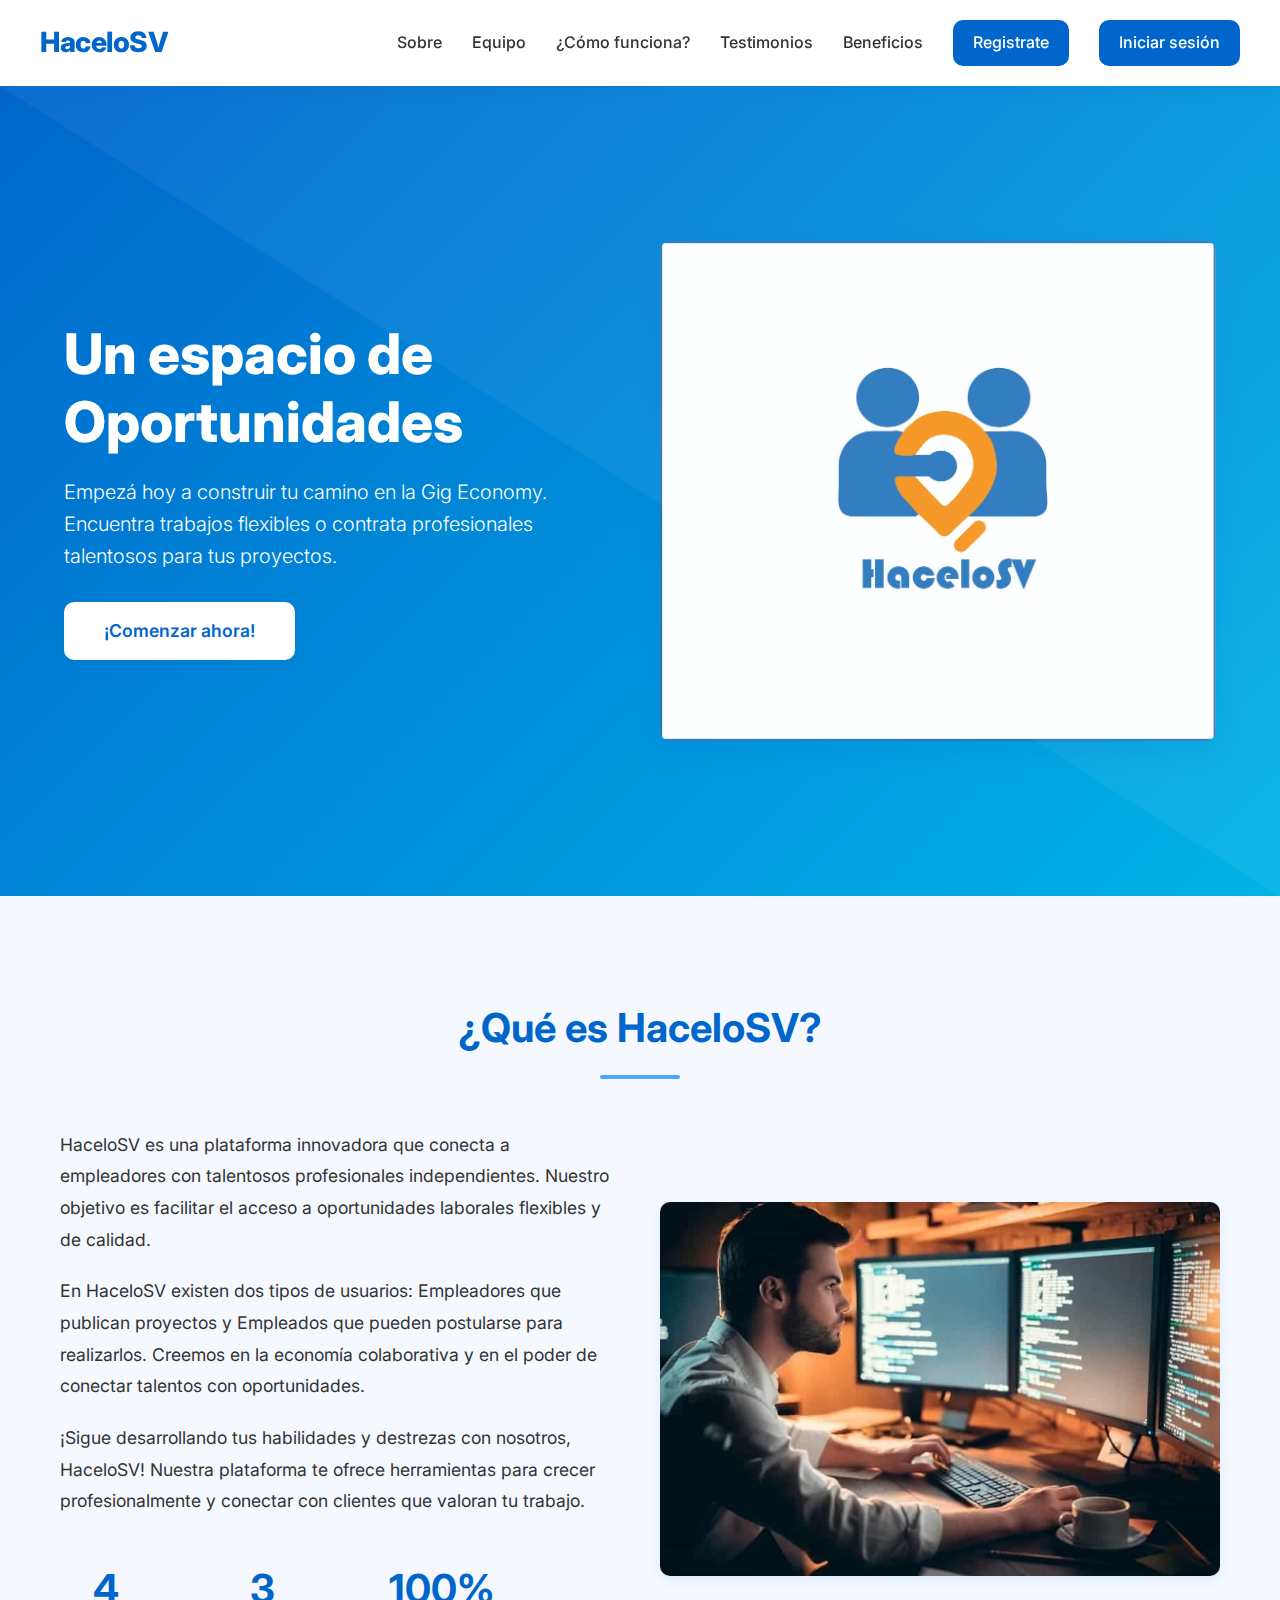
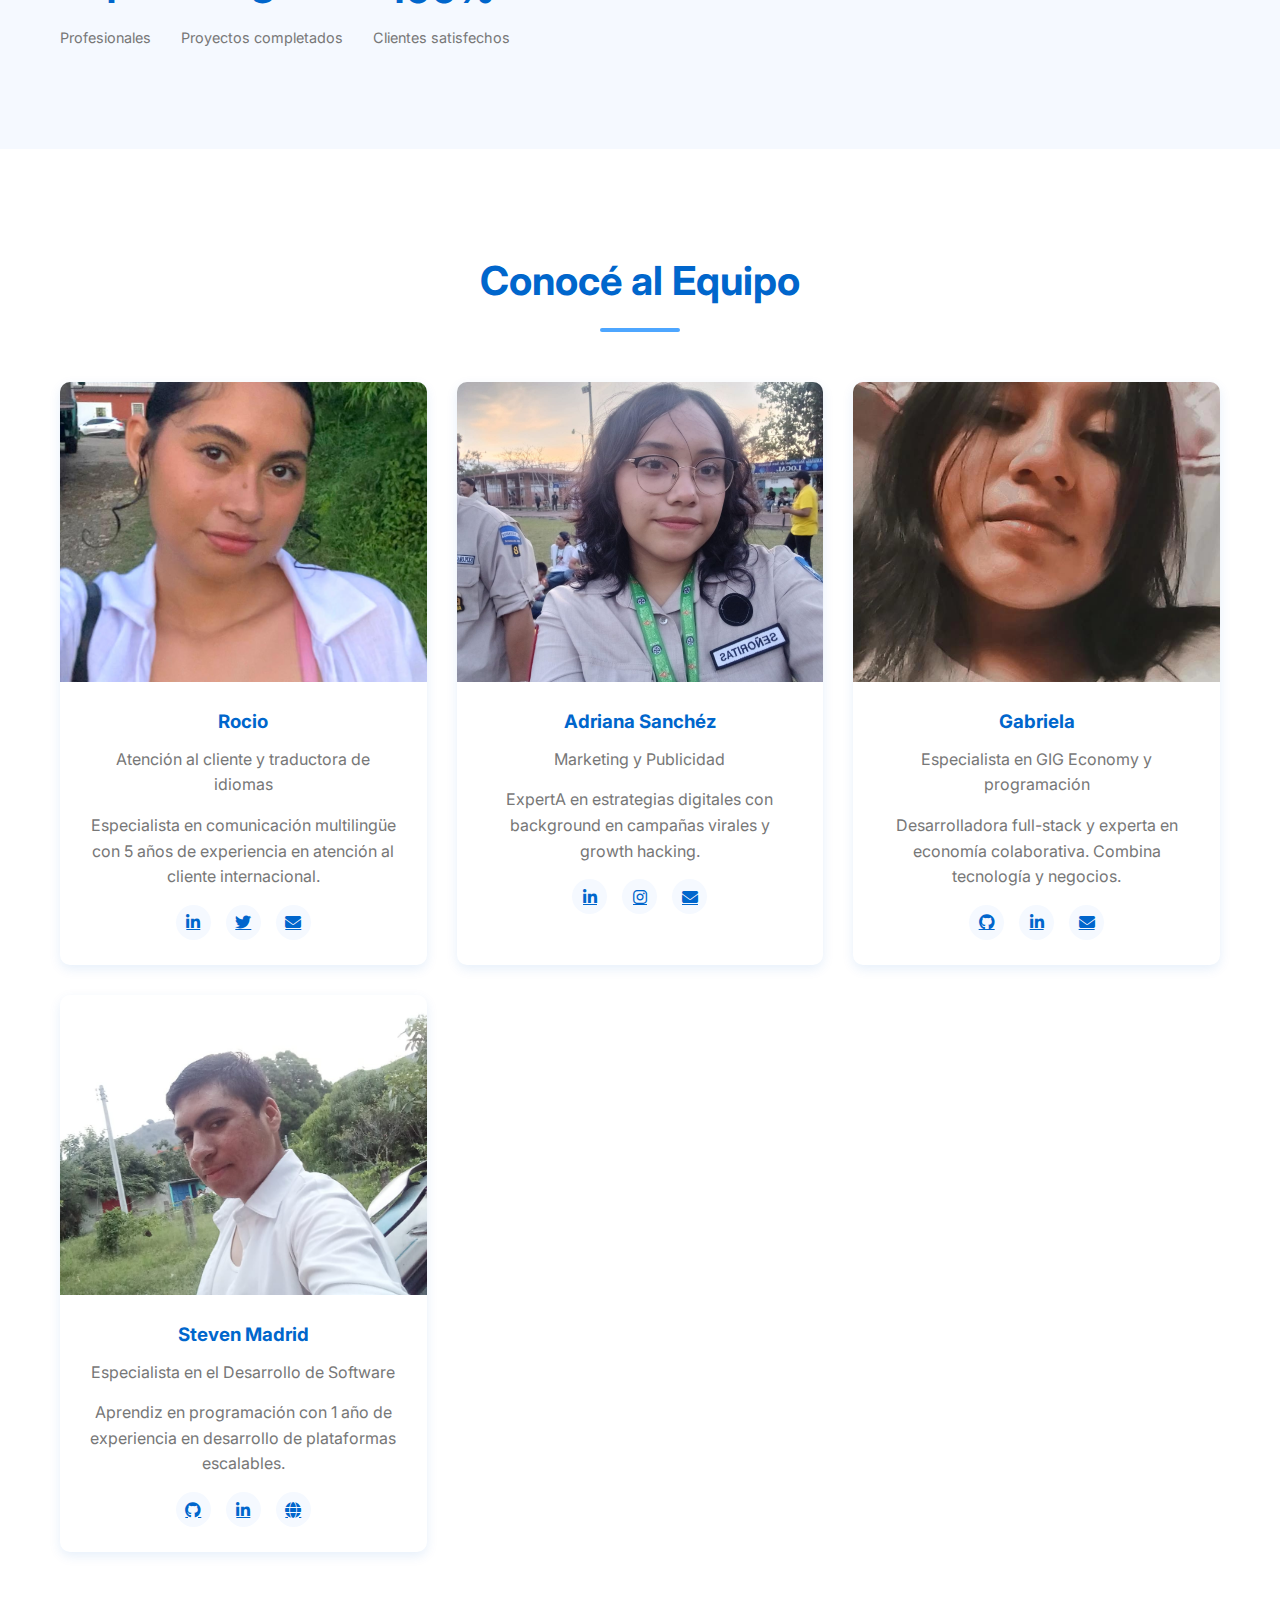
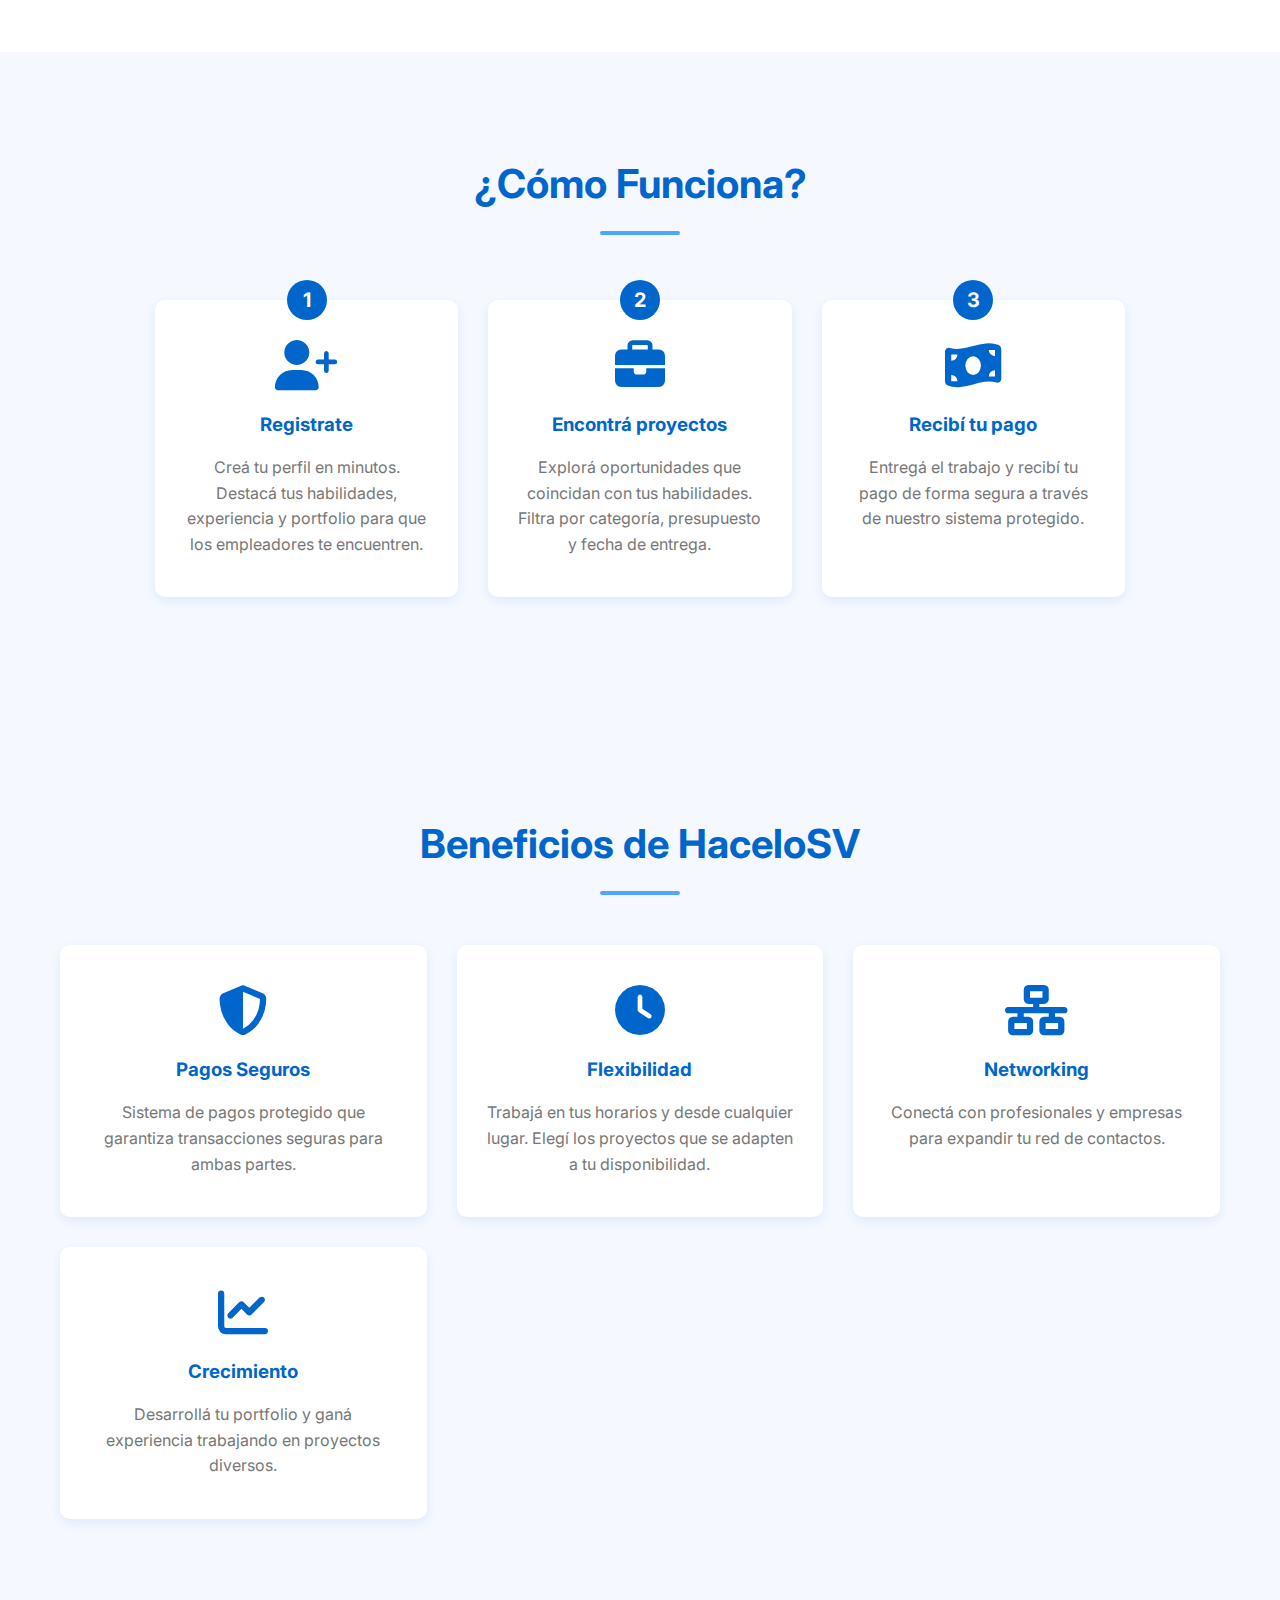
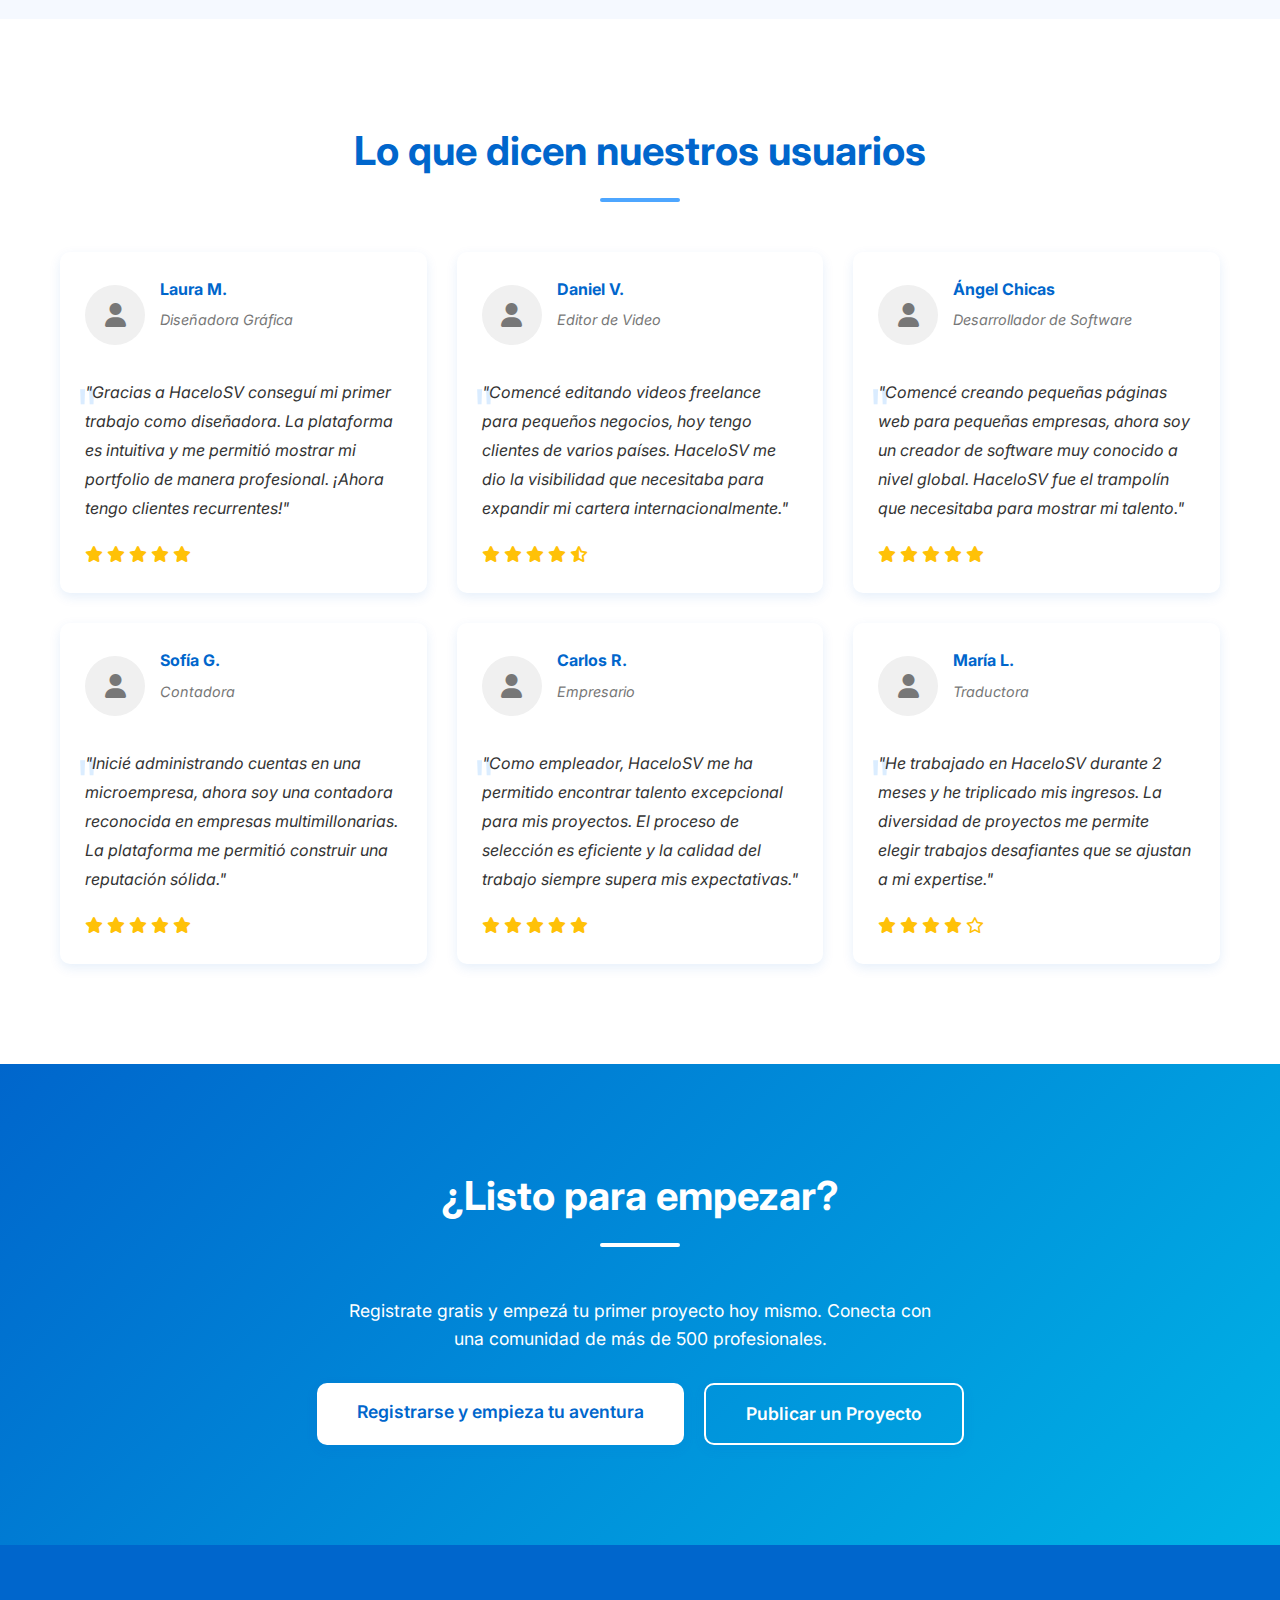
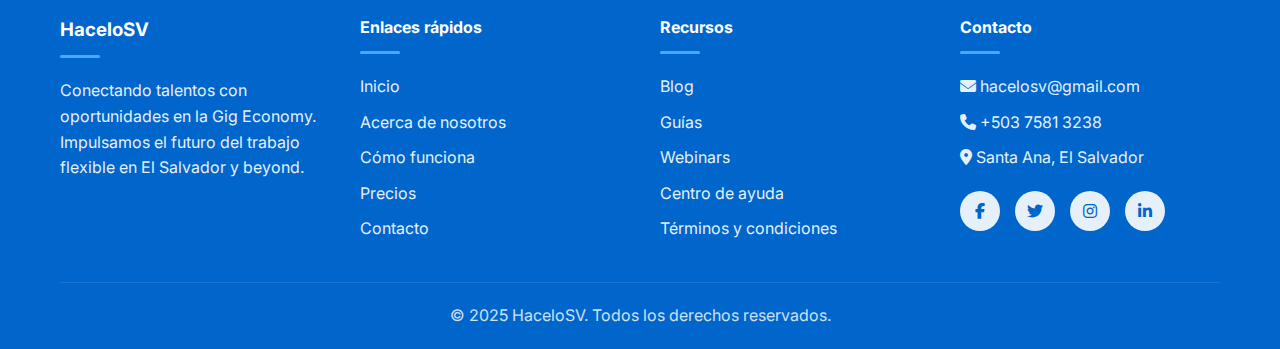
<file: Index.html>
<!DOCTYPE html>
<html lang="es">
<head>
  <meta charset="UTF-8" />
  <meta name="viewport" content="width=device-width, initial-scale=1.0" />
  <title>HaceloSV - Impulsando el Futuro</title>
  <link rel="stylesheet" href="https://cdnjs.cloudflare.com/ajax/libs/font-awesome/6.4.0/css/all.min.css">
  <link href="https://fonts.googleapis.com/css2?family=Inter:wght@300;400;500;600;700&display=swap" rel="stylesheet" />
  <style>
    :root {
      --color-primary: #0066cc;
      --color-secondary: #4da6ff;
      --color-accent: #00b3e6;
      --color-light: #f5f9ff;
      --color-white: #ffffff;
      --color-dark: #333333;
      --color-gray: #777777;
      --color-light-gray: #f0f0f0;
      --shadow: 0 4px 12px rgba(0, 102, 204, 0.1);
      --shadow-hover: 0 10px 25px rgba(0, 102, 204, 0.15);
      --border-radius: 10px;
      --transition: all 0.3s ease;
    }
    
    * {
      margin: 0;
      padding: 0;
      box-sizing: border-box;
    }
    
    body {
      font-family: 'Inter', sans-serif;
      color: var(--color-dark);
      line-height: 1.6;
      background-color: var(--color-white);
      overflow-x: hidden;
    }
    
    .container {
      max-width: 1200px;
      margin: 0 auto;
      padding: 0 20px;
    }
    
    /* NAVBAR */
    .navbar {
      display: flex;
      justify-content: space-between;
      align-items: center;
      padding: 20px 40px;
      background-color: var(--color-white);
      box-shadow: var(--shadow);
      position: sticky;
      top: 0;
      z-index: 100;
    }
    
    .logo {
      font-weight: 800;
      font-size: 28px;
      color: var(--color-primary);
      letter-spacing: -0.5px;
    }
    
    nav {
      display: flex;
      align-items: center;
      gap: 30px;
    }
    
    nav a {
      text-decoration: none;
      color: var(--color-dark);
      font-weight: 500;
      transition: var(--transition);
      position: relative;
    }
    
    nav a:not(.registro-btn):after {
      content: '';
      position: absolute;
      width: 0;
      height: 2px;
      bottom: -5px;
      left: 0;
      background-color: var(--color-primary);
      transition: var(--transition);
    }
    
    nav a:not(.registro-btn):hover:after {
      width: 100%;
    }
    
    nav a:hover {
      color: var(--color-primary);
    }
    
    .registro-btn {
      background-color: var(--color-primary);
      color: var(--color-white) !important;
      padding: 10px 20px;
      border-radius: var(--border-radius);
      transition: var(--transition);
    }
    
    .registro-btn:hover {
      background-color: var(--color-secondary);
      transform: translateY(-2px);
    }
    
    /* HERO SECTION */
    .hero {
      display: flex;
      align-items: center;
      min-height: 90vh;
      padding: 40px 5%;
      background: linear-gradient(135deg, var(--color-primary) 0%, var(--color-accent) 100%);
      color: var(--color-white);
      position: relative;
      overflow: hidden;
    }
    
    .hero::before {
      content: '';
      position: absolute;
      top: 0;
      left: 0;
      width: 100%;
      height: 100%;
      background-image: url('data:image/svg+xml;utf8,<svg xmlns="http://www.w3.org/2000/svg" viewBox="0 0 100 100" preserveAspectRatio="none"><path d="M0,0 L100,0 L100,100 Z" fill="rgba(255,255,255,0.05)"/></svg>');
      background-size: 100% 100%;
    }
    
    .hero-content {
      flex: 1;
      max-width: 600px;
      padding-right: 40px;
      position: relative;
      z-index: 1;
    }
    
    .hero h1 {
      font-size: 3.5rem;
      margin-bottom: 20px;
      font-weight: 800;
      line-height: 1.2;
    }
    
    .hero p {
      font-size: 1.25rem;
      margin-bottom: 30px;
      font-weight: 300;
    }
    
    .hero-btn {
      display: inline-block;
      background-color: var(--color-white);
      color: var(--color-primary);
      padding: 15px 40px;
      border-radius: var(--border-radius);
      text-decoration: none;
      font-weight: 600;
      font-size: 1.1rem;
      transition: var(--transition);
      box-shadow: var(--shadow);
    }
    
    .hero-btn:hover {
      transform: translateY(-3px);
      box-shadow: 0 6px 15px rgba(0, 0, 0, 0.15);
    }
    
    .hero-image {
      flex: 1;
      display: flex;
      justify-content: center;
      align-items: center;
    }
    
    .hero-image img {
      max-width: 100%;
      border-radius: var(--border-radius);
      box-shadow: var(--shadow-hover);
    }
    
    /* SECTIONS COMMON STYLES */
    section {
      padding: 100px 0;
    }
    
    section h2 {
      text-align: center;
      font-size: 2.5rem;
      margin-bottom: 50px;
      color: var(--color-primary);
      position: relative;
    }
    
    section h2:after {
      content: '';
      display: block;
      width: 80px;
      height: 4px;
      background: var(--color-secondary);
      margin: 15px auto;
      border-radius: 2px;
    }
    
    /* SOBRE NOSOTROS */
    .sobre {
      background-color: var(--color-light);
    }
    
    .sobre-content {
      display: flex;
      align-items: center;
      gap: 40px;
    }
    
    .sobre-text {
      flex: 1;
    }
    
    .sobre-text p {
      margin-bottom: 20px;
      font-size: 1.1rem;
      line-height: 1.8;
    }
    
    .sobre-stats {
      display: flex;
      gap: 30px;
      margin-top: 40px;
    }
    
    .stat {
      text-align: center;
    }
    
    .stat-number {
      font-size: 2.5rem;
      font-weight: 700;
      color: var(--color-primary);
      margin-bottom: 5px;
    }
    
    .stat-text {
      font-size: 0.9rem;
      color: var(--color-gray);
    }
    
    .sobre-image {
      flex: 1;
      display: flex;
      justify-content: center;
    }
    
    .sobre-image img {
      max-width: 100%;
      border-radius: var(--border-radius);
      box-shadow: var(--shadow);
    }
    
    /* EQUIPO */
    .equipo-grid {
      display: grid;
      grid-template-columns: repeat(auto-fit, minmax(280px, 1fr));
      gap: 30px;
      margin-top: 50px;
    }
    
    .card {
      background: var(--color-white);
      border-radius: var(--border-radius);
      overflow: hidden;
      box-shadow: var(--shadow);
      transition: var(--transition);
      text-align: center;
    }
    
    .card:hover {
      transform: translateY(-5px);
      box-shadow: var(--shadow-hover);
    }
    
    .card-image {
      width: 100%;
      height: 300px;
      overflow: hidden;
      position: relative;
    }
    
    .card-image img {
      width: 100%;
      height: 100%;
      object-fit: cover;
      transition: var(--transition);
    }
    
    .card:hover .card-image img {
      transform: scale(1.05);
    }
    
    .card-content {
      padding: 25px;
    }
    
    .card h3 {
      margin-bottom: 10px;
      color: var(--color-primary);
    }
    
    .card p {
      color: var(--color-gray);
      margin-bottom: 15px;
    }
    
    .card-social {
      display: flex;
      justify-content: center;
      gap: 15px;
      margin-top: 15px;
    }
    
    .card-social a {
      display: flex;
      align-items: center;
      justify-content: center;
      width: 35px;
      height: 35px;
      background: var(--color-light);
      border-radius: 50%;
      color: var(--color-primary);
      transition: var(--transition);
    }
    
    .card-social a:hover {
      background: var(--color-primary);
      color: var(--color-white);
    }
    
    /* COMO FUNCIONA */
    .funciona {
      background-color: var(--color-light);
    }
    
    .pasos {
      display: flex;
      justify-content: space-between;
      flex-wrap: wrap;
      max-width: 1000px;
      margin: 0 auto;
    }
    
    .paso {
      flex: 1;
      min-width: 280px;
      background: var(--color-white);
      padding: 40px 30px;
      margin: 15px;
      border-radius: var(--border-radius);
      box-shadow: var(--shadow);
      text-align: center;
      position: relative;
      transition: var(--transition);
    }
    
    .paso:hover {
      transform: translateY(-5px);
      box-shadow: var(--shadow-hover);
    }
    
    .paso:before {
      content: attr(data-number);
      position: absolute;
      top: -20px;
      left: 50%;
      transform: translateX(-50%);
      background: var(--color-primary);
      color: var(--color-white);
      width: 40px;
      height: 40px;
      border-radius: 50%;
      display: flex;
      align-items: center;
      justify-content: center;
      font-weight: bold;
      font-size: 20px;
    }
    
    .paso i {
      font-size: 50px;
      margin-bottom: 20px;
      color: var(--color-primary);
    }
    
    .paso h3 {
      margin-bottom: 15px;
      color: var(--color-primary);
    }
    
    .paso p {
      color: var(--color-gray);
    }
    
    /* TESTIMONIOS */
    .testimonios-grid {
      display: grid;
      grid-template-columns: repeat(auto-fit, minmax(320px, 1fr));
      gap: 30px;
    }
    
    .testimonio {
      background: var(--color-white);
      border-radius: var(--border-radius);
      box-shadow: var(--shadow);
      transition: var(--transition);
      overflow: hidden;
      display: flex;
      flex-direction: column;
    }
    
    .testimonio:hover {
      transform: translateY(-5px);
      box-shadow: var(--shadow-hover);
    }
    
    .testimonio-header {
      display: flex;
      align-items: center;
      padding: 25px 25px 0;
    }
    
    .testimonio-avatar {
      width: 60px;
      height: 60px;
      border-radius: 50%;
      overflow: hidden;
      margin-right: 15px;
      background-color: var(--color-light-gray);
      display: flex;
      align-items: center;
      justify-content: center;
      color: var(--color-gray);
      font-size: 24px;
    }
    
    .testimonio-info h4 {
      color: var(--color-primary);
      margin-bottom: 5px;
    }
    
    .testimonio-info p {
      color: var(--color-gray);
      font-size: 0.9rem;
    }
    
    .testimonio-content {
      padding: 25px;
      position: relative;
      flex-grow: 1;
    }
    
    .testimonio-content:before {
      content: '"';
      font-size: 60px;
      color: var(--color-secondary);
      opacity: 0.2;
      position: absolute;
      top: 10px;
      left: 15px;
    }
    
    .testimonio p {
      margin-bottom: 20px;
      font-style: italic;
      line-height: 1.8;
      position: relative;
      z-index: 1;
    }
    
    .testimonio-rating {
      color: #ffc107;
      margin-top: 15px;
    }
    
    /* CTA REGISTRO */
    .cta {
      text-align: center;
      background: linear-gradient(135deg, var(--color-primary) 0%, var(--color-accent) 100%);
      color: var(--color-white);
    }
    
    .cta h2 {
      color: var(--color-white);
    }
    
    .cta h2:after {
      background: var(--color-white);
    }
    
    .cta p {
      max-width: 600px;
      margin: 0 auto 30px;
      font-size: 1.1rem;
    }
    
    .cta-buttons {
      display: flex;
      justify-content: center;
      gap: 20px;
      flex-wrap: wrap;
    }
    
    .cta-btn {
      display: inline-block;
      background-color: var(--color-white);
      color: var(--color-primary);
      padding: 15px 40px;
      border-radius: var(--border-radius);
      text-decoration: none;
      font-weight: 600;
      font-size: 1.1rem;
      transition: var(--transition);
      box-shadow: var(--shadow);
    }
    
    .cta-btn.secondary {
      background-color: transparent;
      color: var(--color-white);
      border: 2px solid var(--color-white);
    }
    
    .cta-btn:hover {
      transform: translateY(-3px);
      box-shadow: 0 6px 15px rgba(0, 0, 0, 0.2);
    }
    
    .cta-btn.secondary:hover {
      background-color: var(--color-white);
      color: var(--color-primary);
    }
    
    /* BENEFICIOS */
    .beneficios {
      background-color: var(--color-light);
    }
    
    .beneficios-grid {
      display: grid;
      grid-template-columns: repeat(auto-fit, minmax(300px, 1fr));
      gap: 30px;
    }
    
    .beneficio {
      background: var(--color-white);
      padding: 40px 30px;
      border-radius: var(--border-radius);
      box-shadow: var(--shadow);
      text-align: center;
      transition: var(--transition);
    }
    
    .beneficio:hover {
      transform: translateY(-5px);
      box-shadow: var(--shadow-hover);
    }
    
    .beneficio i {
      font-size: 50px;
      color: var(--color-primary);
      margin-bottom: 20px;
    }
    
    .beneficio h3 {
      margin-bottom: 15px;
      color: var(--color-primary);
    }
    
    .beneficio p {
      color: var(--color-gray);
    }
    
    /* FOOTER */
    footer {
      background-color: var(--color-primary);
      color: var(--color-white);
      padding: 70px 0 20px;
    }
    
    .footer-content {
      display: grid;
      grid-template-columns: repeat(auto-fit, minmax(250px, 1fr));
      gap: 40px;
      margin-bottom: 30px;
    }
    
    .footer-section h3,
    .footer-section h4 {
      margin-bottom: 20px;
      position: relative;
    }
    
    .footer-section h3:after,
    .footer-section h4:after {
      content: '';
      display: block;
      width: 40px;
      height: 3px;
      background: var(--color-secondary);
      margin-top: 10px;
      border-radius: 2px;
    }
    
    .footer-section p {
      margin-bottom: 10px;
      opacity: 0.9;
    }
    
    .footer-section a {
      display: block;
      color: var(--color-white);
      text-decoration: none;
      margin-bottom: 10px;
      transition: var(--transition);
      opacity: 0.9;
    }
    
    .footer-section a:hover {
      opacity: 1;
      color: var(--color-secondary);
    }
    
    .social-icons {
      display: flex;
      gap: 15px;
      margin-top: 20px;
    }
    
    .social-icons a {
      display: inline-flex;
      align-items: center;
      justify-content: center;
      width: 40px;
      height: 40px;
      background: var(--color-white);
      border-radius: 50%;
      color: var(--color-primary);
      transition: var(--transition);
    }
    
    .social-icons a:hover {
      transform: translateY(-3px);
      background: var(--color-secondary);
      color: var(--color-white);
    }
    
    .footer-bottom {
      text-align: center;
      padding-top: 20px;
      border-top: 1px solid rgba(255, 255, 255, 0.1);
    }
    
    .footer-bottom p {
      opacity: 0.8;
    }
    
    /* RESPONSIVE */
    @media (max-width: 968px) {
      .hero {
        flex-direction: column;
        text-align: center;
        padding: 60px 5%;
      }
      
      .hero-content {
        padding-right: 0;
        margin-bottom: 40px;
      }
      
      .sobre-content {
        flex-direction: column;
      }
      
      .navbar {
        flex-direction: column;
        padding: 15px 20px;
      }
      
      nav {
        margin-top: 15px;
        flex-wrap: wrap;
        justify-content: center;
        gap: 15px;
      }
    }
    
    @media (max-width: 768px) {
      .hero h1 {
        font-size: 2.5rem;
      }
      
      section {
        padding: 80px 0;
      }
      
      section h2 {
        font-size: 2rem;
      }
      
      .pasos {
        flex-direction: column;
      }
      
      .cta-buttons {
        flex-direction: column;
        align-items: center;
      }
      
      .sobre-stats {
        flex-direction: column;
        gap: 20px;
      }
    }
    
    @media (max-width: 480px) {
      .hero h1 {
        font-size: 2rem;
      }
      
      .hero p {
        font-size: 1rem;
      }
      
      .hero-btn,
      .cta-btn {
        padding: 12px 30px;
        font-size: 1rem;
      }
      
      section h2 {
        font-size: 1.8rem;
      }
      
      .navbar {
        padding: 10px 15px;
      }
      
      nav {
        gap: 10px;
      }
      
      .registro-btn {
        padding: 8px 15px;
      }
    }
  </style>
</head>
<body>

  <!-- NAVBAR -->
  <header class="navbar">
    <div class="logo">HaceloSV</div>
    <nav>
      <a href="#sobre">Sobre</a>
      <a href="#equipo">Equipo</a>
      <a href="#funciona">¿Cómo funciona?</a>
      <a href="#testimonios">Testimonios</a>
      <a href="#beneficios">Beneficios</a>
      <a href="iniciodesesión.html" class="registro-btn">Registrate</a>
      <a href="Iniciodesesión.html" class="registro-btn">Iniciar sesión</a>
    </nav>
  </header>

  <!-- HERO SECTION -->
  <section class="hero">
    <div class="hero-content">
      <h1>Un espacio de Oportunidades</h1>
      <p>Empezá hoy a construir tu camino en la Gig Economy. Encuentra trabajos flexibles o contrata profesionales talentosos para tus proyectos.</p>
      <a href="#registro" class="hero-btn">¡Comenzar ahora!</a>
    </div>
    <div class="hero-image">
      <img src="WhatsApp Image 2025-09-04 at 3.35.52 PM.jpeg" alt="Ilustración de conexión">
    </div>
  </section>

  <!-- SOBRE NOSOTROS -->
  <section class="sobre" id="sobre">
    <div class="container">
      <h2>¿Qué es HaceloSV?</h2>
      <div class="sobre-content">
        <div class="sobre-text">
          <p>HaceloSV es una plataforma innovadora que conecta a empleadores con talentosos profesionales independientes. Nuestro objetivo es facilitar el acceso a oportunidades laborales flexibles y de calidad.</p>
          <p>En HaceloSV existen dos tipos de usuarios: Empleadores que publican proyectos y Empleados que pueden postularse para realizarlos. Creemos en la economía colaborativa y en el poder de conectar talentos con oportunidades.</p>
          <p>¡Sigue desarrollando tus habilidades y destrezas con nosotros, HaceloSV! Nuestra plataforma te ofrece herramientas para crecer profesionalmente y conectar con clientes que valoran tu trabajo.</p>
          
          <div class="sobre-stats">
            <div class="stat">
              <div class="stat-number">4</div>
              <div class="stat-text">Profesionales</div>
            </div>
            <div class="stat">
              <div class="stat-number">3</div>
              <div class="stat-text">Proyectos completados</div>
            </div>
            <div class="stat">
              <div class="stat-number">100%</div>
              <div class="stat-text">Clientes satisfechos</div>
            </div>
          </div>
        </div>
        <div class="sobre-image">
          <img src="desarrollo-de-software-bogota-800x534-1 (1).jpg" alt="Ilustración de conexión">
        </div>
      </div>
    </div>
  </section>

  <!-- EQUIPO -->
  <section class="equipo" id="equipo">
    <div class="container">
      <h2>Conocé al Equipo</h2>
      <div class="equipo-grid">
        <div class="card">
          <div class="card-image">
            <img src="Rocio.jpeg" alt="Rocio" onerror="this.src='data:image/svg+xml;utf8,<svg xmlns=%22http://www.w3.org/2000/svg%22 viewBox=%220 0 200 200%22><rect width=%22200%22 height=%22200%22 fill=%22%23e0e0e0%22/><text x=%22100%22 y=%22100%22 font-family=%22Arial%22 font-size=%2250%22 fill=%22%23999%22 text-anchor=%22middle%22 dominant-baseline=%22middle%22>R</text></svg>'" />
          </div>
          <div class="card-content">
            <h3>Rocio</h3>
            <p>Atención al cliente y traductora de idiomas</p>
            <p class="card-desc">Especialista en comunicación multilingüe con 5 años de experiencia en atención al cliente internacional.</p>
            <div class="card-social">
              <a href="#"><i class="fab fa-linkedin-in"></i></a>
              <a href="#"><i class="fab fa-twitter"></i></a>
              <a href="#"><i class="fas fa-envelope"></i></a>
            </div>
          </div>
        </div>
        <div class="card">
          <div class="card-image">
            <img src="Adriana Sanchéz.jpeg" alt="Adriana" onerror="this.src='data:image/svg+xml;utf8,<svg xmlns=%22http://www.w3.org/2000/svg%22 viewBox=%220 0 200 200%22><rect width=%22200%22 height=%22200%22 fill=%22%23e0e0e0%22/><text x=%22100%22 y=%22100%22 font-family=%22Arial%22 font-size=%2250%22 fill=%22%23999%22 text-anchor=%22middle%22 dominant-baseline=%22middle%22>A</text></svg>'" />
          </div>
          <div class="card-content">
            <h3>Adriana Sanchéz</h3>
            <p>Marketing y Publicidad</p>
            <p class="card-desc">ExpertA en estrategias digitales con background en campañas virales y growth hacking.</p>
            <div class="card-social">
              <a href="#"><i class="fab fa-linkedin-in"></i></a>
              <a href="#"><i class="fab fa-instagram"></i></a>
              <a href="#"><i class="fas fa-envelope"></i></a>
            </div>
          </div>
        </div>
        <div class="card">
          <div class="card-image">
            <img src="Gabriela.jpeg" alt="Gabriela" onerror="this.src='data:image/svg+xml;utf8,<svg xmlns=%22http://www.w3.org/2000/svg%22 viewBox=%220 0 200 200%22><rect width=%22200%22 height=%22200%22 fill=%22%23e0e0e0%22/><text x=%22100%22 y=%22100%22 font-family=%22Arial%22 font-size=%2250%22 fill=%22%23999%22 text-anchor=%22middle%22 dominant-baseline=%22middle%22>G</text></svg>'" />
          </div>
          <div class="card-content">
            <h3>Gabriela</h3>
            <p>Especialista en GIG Economy y programación</p>
            <p class="card-desc">Desarrolladora full-stack y experta en economía colaborativa. Combina tecnología y negocios.</p>
            <div class="card-social">
              <a href="#"><i class="fab fa-github"></i></a>
              <a href="#"><i class="fab fa-linkedin-in"></i></a>
              <a href="#"><i class="fas fa-envelope"></i></a>
            </div>
          </div>
        </div>
        <div class="card">
          <div class="card-image">
            <img src="Steven Madrid.jpeg" alt="Steven" onerror="this.src='data:image/svg+xml;utf8,<svg xmlns=%22http://www.w3.org/2000/svg%22 viewBox=%220 0 200 200%22><rect width=%22200%22 height=%22200%22 fill=%22%23e0e0e0%22/><text x=%22100%22 y=%22100%22 font-family=%22Arial%22 font-size=%2250%22 fill=%22%23999%22 text-anchor=%22middle%22 dominant-baseline=%22middle%22>S</text></svg>'" />
          </div>
          <div class="card-content">
            <h3>Steven Madrid</h3>
            <p>Especialista en el Desarrollo de Software</p>
            <p class="card-desc">Aprendiz en programación con 1 año de experiencia en desarrollo de plataformas escalables.</p>
            <div class="card-social">
              <a href="#"><i class="fab fa-github"></i></a>
              <a href="#"><i class="fab fa-linkedin-in"></i></a>
              <a href="#"><i class="fas fa-globe"></i></a>
            </div>
          </div>
        </div>
      </div>
    </div>
  </section>

  <!-- COMO FUNCIONA -->
  <section class="funciona" id="funciona">
    <div class="container">
      <h2>¿Cómo Funciona?</h2>
      <div class="pasos">
        <div class="paso" data-number="1">
          <i class="fas fa-user-plus"></i>
          <h3>Registrate</h3>
          <p>Creá tu perfil en minutos. Destacá tus habilidades, experiencia y portfolio para que los empleadores te encuentren.</p>
        </div>
        <div class="paso" data-number="2">
          <i class="fas fa-briefcase"></i>
          <h3>Encontrá proyectos</h3>
          <p>Explorá oportunidades que coincidan con tus habilidades. Filtra por categoría, presupuesto y fecha de entrega.</p>
        </div>
        <div class="paso" data-number="3">
          <i class="fas fa-money-bill-wave"></i>
          <h3>Recibí tu pago</h3>
          <p>Entregá el trabajo y recibí tu pago de forma segura a través de nuestro sistema protegido.</p>
        </div>
      </div>
    </div>
  </section>

  <!-- BENEFICIOS -->
  <section class="beneficios" id="beneficios">
    <div class="container">
      <h2>Beneficios de HaceloSV</h2>
      <div class="beneficios-grid">
        <div class="beneficio">
          <i class="fas fa-shield-alt"></i>
          <h3>Pagos Seguros</h3>
          <p>Sistema de pagos protegido que garantiza transacciones seguras para ambas partes.</p>
        </div>
        <div class="beneficio">
          <i class="fas fa-clock"></i>
          <h3>Flexibilidad</h3>
          <p>Trabajá en tus horarios y desde cualquier lugar. Elegí los proyectos que se adapten a tu disponibilidad.</p>
        </div>
        <div class="beneficio">
          <i class="fas fa-network-wired"></i>
          <h3>Networking</h3>
          <p>Conectá con profesionales y empresas para expandir tu red de contactos.</p>
        </div>
        <div class="beneficio">
          <i class="fas fa-chart-line"></i>
          <h3>Crecimiento</h3>
          <p>Desarrollá tu portfolio y ganá experiencia trabajando en proyectos diversos.</p>
        </div>
      </div>
    </div>
  </section>

  <!-- TESTIMONIOS -->
  <section class="testimonios" id="testimonios">
    <div class="container">
      <h2>Lo que dicen nuestros usuarios</h2>
      <div class="testimonios-grid">
        <div class="testimonio">
          <div class="testimonio-header">
            <div class="testimonio-avatar">
              <i class="fas fa-user"></i>
            </div>
            <div class="testimonio-info">
              <h4>Laura M.</h4>
              <p>Diseñadora Gráfica</p>
            </div>
          </div>
          <div class="testimonio-content">
            <p>"Gracias a HaceloSV conseguí mi primer trabajo como diseñadora. La plataforma es intuitiva y me permitió mostrar mi portfolio de manera profesional. ¡Ahora tengo clientes recurrentes!"</p>
            <div class="testimonio-rating">
              <i class="fas fa-star"></i>
              <i class="fas fa-star"></i>
              <i class="fas fa-star"></i>
              <i class="fas fa-star"></i>
              <i class="fas fa-star"></i>
            </div>
          </div>
        </div>
        <div class="testimonio">
          <div class="testimonio-header">
            <div class="testimonio-avatar">
              <i class="fas fa-user"></i>
            </div>
            <div class="testimonio-info">
              <h4>Daniel V.</h4>
              <p>Editor de Video</p>
            </div>
          </div>
          <div class="testimonio-content">
            <p>"Comencé editando videos freelance para pequeños negocios, hoy tengo clientes de varios países. HaceloSV me dio la visibilidad que necesitaba para expandir mi cartera internacionalmente."</p>
            <div class="testimonio-rating">
              <i class="fas fa-star"></i>
              <i class="fas fa-star"></i>
              <i class="fas fa-star"></i>
              <i class="fas fa-star"></i>
              <i class="fas fa-star-half-alt"></i>
            </div>
          </div>
        </div>
        <div class="testimonio">
          <div class="testimonio-header">
            <div class="testimonio-avatar">
              <i class="fas fa-user"></i>
            </div>
            <div class="testimonio-info">
              <h4>Ángel Chicas</h4>
              <p>Desarrollador de Software</p>
            </div>
          </div>
          <div class="testimonio-content">
            <p>"Comencé creando pequeñas páginas web para pequeñas empresas, ahora soy un creador de software muy conocido a nivel global. HaceloSV fue el trampolín que necesitaba para mostrar mi talento."</p>
            <div class="testimonio-rating">
              <i class="fas fa-star"></i>
              <i class="fas fa-star"></i>
              <i class="fas fa-star"></i>
              <i class="fas fa-star"></i>
              <i class="fas fa-star"></i>
            </div>
          </div>
        </div>
        <div class="testimonio">
          <div class="testimonio-header">
            <div class="testimonio-avatar">
              <i class="fas fa-user"></i>
            </div>
            <div class="testimonio-info">
              <h4>Sofía G.</h4>
              <p>Contadora</p>
            </div>
          </div>
          <div class="testimonio-content">
            <p>"Inicié administrando cuentas en una microempresa, ahora soy una contadora reconocida en empresas multimillonarias. La plataforma me permitió construir una reputación sólida."</p>
            <div class="testimonio-rating">
              <i class="fas fa-star"></i>
              <i class="fas fa-star"></i>
              <i class="fas fa-star"></i>
              <i class="fas fa-star"></i>
              <i class="fas fa-star"></i>
            </div>
          </div>
        </div>
        <div class="testimonio">
          <div class="testimonio-header">
            <div class="testimonio-avatar">
              <i class="fas fa-user"></i>
            </div>
            <div class="testimonio-info">
              <h4>Carlos R.</h4>
              <p>Empresario</p>
            </div>
          </div>
          <div class="testimonio-content">
            <p>"Como empleador, HaceloSV me ha permitido encontrar talento excepcional para mis proyectos. El proceso de selección es eficiente y la calidad del trabajo siempre supera mis expectativas."</p>
            <div class="testimonio-rating">
              <i class="fas fa-star"></i>
              <i class="fas fa-star"></i>
              <i class="fas fa-star"></i>
              <i class="fas fa-star"></i>
              <i class="fas fa-star"></i>
            </div>
          </div>
        </div>
        <div class="testimonio">
          <div class="testimonio-header">
            <div class="testimonio-avatar">
              <i class="fas fa-user"></i>
            </div>
            <div class="testimonio-info">
              <h4>María L.</h4>
              <p>Traductora</p>
            </div>
          </div>
          <div class="testimonio-content">
            <p>"He trabajado en HaceloSV durante 2 meses y he triplicado mis ingresos. La diversidad de proyectos me permite elegir trabajos desafiantes que se ajustan a mi expertise."</p>
            <div class="testimonio-rating">
              <i class="fas fa-star"></i>
              <i class="fas fa-star"></i>
              <i class="fas fa-star"></i>
              <i class="fas fa-star"></i>
              <i class="far fa-star"></i>
            </div>
          </div>
        </div>
      </div>
    </div>
  </section>

  <!-- CTA REGISTRO -->
  <section class="cta" id="registro">
    <div class="container">
      <h2>¿Listo para empezar?</h2>
      <p>Registrate gratis y empezá tu primer proyecto hoy mismo. Conecta con una comunidad de más de 500 profesionales.</p>
      <div class="cta-buttons">
        <a href="Iniciodesesión.html" class="cta-btn">Registrarse y empieza tu aventura</a>
        <a href="registro-employer.html" class="cta-btn secondary">Publicar un Proyecto</a>
      </div>
    </div>
  </section>

  <!-- FOOTER -->
  <footer>
    <div class="container">
      <div class="footer-content">
        <div class="footer-section">
          <h3>HaceloSV</h3>
          <p>Conectando talentos con oportunidades en la Gig Economy. Impulsamos el futuro del trabajo flexible en El Salvador y beyond.</p>
        </div>
        <div class="footer-section">
          <h4>Enlaces rápidos</h4>
          <a href="#">Inicio</a>
          <a href="#">Acerca de nosotros</a>
          <a href="#">Cómo funciona</a>
          <a href="#">Precios</a>
          <a href="#">Contacto</a>
        </div>
        <div class="footer-section">
          <h4>Recursos</h4>
          <a href="#">Blog</a>
          <a href="#">Guías</a>
          <a href="#">Webinars</a>
          <a href="#">Centro de ayuda</a>
          <a href="Terminos.html">Términos y condiciones</a>
        </div>
        <div class="footer-section">
          <h4>Contacto</h4>
          <p><i class="fas fa-envelope"></i> hacelosv@gmail.com</p>
          <p><i class="fas fa-phone"></i> +503 7581 3238</p>
          <p><i class="fas fa-map-marker-alt"></i> Santa Ana, El Salvador</p>
          <div class="social-icons">
            <a href="#"><i class="fab fa-facebook-f"></i></a>
            <a href="#"><i class="fab fa-twitter"></i></a>
            <a href="#"><i class="fab fa-instagram"></i></a>
            <a href="#"><i class="fab fa-linkedin-in"></i></a>
          </div>
        </div>
      </div>
      <div class="footer-bottom">
        <p>&copy; 2025 HaceloSV. Todos los derechos reservados.</p>
      </div>
    </div>
  </footer>

</body>

</html>
</file>
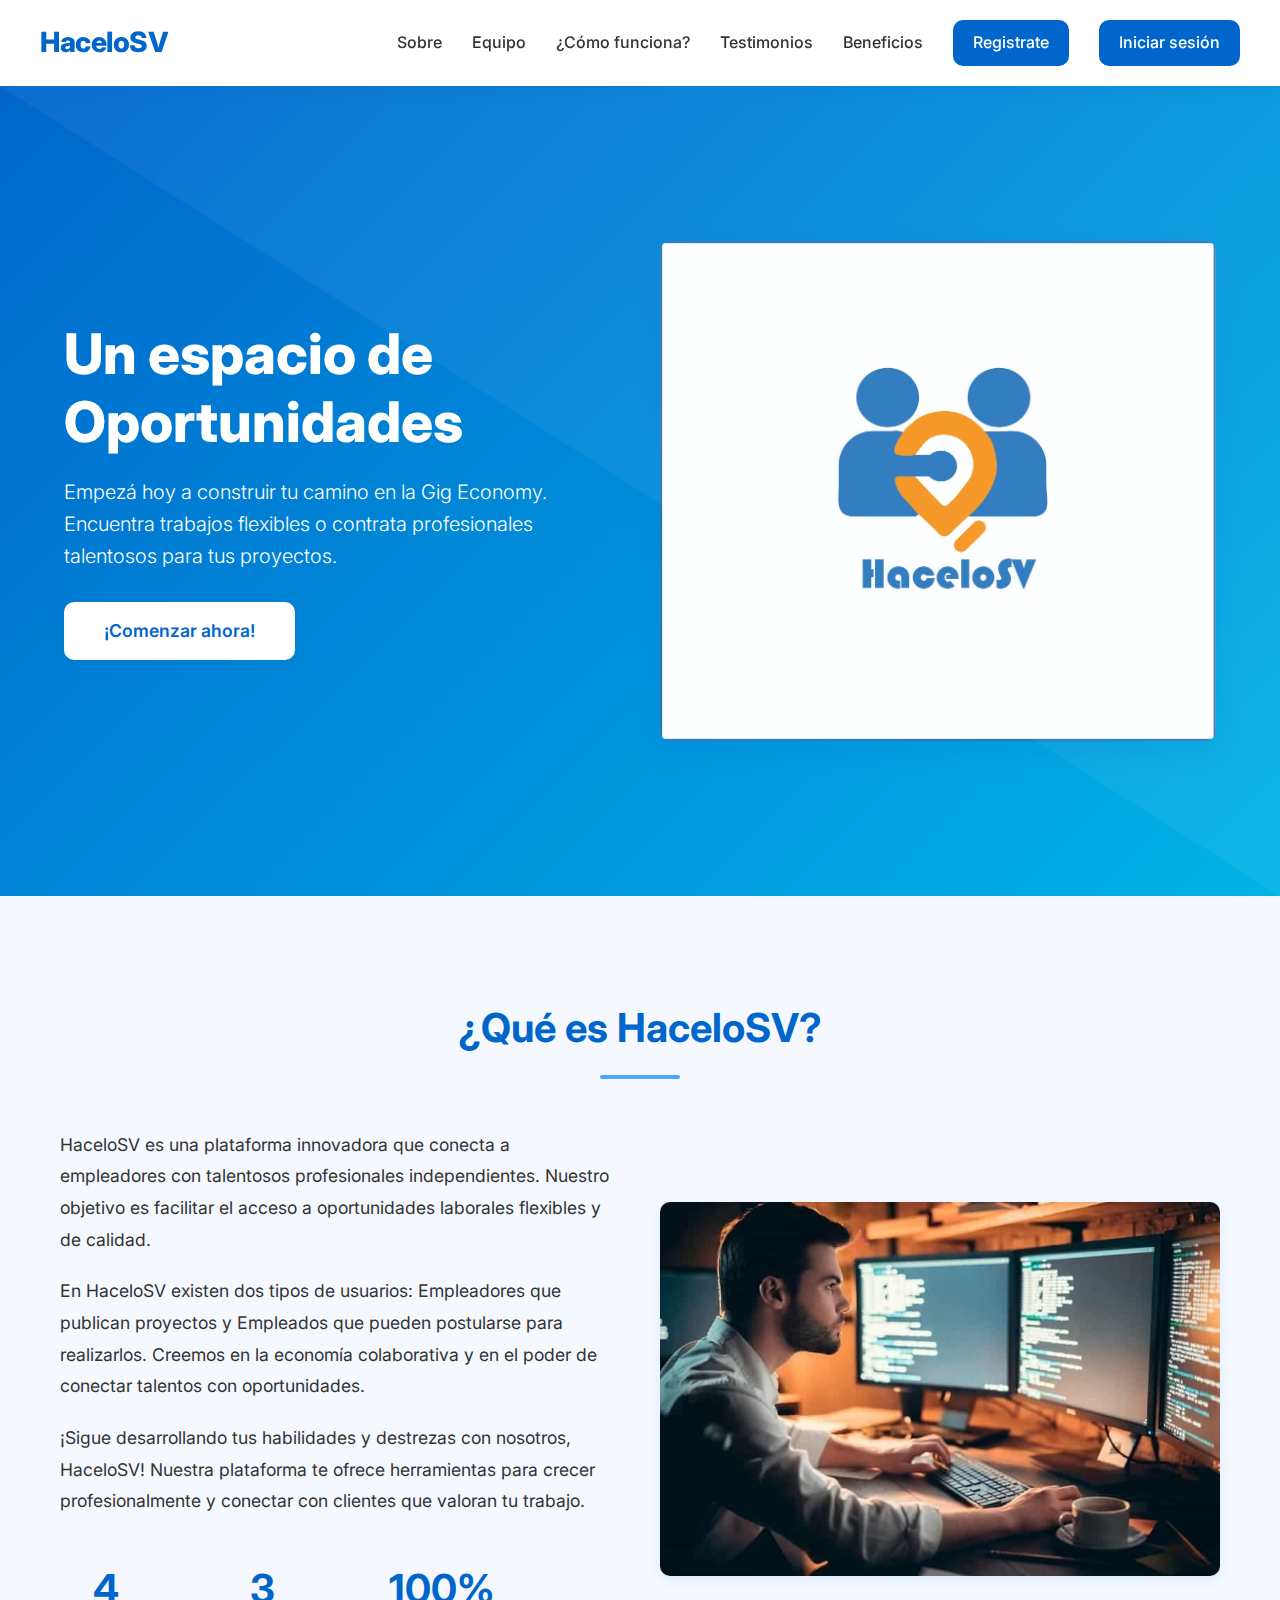
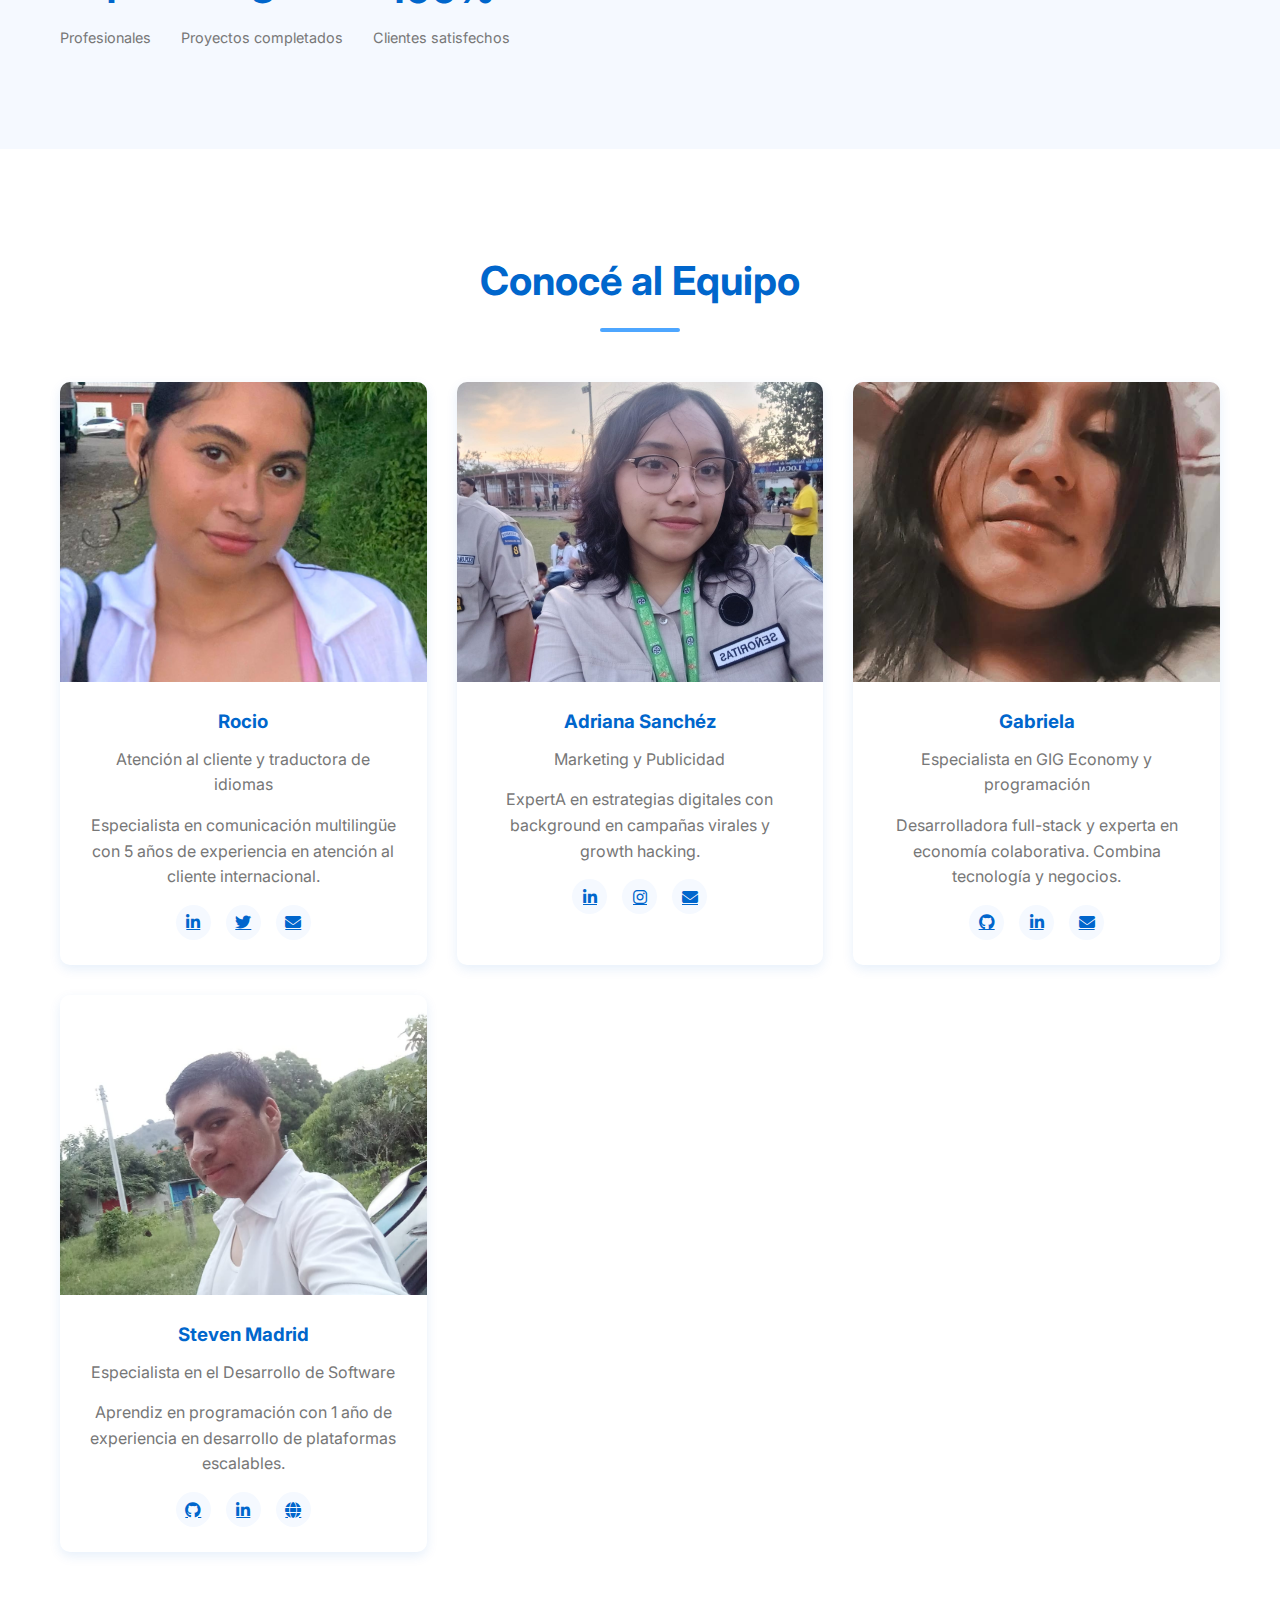
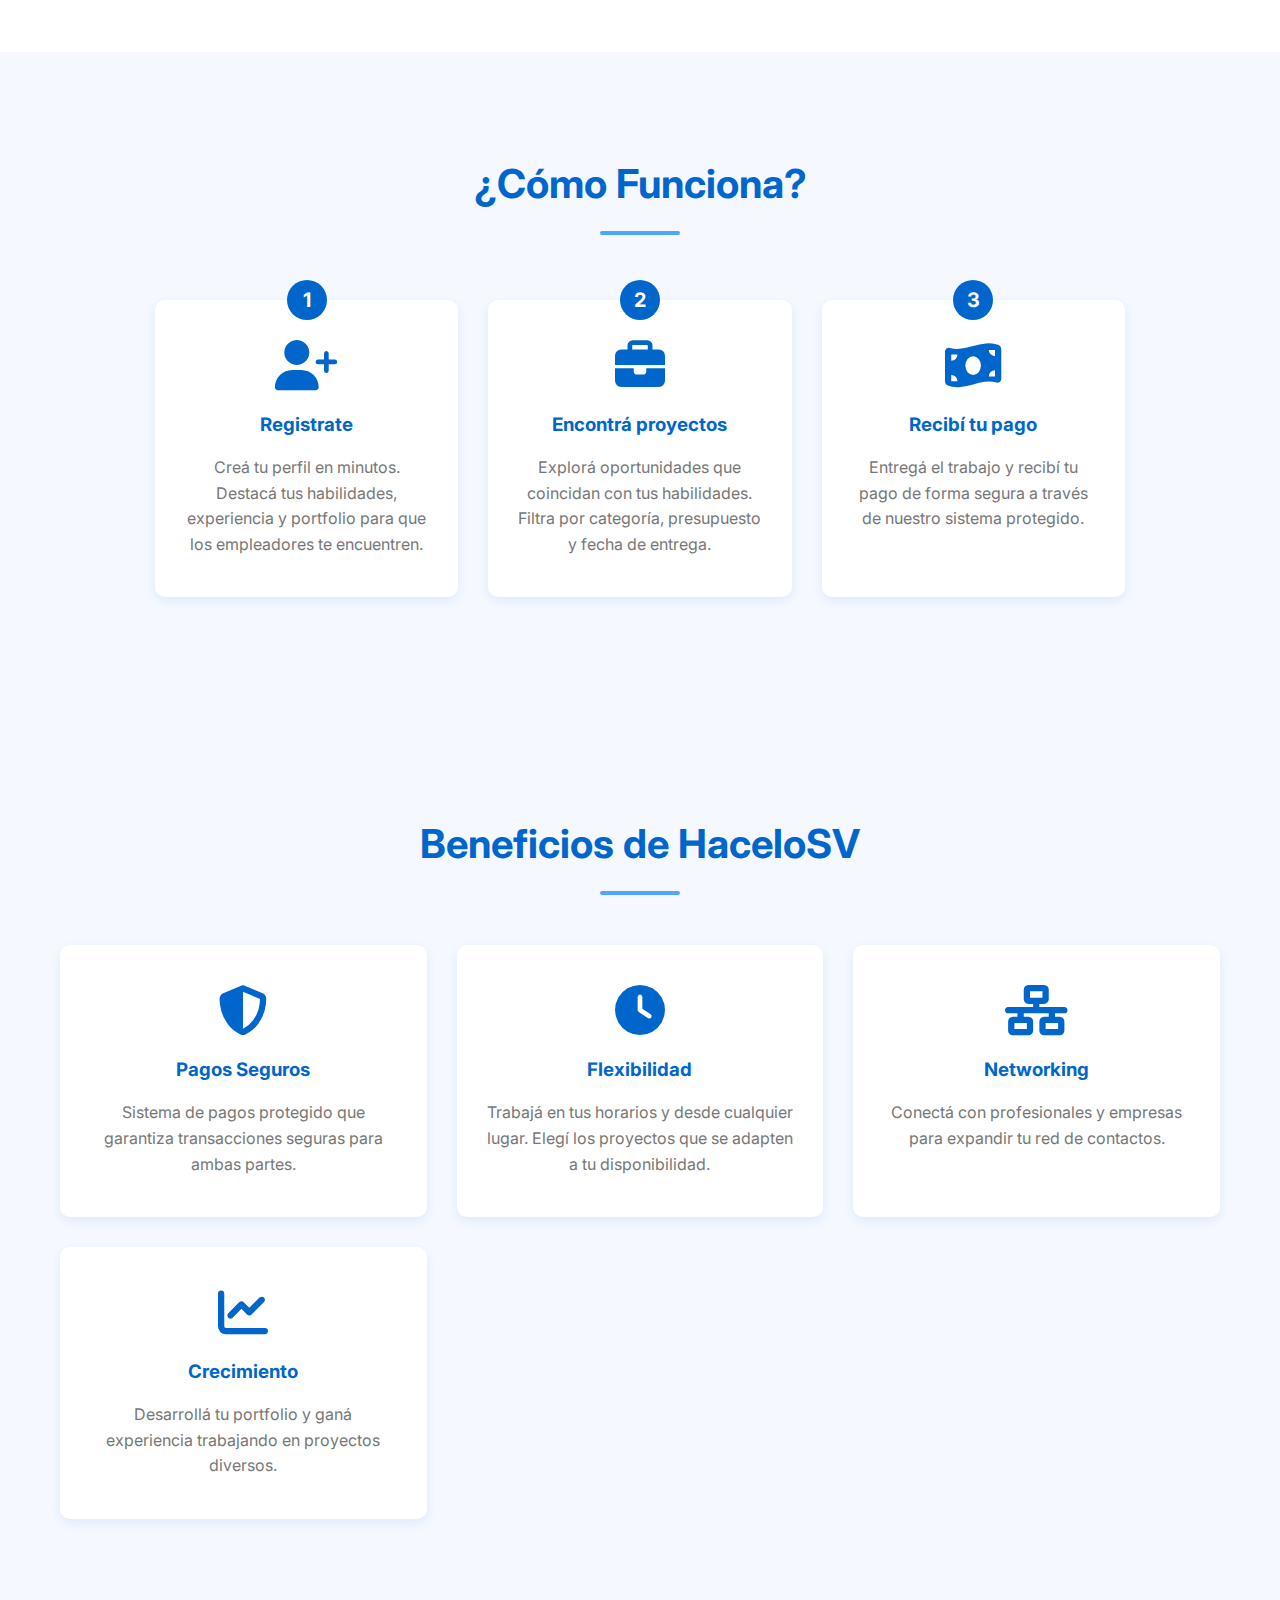
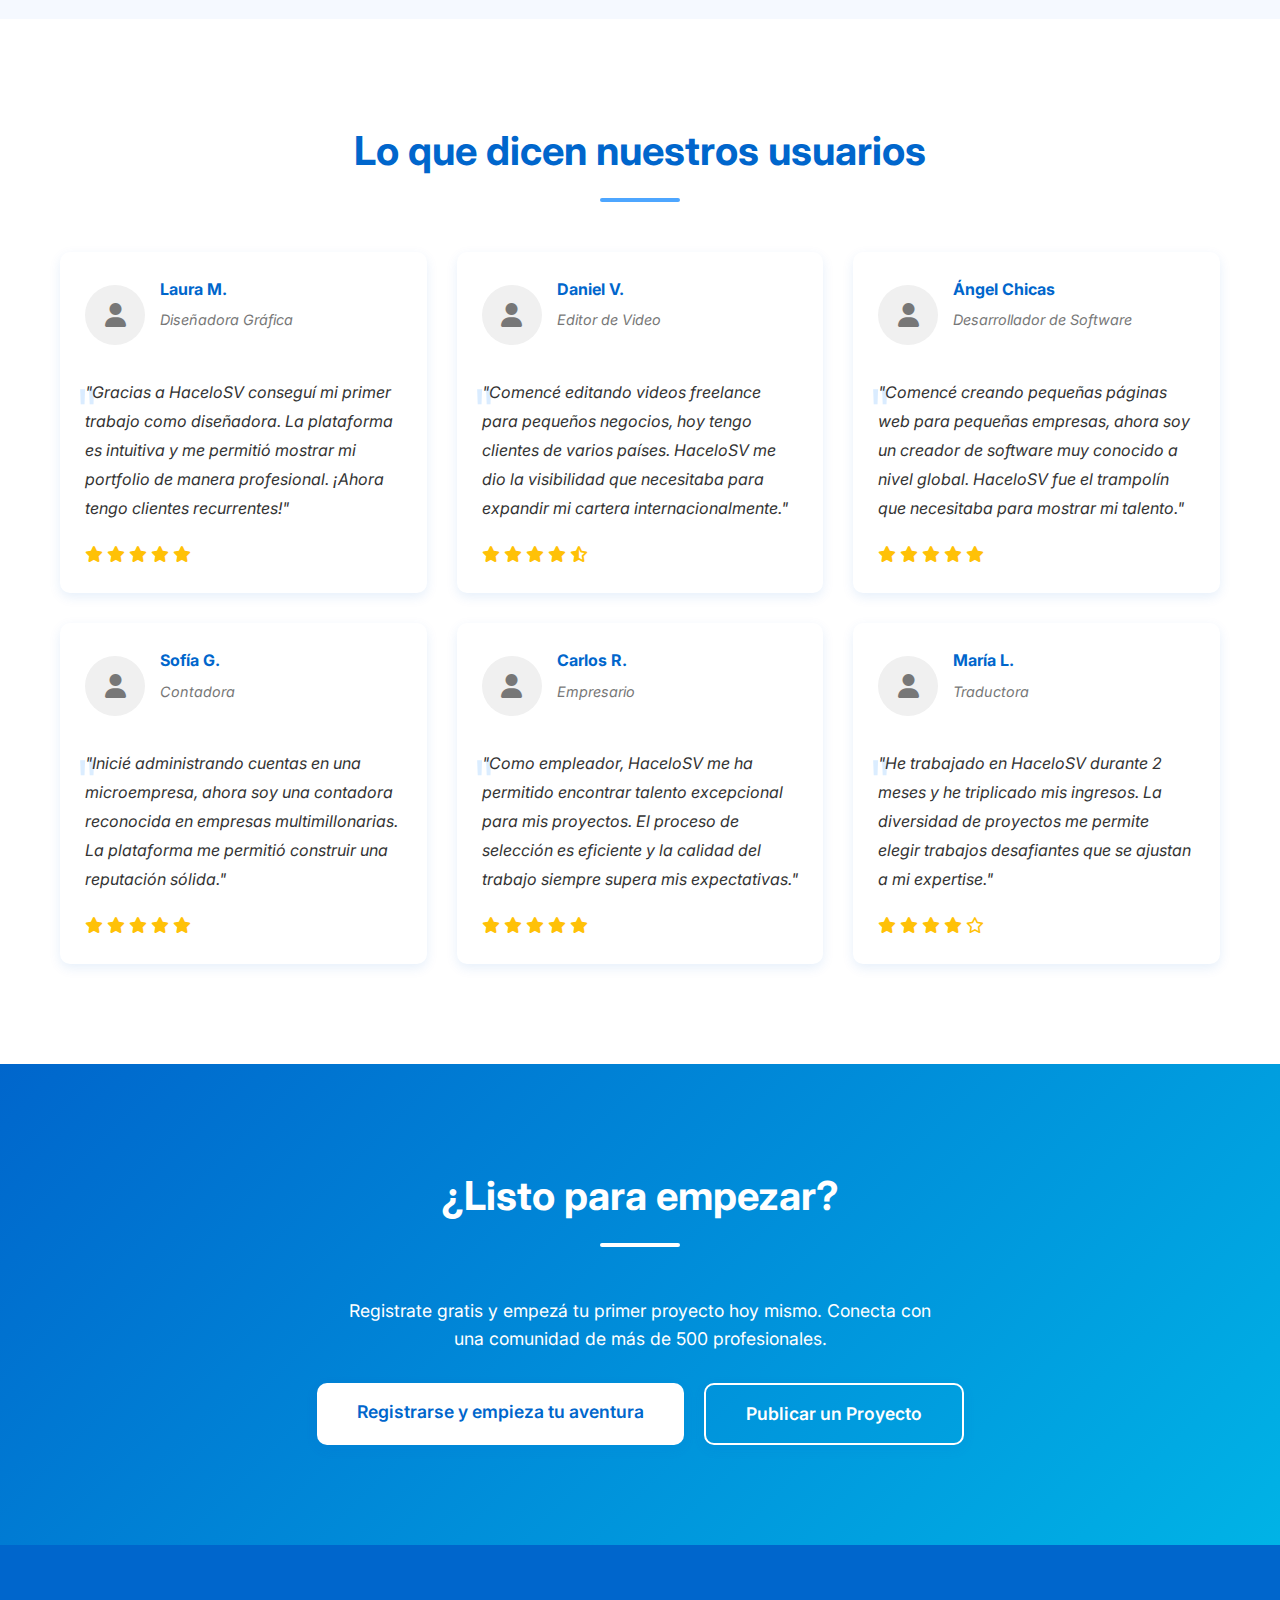
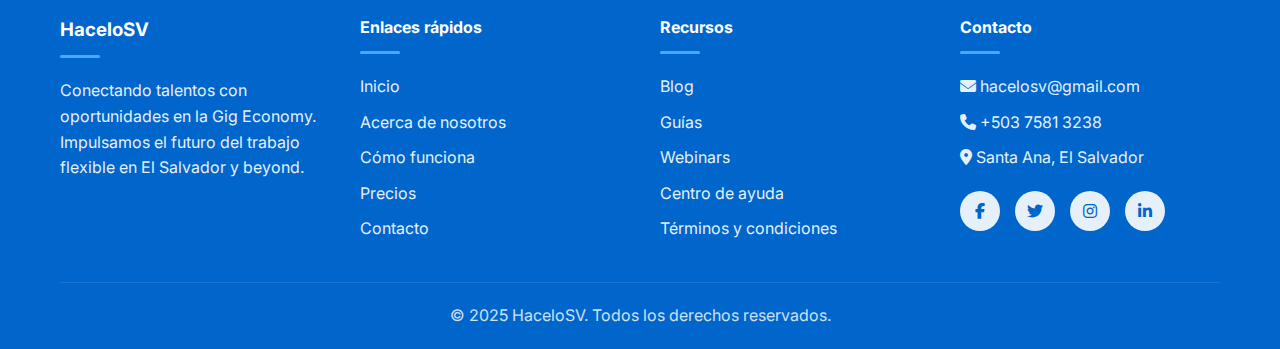
<file: index.html>
<!DOCTYPE html>
<html lang="es">
<head>
  <meta charset="UTF-8" />
  <meta name="viewport" content="width=device-width, initial-scale=1.0" />
  <title>HaceloSV - Impulsando el Futuro</title>
  <link rel="stylesheet" href="https://cdnjs.cloudflare.com/ajax/libs/font-awesome/6.4.0/css/all.min.css">
  <link href="https://fonts.googleapis.com/css2?family=Inter:wght@300;400;500;600;700&display=swap" rel="stylesheet" />
  <style>
    :root {
      --color-primary: #0066cc;
      --color-secondary: #4da6ff;
      --color-accent: #00b3e6;
      --color-light: #f5f9ff;
      --color-white: #ffffff;
      --color-dark: #333333;
      --color-gray: #777777;
      --color-light-gray: #f0f0f0;
      --shadow: 0 4px 12px rgba(0, 102, 204, 0.1);
      --shadow-hover: 0 10px 25px rgba(0, 102, 204, 0.15);
      --border-radius: 10px;
      --transition: all 0.3s ease;
    }
    
    * {
      margin: 0;
      padding: 0;
      box-sizing: border-box;
    }
    
    body {
      font-family: 'Inter', sans-serif;
      color: var(--color-dark);
      line-height: 1.6;
      background-color: var(--color-white);
      overflow-x: hidden;
    }
    
    .container {
      max-width: 1200px;
      margin: 0 auto;
      padding: 0 20px;
    }
    
    /* NAVBAR */
    .navbar {
      display: flex;
      justify-content: space-between;
      align-items: center;
      padding: 20px 40px;
      background-color: var(--color-white);
      box-shadow: var(--shadow);
      position: sticky;
      top: 0;
      z-index: 100;
    }
    
    .logo {
      font-weight: 800;
      font-size: 28px;
      color: var(--color-primary);
      letter-spacing: -0.5px;
    }
    
    nav {
      display: flex;
      align-items: center;
      gap: 30px;
    }
    
    nav a {
      text-decoration: none;
      color: var(--color-dark);
      font-weight: 500;
      transition: var(--transition);
      position: relative;
    }
    
    nav a:not(.registro-btn):after {
      content: '';
      position: absolute;
      width: 0;
      height: 2px;
      bottom: -5px;
      left: 0;
      background-color: var(--color-primary);
      transition: var(--transition);
    }
    
    nav a:not(.registro-btn):hover:after {
      width: 100%;
    }
    
    nav a:hover {
      color: var(--color-primary);
    }
    
    .registro-btn {
      background-color: var(--color-primary);
      color: var(--color-white) !important;
      padding: 10px 20px;
      border-radius: var(--border-radius);
      transition: var(--transition);
    }
    
    .registro-btn:hover {
      background-color: var(--color-secondary);
      transform: translateY(-2px);
    }
    
    /* HERO SECTION */
    .hero {
      display: flex;
      align-items: center;
      min-height: 90vh;
      padding: 40px 5%;
      background: linear-gradient(135deg, var(--color-primary) 0%, var(--color-accent) 100%);
      color: var(--color-white);
      position: relative;
      overflow: hidden;
    }
    
    .hero::before {
      content: '';
      position: absolute;
      top: 0;
      left: 0;
      width: 100%;
      height: 100%;
      background-image: url('data:image/svg+xml;utf8,<svg xmlns="http://www.w3.org/2000/svg" viewBox="0 0 100 100" preserveAspectRatio="none"><path d="M0,0 L100,0 L100,100 Z" fill="rgba(255,255,255,0.05)"/></svg>');
      background-size: 100% 100%;
    }
    
    .hero-content {
      flex: 1;
      max-width: 600px;
      padding-right: 40px;
      position: relative;
      z-index: 1;
    }
    
    .hero h1 {
      font-size: 3.5rem;
      margin-bottom: 20px;
      font-weight: 800;
      line-height: 1.2;
    }
    
    .hero p {
      font-size: 1.25rem;
      margin-bottom: 30px;
      font-weight: 300;
    }
    
    .hero-btn {
      display: inline-block;
      background-color: var(--color-white);
      color: var(--color-primary);
      padding: 15px 40px;
      border-radius: var(--border-radius);
      text-decoration: none;
      font-weight: 600;
      font-size: 1.1rem;
      transition: var(--transition);
      box-shadow: var(--shadow);
    }
    
    .hero-btn:hover {
      transform: translateY(-3px);
      box-shadow: 0 6px 15px rgba(0, 0, 0, 0.15);
    }
    
    .hero-image {
      flex: 1;
      display: flex;
      justify-content: center;
      align-items: center;
    }
    
    .hero-image img {
      max-width: 100%;
      border-radius: var(--border-radius);
      box-shadow: var(--shadow-hover);
    }
    
    /* SECTIONS COMMON STYLES */
    section {
      padding: 100px 0;
    }
    
    section h2 {
      text-align: center;
      font-size: 2.5rem;
      margin-bottom: 50px;
      color: var(--color-primary);
      position: relative;
    }
    
    section h2:after {
      content: '';
      display: block;
      width: 80px;
      height: 4px;
      background: var(--color-secondary);
      margin: 15px auto;
      border-radius: 2px;
    }
    
    /* SOBRE NOSOTROS */
    .sobre {
      background-color: var(--color-light);
    }
    
    .sobre-content {
      display: flex;
      align-items: center;
      gap: 40px;
    }
    
    .sobre-text {
      flex: 1;
    }
    
    .sobre-text p {
      margin-bottom: 20px;
      font-size: 1.1rem;
      line-height: 1.8;
    }
    
    .sobre-stats {
      display: flex;
      gap: 30px;
      margin-top: 40px;
    }
    
    .stat {
      text-align: center;
    }
    
    .stat-number {
      font-size: 2.5rem;
      font-weight: 700;
      color: var(--color-primary);
      margin-bottom: 5px;
    }
    
    .stat-text {
      font-size: 0.9rem;
      color: var(--color-gray);
    }
    
    .sobre-image {
      flex: 1;
      display: flex;
      justify-content: center;
    }
    
    .sobre-image img {
      max-width: 100%;
      border-radius: var(--border-radius);
      box-shadow: var(--shadow);
    }
    
    /* EQUIPO */
    .equipo-grid {
      display: grid;
      grid-template-columns: repeat(auto-fit, minmax(280px, 1fr));
      gap: 30px;
      margin-top: 50px;
    }
    
    .card {
      background: var(--color-white);
      border-radius: var(--border-radius);
      overflow: hidden;
      box-shadow: var(--shadow);
      transition: var(--transition);
      text-align: center;
    }
    
    .card:hover {
      transform: translateY(-5px);
      box-shadow: var(--shadow-hover);
    }
    
    .card-image {
      width: 100%;
      height: 300px;
      overflow: hidden;
      position: relative;
    }
    
    .card-image img {
      width: 100%;
      height: 100%;
      object-fit: cover;
      transition: var(--transition);
    }
    
    .card:hover .card-image img {
      transform: scale(1.05);
    }
    
    .card-content {
      padding: 25px;
    }
    
    .card h3 {
      margin-bottom: 10px;
      color: var(--color-primary);
    }
    
    .card p {
      color: var(--color-gray);
      margin-bottom: 15px;
    }
    
    .card-social {
      display: flex;
      justify-content: center;
      gap: 15px;
      margin-top: 15px;
    }
    
    .card-social a {
      display: flex;
      align-items: center;
      justify-content: center;
      width: 35px;
      height: 35px;
      background: var(--color-light);
      border-radius: 50%;
      color: var(--color-primary);
      transition: var(--transition);
    }
    
    .card-social a:hover {
      background: var(--color-primary);
      color: var(--color-white);
    }
    
    /* COMO FUNCIONA */
    .funciona {
      background-color: var(--color-light);
    }
    
    .pasos {
      display: flex;
      justify-content: space-between;
      flex-wrap: wrap;
      max-width: 1000px;
      margin: 0 auto;
    }
    
    .paso {
      flex: 1;
      min-width: 280px;
      background: var(--color-white);
      padding: 40px 30px;
      margin: 15px;
      border-radius: var(--border-radius);
      box-shadow: var(--shadow);
      text-align: center;
      position: relative;
      transition: var(--transition);
    }
    
    .paso:hover {
      transform: translateY(-5px);
      box-shadow: var(--shadow-hover);
    }
    
    .paso:before {
      content: attr(data-number);
      position: absolute;
      top: -20px;
      left: 50%;
      transform: translateX(-50%);
      background: var(--color-primary);
      color: var(--color-white);
      width: 40px;
      height: 40px;
      border-radius: 50%;
      display: flex;
      align-items: center;
      justify-content: center;
      font-weight: bold;
      font-size: 20px;
    }
    
    .paso i {
      font-size: 50px;
      margin-bottom: 20px;
      color: var(--color-primary);
    }
    
    .paso h3 {
      margin-bottom: 15px;
      color: var(--color-primary);
    }
    
    .paso p {
      color: var(--color-gray);
    }
    
    /* TESTIMONIOS */
    .testimonios-grid {
      display: grid;
      grid-template-columns: repeat(auto-fit, minmax(320px, 1fr));
      gap: 30px;
    }
    
    .testimonio {
      background: var(--color-white);
      border-radius: var(--border-radius);
      box-shadow: var(--shadow);
      transition: var(--transition);
      overflow: hidden;
      display: flex;
      flex-direction: column;
    }
    
    .testimonio:hover {
      transform: translateY(-5px);
      box-shadow: var(--shadow-hover);
    }
    
    .testimonio-header {
      display: flex;
      align-items: center;
      padding: 25px 25px 0;
    }
    
    .testimonio-avatar {
      width: 60px;
      height: 60px;
      border-radius: 50%;
      overflow: hidden;
      margin-right: 15px;
      background-color: var(--color-light-gray);
      display: flex;
      align-items: center;
      justify-content: center;
      color: var(--color-gray);
      font-size: 24px;
    }
    
    .testimonio-info h4 {
      color: var(--color-primary);
      margin-bottom: 5px;
    }
    
    .testimonio-info p {
      color: var(--color-gray);
      font-size: 0.9rem;
    }
    
    .testimonio-content {
      padding: 25px;
      position: relative;
      flex-grow: 1;
    }
    
    .testimonio-content:before {
      content: '"';
      font-size: 60px;
      color: var(--color-secondary);
      opacity: 0.2;
      position: absolute;
      top: 10px;
      left: 15px;
    }
    
    .testimonio p {
      margin-bottom: 20px;
      font-style: italic;
      line-height: 1.8;
      position: relative;
      z-index: 1;
    }
    
    .testimonio-rating {
      color: #ffc107;
      margin-top: 15px;
    }
    
    /* CTA REGISTRO */
    .cta {
      text-align: center;
      background: linear-gradient(135deg, var(--color-primary) 0%, var(--color-accent) 100%);
      color: var(--color-white);
    }
    
    .cta h2 {
      color: var(--color-white);
    }
    
    .cta h2:after {
      background: var(--color-white);
    }
    
    .cta p {
      max-width: 600px;
      margin: 0 auto 30px;
      font-size: 1.1rem;
    }
    
    .cta-buttons {
      display: flex;
      justify-content: center;
      gap: 20px;
      flex-wrap: wrap;
    }
    
    .cta-btn {
      display: inline-block;
      background-color: var(--color-white);
      color: var(--color-primary);
      padding: 15px 40px;
      border-radius: var(--border-radius);
      text-decoration: none;
      font-weight: 600;
      font-size: 1.1rem;
      transition: var(--transition);
      box-shadow: var(--shadow);
    }
    
    .cta-btn.secondary {
      background-color: transparent;
      color: var(--color-white);
      border: 2px solid var(--color-white);
    }
    
    .cta-btn:hover {
      transform: translateY(-3px);
      box-shadow: 0 6px 15px rgba(0, 0, 0, 0.2);
    }
    
    .cta-btn.secondary:hover {
      background-color: var(--color-white);
      color: var(--color-primary);
    }
    
    /* BENEFICIOS */
    .beneficios {
      background-color: var(--color-light);
    }
    
    .beneficios-grid {
      display: grid;
      grid-template-columns: repeat(auto-fit, minmax(300px, 1fr));
      gap: 30px;
    }
    
    .beneficio {
      background: var(--color-white);
      padding: 40px 30px;
      border-radius: var(--border-radius);
      box-shadow: var(--shadow);
      text-align: center;
      transition: var(--transition);
    }
    
    .beneficio:hover {
      transform: translateY(-5px);
      box-shadow: var(--shadow-hover);
    }
    
    .beneficio i {
      font-size: 50px;
      color: var(--color-primary);
      margin-bottom: 20px;
    }
    
    .beneficio h3 {
      margin-bottom: 15px;
      color: var(--color-primary);
    }
    
    .beneficio p {
      color: var(--color-gray);
    }
    
    /* FOOTER */
    footer {
      background-color: var(--color-primary);
      color: var(--color-white);
      padding: 70px 0 20px;
    }
    
    .footer-content {
      display: grid;
      grid-template-columns: repeat(auto-fit, minmax(250px, 1fr));
      gap: 40px;
      margin-bottom: 30px;
    }
    
    .footer-section h3,
    .footer-section h4 {
      margin-bottom: 20px;
      position: relative;
    }
    
    .footer-section h3:after,
    .footer-section h4:after {
      content: '';
      display: block;
      width: 40px;
      height: 3px;
      background: var(--color-secondary);
      margin-top: 10px;
      border-radius: 2px;
    }
    
    .footer-section p {
      margin-bottom: 10px;
      opacity: 0.9;
    }
    
    .footer-section a {
      display: block;
      color: var(--color-white);
      text-decoration: none;
      margin-bottom: 10px;
      transition: var(--transition);
      opacity: 0.9;
    }
    
    .footer-section a:hover {
      opacity: 1;
      color: var(--color-secondary);
    }
    
    .social-icons {
      display: flex;
      gap: 15px;
      margin-top: 20px;
    }
    
    .social-icons a {
      display: inline-flex;
      align-items: center;
      justify-content: center;
      width: 40px;
      height: 40px;
      background: var(--color-white);
      border-radius: 50%;
      color: var(--color-primary);
      transition: var(--transition);
    }
    
    .social-icons a:hover {
      transform: translateY(-3px);
      background: var(--color-secondary);
      color: var(--color-white);
    }
    
    .footer-bottom {
      text-align: center;
      padding-top: 20px;
      border-top: 1px solid rgba(255, 255, 255, 0.1);
    }
    
    .footer-bottom p {
      opacity: 0.8;
    }
    
    /* RESPONSIVE */
    @media (max-width: 968px) {
      .hero {
        flex-direction: column;
        text-align: center;
        padding: 60px 5%;
      }
      
      .hero-content {
        padding-right: 0;
        margin-bottom: 40px;
      }
      
      .sobre-content {
        flex-direction: column;
      }
      
      .navbar {
        flex-direction: column;
        padding: 15px 20px;
      }
      
      nav {
        margin-top: 15px;
        flex-wrap: wrap;
        justify-content: center;
        gap: 15px;
      }
    }
    
    @media (max-width: 768px) {
      .hero h1 {
        font-size: 2.5rem;
      }
      
      section {
        padding: 80px 0;
      }
      
      section h2 {
        font-size: 2rem;
      }
      
      .pasos {
        flex-direction: column;
      }
      
      .cta-buttons {
        flex-direction: column;
        align-items: center;
      }
      
      .sobre-stats {
        flex-direction: column;
        gap: 20px;
      }
    }
    
    @media (max-width: 480px) {
      .hero h1 {
        font-size: 2rem;
      }
      
      .hero p {
        font-size: 1rem;
      }
      
      .hero-btn,
      .cta-btn {
        padding: 12px 30px;
        font-size: 1rem;
      }
      
      section h2 {
        font-size: 1.8rem;
      }
      
      .navbar {
        padding: 10px 15px;
      }
      
      nav {
        gap: 10px;
      }
      
      .registro-btn {
        padding: 8px 15px;
      }
    }
  </style>
</head>
<body>

  <!-- NAVBAR -->
  <header class="navbar">
    <div class="logo">HaceloSV</div>
    <nav>
      <a href="#sobre">Sobre</a>
      <a href="#equipo">Equipo</a>
      <a href="#funciona">¿Cómo funciona?</a>
      <a href="#testimonios">Testimonios</a>
      <a href="#beneficios">Beneficios</a>
      <a href="iniciodesesión.html" class="registro-btn">Registrate</a>
      <a href="Iniciodesesión.html" class="registro-btn">Iniciar sesión</a>
    </nav>
  </header>

  <!-- HERO SECTION -->
  <section class="hero">
    <div class="hero-content">
      <h1>Un espacio de Oportunidades</h1>
      <p>Empezá hoy a construir tu camino en la Gig Economy. Encuentra trabajos flexibles o contrata profesionales talentosos para tus proyectos.</p>
      <a href="#registro" class="hero-btn">¡Comenzar ahora!</a>
    </div>
    <div class="hero-image">
      <img src="WhatsApp Image 2025-09-04 at 3.35.52 PM.jpeg" alt="Ilustración de conexión">
    </div>
  </section>

  <!-- SOBRE NOSOTROS -->
  <section class="sobre" id="sobre">
    <div class="container">
      <h2>¿Qué es HaceloSV?</h2>
      <div class="sobre-content">
        <div class="sobre-text">
          <p>HaceloSV es una plataforma innovadora que conecta a empleadores con talentosos profesionales independientes. Nuestro objetivo es facilitar el acceso a oportunidades laborales flexibles y de calidad.</p>
          <p>En HaceloSV existen dos tipos de usuarios: Empleadores que publican proyectos y Empleados que pueden postularse para realizarlos. Creemos en la economía colaborativa y en el poder de conectar talentos con oportunidades.</p>
          <p>¡Sigue desarrollando tus habilidades y destrezas con nosotros, HaceloSV! Nuestra plataforma te ofrece herramientas para crecer profesionalmente y conectar con clientes que valoran tu trabajo.</p>
          
          <div class="sobre-stats">
            <div class="stat">
              <div class="stat-number">4</div>
              <div class="stat-text">Profesionales</div>
            </div>
            <div class="stat">
              <div class="stat-number">3</div>
              <div class="stat-text">Proyectos completados</div>
            </div>
            <div class="stat">
              <div class="stat-number">100%</div>
              <div class="stat-text">Clientes satisfechos</div>
            </div>
          </div>
        </div>
        <div class="sobre-image">
          <img src="desarrollo-de-software-bogota-800x534-1 (1).jpg" alt="Ilustración de conexión">
        </div>
      </div>
    </div>
  </section>

  <!-- EQUIPO -->
  <section class="equipo" id="equipo">
    <div class="container">
      <h2>Conocé al Equipo</h2>
      <div class="equipo-grid">
        <div class="card">
          <div class="card-image">
            <img src="Rocio.jpeg" alt="Rocio" onerror="this.src='data:image/svg+xml;utf8,<svg xmlns=%22http://www.w3.org/2000/svg%22 viewBox=%220 0 200 200%22><rect width=%22200%22 height=%22200%22 fill=%22%23e0e0e0%22/><text x=%22100%22 y=%22100%22 font-family=%22Arial%22 font-size=%2250%22 fill=%22%23999%22 text-anchor=%22middle%22 dominant-baseline=%22middle%22>R</text></svg>'" />
          </div>
          <div class="card-content">
            <h3>Rocio</h3>
            <p>Atención al cliente y traductora de idiomas</p>
            <p class="card-desc">Especialista en comunicación multilingüe con 5 años de experiencia en atención al cliente internacional.</p>
            <div class="card-social">
              <a href="#"><i class="fab fa-linkedin-in"></i></a>
              <a href="#"><i class="fab fa-twitter"></i></a>
              <a href="#"><i class="fas fa-envelope"></i></a>
            </div>
          </div>
        </div>
        <div class="card">
          <div class="card-image">
            <img src="Adriana Sanchéz.jpeg" alt="Adriana" onerror="this.src='data:image/svg+xml;utf8,<svg xmlns=%22http://www.w3.org/2000/svg%22 viewBox=%220 0 200 200%22><rect width=%22200%22 height=%22200%22 fill=%22%23e0e0e0%22/><text x=%22100%22 y=%22100%22 font-family=%22Arial%22 font-size=%2250%22 fill=%22%23999%22 text-anchor=%22middle%22 dominant-baseline=%22middle%22>A</text></svg>'" />
          </div>
          <div class="card-content">
            <h3>Adriana Sanchéz</h3>
            <p>Marketing y Publicidad</p>
            <p class="card-desc">ExpertA en estrategias digitales con background en campañas virales y growth hacking.</p>
            <div class="card-social">
              <a href="#"><i class="fab fa-linkedin-in"></i></a>
              <a href="#"><i class="fab fa-instagram"></i></a>
              <a href="#"><i class="fas fa-envelope"></i></a>
            </div>
          </div>
        </div>
        <div class="card">
          <div class="card-image">
            <img src="Gabriela.jpeg" alt="Gabriela" onerror="this.src='data:image/svg+xml;utf8,<svg xmlns=%22http://www.w3.org/2000/svg%22 viewBox=%220 0 200 200%22><rect width=%22200%22 height=%22200%22 fill=%22%23e0e0e0%22/><text x=%22100%22 y=%22100%22 font-family=%22Arial%22 font-size=%2250%22 fill=%22%23999%22 text-anchor=%22middle%22 dominant-baseline=%22middle%22>G</text></svg>'" />
          </div>
          <div class="card-content">
            <h3>Gabriela</h3>
            <p>Especialista en GIG Economy y programación</p>
            <p class="card-desc">Desarrolladora full-stack y experta en economía colaborativa. Combina tecnología y negocios.</p>
            <div class="card-social">
              <a href="#"><i class="fab fa-github"></i></a>
              <a href="#"><i class="fab fa-linkedin-in"></i></a>
              <a href="#"><i class="fas fa-envelope"></i></a>
            </div>
          </div>
        </div>
        <div class="card">
          <div class="card-image">
            <img src="Steven Madrid.jpeg" alt="Steven" onerror="this.src='data:image/svg+xml;utf8,<svg xmlns=%22http://www.w3.org/2000/svg%22 viewBox=%220 0 200 200%22><rect width=%22200%22 height=%22200%22 fill=%22%23e0e0e0%22/><text x=%22100%22 y=%22100%22 font-family=%22Arial%22 font-size=%2250%22 fill=%22%23999%22 text-anchor=%22middle%22 dominant-baseline=%22middle%22>S</text></svg>'" />
          </div>
          <div class="card-content">
            <h3>Steven Madrid</h3>
            <p>Especialista en el Desarrollo de Software</p>
            <p class="card-desc">Aprendiz en programación con 1 año de experiencia en desarrollo de plataformas escalables.</p>
            <div class="card-social">
              <a href="#"><i class="fab fa-github"></i></a>
              <a href="#"><i class="fab fa-linkedin-in"></i></a>
              <a href="#"><i class="fas fa-globe"></i></a>
            </div>
          </div>
        </div>
      </div>
    </div>
  </section>

  <!-- COMO FUNCIONA -->
  <section class="funciona" id="funciona">
    <div class="container">
      <h2>¿Cómo Funciona?</h2>
      <div class="pasos">
        <div class="paso" data-number="1">
          <i class="fas fa-user-plus"></i>
          <h3>Registrate</h3>
          <p>Creá tu perfil en minutos. Destacá tus habilidades, experiencia y portfolio para que los empleadores te encuentren.</p>
        </div>
        <div class="paso" data-number="2">
          <i class="fas fa-briefcase"></i>
          <h3>Encontrá proyectos</h3>
          <p>Explorá oportunidades que coincidan con tus habilidades. Filtra por categoría, presupuesto y fecha de entrega.</p>
        </div>
        <div class="paso" data-number="3">
          <i class="fas fa-money-bill-wave"></i>
          <h3>Recibí tu pago</h3>
          <p>Entregá el trabajo y recibí tu pago de forma segura a través de nuestro sistema protegido.</p>
        </div>
      </div>
    </div>
  </section>

  <!-- BENEFICIOS -->
  <section class="beneficios" id="beneficios">
    <div class="container">
      <h2>Beneficios de HaceloSV</h2>
      <div class="beneficios-grid">
        <div class="beneficio">
          <i class="fas fa-shield-alt"></i>
          <h3>Pagos Seguros</h3>
          <p>Sistema de pagos protegido que garantiza transacciones seguras para ambas partes.</p>
        </div>
        <div class="beneficio">
          <i class="fas fa-clock"></i>
          <h3>Flexibilidad</h3>
          <p>Trabajá en tus horarios y desde cualquier lugar. Elegí los proyectos que se adapten a tu disponibilidad.</p>
        </div>
        <div class="beneficio">
          <i class="fas fa-network-wired"></i>
          <h3>Networking</h3>
          <p>Conectá con profesionales y empresas para expandir tu red de contactos.</p>
        </div>
        <div class="beneficio">
          <i class="fas fa-chart-line"></i>
          <h3>Crecimiento</h3>
          <p>Desarrollá tu portfolio y ganá experiencia trabajando en proyectos diversos.</p>
        </div>
      </div>
    </div>
  </section>

  <!-- TESTIMONIOS -->
  <section class="testimonios" id="testimonios">
    <div class="container">
      <h2>Lo que dicen nuestros usuarios</h2>
      <div class="testimonios-grid">
        <div class="testimonio">
          <div class="testimonio-header">
            <div class="testimonio-avatar">
              <i class="fas fa-user"></i>
            </div>
            <div class="testimonio-info">
              <h4>Laura M.</h4>
              <p>Diseñadora Gráfica</p>
            </div>
          </div>
          <div class="testimonio-content">
            <p>"Gracias a HaceloSV conseguí mi primer trabajo como diseñadora. La plataforma es intuitiva y me permitió mostrar mi portfolio de manera profesional. ¡Ahora tengo clientes recurrentes!"</p>
            <div class="testimonio-rating">
              <i class="fas fa-star"></i>
              <i class="fas fa-star"></i>
              <i class="fas fa-star"></i>
              <i class="fas fa-star"></i>
              <i class="fas fa-star"></i>
            </div>
          </div>
        </div>
        <div class="testimonio">
          <div class="testimonio-header">
            <div class="testimonio-avatar">
              <i class="fas fa-user"></i>
            </div>
            <div class="testimonio-info">
              <h4>Daniel V.</h4>
              <p>Editor de Video</p>
            </div>
          </div>
          <div class="testimonio-content">
            <p>"Comencé editando videos freelance para pequeños negocios, hoy tengo clientes de varios países. HaceloSV me dio la visibilidad que necesitaba para expandir mi cartera internacionalmente."</p>
            <div class="testimonio-rating">
              <i class="fas fa-star"></i>
              <i class="fas fa-star"></i>
              <i class="fas fa-star"></i>
              <i class="fas fa-star"></i>
              <i class="fas fa-star-half-alt"></i>
            </div>
          </div>
        </div>
        <div class="testimonio">
          <div class="testimonio-header">
            <div class="testimonio-avatar">
              <i class="fas fa-user"></i>
            </div>
            <div class="testimonio-info">
              <h4>Ángel Chicas</h4>
              <p>Desarrollador de Software</p>
            </div>
          </div>
          <div class="testimonio-content">
            <p>"Comencé creando pequeñas páginas web para pequeñas empresas, ahora soy un creador de software muy conocido a nivel global. HaceloSV fue el trampolín que necesitaba para mostrar mi talento."</p>
            <div class="testimonio-rating">
              <i class="fas fa-star"></i>
              <i class="fas fa-star"></i>
              <i class="fas fa-star"></i>
              <i class="fas fa-star"></i>
              <i class="fas fa-star"></i>
            </div>
          </div>
        </div>
        <div class="testimonio">
          <div class="testimonio-header">
            <div class="testimonio-avatar">
              <i class="fas fa-user"></i>
            </div>
            <div class="testimonio-info">
              <h4>Sofía G.</h4>
              <p>Contadora</p>
            </div>
          </div>
          <div class="testimonio-content">
            <p>"Inicié administrando cuentas en una microempresa, ahora soy una contadora reconocida en empresas multimillonarias. La plataforma me permitió construir una reputación sólida."</p>
            <div class="testimonio-rating">
              <i class="fas fa-star"></i>
              <i class="fas fa-star"></i>
              <i class="fas fa-star"></i>
              <i class="fas fa-star"></i>
              <i class="fas fa-star"></i>
            </div>
          </div>
        </div>
        <div class="testimonio">
          <div class="testimonio-header">
            <div class="testimonio-avatar">
              <i class="fas fa-user"></i>
            </div>
            <div class="testimonio-info">
              <h4>Carlos R.</h4>
              <p>Empresario</p>
            </div>
          </div>
          <div class="testimonio-content">
            <p>"Como empleador, HaceloSV me ha permitido encontrar talento excepcional para mis proyectos. El proceso de selección es eficiente y la calidad del trabajo siempre supera mis expectativas."</p>
            <div class="testimonio-rating">
              <i class="fas fa-star"></i>
              <i class="fas fa-star"></i>
              <i class="fas fa-star"></i>
              <i class="fas fa-star"></i>
              <i class="fas fa-star"></i>
            </div>
          </div>
        </div>
        <div class="testimonio">
          <div class="testimonio-header">
            <div class="testimonio-avatar">
              <i class="fas fa-user"></i>
            </div>
            <div class="testimonio-info">
              <h4>María L.</h4>
              <p>Traductora</p>
            </div>
          </div>
          <div class="testimonio-content">
            <p>"He trabajado en HaceloSV durante 2 meses y he triplicado mis ingresos. La diversidad de proyectos me permite elegir trabajos desafiantes que se ajustan a mi expertise."</p>
            <div class="testimonio-rating">
              <i class="fas fa-star"></i>
              <i class="fas fa-star"></i>
              <i class="fas fa-star"></i>
              <i class="fas fa-star"></i>
              <i class="far fa-star"></i>
            </div>
          </div>
        </div>
      </div>
    </div>
  </section>

  <!-- CTA REGISTRO -->
  <section class="cta" id="registro">
    <div class="container">
      <h2>¿Listo para empezar?</h2>
      <p>Registrate gratis y empezá tu primer proyecto hoy mismo. Conecta con una comunidad de más de 500 profesionales.</p>
      <div class="cta-buttons">
        <a href="Iniciodesesión.html" class="cta-btn">Registrarse y empieza tu aventura</a>
        <a href="registro-employer.html" class="cta-btn secondary">Publicar un Proyecto</a>
      </div>
    </div>
  </section>

  <!-- FOOTER -->
  <footer>
    <div class="container">
      <div class="footer-content">
        <div class="footer-section">
          <h3>HaceloSV</h3>
          <p>Conectando talentos con oportunidades en la Gig Economy. Impulsamos el futuro del trabajo flexible en El Salvador y beyond.</p>
        </div>
        <div class="footer-section">
          <h4>Enlaces rápidos</h4>
          <a href="#">Inicio</a>
          <a href="#">Acerca de nosotros</a>
          <a href="#">Cómo funciona</a>
          <a href="#">Precios</a>
          <a href="#">Contacto</a>
        </div>
        <div class="footer-section">
          <h4>Recursos</h4>
          <a href="#">Blog</a>
          <a href="#">Guías</a>
          <a href="#">Webinars</a>
          <a href="#">Centro de ayuda</a>
          <a href="Terminos.html">Términos y condiciones</a>
        </div>
        <div class="footer-section">
          <h4>Contacto</h4>
          <p><i class="fas fa-envelope"></i> hacelosv@gmail.com</p>
          <p><i class="fas fa-phone"></i> +503 7581 3238</p>
          <p><i class="fas fa-map-marker-alt"></i> Santa Ana, El Salvador</p>
          <div class="social-icons">
            <a href="#"><i class="fab fa-facebook-f"></i></a>
            <a href="#"><i class="fab fa-twitter"></i></a>
            <a href="#"><i class="fab fa-instagram"></i></a>
            <a href="#"><i class="fab fa-linkedin-in"></i></a>
          </div>
        </div>
      </div>
      <div class="footer-bottom">
        <p>&copy; 2025 HaceloSV. Todos los derechos reservados.</p>
      </div>
    </div>
  </footer>

</body>

</html>
</file>
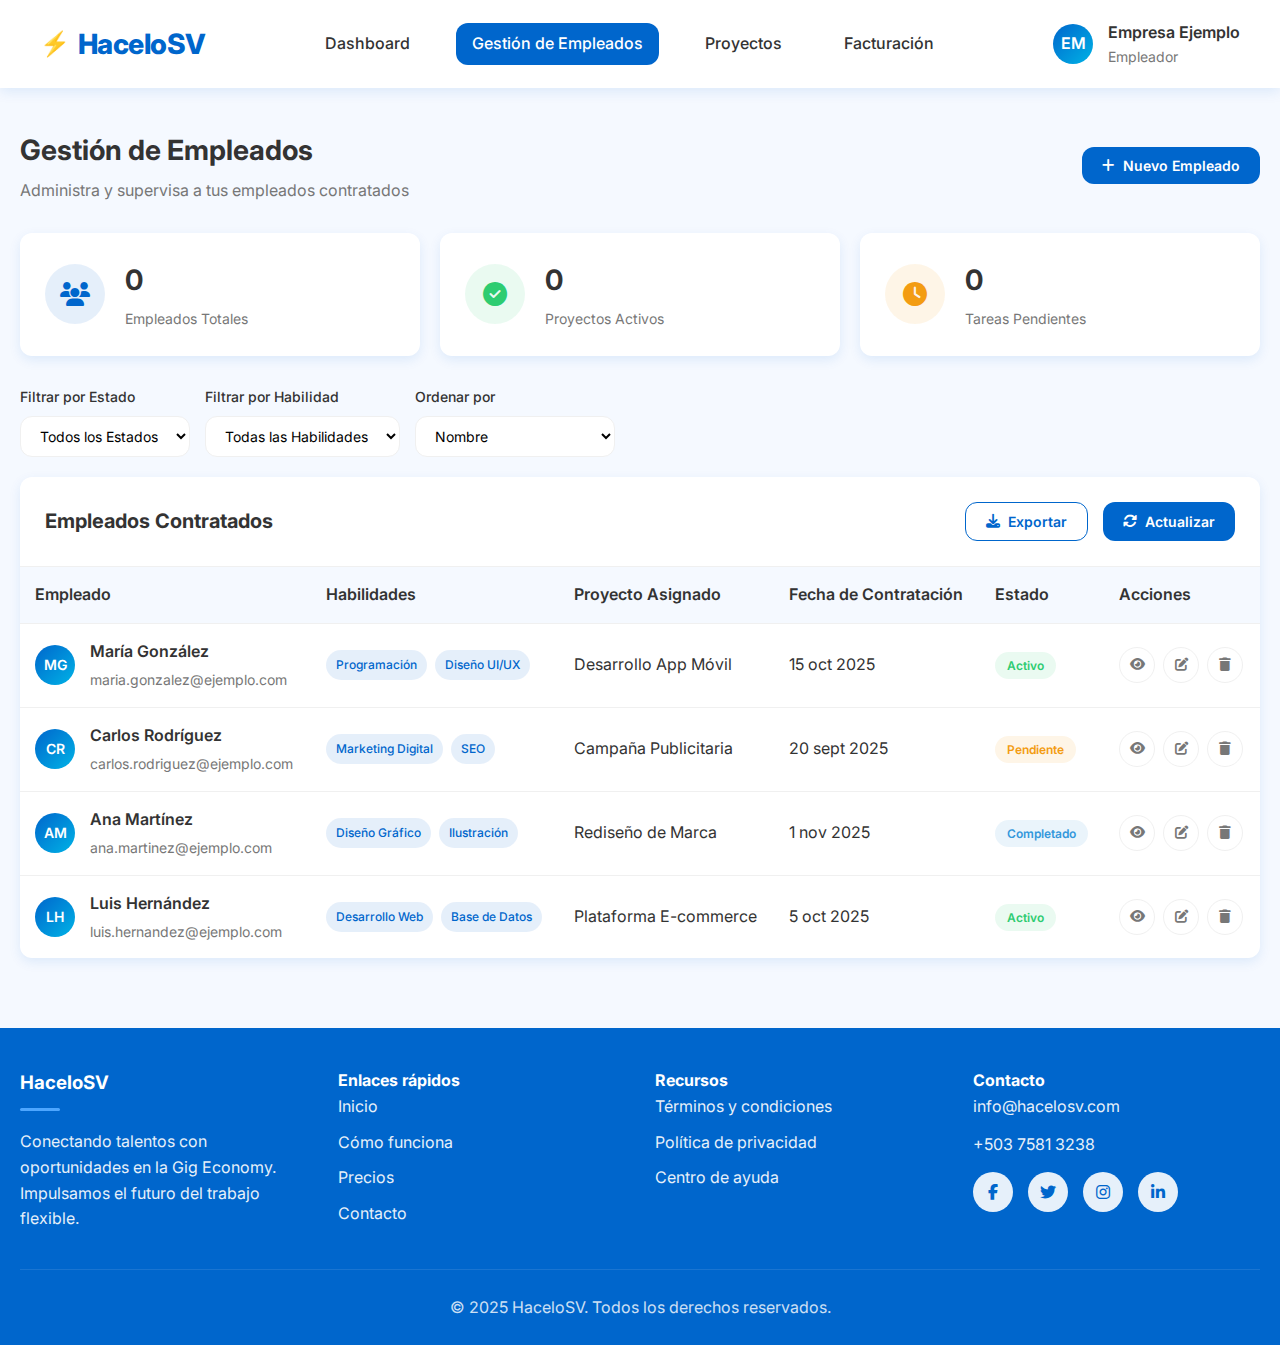
<file: Gestióndeempleados.html>
<!DOCTYPE html>
<html lang="es">
<head>
  <meta charset="UTF-8" />
  <meta name="viewport" content="width=device-width, initial-scale=1.0" />
  <title>HaceloSV - Gestión de Empleados</title>
  <link rel="stylesheet" href="https://cdnjs.cloudflare.com/ajax/libs/font-awesome/6.4.0/css/all.min.css">
  <link href="https://fonts.googleapis.com/css2?family=Inter:wght@300;400;500;600;700&display=swap" rel="stylesheet" />
  <style>
    :root {
      --color-primary: #0066cc;
      --color-secondary: #4da6ff;
      --color-accent: #00b3e6;
      --color-light: #f5f9ff;
      --color-white: #ffffff;
      --color-dark: #333333;
      --color-gray: #777777;
      --color-light-gray: #f0f0f0;
      --color-error: #e74c3c;
      --color-success: #2ecc71;
      --color-warning: #f39c12;
      --shadow: 0 4px 12px rgba(0, 102, 204, 0.1);
      --shadow-hover: 0 10px 25px rgba(0, 102, 204, 0.15);
      --border-radius: 12px;
      --transition: all 0.3s ease;
      --gradient-primary: linear-gradient(135deg, var(--color-primary) 0%, var(--color-accent) 100%);
    }
    
    * {
      margin: 0;
      padding: 0;
      box-sizing: border-box;
    }
    
    body {
      font-family: 'Inter', sans-serif;
      color: var(--color-dark);
      line-height: 1.6;
      background-color: var(--color-light);
      min-height: 100vh;
      display: flex;
      flex-direction: column;
    }
    
    .container {
      max-width: 1400px;
      margin: 0 auto;
      padding: 0 20px;
    }
    
    /* NAVBAR */
    .navbar {
      display: flex;
      justify-content: space-between;
      align-items: center;
      padding: 20px 40px;
      background-color: var(--color-white);
      box-shadow: var(--shadow);
      position: relative;
      z-index: 100;
    }
    
    .logo {
      font-weight: 800;
      font-size: 28px;
      color: var(--color-primary);
      letter-spacing: -0.5px;
      text-decoration: none;
      display: flex;
      align-items: center;
    }
    
    .logo:before {
      content: "⚡";
      margin-right: 8px;
      font-size: 24px;
    }
    
    .nav-links {
      display: flex;
      gap: 30px;
    }
    
    .nav-links a {
      text-decoration: none;
      color: var(--color-dark);
      font-weight: 500;
      transition: var(--transition);
      padding: 8px 16px;
      border-radius: var(--border-radius);
    }
    
    .nav-links a:hover {
      background-color: var(--color-light);
      color: var(--color-primary);
    }
    
    .nav-links a.active {
      background-color: var(--color-primary);
      color: var(--color-white);
    }
    
    .user-info {
      display: flex;
      align-items: center;
      gap: 15px;
    }
    
    .user-avatar {
      width: 40px;
      height: 40px;
      border-radius: 50%;
      background: var(--gradient-primary);
      display: flex;
      align-items: center;
      justify-content: center;
      color: var(--color-white);
      font-weight: 600;
    }
    
    /* DASHBOARD */
    .dashboard {
      padding: 40px 0;
      flex-grow: 1;
    }
    
    .dashboard-header {
      display: flex;
      justify-content: space-between;
      align-items: center;
      margin-bottom: 30px;
    }
    
    .dashboard-title {
      font-size: 28px;
      color: var(--color-dark);
    }
    
    .dashboard-subtitle {
      color: var(--color-gray);
      margin-top: 5px;
    }
    
    .stats-cards {
      display: grid;
      grid-template-columns: repeat(auto-fit, minmax(250px, 1fr));
      gap: 20px;
      margin-bottom: 30px;
    }
    
    .stat-card {
      background: var(--color-white);
      border-radius: var(--border-radius);
      padding: 25px;
      box-shadow: var(--shadow);
      display: flex;
      align-items: center;
      transition: var(--transition);
    }
    
    .stat-card:hover {
      transform: translateY(-5px);
      box-shadow: var(--shadow-hover);
    }
    
    .stat-icon {
      width: 60px;
      height: 60px;
      border-radius: 50%;
      display: flex;
      align-items: center;
      justify-content: center;
      margin-right: 20px;
      font-size: 24px;
    }
    
    .stat-icon.primary {
      background: rgba(0, 102, 204, 0.1);
      color: var(--color-primary);
    }
    
    .stat-icon.success {
      background: rgba(46, 204, 113, 0.1);
      color: var(--color-success);
    }
    
    .stat-icon.warning {
      background: rgba(243, 156, 18, 0.1);
      color: var(--color-warning);
    }
    
    .stat-info {
      flex: 1;
    }
    
    .stat-value {
      font-size: 28px;
      font-weight: 700;
      margin-bottom: 5px;
    }
    
    .stat-label {
      color: var(--color-gray);
      font-size: 14px;
    }
    
    /* TABLE */
    .table-container {
      background: var(--color-white);
      border-radius: var(--border-radius);
      box-shadow: var(--shadow);
      overflow: hidden;
      margin-bottom: 30px;
    }
    
    .table-header {
      padding: 25px;
      border-bottom: 1px solid var(--color-light-gray);
      display: flex;
      justify-content: space-between;
      align-items: center;
    }
    
    .table-title {
      font-size: 20px;
      color: var(--color-dark);
    }
    
    .table-actions {
      display: flex;
      gap: 15px;
    }
    
    .btn {
      display: inline-flex;
      align-items: center;
      justify-content: center;
      background: var(--color-primary);
      color: var(--color-white);
      border: none;
      padding: 10px 20px;
      border-radius: var(--border-radius);
      font-family: 'Inter', sans-serif;
      font-size: 14px;
      font-weight: 600;
      cursor: pointer;
      transition: var(--transition);
      gap: 8px;
    }
    
    .btn:hover {
      background: var(--color-secondary);
      transform: translateY(-2px);
      box-shadow: 0 7px 14px rgba(0, 102, 204, 0.2);
    }
    
    .btn-secondary {
      background: transparent;
      color: var(--color-primary);
      border: 1px solid var(--color-primary);
    }
    
    .btn-secondary:hover {
      background: var(--color-light);
    }
    
    .btn-success {
      background: var(--color-success);
    }
    
    .btn-success:hover {
      background: #27ae60;
    }
    
    .table {
      width: 100%;
      border-collapse: collapse;
    }
    
    .table th {
      background: var(--color-light);
      padding: 15px;
      text-align: left;
      font-weight: 600;
      color: var(--color-dark);
      border-bottom: 1px solid var(--color-light-gray);
    }
    
    .table td {
      padding: 15px;
      border-bottom: 1px solid var(--color-light-gray);
    }
    
    .table tr:last-child td {
      border-bottom: none;
    }
    
    .table tr:hover {
      background: rgba(0, 102, 204, 0.02);
    }
    
    .employee-info {
      display: flex;
      align-items: center;
      gap: 15px;
    }
    
    .employee-avatar {
      width: 40px;
      height: 40px;
      border-radius: 50%;
      background: var(--gradient-primary);
      display: flex;
      align-items: center;
      justify-content: center;
      color: var(--color-white);
      font-weight: 600;
      font-size: 14px;
    }
    
    .employee-details h4 {
      font-weight: 600;
      margin-bottom: 5px;
    }
    
    .employee-details p {
      color: var(--color-gray);
      font-size: 14px;
    }
    
    .skill-tags {
      display: flex;
      flex-wrap: wrap;
      gap: 8px;
    }
    
    .skill-tag {
      background: rgba(0, 102, 204, 0.1);
      color: var(--color-primary);
      padding: 5px 10px;
      border-radius: 20px;
      font-size: 12px;
      font-weight: 500;
    }
    
    .status-badge {
      padding: 6px 12px;
      border-radius: 20px;
      font-size: 12px;
      font-weight: 600;
    }
    
    .status-badge.active {
      background: rgba(46, 204, 113, 0.1);
      color: var(--color-success);
    }
    
    .status-badge.pending {
      background: rgba(243, 156, 18, 0.1);
      color: var(--color-warning);
    }
    
    .status-badge.completed {
      background: rgba(52, 152, 219, 0.1);
      color: #3498db;
    }
    
    .action-buttons {
      display: flex;
      gap: 8px;
    }
    
    .action-btn {
      width: 36px;
      height: 36px;
      border-radius: 50%;
      display: flex;
      align-items: center;
      justify-content: center;
      background: transparent;
      border: 1px solid var(--color-light-gray);
      color: var(--color-gray);
      cursor: pointer;
      transition: var(--transition);
    }
    
    .action-btn:hover {
      background: var(--color-light);
      color: var(--color-primary);
    }
    
    .action-btn.success:hover {
      color: var(--color-success);
      border-color: var(--color-success);
    }
    
    .action-btn.danger:hover {
      color: var(--color-error);
      border-color: var(--color-error);
    }
    
    /* FILTERS */
    .filters {
      display: flex;
      gap: 15px;
      margin-bottom: 20px;
      flex-wrap: wrap;
    }
    
    .filter-group {
      display: flex;
      flex-direction: column;
      gap: 8px;
    }
    
    .filter-label {
      font-size: 14px;
      font-weight: 500;
      color: var(--color-dark);
    }
    
    .filter-select {
      padding: 10px 15px;
      border: 1px solid var(--color-light-gray);
      border-radius: var(--border-radius);
      background: var(--color-white);
      font-family: 'Inter', sans-serif;
      font-size: 14px;
      min-width: 150px;
    }
    
    /* EMPLOYEE MODAL */
    .modal-overlay {
      position: fixed;
      top: 0;
      left: 0;
      right: 0;
      bottom: 0;
      background: rgba(0, 0, 0, 0.5);
      display: flex;
      align-items: center;
      justify-content: center;
      z-index: 1000;
      padding: 20px;
      opacity: 0;
      visibility: hidden;
      transition: var(--transition);
    }
    
    .modal-overlay.active {
      opacity: 1;
      visibility: visible;
    }
    
    .modal {
      background: var(--color-white);
      border-radius: var(--border-radius);
      width: 100%;
      max-width: 600px;
      max-height: 90vh;
      overflow-y: auto;
      transform: translateY(20px);
      transition: var(--transition);
    }
    
    .modal-overlay.active .modal {
      transform: translateY(0);
    }
    
    .modal-header {
      padding: 25px;
      border-bottom: 1px solid var(--color-light-gray);
      display: flex;
      justify-content: space-between;
      align-items: center;
    }
    
    .modal-title {
      font-size: 20px;
      color: var(--color-dark);
    }
    
    .modal-close {
      background: transparent;
      border: none;
      font-size: 20px;
      color: var(--color-gray);
      cursor: pointer;
      transition: var(--transition);
    }
    
    .modal-close:hover {
      color: var(--color-error);
    }
    
    .modal-body {
      padding: 25px;
    }
    
    .modal-footer {
      padding: 20px 25px;
      border-top: 1px solid var(--color-light-gray);
      display: flex;
      justify-content: flex-end;
      gap: 15px;
    }
    
    .employee-detail {
      display: flex;
      gap: 30px;
      margin-bottom: 25px;
    }
    
    .employee-detail-avatar {
      width: 100px;
      height: 100px;
      border-radius: 50%;
      background: var(--gradient-primary);
      display: flex;
      align-items: center;
      justify-content: center;
      color: var(--color-white);
      font-weight: 600;
      font-size: 36px;
    }
    
    .employee-detail-info {
      flex: 1;
    }
    
    .employee-detail-name {
      font-size: 24px;
      margin-bottom: 5px;
    }
    
    .employee-detail-email {
      color: var(--color-gray);
      margin-bottom: 15px;
    }
    
    .employee-detail-skills {
      margin-bottom: 25px;
    }
    
    .detail-section {
      margin-bottom: 25px;
    }
    
    .detail-section-title {
      font-size: 16px;
      font-weight: 600;
      margin-bottom: 15px;
      color: var(--color-dark);
    }
    
    .portfolio-items {
      display: grid;
      grid-template-columns: repeat(auto-fill, minmax(200px, 1fr));
      gap: 15px;
    }
    
    .portfolio-item {
      border: 1px solid var(--color-light-gray);
      border-radius: var(--border-radius);
      padding: 15px;
      transition: var(--transition);
    }
    
    .portfolio-item:hover {
      border-color: var(--color-primary);
      box-shadow: var(--shadow);
    }
    
    .portfolio-item-title {
      font-weight: 600;
      margin-bottom: 8px;
    }
    
    .portfolio-item-desc {
      color: var(--color-gray);
      font-size: 14px;
      margin-bottom: 10px;
    }
    
    .portfolio-item-link {
      color: var(--color-primary);
      font-size: 14px;
      text-decoration: none;
      display: flex;
      align-items: center;
      gap: 5px;
    }
    
    .portfolio-item-link:hover {
      text-decoration: underline;
    }
    
    /* FOOTER */
    footer {
      background-color: var(--color-primary);
      color: var(--color-white);
      padding: 40px 0 25px;
      margin-top: auto;
    }
    
    .footer-content {
      display: grid;
      grid-template-columns: repeat(auto-fit, minmax(250px, 1fr));
      gap: 30px;
      margin-bottom: 25px;
    }
    
    .footer-section h3 {
      margin-bottom: 18px;
      position: relative;
    }
    
    .footer-section h3:after {
      content: '';
      display: block;
      width: 40px;
      height: 3px;
      background: var(--color-secondary);
      margin-top: 10px;
      border-radius: 2px;
    }
    
    .footer-section p {
      margin-bottom: 12px;
      opacity: 0.9;
    }
    
    .footer-section a {
      display: block;
      color: var(--color-white);
      text-decoration: none;
      margin-bottom: 10px;
      transition: var(--transition);
      opacity: 0.9;
    }
    
    .footer-section a:hover {
      opacity: 1;
      color: var(--color-secondary);
      transform: translateX(5px);
    }
    
    .social-icons {
      display: flex;
      gap: 15px;
      margin-top: 15px;
    }
    
    .social-icons a {
      display: inline-flex;
      align-items: center;
      justify-content: center;
      width: 40px;
      height: 40px;
      background: var(--color-white);
      border-radius: 50%;
      color: var(--color-primary);
      transition: var(--transition);
    }
    
    .social-icons a:hover {
      transform: translateY(-3px);
      background: var(--color-secondary);
      color: var(--color-white);
    }
    
    .footer-bottom {
      text-align: center;
      padding-top: 25px;
      border-top: 1px solid rgba(255, 255, 255, 0.1);
    }
    
    .footer-bottom p {
      opacity: 0.8;
    }
    
    /* RESPONSIVE */
    @media (max-width: 1024px) {
      .table-container {
        overflow-x: auto;
      }
      
      .table {
        min-width: 900px;
      }
    }
    
    @media (max-width: 768px) {
      .navbar {
        padding: 15px 20px;
      }
      
      .nav-links {
        display: none;
      }
      
      .dashboard-header {
        flex-direction: column;
        align-items: flex-start;
        gap: 15px;
      }
      
      .employee-detail {
        flex-direction: column;
        gap: 20px;
      }
      
      .employee-detail-avatar {
        align-self: center;
      }
    }
    
    @media (max-width: 480px) {
      .stats-cards {
        grid-template-columns: 1fr;
      }
      
      .stat-card {
        padding: 20px;
      }
      
      .table-header {
        flex-direction: column;
        gap: 15px;
        align-items: flex-start;
      }
      
      .filters {
        flex-direction: column;
      }
      
      .filter-select {
        min-width: 100%;
      }
    }
  </style>
</head>
<body>
  <!-- NAVBAR -->
  <header class="navbar">
    <a href="index.html" class="logo">HaceloSV</a>
    
    <div class="nav-links">
      <a href="Empleadores.html">Dashboard</a>
      <a href="#" class="active">Gestión de Empleados</a>
      <a href="#">Proyectos</a>
      <a href="#">Facturación</a>
    </div>
    
    <div class="user-info">
      <div class="user-avatar">EM</div>
      <div>
        <div style="font-weight: 600;">Empresa Ejemplo</div>
        <div style="font-size: 14px; color: var(--color-gray);">Empleador</div>
      </div>
    </div>
  </header>

  <!-- DASHBOARD -->
  <div class="dashboard">
    <div class="container">
      <div class="dashboard-header">
        <div>
          <h1 class="dashboard-title">Gestión de Empleados</h1>
          <p class="dashboard-subtitle">Administra y supervisa a tus empleados contratados</p>
        </div>
        <button class="btn" id="add-employee-btn">
          <i class="fas fa-plus"></i> Nuevo Empleado
        </button>
      </div>
      
      <div class="stats-cards">
        <div class="stat-card">
          <div class="stat-icon primary">
            <i class="fas fa-users"></i>
          </div>
          <div class="stat-info">
            <div class="stat-value" id="total-employees">12</div>
            <div class="stat-label">Empleados Totales</div>
          </div>
        </div>
        
        <div class="stat-card">
          <div class="stat-icon success">
            <i class="fas fa-check-circle"></i>
          </div>
          <div class="stat-info">
            <div class="stat-value" id="active-projects">8</div>
            <div class="stat-label">Proyectos Activos</div>
          </div>
        </div>
        
        <div class="stat-card">
          <div class="stat-icon warning">
            <i class="fas fa-clock"></i>
          </div>
          <div class="stat-info">
            <div class="stat-value" id="pending-tasks">15</div>
            <div class="stat-label">Tareas Pendientes</div>
          </div>
        </div>
      </div>
      
      <div class="filters">
        <div class="filter-group">
          <label class="filter-label">Filtrar por Estado</label>
          <select class="filter-select" id="status-filter">
            <option value="all">Todos los Estados</option>
            <option value="active">Activo</option>
            <option value="pending">Pendiente</option>
            <option value="completed">Completado</option>
          </select>
        </div>
        
        <div class="filter-group">
          <label class="filter-label">Filtrar por Habilidad</label>
          <select class="filter-select" id="skill-filter">
            <option value="all">Todas las Habilidades</option>
            <option value="programming">Programación</option>
            <option value="design">Diseño Gráfico</option>
            <option value="writing">Redacción</option>
            <option value="marketing">Marketing</option>
          </select>
        </div>
        
        <div class="filter-group">
          <label class="filter-label">Ordenar por</label>
          <select class="filter-select" id="sort-by">
            <option value="name">Nombre</option>
            <option value="date">Fecha de Contratación</option>
            <option value="status">Estado</option>
          </select>
        </div>
      </div>
      
      <div class="table-container">
        <div class="table-header">
          <h2 class="table-title">Empleados Contratados</h2>
          <div class="table-actions">
            <button class="btn btn-secondary">
              <i class="fas fa-download"></i> Exportar
            </button>
            <button class="btn">
              <i class="fas fa-sync-alt"></i> Actualizar
            </button>
          </div>
        </div>
        
        <table class="table">
          <thead>
            <tr>
              <th>Empleado</th>
              <th>Habilidades</th>
              <th>Proyecto Asignado</th>
              <th>Fecha de Contratación</th>
              <th>Estado</th>
              <th>Acciones</th>
            </tr>
          </thead>
          <tbody id="employees-table-body">
            <!-- Los datos se cargarán dinámicamente desde la base de datos -->
          </tbody>
        </table>
      </div>
    </div>
  </div>

  <!-- EMPLOYEE DETAIL MODAL -->
  <div class="modal-overlay" id="employee-modal">
    <div class="modal">
      <div class="modal-header">
        <h3 class="modal-title">Detalles del Empleado</h3>
        <button class="modal-close" id="close-modal">
          <i class="fas fa-times"></i>
        </button>
      </div>
      <div class="modal-body">
        <div class="employee-detail">
          <div class="employee-detail-avatar" id="modal-avatar">JD</div>
          <div class="employee-detail-info">
            <h2 class="employee-detail-name" id="modal-name">Juan Díaz</h2>
            <p class="employee-detail-email" id="modal-email">juan.diaz@ejemplo.com</p>
            <div class="skill-tags" id="modal-skills">
              <!-- Skills will be populated here -->
            </div>
          </div>
        </div>
        
        <div class="detail-section">
          <h4 class="detail-section-title">Información de Contacto</h4>
          <div class="data-row">
            <div class="data-label">Teléfono:</div>
            <div class="data-value" id="modal-phone">+503 7890-1234</div>
          </div>
          <div class="data-row">
            <div class="data-label">Ubicación:</div>
            <div class="data-value" id="modal-location">San Salvador, El Salvador</div>
          </div>
          <div class="data-row">
            <div class="data-label">Disponibilidad:</div>
            <div class="data-value" id="modal-availability">Tiempo Completo</div>
          </div>
        </div>
        
        <div class="detail-section">
          <h4 class="detail-section-title">Proyecto Actual</h4>
          <div class="data-row">
            <div class="data-label">Proyecto:</div>
            <div class="data-value" id="modal-project">Desarrollo App Móvil</div>
          </div>
          <div class="data-row">
            <div class="data-label">Fecha de Inicio:</div>
            <div class="data-value" id="modal-start-date">15 Oct, 2025</div>
          </div>
          <div class="data-row">
            <div class="data-label">Fecha Estimada de Finalización:</div>
            <div class="data-value" id="modal-end-date">30 Nov, 2025</div>
          </div>
          <div class="data-row">
            <div class="data-label">Estado:</div>
            <div class="data-value">
              <span class="status-badge active" id="modal-project-status">En Progreso</span>
            </div>
          </div>
        </div>
        
        <div class="detail-section">
          <h4 class="detail-section-title">Portafolio</h4>
          <div class="portfolio-items" id="modal-portfolio">
            <!-- Portfolio items will be populated here -->
          </div>
        </div>
      </div>
      <div class="modal-footer">
        <button class="btn btn-secondary" id="close-modal-btn">Cerrar</button>
        <button class="btn btn-success">
          <i class="fas fa-envelope"></i> Contactar
        </button>
      </div>
    </div>
  </div>

  <!-- FOOTER -->
  <footer>
    <div class="container">
      <div class="footer-content">
        <div class="footer-section">
          <h3>HaceloSV</h3>
          <p>Conectando talentos con oportunidades en la Gig Economy. Impulsamos el futuro del trabajo flexible.</p>
        </div>
        <div class="footer-section">
          <h4>Enlaces rápidos</h4>
          <a href="Pantalladeinicio.html">Inicio</a>
          <a href="#">Cómo funciona</a>
          <a href="#">Precios</a>
          <a href="#">Contacto</a>
        </div>
        <div class="footer-section">
          <h4>Recursos</h4>
          <a href="terminos.html" target="_blank">Términos y condiciones</a>
          <a href="privacidad.html" target="_blank">Política de privacidad</a>
          <a href="#">Centro de ayuda</a>
        </div>
        <div class="footer-section">
          <h4>Contacto</h4>
          <p>info@hacelosv.com</p>
          <p>+503 7581 3238</p>
          <div class="social-icons">
            <a href="#"><i class="fab fa-facebook-f"></i></a>
            <a href="#"><i class="fab fa-twitter"></i></a>
            <a href="#"><i class="fab fa-instagram"></i></a>
            <a href="#"><i class="fab fa-linkedin-in"></i></a>
          </div>
        </div>
      </div>
      <div class="footer-bottom">
        <p>&copy; 2025 HaceloSV. Todos los derechos reservados.</p>
      </div>
    </div>
  </footer>

  <script>
    // Configuración de la base de datos
    const DB_NAME = 'HaceloSVDB';
    const DB_VERSION = 1;
    const USER_STORE = 'users';
    const EMPLOYEE_STORE = 'employees';
    const PROJECT_STORE = 'projects';
    let db = null;

    // Inicializar la base de datos
    function initDatabase() {
      return new Promise((resolve, reject) => {
        const request = indexedDB.open(DB_NAME, DB_VERSION);
        
        request.onerror = () => {
          console.error('Error al abrir la base de datos');
          reject(request.error);
        };
        
        request.onsuccess = () => {
          db = request.result;
          console.log('Base de datos inicializada correctamente');
          loadEmployeesData();
          resolve(db);
        };
        
        request.onupgradeneeded = (event) => {
          const database = event.target.result;
          
          // Crear almacenes de objetos si no existen
          if (!database.objectStoreNames.contains(USER_STORE)) {
            const userStore = database.createObjectStore(USER_STORE, { keyPath: 'email' });
            userStore.createIndex('email', 'email', { unique: true });
            userStore.createIndex('role', 'role', { unique: false });
          }
          
          if (!database.objectStoreNames.contains(EMPLOYEE_STORE)) {
            const employeeStore = database.createObjectStore(EMPLOYEE_STORE, { keyPath: 'id', autoIncrement: true });
            employeeStore.createIndex('employer', 'employer', { unique: false });
            employeeStore.createIndex('status', 'status', { unique: false });
          }
          
          if (!database.objectStoreNames.contains(PROJECT_STORE)) {
            const projectStore = database.createObjectStore(PROJECT_STORE, { keyPath: 'id', autoIncrement: true });
            projectStore.createIndex('employee', 'employee', { unique: false });
          }
        };
      });
    }

    // Cargar datos de empleados desde la base de datos
    function loadEmployeesData() {
      if (!db) {
        console.error('La base de datos no está inicializada');
        return;
      }
      
      const transaction = db.transaction([EMPLOYEE_STORE, USER_STORE], 'readonly');
      const employeeStore = transaction.objectStore(EMPLOYEE_STORE);
      const userStore = transaction.objectStore(USER_STORE);
      
      const request = employeeStore.getAll();
      
      request.onsuccess = () => {
        const employees = request.result;
        const tableBody = document.getElementById('employees-table-body');
        tableBody.innerHTML = '';
        
        // Actualizar estadísticas
        document.getElementById('total-employees').textContent = employees.length;
        document.getElementById('active-projects').textContent = employees.filter(e => e.status === 'active').length;
        document.getElementById('pending-tasks').textContent = employees.filter(e => e.status === 'pending').length;
        
        if (employees.length === 0) {
          // Si no hay empleados, mostrar datos de ejemplo
          displaySampleData();
        } else {
          // Mostrar empleados reales de la base de datos
          employees.forEach(employee => {
            // Obtener información del usuario desde USER_STORE
            const userRequest = userStore.get(employee.email);
            
            userRequest.onsuccess = () => {
              const user = userRequest.result;
              const row = createEmployeeRow(employee, user);
              tableBody.appendChild(row);
            };
          });
        }
      };
      
      request.onerror = () => {
        console.error('Error al cargar empleados');
        // En caso de error, mostrar datos de ejemplo
        displaySampleData();
      };
    }

    // Mostrar datos de ejemplo (para desarrollo/demo)
    function displaySampleData() {
      const sampleEmployees = [
        {
          id: 1,
          name: 'María González',
          email: 'maria.gonzalez@ejemplo.com',
          skills: ['Programación', 'Diseño UI/UX'],
          project: 'Desarrollo App Móvil',
          hireDate: '2025-10-15',
          status: 'active',
          phone: '+503 7890-1234',
          location: 'San Salvador',
          availability: 'Tiempo Completo',
          portfolio: [
            { title: 'App de Delivery', description: 'Aplicación móvil para servicio de comida a domicilio', link: 'https://ejemplo.com/portfolio1' },
            { title: 'Sistema de Reservas', description: 'Plataforma web para reservas de restaurante', link: 'https://ejemplo.com/portfolio2' }
          ]
        },
        {
          id: 2,
          name: 'Carlos Rodríguez',
          email: 'carlos.rodriguez@ejemplo.com',
          skills: ['Marketing Digital', 'SEO'],
          project: 'Campaña Publicitaria',
          hireDate: '2025-09-20',
          status: 'pending',
          phone: '+503 6543-2109',
          location: 'Santa Ana',
          availability: 'Medio Tiempo',
          portfolio: [
            { title: 'Campaña Redes Sociales', description: 'Estrategia de marketing para marca de ropa', link: 'https://ejemplo.com/portfolio3' },
            { title: 'Optimización SEO', description: 'Mejora de posicionamiento para sitio web corporativo', link: 'https://ejemplo.com/portfolio4' }
          ]
        },
        {
          id: 3,
          name: 'Ana Martínez',
          email: 'ana.martinez@ejemplo.com',
          skills: ['Diseño Gráfico', 'Ilustración'],
          project: 'Rediseño de Marca',
          hireDate: '2025-11-01',
          status: 'completed',
          phone: '+503 7123-4567',
          location: 'San Miguel',
          availability: 'Freelance',
          portfolio: [
            { title: 'Identidad Corporativa', description: 'Diseño de logotipo y manual de marca', link: 'https://ejemplo.com/portfolio5' },
            { title: 'Ilustraciones Digitales', description: 'Serie de ilustraciones para libro infantil', link: 'https://ejemplo.com/portfolio6' }
          ]
        },
        {
          id: 4,
          name: 'Luis Hernández',
          email: 'luis.hernandez@ejemplo.com',
          skills: ['Desarrollo Web', 'Base de Datos'],
          project: 'Plataforma E-commerce',
          hireDate: '2025-10-05',
          status: 'active',
          phone: '+503 6987-5432',
          location: 'La Libertad',
          availability: 'Tiempo Completo',
          portfolio: [
            { title: 'Tienda Online', description: 'Desarrollo de plataforma de comercio electrónico', link: 'https://ejemplo.com/portfolio7' },
            { title: 'Sistema de Inventario', description: 'Aplicación web para gestión de almacén', link: 'https://ejemplo.com/portfolio8' }
          ]
        }
      ];
      
      const tableBody = document.getElementById('employees-table-body');
      
      sampleEmployees.forEach(employee => {
        const row = createEmployeeRow(employee);
        tableBody.appendChild(row);
      });
    }

    // Crear fila de tabla para empleado
    function createEmployeeRow(employee, user = null) {
      const row = document.createElement('tr');
      
      // Usar datos del usuario si están disponibles, de lo contrario usar datos del empleado
      const displayName = user ? user.fullname : employee.name;
      const displayEmail = user ? user.email : employee.email;
      const displaySkills = user ? (user.skills || employee.skills) : employee.skills;
      
      // Obtener iniciales para el avatar
      const initials = displayName.split(' ').map(n => n[0]).join('').toUpperCase();
      
      // Determinar clase de estado
      let statusClass = 'pending';
      let statusText = 'Pendiente';
      
      if (employee.status === 'active') {
        statusClass = 'active';
        statusText = 'Activo';
      } else if (employee.status === 'completed') {
        statusClass = 'completed';
        statusText = 'Completado';
      }
      
      row.innerHTML = `
        <td>
          <div class="employee-info">
            <div class="employee-avatar">${initials}</div>
            <div class="employee-details">
              <h4>${displayName}</h4>
              <p>${displayEmail}</p>
            </div>
          </div>
        </td>
        <td>
          <div class="skill-tags">
            ${Array.isArray(displaySkills) ? 
              displaySkills.map(skill => `<span class="skill-tag">${skill}</span>`).join('') : 
              `<span class="skill-tag">${displaySkills}</span>`
            }
          </div>
        </td>
        <td>${employee.project}</td>
        <td>${formatDate(employee.hireDate)}</td>
        <td>
          <span class="status-badge ${statusClass}">${statusText}</span>
        </td>
        <td>
          <div class="action-buttons">
            <button class="action-btn view-employee" data-id="${employee.id}">
              <i class="fas fa-eye"></i>
            </button>
            <button class="action-btn success">
              <i class="fas fa-edit"></i>
            </button>
            <button class="action-btn danger">
              <i class="fas fa-trash"></i>
            </button>
          </div>
        </td>
      `;
      
      // Agregar evento para ver detalles del empleado
      const viewBtn = row.querySelector('.view-employee');
      viewBtn.addEventListener('click', () => {
        showEmployeeDetails(employee, user);
      });
      
      return row;
    }

    // Mostrar detalles del empleado en el modal
    function showEmployeeDetails(employee, user = null) {
      // Usar datos del usuario si están disponibles, de lo contrario usar datos del empleado
      const displayName = user ? user.fullname : employee.name;
      const displayEmail = user ? user.email : employee.email;
      const displaySkills = user ? (user.skills || employee.skills) : employee.skills;
      
      // Obtener iniciales para el avatar
      const initials = displayName.split(' ').map(n => n[0]).join('').toUpperCase();
      
      // Actualizar contenido del modal
      document.getElementById('modal-avatar').textContent = initials;
      document.getElementById('modal-name').textContent = displayName;
      document.getElementById('modal-email').textContent = displayEmail;
      
      // Actualizar habilidades
      const skillsContainer = document.getElementById('modal-skills');
      skillsContainer.innerHTML = '';
      if (Array.isArray(displaySkills)) {
        displaySkills.forEach(skill => {
          const skillTag = document.createElement('span');
          skillTag.className = 'skill-tag';
          skillTag.textContent = skill;
          skillsContainer.appendChild(skillTag);
        });
      } else {
        const skillTag = document.createElement('span');
        skillTag.className = 'skill-tag';
        skillTag.textContent = displaySkills;
        skillsContainer.appendChild(skillTag);
      }
      
      // Actualizar información de contacto
      document.getElementById('modal-phone').textContent = employee.phone || 'No disponible';
      document.getElementById('modal-location').textContent = employee.location || 'No especificada';
      document.getElementById('modal-availability').textContent = employee.availability || 'No especificada';
      
      // Actualizar información del proyecto
      document.getElementById('modal-project').textContent = employee.project || 'No asignado';
      document.getElementById('modal-start-date').textContent = formatDate(employee.hireDate);
      document.getElementById('modal-end-date').textContent = employee.endDate ? formatDate(employee.endDate) : 'Por definir';
      
      // Actualizar estado del proyecto
      const statusBadge = document.getElementById('modal-project-status');
      statusBadge.textContent = employee.status === 'active' ? 'En Progreso' : 
                                employee.status === 'completed' ? 'Completado' : 'Pendiente';
      statusBadge.className = `status-badge ${employee.status}`;
      
      // Actualizar portafolio
      const portfolioContainer = document.getElementById('modal-portfolio');
      portfolioContainer.innerHTML = '';
      
      if (employee.portfolio && employee.portfolio.length > 0) {
        employee.portfolio.forEach(item => {
          const portfolioItem = document.createElement('div');
          portfolioItem.className = 'portfolio-item';
          portfolioItem.innerHTML = `
            <div class="portfolio-item-title">${item.title}</div>
            <div class="portfolio-item-desc">${item.description}</div>
            <a href="${item.link}" class="portfolio-item-link" target="_blank">
              <i class="fas fa-external-link-alt"></i> Ver proyecto
            </a>
          `;
          portfolioContainer.appendChild(portfolioItem);
        });
      } else {
        portfolioContainer.innerHTML = '<p>No hay elementos en el portafolio</p>';
      }
      
      // Mostrar modal
      document.getElementById('employee-modal').classList.add('active');
    }

    // Formatear fecha
    function formatDate(dateString) {
      const options = { year: 'numeric', month: 'short', day: 'numeric' };
      return new Date(dateString).toLocaleDateString('es-ES', options);
    }

    // Inicializar cuando el DOM esté listo
    document.addEventListener('DOMContentLoaded', function() {
      // Inicializar base de datos
      initDatabase().catch(error => {
        console.error('Error al inicializar la base de datos:', error);
        // En caso de error, mostrar datos de ejemplo
        displaySampleData();
      });
      
      // Configurar eventos de filtros
      document.getElementById('status-filter').addEventListener('change', filterEmployees);
      document.getElementById('skill-filter').addEventListener('change', filterEmployees);
      document.getElementById('sort-by').addEventListener('change', sortEmployees);
      
      // Configurar eventos del modal
      document.getElementById('close-modal').addEventListener('click', closeModal);
      document.getElementById('close-modal-btn').addEventListener('click', closeModal);
      document.getElementById('employee-modal').addEventListener('click', function(e) {
        if (e.target === this) {
          closeModal();
        }
      });
      
      // Configurar botón de nuevo empleado
      document.getElementById('add-employee-btn').addEventListener('click', function() {
        alert('Funcionalidad para agregar nuevo empleado será implementada próximamente');
      });
    });

    // Filtrar empleados
    function filterEmployees() {
      // En una implementación real, esto filtraría los datos de la base de datos
      // Por ahora, solo mostramos un mensaje
      console.log('Aplicando filtros...');
    }

    // Ordenar empleados
    function sortEmployees() {
      // En una implementación real, esto ordenaría los datos de la base de datos
      // Por ahora, solo mostramos un mensaje
      console.log('Aplicando ordenamiento...');
    }

    // Cerrar modal
    function closeModal() {
      document.getElementById('employee-modal').classList.remove('active');
    }
  </script>
</body>
</html>
</file>
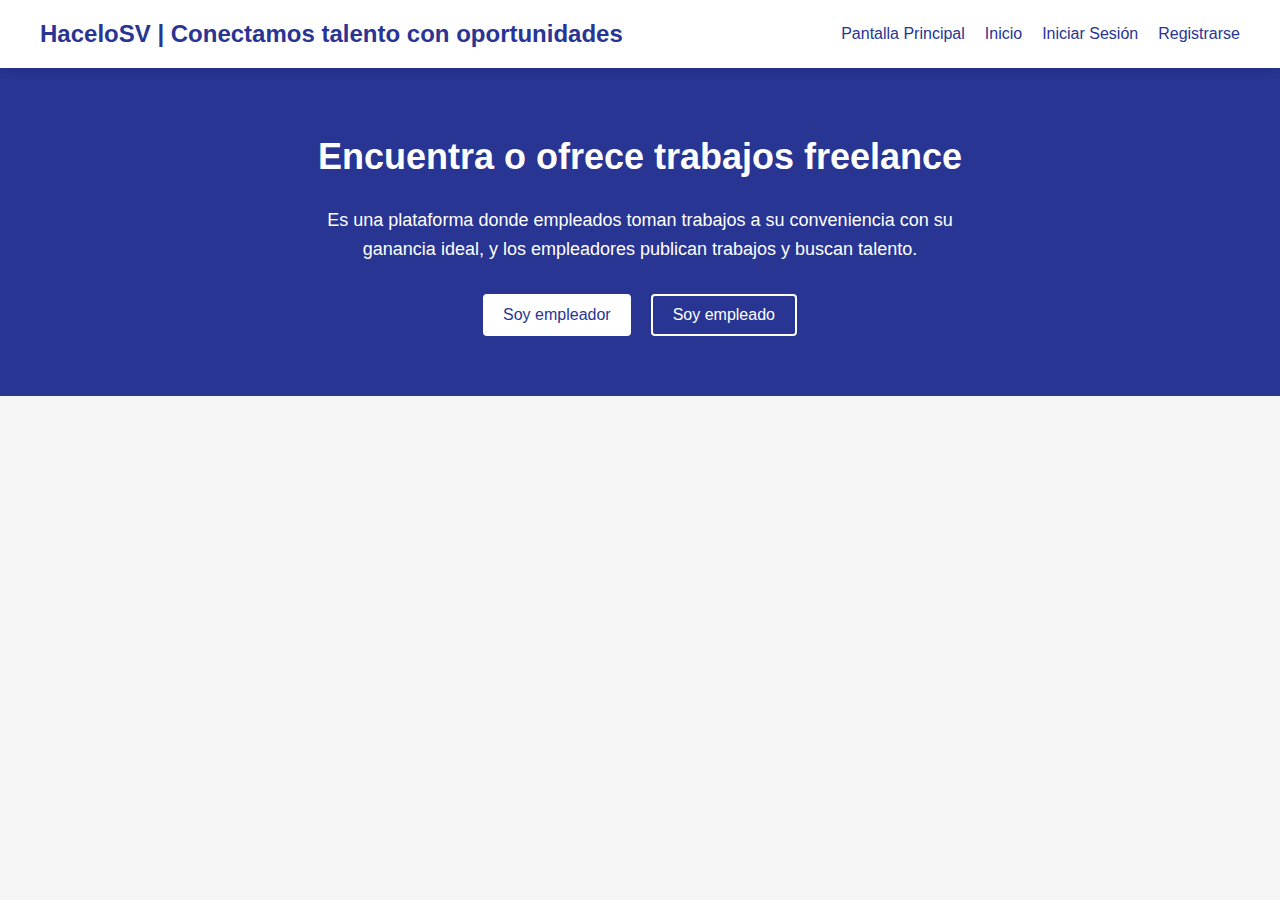
<file: HaceloSVnuevo2.html>
<!DOCTYPE html>
<html lang="es">
<head>
    <meta charset="utf-8">
    <meta name="viewport" content="width=device-width, initial-scale=1.0">
    <title>HaceloSV | Conectamos talento con oportunidades</title>
    <link rel="stylesheet" href="HaceloSVnuevo2.css">
    
</head>
<body>
    <header>
        <div class="container header-container">
            <div class="logo">
                <h1>HaceloSV | Conectamos talento con oportunidades</h1>
            </div>
            <ul class="nav-links">
                <li><a href="Pantalladeinicio.html">Pantalla Principal</a></li>
                 <li><a href="#" id="nav-home">Inicio</a></li>
                <li><a href="#" id="nav-login">Iniciar Sesión</a></li>
                <li><a href="#" id="nav-signup">Registrarse</a></li>
            </ul>
        </div>
    </header>

    <!-- Hero Section -->
    <section class="hero" id="home-section">
        <div class="container">
            <h2>Encuentra o ofrece trabajos freelance</h2>
            <p>Es una plataforma donde empleados toman trabajos a su conveniencia con su ganancia ideal, y los empleadores publican trabajos y buscan talento.</p>
            <div class="buttons-container">
                <button class="btn-employer" id="btn-employer">Soy empleador</button>
                <button class="btn-freelancer" id="btn-freelancer">Soy empleado</button>
            </div>
        </div>
    </section>

    <!-- Login Modal -->
    <div class="modal" id="login-modal">
        <div class="modal-content">
            <span class="close-modal">&times;</span>
            <div class="modal-tabs">
                <div class="modal-tab active" id="login-tab">Iniciar Sesión</div>
                <div class="modal-tab" id="register-tab">Registrarse</div>
            </div>
            <form id="login-form">
                <div class="form-group">
                    <label for="login-email">Email</label>
                    <input type="email" id="login-email" required>
                </div>
                <div class="form-group">
                    <label for="login-password">Contraseña</label>
                    <input type="password" id="login-password" required>
                </div>
                <button type="submit" class="form-submit">Iniciar Sesión</button>
            </form>
            <form id="register-form" style="display: none;">
                <div class="user-type-selector">
                    <div class="user-type" data-type="freelancer">Empleado</div>
                    <div class="user-type selected" data-type="employer">Empleador</div>
                </div>
                <div class="form-group">
                    <label for="register-name">Nombre Completo</label>
                    <input type="text" id="register-name" required>
                </div>
                <div class="form-group">
                    <label for="register-email">Email</label>
                    <input type="email" id="register-email" required>
                </div>
                <div class="form-group">
                    <label for="register-password">Contraseña</label>
                    <input type="password" id="register-password" required>
                </div>
                <div class="form-group">
                    <label for="register-confirm">Confirmar Contraseña</label>
                    <input type="password" id="register-confirm" required>
                </div>
                <button type="submit" class="form-submit">Registrarse</button>
            </form>
        </div>
    </div>

    <!-- Employer Dashboard -->
    <section class="dashboard" id="employer-dashboard">
        <div class="container">
            <div class="dashboard-header">
                <div>
                    <h2 class="dashboard-title">Panel de Empleador</h2>
                    <p class="welcome-message">Bienvenido, <span id="employer-name">Nombre del Empleador</span></p>
                </div>
                <button id="post-job-btn">Publicar Nuevo Trabajo</button>
            </div>
            
            <div class="dashboard-nav">
                <div class="dashboard-nav-item active" data-tab="posted-jobs">Trabajos Publicados</div>
                <div class="dashboard-nav-item" data-tab="proposals">Propuestas</div>
                <div class="dashboard-nav-item" data-tab="chat">Chat</div>
            </div>
            
            <div class="jobs-container" id="posted-jobs">
                <h3>Tus trabajos publicados</h3>
                <div class="jobs-grid" id="employer-jobs-grid">
                    <!-- Jobs will be loaded here -->
                </div>
            </div>
            
            <div class="proposals-container" id="proposals">
                <h3>Propuestas recibidas</h3>
                <div class="proposals-grid" id="employer-proposals-grid">
                    <!-- Proposals will be loaded here -->
                </div>
            </div>
            
            <div class="chat-container" id="chat">
                <div class="chat-sidebar">
                    <div class="chat-contact active">
                        <h4>Proyecto: Diseño de Logo</h4>
                        <p>Freelancer: María Pérez</p>
                    </div>
                    <div class="chat-contact">
                        <h4>Proyecto: Desarrollo Web</h4>
                        <p>Freelancer: Carlos Gómez</p>
                    </div>
                </div>
                <div class="chat-conversation">
                    <div class="chat-header">
                        Diseño de Logo - Conversación con María Pérez
                    </div>
                    <div class="chat-messages">
                        <div class="message message-received">
                            <div class="message-content">
                                Hola, estoy interesada en tu proyecto de diseño de logo. Tengo experiencia en diseño de identidad corporativa.
                            </div>
                            <div class="message-time">10:30 AM</div>
                        </div>
                        <div class="message message-sent">
                            <div class="message-content">
                                Hola María, gracias por tu interés. ¿Podrías compartirme algunos ejemplos de tu trabajo?
                            </div>
                            <div class="message-time">10:35 AM</div>
                        </div>
                        <div class="message message-received">
                            <div class="message-content">
                                Claro, aquí tienes mi portafolio: www.maria-design.com
                            </div>
                            <div class="message-time">10:36 AM</div>
                        </div>
                    </div>
                    <div class="chat-input">
                        <input type="text" placeholder="Escribe tu mensaje...">
                        <button>Enviar</button>
                    </div>
                </div>
            </div>
        </div>
    </section>

    <!-- Freelancer Dashboard -->
    <section class="dashboard" id="freelancer-dashboard">
        <div class="container">
            <div class="dashboard-header">
                <div>
                    <h2 class="dashboard-title">Panel de Freelancer</h2>
                    <p class="welcome-message">Bienvenido, <span id="freelancer-name">Nombre del Freelancer</span></p>
                </div>
            </div>
            
            <div class="dashboard-nav">
                <div class="dashboard-nav-item active" data-tab="available-jobs">Trabajos Disponibles</div>
                <div class="dashboard-nav-item" data-tab="my-proposals">Mis Propuestas</div>
                <div class="dashboard-nav-item" data-tab="chat-freelancer">Chat</div>
            </div>
            
            <div class="jobs-container" id="available-jobs">
                <h3>Trabajos disponibles en tu área</h3>
                <div class="jobs-grid" id="freelancer-jobs-grid">
                    <!-- Jobs will be loaded here -->
                </div>
            </div>
            
            <div class="proposals-container" id="my-proposals">
                <h3>Tus propuestas enviadas</h3>
                <div class="proposals-grid" id="freelancer-proposals-grid">
                    <!-- Proposals will be loaded here -->
                </div>
            </div>
            
            <div class="chat-container" id="chat-freelancer">
                <div class="chat-sidebar">
                    <div class="chat-contact active">
                        <h4>Proyecto: Diseño de Logo</h4>
                        <p>Empleador: Empresa XYZ</p>
                    </div>
                    <div class="chat-contact">
                        <h4>Proyecto: Desarrollo Web</h4>
                        <p>Empleador: Startup ABC</p>
                    </div>
                </div>
                <div class="chat-conversation">
                    <div class="chat-header">
                        Diseño de Logo - Conversación con Empresa XYZ
                    </div>
                    <div class="chat-messages">
                        <div class="message message-sent">
                            <div class="message-content">
                                Hola, estoy interesada en tu proyecto de diseño de logo. Tengo experiencia en diseño de identidad corporativa.
                            </div>
                            <div class="message-time">10:30 AM</div>
                        </div>
                        <div class="message message-received">
                            <div class="message-content">
                                Hola María, gracias por tu interés. ¿Podrías compartirme algunos ejemplos de tu trabajo?
                            </div>
                            <div class="message-time">10:35 AM</div>
                        </div>
                        <div class="message message-sent">
                            <div class="message-content">
                                Claro, aquí tienes mi portafolio: www.maria-design.com
                            </div>
                            <div class="message-time">10:36 AM</div>
                        </div>
                    </div>
                    <div class="chat-input">
                        <input type="text" placeholder="Escribe tu mensaje...">
                        <button>Enviar</button>
                    </div>
                </div>
            </div>
        </div>
    </section>

    <!-- Post Job Modal -->
    <div class="modal" id="post-job-modal">
        <div class="modal-content">
            <span class="close-modal">&times;</span>
            <h2>Publicar Nuevo Trabajo</h2>
            <form id="post-job-form">
                <div class="form-group">
                    <label for="job-title">Título del Trabajo</label>
                    <input type="text" id="job-title" placeholder="Ej: Diseño de logo para restaurante" required>
                </div>
                
                <div class="form-group">
                    <label>Categoría</label>
                    <div class="category-selector">
                        <div class="category-option" data-category="writing">Escritura y traducción</div>
                        <div class="category-option" data-category="design">Diseño</div>
                        <div class="category-option" data-category="marketing">Marketing y ventas</div>
                        <div class="category-option" data-category="tech">Tecnología y desarrollo</div>
                        <div class="category-option" data-category="data">Análisis de datos</div>
                        <div class="category-option" data-category="finance">Finanzas y negocios</div>
                        <div class="category-option" data-category="accounting">Contabilidad</div>
                        <div class="category-option" data-category="legal">Legal</div>
                        <div class="category-option" data-category="medicine">Medicina</div>
                    </div>
                    <input type="hidden" id="job-category">
                </div>
                
                <div class="form-group">
                    <label for="job-description">Descripción detallada</label>
                    <textarea id="job-description" required></textarea>
                </div>
                
                <div class="form-group">
                    <label for="job-budget">Presupuesto (USD)</label>
                    <input type="number" id="job-budget" min="1" required>
                </div>
                
                <div class="form-group">
                    <label for="job-deadline">Fecha límite</label>
                    <input type="date" id="job-deadline" required>
                </div>
                
                <button type="submit" class="form-submit">Publicar Trabajo</button>
            </form>
        </div>
    </div>

    <!-- Apply Job Modal -->
    <div class="modal" id="apply-job-modal">
        <div class="modal-content">
            <span class="close-modal">&times;</span>
            <h2>Enviar Propuesta</h2>
            <form id="apply-job-form">
                <div class="form-group">
                    <label for="proposal-message">Mensaje al empleador</label>
                    <textarea id="proposal-message" required></textarea>
                </div>
                
                <div class="form-group">
                    <label for="proposal-bid">Tu oferta (USD)</label>
                    <input type="number" id="proposal-bid" min="1" required>
                    <small>Recuerda que HaceloSV retendrá un 10% como comisión</small>
                </div>
                
                <div class="form-group">
                    <label for="proposal-deadline">Tiempo de entrega (días)</label>
                    <input type="number" id="proposal-deadline" min="1" required>
                </div>
                
                <button type="submit" class="form-submit">Enviar Propuesta</button>
            </form>
        </div>
    </div>

    <script>
        // Estética de Java Script
        const sampleJobs = [
            {
                id: 1,
                title: "Diseño de logo para restaurante",
                category: "design",
                description: "Necesito un logo moderno para mi nuevo restaurante de comida italiana. Debe incluir elementos relacionados con la pasta y tener colores cálidos.",
                budget: 150,
                employer: "Restaurante Bella Napoli",
                posted: "2023-05-15"
            },
            {
                id: 2,
                title: "Desarrollo de sitio web WordPress",
                category: "tech",
                description: "Buscamos un desarrollador para crear un sitio web corporativo en WordPress con aproximadamente 5 páginas y formulario de contacto.",
                budget: 150,
                employer: "Empresa XYZ",
                posted: "2023-05-18"
            },
            {
                id: 3,
                title: "Traducción de manual técnico",
                category: "writing",
                description: "Necesito traducir un manual técnico de inglés a español (aproximadamente 10,000 palabras). Se requiere conocimiento en terminología de ingeniería.",
                budget: 50,
                employer: "Ingeniería Global",
                posted: "2023-05-20"
            }
        ];

        const sampleProposals = [
            {
                id: 1,
                jobId: 1,
                freelancer: "María Pérez",
                message: "Hola, soy diseñadora gráfica con 5 años de experiencia. He trabajado con varios restaurantes y puedo crear un logo que refleje la esencia de tu negocio.",
                bid: 140,
                days: 7,
                status: "pending"
            },
            {
                id: 2,
                jobId: 1,
                freelancer: "Carlos López",
                message: "Especialista en branding para negocios gastronómicos. Te propongo 3 conceptos diferentes para que elijas el que más te guste.",
                bid: 180,
                days: 10,
                status: "pending"
            }
        ];

        // Estado de la aplicación
        let currentUser = null;
        let currentView = 'home';
        let selectedJobId = null;

        // Elementos del DOM
        const homeSection = document.getElementById('home-section');
        const employerDashboard = document.getElementById('employer-dashboard');
        const freelancerDashboard = document.getElementById('freelancer-dashboard');
        const loginModal = document.getElementById('login-modal');
        const postJobModal = document.getElementById('post-job-modal');
        const applyJobModal = document.getElementById('apply-job-modal');
        const loginForm = document.getElementById('login-form');
        const registerForm = document.getElementById('register-form');
        const postJobForm = document.getElementById('post-job-form');
        const applyJobForm = document.getElementById('apply-job-form');
        const loginTab = document.getElementById('login-tab');
        const registerTab = document.getElementById('register-tab');
        const userTypeSelector = document.querySelectorAll('.user-type');
        const categoryOptions = document.querySelectorAll('.category-option');
        const closeModalButtons = document.querySelectorAll('.close-modal');
        const navLogin = document.getElementById('nav-login');
        const navSignup = document.getElementById('nav-signup');
        const navHome = document.getElementById('nav-home');
        const btnEmployer = document.getElementById('btn-employer');
        const btnFreelancer = document.getElementById('btn-freelancer');
        const postJobBtn = document.getElementById('post-job-btn');

        // Funciones de utilidad
        function showView(view) {
            currentView = view;
            homeSection.style.display = 'none';
            employerDashboard.style.display = 'none';
            freelancerDashboard.style.display = 'none';
            
            if (view === 'home') {
                homeSection.style.display = 'block';
            } else if (view === 'employer') {
                employerDashboard.style.display = 'block';
                loadEmployerJobs();
                loadEmployerProposals();
            } else if (view === 'freelancer') {
                freelancerDashboard.style.display = 'block';
                loadFreelancerJobs();
                loadFreelancerProposals();
            }
        }

        function openModal(modal) {
            modal.style.display = 'flex';
            document.body.style.overflow = 'hidden';
        }

        function closeModal(modal) {
            modal.style.display = 'none';
            document.body.style.overflow = 'auto';
        }

        function loadEmployerJobs() {
            const grid = document.getElementById('employer-jobs-grid');
            grid.innerHTML = '';
            
            sampleJobs.forEach(job => {
                const jobCard = document.createElement('div');
                jobCard.className = 'job-card';
                jobCard.innerHTML = `
                    <span class="job-category">${getCategoryName(job.category)}</span>
                    <h3 class="job-title">${job.title}</h3>
                    <p class="job-description">${job.description}</p>
                    <p class="job-price">$${job.budget} USD</p>
                    <div class="job-actions">
                        <span>Publicado: ${job.posted}</span>
                        <button class="button" data-job-id="${job.id}">Ver propuestas</button>
                    </div>
                `;
                grid.appendChild(jobCard);
            });
        }

        function loadFreelancerJobs() {
            const grid = document.getElementById('freelancer-jobs-grid');
            grid.innerHTML = '';
            
            sampleJobs.forEach(job => {
                const jobCard = document.createElement('div');
                jobCard.className = 'job-card';
                jobCard.innerHTML = `
                    <span class="job-category">${getCategoryName(job.category)}</span>
                    <h3 class="job-title">${job.title}</h3>
                    <p class="job-description">${job.description}</p>
                    <p class="job-price">$${job.budget} USD</p>
                    <div class="job-actions">
                        <button class="btn-save">Guardar</button>
                        <button class="btn-apply" data-job-id="${job.id}">Aplicar</button>
                    </div>
                `;
                grid.appendChild(jobCard);
            });
        }

        function loadEmployerProposals() {
            const grid = document.getElementById('employer-proposals-grid');
            grid.innerHTML = '';
            
            sampleProposals.forEach(proposal => {
                const job = sampleJobs.find(j => j.id === proposal.jobId);
                if (!job) return;
                
                const proposalCard = document.createElement('div');
                proposalCard.className = 'proposal-card';
                proposalCard.innerHTML = `
                    <h3>${job.title}</h3>
                    <p><strong>Freelancer:</strong> ${proposal.freelancer}</p>
                    <p><strong>Oferta:</strong> $${proposal.bid} USD (${(proposal.bid * 0.9).toFixed(2)} para el freelancer)</p>
                    <p><strong>Tiempo:</strong> ${proposal.days} días</p>
                    <p><strong>Mensaje:</strong> ${proposal.message}</p>
                    <div class="job-actions">
                        <button class="btn-apply" data-proposal-id="${proposal.id}">Aceptar</button>
                        <button class="btn-save" data-proposal-id="${proposal.id}">Rechazar</button>
                    </div>
                `;
                grid.appendChild(proposalCard);
            });
        }

        function loadFreelancerProposals() {
            const grid = document.getElementById('freelancer-proposals-grid');
            grid.innerHTML = '';
            
            // Solo mostramos propuestas del freelancer actual (simulado)
            const freelancerProposals = sampleProposals.filter(p => p.freelancer === "María Pérez");
            
            freelancerProposals.forEach(proposal => {
                const job = sampleJobs.find(j => j.id === proposal.jobId);
                if (!job) return;
                
                const proposalCard = document.createElement('div');
                proposalCard.className = 'proposal-card';
                proposalCard.innerHTML = `
                    <h3>${job.title}</h3>
                    <p><strong>Empleador:</strong> ${job.employer}</p>
                    <p><strong>Tu oferta:</strong> $${proposal.bid} USD (recibirás $${(proposal.bid * 0.9).toFixed(2)})</p>
                    <p><strong>Tiempo:</strong> ${proposal.days} días</p>
                    <p><strong>Estado:</strong> ${proposal.status === 'pending' ? 'Pendiente' : 'Aceptada'}</p>
                `;
                grid.appendChild(proposalCard);
            });
        }

        function getCategoryName(category) {
            const categories = {
                'writing': 'Escritura y traducción',
                'design': 'Diseño',
                'marketing': 'Marketing y ventas',
                'tech': 'Tecnología y desarrollo',
                'data': 'Análisis de datos',
                'finance': 'Finanzas y negocios',
                'accounting': 'Contabilidad',
                'legal': 'Legal',
                'medicine': 'Medicina'
            };
            return categories[category] || category;
        }

        // Event Listeners
        navLogin.addEventListener('click', (e) => {
            e.preventDefault();
            loginForm.style.display = 'block';
            registerForm.style.display = 'none';
            loginTab.classList.add('active');
            registerTab.classList.remove('active');
            openModal(loginModal);
        });

        navSignup.addEventListener('click', (e) => {
            e.preventDefault();
            loginForm.style.display = 'none';
            registerForm.style.display = 'block';
            loginTab.classList.remove('active');
            registerTab.classList.add('active');
            openModal(loginModal);
        });

        navHome.addEventListener('click', (e) => {
            e.preventDefault();
            showView('home');
        });

        btnEmployer.addEventListener('click', () => {
            loginForm.style.display = 'none';
            registerForm.style.display = 'block';
            loginTab.classList.remove('active');
            registerTab.classList.add('active');
            openModal(loginModal);
        });

        btnFreelancer.addEventListener('click', () => {
            loginForm.style.display = 'none';
            registerForm.style.display = 'block';
            loginTab.classList.remove('active');
            registerTab.classList.add('active');
            // Seleccionar freelancer por defecto
            document.querySelector('.user-type[data-type="freelancer"]').click();
            openModal(loginModal);
        });

        loginTab.addEventListener('click', () => {
            loginForm.style.display = 'block';
            registerForm.style.display = 'none';
            loginTab.classList.add('active');
            registerTab.classList.remove('active');
        });

        registerTab.addEventListener('click', () => {
            loginForm.style.display = 'none';
            registerForm.style.display = 'block';
            loginTab.classList.remove('active');
            registerTab.classList.add('active');
        });

        userTypeSelector.forEach(type => {
            type.addEventListener('click', () => {
                userTypeSelector.forEach(t => t.classList.remove('selected'));
                type.classList.add('selected');
            });
        });

        categoryOptions.forEach(option => {
            option.addEventListener('click', () => {
                categoryOptions.forEach(opt => opt.classList.remove('selected'));
                option.classList.add('selected');
                document.getElementById('job-category').value = option.dataset.category;
            });
        });

        closeModalButtons.forEach(button => {
            button.addEventListener('click', () => {
                const modal = button.closest('.modal');
                closeModal(modal);
            });
        });

        // Cerrar modal haciendo click fuera del contenido
        window.addEventListener('click', (e) => {
            if (e.target.classList.contains('modal')) {
                closeModal(e.target);
            }
        });

        loginForm.addEventListener('submit', (e) => {
            e.preventDefault();
            // Simular login exitoso
            currentUser = {
                name: "Usuario Ejemplo",
                type: "employer" // Cambiar a "freelancer" para probar ese dashboard
            };
            
            if (currentUser.type === 'employer') {
                document.getElementById('employer-name').textContent = currentUser.name;
                showView('employer');
            } else {
                document.getElementById('freelancer-name').textContent = currentUser.name;
                showView('freelancer');
            }
            
            closeModal(loginModal);
        });

        registerForm.addEventListener('submit', (e) => {
            e.preventDefault();
            const userType = document.querySelector('.user-type.selected').dataset.type;
            
            currentUser = {
                name: document.getElementById('register-name').value,
                type: userType
            };
            
            if (userType === 'employer') {
                document.getElementById('employer-name').textContent = currentUser.name;
                showView('employer');
            } else {
                document.getElementById('freelancer-name').textContent = currentUser.name;
                showView('freelancer');
            }
            
            closeModal(loginModal);
        });

        postJobBtn.addEventListener('click', () => {
            openModal(postJobModal);
        });

        postJobForm.addEventListener('submit', (e) => {
            e.preventDefault();
            alert('Trabajo publicado exitosamente!');
            closeModal(postJobModal);
        });

        // Delegación de eventos para los botones de aplicar
        document.addEventListener('click', (e) => {
            if (e.target.classList.contains('btn-apply')) {
                const jobId = e.target.dataset.jobId;
                if (jobId) {
                    selectedJobId = jobId;
                    openModal(applyJobModal);
                }
                
                const proposalId = e.target.dataset.proposalId;
                if (proposalId) {
                    alert('Propuesta aceptada! Se ha iniciado el chat con el freelancer.');
                }
            }
        });

        applyJobForm.addEventListener('submit', (e) => {
            e.preventDefault();
            alert('Propuesta enviada exitosamente!');
            closeModal(applyJobModal);
        });

        // Navegación del dashboard
        document.querySelectorAll('.dashboard-nav-item').forEach(item => {
            item.addEventListener('click', () => {
                // Remover active de todos los items
                document.querySelectorAll('.dashboard-nav-item').forEach(i => {
                    i.classList.remove('active');
                });
                
                // Agregar active al item clickeado
                item.classList.add('active');
                
                // Ocultar todos los contenedores
                const containers = document.querySelectorAll('.jobs-container, .proposals-container, .chat-container');
                containers.forEach(container => {
                    container.style.display = 'none';
                });
                
                // Mostrar el contenedor correspondiente
                const tabId = item.dataset.tab;
                document.getElementById(tabId).style.display = 'block';
            });
        });

        // Inicialización
        showView('home');
    </script>
</body>
</html>
</file>
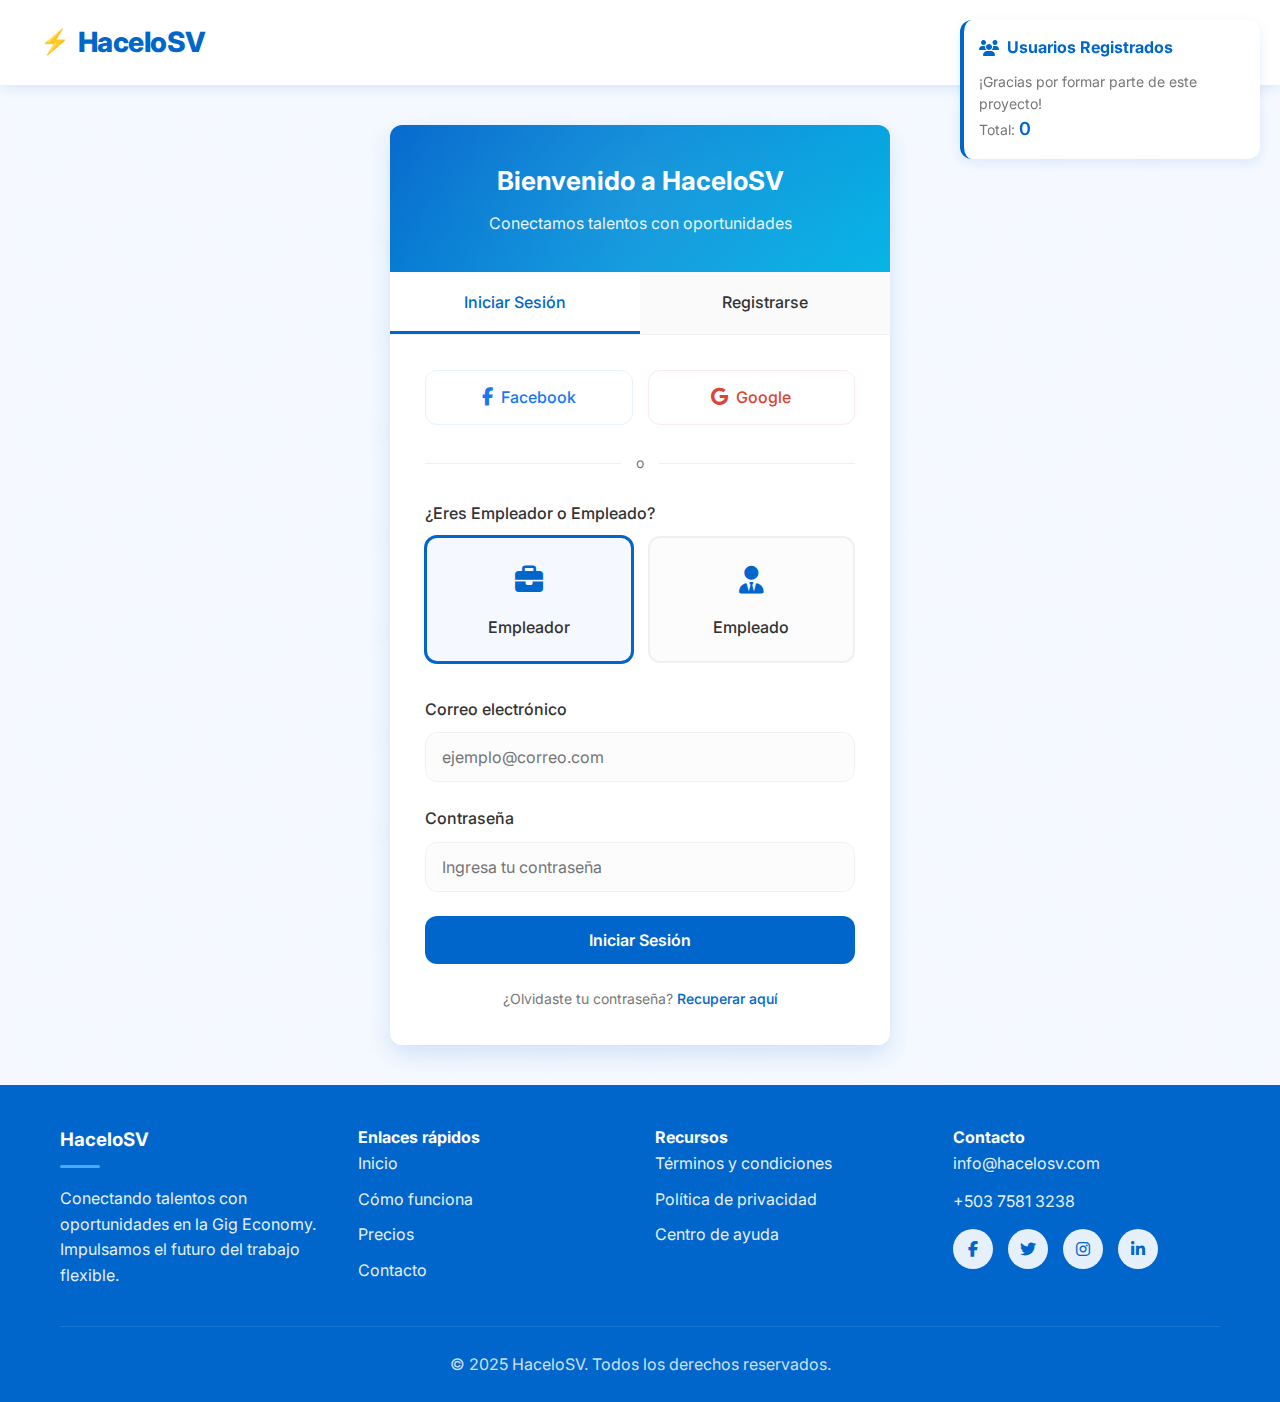
<file: Iniciodesesión.html>
<!DOCTYPE html>
<html lang="es">
<head>
  <meta charset="UTF-8" />
  <meta name="viewport" content="width=device-width, initial-scale=1.0" />
  <title>HaceloSV - Únete a nuestra comunidad</title>
  <link rel="stylesheet" href="https://cdnjs.cloudflare.com/ajax/libs/font-awesome/6.4.0/css/all.min.css">
  <link href="https://fonts.googleapis.com/css2?family=Inter:wght@300;400;500;600;700&display=swap" rel="stylesheet" />
  <style>
    :root {
      --color-primary: #0066cc;
      --color-secondary: #4da6ff;
      --color-accent: #00b3e6;
      --color-light: #f5f9ff;
      --color-white: #ffffff;
      --color-dark: #333333;
      --color-gray: #777777;
      --color-light-gray: #f0f0f0;
      --color-error: #e74c3c;
      --color-success: #2ecc71;
      --color-warning: #f39c12;
      --shadow: 0 4px 12px rgba(0, 102, 204, 0.1);
      --shadow-hover: 0 10px 25px rgba(0, 102, 204, 0.15);
      --border-radius: 12px;
      --transition: all 0.3s ease;
      --gradient-primary: linear-gradient(135deg, var(--color-primary) 0%, var(--color-accent) 100%);
    }
    
    * {
      margin: 0;
      padding: 0;
      box-sizing: border-box;
    }
    
    body {
      font-family: 'Inter', sans-serif;
      color: var(--color-dark);
      line-height: 1.6;
      background-color: var(--color-light);
      min-height: 100vh;
      display: flex;
      flex-direction: column;
    }
    
    .container {
      max-width: 1200px;
      margin: 0 auto;
      padding: 0 20px;
    }
    
    /* NAVBAR */
    .navbar {
      display: flex;
      justify-content: space-between;
      align-items: center;
      padding: 20px 40px;
      background-color: var(--color-white);
      box-shadow: var(--shadow);
      position: relative;
      z-index: 100;
    }
    
    .logo {
      font-weight: 800;
      font-size: 28px;
      color: var(--color-primary);
      letter-spacing: -0.5px;
      text-decoration: none;
      display: flex;
      align-items: center;
    }
    
    .logo:before {
      content: "⚡";
      margin-right: 8px;
      font-size: 24px;
    }
    
    /* AUTH CONTAINER */
    .auth-container {
      display: flex;
      flex-grow: 1;
      align-items: center;
      justify-content: center;
      padding: 40px 20px;
      position: relative;
    }
    
    .auth-container:before {
      content: "";
      position: absolute;
      top: 0;
      left: 0;
      width: 100%;
      height: 100%;
      background: url('data:image/svg+xml;utf8,<svg xmlns="http://www.w3.org/2000/svg" width="100" height="100" viewBox="0 0 100 100"><rect fill="none" width="100" height="100"/><path fill="%23f0f7ff" d="M30,30 Q50,10 70,30 T90,50 T70,70 T50,90 T30,70 T10,50 T30,30 Z"/></svg>') 0 0 repeat;
      opacity: 0.3;
      z-index: -1;
    }
    
    .auth-card {
      background: var(--color-white);
      border-radius: var(--border-radius);
      box-shadow: var(--shadow-hover);
      width: 100%;
      max-width: 500px;
      overflow: hidden;
      transform: translateY(0);
      transition: transform 0.3s ease, box-shadow 0.3s ease;
    }
    
    .auth-card:hover {
      transform: translateY(-5px);
      box-shadow: 0 15px 30px rgba(0, 102, 204, 0.2);
    }
    
    .auth-header {
      background: var(--gradient-primary);
      color: var(--color-white);
      padding: 35px 30px;
      text-align: center;
      position: relative;
      overflow: hidden;
    }
    
    .auth-header:before {
      content: "";
      position: absolute;
      top: -50%;
      left: -50%;
      width: 200%;
      height: 200%;
      background: radial-gradient(circle, rgba(255,255,255,0.1) 0%, transparent 70%);
      z-index: 1;
    }
    
    .auth-header h1 {
      font-size: 26px;
      margin-bottom: 10px;
      position: relative;
      z-index: 2;
    }
    
    .auth-header p {
      opacity: 0.9;
      position: relative;
      z-index: 2;
    }
    
    .auth-tabs {
      display: flex;
      border-bottom: 1px solid var(--color-light-gray);
      background-color: #fafafa;
    }
    
    .auth-tab {
      flex: 1;
      padding: 18px;
      text-align: center;
      cursor: pointer;
      transition: var(--transition);
      font-weight: 500;
      position: relative;
    }
    
    .auth-tab.active {
      color: var(--color-primary);
      background-color: white;
    }
    
    .auth-tab.active:after {
      content: "";
      position: absolute;
      bottom: 0;
      left: 0;
      width: 100%;
      height: 3px;
      background: var(--color-primary);
    }
    
    .auth-content {
      padding: 35px;
    }
    
    .auth-form {
      display: none;
    }
    
    .auth-form.active {
      display: block;
      animation: fadeIn 0.5s ease;
    }
    
    @keyframes fadeIn {
      from { opacity: 0; transform: translateY(10px); }
      to { opacity: 1; transform: translateY(0); }
    }
    
    .form-group {
      margin-bottom: 24px;
    }
    
    .form-group label {
      display: block;
      margin-bottom: 10px;
      font-weight: 500;
      color: var(--color-dark);
    }
    
    .form-control {
      width: 100%;
      padding: 14px 16px;
      border: 1px solid var(--color-light-gray);
      border-radius: var(--border-radius);
      font-family: 'Inter', sans-serif;
      font-size: 16px;
      transition: var(--transition);
      background-color: #fcfcfc;
    }
    
    .form-control:focus {
      outline: none;
      border-color: var(--color-primary);
      box-shadow: 0 0 0 3px rgba(0, 102, 204, 0.1);
      background-color: white;
    }
    
    .form-hint {
      font-size: 14px;
      color: var(--color-gray);
      margin-top: 6px;
    }
    
    .btn {
      display: inline-block;
      background: var(--color-primary);
      color: var(--color-white);
      border: none;
      padding: 14px 20px;
      border-radius: var(--border-radius);
      font-family: 'Inter', sans-serif;
      font-size: 16px;
      font-weight: 600;
      cursor: pointer;
      transition: var(--transition);
      text-align: center;
      width: 100%;
      position: relative;
      overflow: hidden;
    }
    
    .btn:after {
      content: "";
      position: absolute;
      top: 50%;
      left: 50%;
      width: 5px;
      height: 5px;
      background: rgba(255, 255, 255, 0.5);
      opacity: 0;
      border-radius: 100%;
      transform: scale(1, 1) translate(-50%);
      transform-origin: 50% 50%;
    }
    
    .btn:hover {
      background: var(--color-secondary);
      transform: translateY(-2px);
      box-shadow: 0 7px 14px rgba(0, 102, 204, 0.2);
    }
    
    .btn:focus:not(:active)::after {
      animation: ripple 1s ease-out;
    }
    
    @keyframes ripple {
      0% {
        transform: scale(0, 0);
        opacity: 0.5;
      }
      100% {
        transform: scale(20, 20);
        opacity: 0;
      }
    }
    
    .btn-secondary {
      background: transparent;
      color: var(--color-primary);
      border: 1px solid var(--color-primary);
    }
    
    .btn-secondary:hover {
      background: var(--color-light);
    }
    
    .divider {
      text-align: center;
      margin: 25px 0;
      position: relative;
    }
    
    .divider:before {
      content: '';
      position: absolute;
      top: 50%;
      left: 0;
      right: 0;
      height: 1px;
      background: var(--color-light-gray);
      z-index: 1;
    }
    
    .divider span {
      background: var(--color-white);
      position: relative;
      z-index: 2;
      padding: 0 15px;
      color: var(--color-gray);
      font-size: 14px;
    }
    
    .social-auth {
      display: flex;
      gap: 15px;
      margin-bottom: 25px;
    }
    
    .social-btn {
      flex: 1;
      padding: 14px;
      border: 1px solid var(--color-light-gray);
      border-radius: var(--border-radius);
      background: var(--color-white);
      display: flex;
      align-items: center;
      justify-content: center;
      cursor: pointer;
      transition: var(--transition);
      font-weight: 500;
    }
    
    .social-btn:hover {
      background: var(--color-light);
      transform: translateY(-2px);
      box-shadow: 0 5px 10px rgba(0, 0, 0, 0.05);
    }
    
    .social-btn i {
      margin-right: 8px;
      font-size: 18px;
    }
    
    .facebook-btn {
      color: #1877F2;
      border-color: #e7f1ff;
    }
    
    .facebook-btn:hover {
      background-color: #1877F2;
      color: white;
      border-color: #1877F2;
    }
    
    .google-btn {
      color: #DB4437;
      border-color: #fdeaea;
    }
    
    .google-btn:hover {
      background-color: #DB4437;
      color: white;
      border-color: #DB4437;
    }
    
    .auth-footer {
      text-align: center;
      margin-top: 20px;
      font-size: 14px;
      color: var(--color-gray);
    }
    
    .auth-footer a {
      color: var(--color-primary);
      text-decoration: none;
      font-weight: 500;
    }
    
    .auth-footer a:hover {
      text-decoration: underline;
    }
    
    /* CHECKBOX STYLES */
    .checkbox-group {
      display: flex;
      align-items: flex-start;
      margin-bottom: 20px;
    }
    
    .checkbox-group input {
      margin-right: 12px;
      margin-top: 3px;
      width: 18px;
      height: 18px;
    }
    
    .checkbox-group label {
      font-weight: normal;
      line-height: 1.5;
    }
    
    /* ROLE SELECTION */
    .role-selection {
      display: flex;
      gap: 15px;
      margin-bottom: 20px;
    }
    
    .role-option {
      flex: 1;
      text-align: center;
    }
    
    .role-input {
      display: none;
    }
    
    .role-label {
      display: block;
      padding: 20px 15px;
      border: 2px solid var(--color-light-gray);
      border-radius: var(--border-radius);
      cursor: pointer;
      transition: var(--transition);
      background-color: #fcfcfc;
    }
    
    .role-label:hover {
      border-color: var(--color-secondary);
      background-color: #f5f9ff;
    }
    
    .role-input:checked + .role-label {
      border-color: var(--color-primary);
      background-color: var(--color-light);
      box-shadow: 0 0 0 1px var(--color-primary);
    }
    
    .role-icon {
      font-size: 28px;
      margin-bottom: 12px;
      color: var(--color-primary);
    }
    
    .role-text {
      font-weight: 500;
    }
    
    /* SKILLS SELECTION */
    .skills-container {
      display: grid;
      grid-template-columns: repeat(auto-fill, minmax(140px, 1fr));
      gap: 12px;
      margin-bottom: 20px;
    }
    
    .skill-checkbox {
      display: none;
    }
    
    .skill-label {
      display: block;
      padding: 12px 10px;
      border: 1px solid var(--color-light-gray);
      border-radius: var(--border-radius);
      text-align: center;
      cursor: pointer;
      transition: var(--transition);
      background-color: #fcfcfc;
    }
    
    .skill-label:hover {
      border-color: var(--color-secondary);
      background-color: #f5f9ff;
    }
    
    .skill-checkbox:checked + .skill-label {
      background: var(--color-primary);
      color: var(--color-white);
      border-color: var(--color-primary);
      box-shadow: 0 4px 8px rgba(0, 102, 204, 0.2);
    }
    
    /* VALIDATION PAGE */
    .validation-container {
      text-align: center;
      padding: 30px 20px;
    }
    
    .validation-icon {
      font-size: 70px;
      color: var(--color-success);
      margin-bottom: 25px;
      animation: pulse 2s infinite;
    }
    
    @keyframes pulse {
      0% { transform: scale(1); }
      50% { transform: scale(1.05); }
      100% { transform: scale(1); }
    }
    
    .validation-title {
      font-size: 26px;
      margin-bottom: 15px;
      color: var(--color-primary);
    }
    
    .validation-data {
      background: var(--color-light);
      border-radius: var(--border-radius);
      padding: 25px;
      margin: 25px 0;
      text-align: left;
      border-left: 4px solid var(--color-primary);
    }
    
    .data-row {
      display: flex;
      margin-bottom: 12px;
      padding-bottom: 12px;
      border-bottom: 1px solid var(--color-light-gray);
    }
    
    .data-row:last-child {
      margin-bottom: 0;
      padding-bottom: 0;
      border-bottom: none;
    }
    
    .data-label {
      font-weight: 600;
      width: 120px;
      color: var(--color-dark);
    }
    
    .data-value {
      flex: 1;
      color: var(--color-gray);
    }
    
    /* FOOTER */
    footer {
      background-color: var(--color-primary);
      color: var(--color-white);
      padding: 40px 0 25px;
      margin-top: auto;
    }
    
    .footer-content {
      display: grid;
      grid-template-columns: repeat(auto-fit, minmax(250px, 1fr));
      gap: 30px;
      margin-bottom: 25px;
    }
    
    .footer-section h3 {
      margin-bottom: 18px;
      position: relative;
    }
    
    .footer-section h3:after {
      content: '';
      display: block;
      width: 40px;
      height: 3px;
      background: var(--color-secondary);
      margin-top: 10px;
      border-radius: 2px;
    }
    
    .footer-section p {
      margin-bottom: 12px;
      opacity: 0.9;
    }
    
    .footer-section a {
      display: block;
      color: var(--color-white);
      text-decoration: none;
      margin-bottom: 10px;
      transition: var(--transition);
      opacity: 0.9;
    }
    
    .footer-section a:hover {
      opacity: 1;
      color: var(--color-secondary);
      transform: translateX(5px);
    }
    
    .social-icons {
      display: flex;
      gap: 15px;
      margin-top: 15px;
    }
    
    .social-icons a {
      display: inline-flex;
      align-items: center;
      justify-content: center;
      width: 40px;
      height: 40px;
      background: var(--color-white);
      border-radius: 50%;
      color: var(--color-primary);
      transition: var(--transition);
    }
    
    .social-icons a:hover {
      transform: translateY(-3px);
      background: var(--color-secondary);
      color: var(--color-white);
    }
    
    .footer-bottom {
      text-align: center;
      padding-top: 25px;
      border-top: 1px solid rgba(255, 255, 255, 0.1);
    }
    
    .footer-bottom p {
      opacity: 0.8;
    }
    
    /* RESPONSIVE */
    @media (max-width: 768px) {
      .navbar {
        padding: 15px 20px;
      }
      
      .auth-card {
        margin: 20px;
      }
      
      .social-auth {
        flex-direction: column;
      }
      
      .skills-container {
        grid-template-columns: repeat(2, 1fr);
      }
      
      .role-selection {
        flex-direction: column;
      }
      
      .auth-content {
        padding: 25px;
      }
      
      .user-panel {
        position: static;
        margin: 20px auto;
        max-width: 90%;
      }
    }
    
    @media (max-width: 480px) {
      .auth-header {
        padding: 25px 20px;
      }
      
      .auth-content {
        padding: 20px;
      }
      
      .auth-tab {
        padding: 15px;
        font-size: 14px;
      }
      
      .validation-data {
        padding: 20px;
      }
    }

    /* Mensajes de error */
    .error-message {
      color: var(--color-error);
      font-size: 14px;
      margin-top: 6px;
      display: none;
      padding: 8px 12px;
      background-color: rgba(231, 76, 60, 0.05);
      border-radius: 6px;
      border-left: 3px solid var(--color-error);
    }

    .form-control.error {
      border-color: var(--color-error);
    }
    
    /* Loading indicator */
    .loading {
      display: inline-block;
      width: 20px;
      height: 20px;
      border: 3px solid rgba(255,255,255,.3);
      border-radius: 50%;
      border-top-color: #fff;
      animation: spin 1s ease-in-out infinite;
      margin-right: 10px;
    }
    
    @keyframes spin {
      to { transform: rotate(360deg); }
    }
    
    /* Success message */
    .success-message {
      color: var(--color-success);
      font-size: 14px;
      margin-top: 6px;
      display: none;
      padding: 8px 12px;
      background-color: rgba(46, 204, 113, 0.05);
      border-radius: 6px;
      border-left: 3px solid var(--color-success);
    }
    
    /* Password strength indicator */
    .password-strength {
      height: 4px;
      border-radius: 2px;
      margin-top: 8px;
      transition: var(--transition);
    }
    
    .strength-weak {
      background-color: var(--color-error);
      width: 25%;
    }
    
    .strength-medium {
      background-color: var(--color-warning);
      width: 50%;
    }
    
    .strength-strong {
      background-color: var(--color-success);
      width: 100%;
    }
    
    /* User panel */
    .user-panel {
      position: fixed;
      top: 20px;
      right: 20px;
      background: var(--color-white);
      border-radius: var(--border-radius);
      box-shadow: var(--shadow);
      padding: 15px;
      z-index: 1000;
      max-width: 300px;
      border-left: 4px solid var(--color-primary);
    }
    
    .user-panel h3 {
      margin-bottom: 10px;
      color: var(--color-primary);
      font-size: 16px;
      display: flex;
      align-items: center;
    }
    
    .user-panel h3 i {
      margin-right: 8px;
      color: var(--color-primary);
    }
    
    .user-info {
      font-size: 14px;
      color: var(--color-gray);
    }
    
    .user-count {
      font-weight: 600;
      color: var(--color-primary);
      font-size: 18px;
    }
  </style>
</head>
<body>
  <!-- NAVBAR -->
  <header class="navbar">
    <a href="index.html" class="logo">HaceloSV</a>
  </header>

  <!-- USER PANEL -->
  <div class="user-panel">
    <h3><i class="fas fa-users"></i> Usuarios Registrados</h3>
    <div class="user-info">
      <p>¡Gracias por formar parte de este proyecto!</p>
      <p>Total: <span class="user-count" id="user-count">0</span></p>
    </div>
  </div>

  <!-- AUTH CONTAINER -->
  <div class="auth-container">
    <div class="auth-card">
      <div class="auth-header">
        <h1>Bienvenido a HaceloSV</h1>
        <p>Conectamos talentos con oportunidades</p>
      </div>
      
      <div class="auth-tabs">
        <div class="auth-tab active" data-tab="login">Iniciar Sesión</div>
        <div class="auth-tab" data-tab="register">Registrarse</div>
      </div>
      
      <div class="auth-content">
        <!-- SOCIAL AUTH (Visible in both forms) -->
        <div class="social-auth">
          <div class="social-btn facebook-btn" id="facebook-auth">
            <i class="fab fa-facebook-f"></i> Facebook
          </div>
          <div class="social-btn google-btn" id="google-auth">
            <i class="fab fa-google"></i> Google
          </div>
        </div>
        
        <div class="divider"><span>o</span></div>
        
        <!-- LOGIN FORM -->
        <form class="auth-form active" id="login-form">
          <div class="form-group">
            <label>¿Eres Empleador o Empleado?</label>
            <div class="role-selection">
              <div class="role-option">
                <input type="radio" id="login-employer" name="login-role" value="employer" class="role-input" checked>
                <label for="login-employer" class="role-label">
                  <div class="role-icon"><i class="fas fa-briefcase"></i></div>
                  <div class="role-text">Empleador</div>
                </label>
              </div>
              <div class="role-option">
                <input type="radio" id="login-employee" name="login-role" value="employee" class="role-input">
                <label for="login-employee" class="role-label">
                  <div class="role-icon"><i class="fas fa-user-tie"></i></div>
                  <div class="role-text">Empleado</div>
                </label>
              </div>
            </div>
          </div>
          
          <div class="form-group">
            <label for="login-email">Correo electrónico</label>
            <input type="email" id="login-email" class="form-control" placeholder="ejemplo@correo.com" required>
            <div class="error-message" id="login-email-error"></div>
          </div>
          
          <div class="form-group">
            <label for="login-password">Contraseña</label>
            <input type="password" id="login-password" class="form-control" placeholder="Ingresa tu contraseña" required>
            <div class="error-message" id="login-password-error"></div>
          </div>
          
          <div class="form-group">
            <button type="submit" class="btn">Iniciar Sesión</button>
          </div>
          
          <div class="auth-footer">
            ¿Olvidaste tu contraseña? <a href="#">Recuperar aquí</a>
          </div>
        </form>
        
        <!-- REGISTER FORM -->
        <form class="auth-form" id="register-form">
          <div class="form-group">
            <label>¿Te registras como Empleador o Empleado?</label>
            <div class="role-selection">
              <div class="role-option">
                <input type="radio" id="register-employer" name="register-role" value="employer" class="role-input">
                <label for="register-employer" class="role-label">
                  <div class="role-icon"><i class="fas fa-briefcase"></i></div>
                  <div class="role-text">Empleador</div>
                </label>
              </div>
              <div class="role-option">
                <input type="radio" id="register-employee" name="register-role" value="employee" class="role-input" checked>
                <label for="register-employee" class="role-label">
                  <div class="role-icon"><i class="fas fa-user-tie"></i></div>
                  <div class="role-text">Empleado</div>
                </label>
              </div>
            </div>
          </div>
          
          <div class="form-group">
            <label for="register-email">Correo electrónico</label>
            <input type="email" id="register-email" class="form-control" placeholder="ejemplo@correo.com" required>
            <div class="error-message" id="register-email-error"></div>
            <div class="success-message" id="register-email-success"></div>
          </div>
          
          <div class="form-group">
            <label for="register-fullname">Nombre completo</label>
            <input type="text" id="register-fullname" class="form-control" placeholder="Tu nombre completo" required>
            <div class="error-message" id="register-fullname-error"></div>
          </div>
          
          <div class="form-group">
            <label for="register-age">Edad</label>
            <input type="number" id="register-age" class="form-control" min="16" max="100" placeholder="Tu edad" required>
            <div class="error-message" id="register-age-error"></div>
          </div>
          
          <div class="form-group">
            <label for="register-dui">DUI</label>
            <input type="text" id="register-dui" class="form-control" placeholder="00000000-0" pattern="[0-9]{8}-[0-9]{1}">
            <div class="form-hint">Formato: 8 dígitos, guión y 1 dígito</div>
            <div class="error-message" id="register-dui-error"></div>
          </div>
          
          <!-- Skills section (only for employees) -->
          <div class="form-group" id="skills-section">
            <label>¿En qué eres bueno? <span class="form-hint">(Selecciona al menos una opción)</span></label>
            <div class="skills-container">
              <input type="checkbox" id="skill-programming" class="skill-checkbox" name="skills" value="programming">
              <label for="skill-programming" class="skill-label">Programación</label>
              
              <input type="checkbox" id="skill-design" class="skill-checkbox" name="skills" value="design">
              <label for="skill-design" class="skill-label">Diseño Gráfico</label>
              
              <input type="checkbox" id="skill-drawing" class="skill-checkbox" name="skills" value="drawing">
              <label for="skill-drawing" class="skill-label">Dibujo</label>
              
              <input type="checkbox" id="skill-writing" class="skill-checkbox" name="skills" value="writing">
              <label for="skill-writing" class="skill-label">Redacción</label>
              
              <input type="checkbox" id="skill-translation" class="skill-checkbox" name="skills" value="translation">
              <label for="skill-translation" class="skill-label">Traducción</label>
              
              <input type="checkbox" id="skill-marketing" class="skill-checkbox" name="skills" value="marketing">
              <label for="skill-marketing" class="skill-label">Marketing</label>
              
              <input type="checkbox" id="skill-video" class="skill-checkbox" name="skills" value="video">
              <label for="skill-video" class="skill-label">Edición de Video</label>
              
              <input type="checkbox" id="skill-photo" class="skill-checkbox" name="skills" value="photo">
              <label for="skill-photo" class="skill-label">Fotografía</label>
            </div>
            <div class="error-message" id="skills-error"></div>
          </div>
          
          <!-- Company info section (only for employers) -->
          <div class="form-group" id="company-section" style="display: none;">
            <label for="register-company">Nombre de la empresa</label>
            <input type="text" id="register-company" class="form-control" placeholder="Nombre de tu empresa">
            <div class="error-message" id="register-company-error"></div>
            
            <label for="register-position" style="margin-top: 15px;">Cargo en la empresa</label>
            <input type="text" id="register-position" class="form-control" placeholder="Tu cargo o posición">
            <div class="error-message" id="register-position-error"></div>
          </div>
          
          <div class="form-group">
            <label for="register-password">Contraseña</label>
            <input type="password" id="register-password" class="form-control" placeholder="Crea una contraseña segura" required>
            <div class="form-hint">Mínimo 8 caracteres, incluyendo mayúsculas, minúsculas y números</div>
            <div id="password-strength" class="password-strength"></div>
            <div class="error-message" id="register-password-error"></div>
          </div>
          
          <div class="form-group">
            <label for="register-confirm-password">Confirmar contraseña</label>
            <input type="password" id="register-confirm-password" class="form-control" placeholder="Repite tu contraseña" required>
            <div class="error-message" id="register-confirm-password-error"></div>
          </div>
          
          <div class="checkbox-group">
            <input type="checkbox" id="register-terms" required>
            <label for="register-terms">Acepto los <a href="terminos.html" target="_blank">términos y condiciones</a> y la <a href="privacidad.html" target="_blank">política de privacidad</a></label>
          </div>
          <div class="error-message" id="register-terms-error"></div>
          
          <div class="form-group">
            <button type="submit" class="btn">Crear Cuenta</button>
          </div>
        </form>
        
        <!-- VALIDATION PAGE (Initially Hidden) -->
        <div class="auth-form" id="validation-page">
          <div class="validation-container">
            <div class="validation-icon">
              <i class="fas fa-check-circle"></i>
            </div>
            <h2 class="validation-title">¡Datos Validados Correctamente!</h2>
            <p>Revisa que toda tu información sea correcta antes de continuar.</p>
            
            <div class="validation-data">
              <div class="data-row">
                <div class="data-label">Tipo de cuenta:</div>
                <div class="data-value" id="val-role"></div>
              </div>
              <div class="data-row">
                <div class="data-label">Correo:</div>
                <div class="data-value" id="val-email"></div>
              </div>
              <div class="data-row">
                <div class="data-label">Nombre:</div>
                <div class="data-value" id="val-name"></div>
              </div>
              <div class="data-row">
                <div class="data-label">Edad:</div>
                <div class="data-value" id="val-age"></div>
              </div>
              <div class="data-row" id="val-company-row" style="display: none;">
                <div class="data-label">Empresa:</div>
                <div class="data-value" id="val-company"></div>
              </div>
              <div class="data-row" id="val-position-row" style="display: none;">
                <div class="data-label">Cargo:</div>
                <div class="data-value" id="val-position"></div>
              </div>
              <div class="data-row" id="val-dui-row">
                <div class="data-label">DUI:</div>
                <div class="data-value" id="val-dui"></div>
              </div>
              <div class="data-row" id="val-skills-row" style="display: none;">
                <div class="data-label">Habilidades:</div>
                <div class="data-value" id="val-skills"></div>
              </div>
            </div>
            
            <div class="checkbox-group">
              <input type="checkbox" id="accept-terms" required>
              <label for="accept-terms">He leído y acepto los <a href="Terminos.html" target="_blank">términos y condiciones</a> de uso de HaceloSV</label>
            </div>
            <div class="error-message" id="accept-terms-error"></div>
            
            <button class="btn" id="complete-registration">Completar Registro</button>
          </div>
        </div>
      </div>
    </div>
  </div>

  <!-- FOOTER -->
  <footer>
    <div class="container">
      <div class="footer-content">
        <div class="footer-section">
          <h3>HaceloSV</h3>
          <p>Conectando talentos con oportunidades en la Gig Economy. Impulsamos el futuro del trabajo flexible.</p>
        </div>
        <div class="footer-section">
          <h4>Enlaces rápidos</h4>
          <a href="Pantalladeinicio.html">Inicio</a>
          <a href="#">Cómo funciona</a>
          <a href="#">Precios</a>
          <a href="#">Contacto</a>
        </div>
        <div class="footer-section">
          <h4>Recursos</h4>
          <a href="terminos.html" target="_blank">Términos y condiciones</a>
          <a href="privacidad.html" target="_blank">Política de privacidad</a>
          <a href="#">Centro de ayuda</a>
        </div>
        <div class="footer-section">
          <h4>Contacto</h4>
          <p>info@hacelosv.com</p>
          <p>+503 7581 3238</p>
          <div class="social-icons">
            <a href="#"><i class="fab fa-facebook-f"></i></a>
            <a href="#"><i class="fab fa-twitter"></i></a>
            <a href="#"><i class="fab fa-instagram"></i></a>
            <a href="#"><i class="fab fa-linkedin-in"></i></a>
          </div>
        </div>
      </div>
      <div class="footer-bottom">
        <p>&copy; 2025 HaceloSV. Todos los derechos reservados.</p>
      </div>
    </div>
  </footer>

  <script>
    // Configuración de la base de datos
    const DB_NAME = 'HaceloSVDB';
    const DB_VERSION = 1;
    const USER_STORE = 'users';
    let db = null;
    let userCount = 0;

    // Inicializar la base de datos
    function initDatabase() {
      return new Promise((resolve, reject) => {
        const request = indexedDB.open(DB_NAME, DB_VERSION);
        
        request.onerror = () => {
          console.error('Error al abrir la base de datos');
          reject(request.error);
        };
        
        request.onsuccess = () => {
          db = request.result;
          countUsers().then(count => {
            userCount = count;
            updateUserCount();
          });
          resolve(db);
        };
        
        request.onupgradeneeded = (event) => {
          const database = event.target.result;
          
          // Crear el almacén de objetos para usuarios si no existe
          if (!database.objectStoreNames.contains(USER_STORE)) {
            const userStore = database.createObjectStore(USER_STORE, { keyPath: 'email' });
            
            // Crear índices para búsquedas
            userStore.createIndex('email', 'email', { unique: true });
            userStore.createIndex('role', 'role', { unique: false });
            userStore.createIndex('fullname', 'fullname', { unique: false });
          }
        };
      });
    }

    // Contar usuarios en la base de datos
    function countUsers() {
      return new Promise((resolve, reject) => {
        if (!db) {
          reject(new Error('La base de datos no está inicializada'));
          return;
        }
        
        const transaction = db.transaction([USER_STORE], 'readonly');
        const userStore = transaction.objectStore(USER_STORE);
        const request = userStore.count();
        
        request.onsuccess = () => {
          resolve(request.result);
        };
        
        request.onerror = () => {
          reject(request.error);
        };
      });
    }

    // Actualizar contador de usuarios en la interfaz
    function updateUserCount() {
      document.getElementById('user-count').textContent = userCount;
    }

    // Guardar usuario en la base de datos
    function saveUser(user) {
      return new Promise((resolve, reject) => {
        if (!db) {
          reject(new Error('La base de datos no está inicializada'));
          return;
        }
        
        const transaction = db.transaction([USER_STORE], 'readwrite');
        const userStore = transaction.objectStore(USER_STORE);
        
        const request = userStore.add(user);
        
        request.onsuccess = () => {
          userCount++;
          updateUserCount();
          resolve(request.result);
        };
        
        request.onerror = () => {
          reject(request.error);
        };
      });
    }

    // Obtener usuario por email
    function getUserByEmail(email) {
      return new Promise((resolve, reject) => {
        if (!db) {
          reject(new Error('La base de datos no está inicializada'));
          return;
        }
        
        const transaction = db.transaction([USER_STORE], 'readonly');
        const userStore = transaction.objectStore(USER_STORE);
        
        const request = userStore.get(email);
        
        request.onsuccess = () => {
          resolve(request.result);
        };
        
        request.onerror = () => {
          reject(request.error);
        };
      });
    }

    // Mostrar mensaje de error
    function showError(elementId, message) {
      const errorElement = document.getElementById(elementId);
      errorElement.textContent = message;
      errorElement.style.display = 'block';
      
      // Resaltar el campo con error
      const inputId = elementId.replace('-error', '');
      const inputElement = document.getElementById(inputId);
      if (inputElement) {
        inputElement.classList.add('error');
      }
    }

    // Ocultar mensaje de error
    function hideError(elementId) {
      const errorElement = document.getElementById(elementId);
      errorElement.style.display = 'none';
      
      // Quitar resaltado de error del campo
      const inputId = elementId.replace('-error', '');
      const inputElement = document.getElementById(inputId);
      if (inputElement) {
        inputElement.classList.remove('error');
      }
    }

    // Mostrar mensaje de éxito
    function showSuccess(elementId, message) {
      const successElement = document.getElementById(elementId);
      successElement.textContent = message;
      successElement.style.display = 'block';
    }

    // Ocultar mensaje de éxito
    function hideSuccess(elementId) {
      const successElement = document.getElementById(elementId);
      successElement.style.display = 'none';
    }

    // Validar formato de email
    function isValidEmail(email) {
      const emailRegex = /^[^\s@]+@[^\s@]+\.[^\s@]+$/;
      return emailRegex.test(email);
    }

    // Validar fortaleza de contraseña
    function isStrongPassword(password) {
      // Mínimo 8 caracteres, al menos una mayúscula, una minúscula y un número
      const passwordRegex = /^(?=.*[a-z])(?=.*[A-Z])(?=.*\d).{8,}$/;
      return passwordRegex.test(password);
    }

    // Evaluar fortaleza de contraseña
    function evaluatePasswordStrength(password) {
      if (password.length === 0) {
        return { strength: 0, label: '' };
      }
      
      let strength = 0;
      
      // Longitud mínima
      if (password.length >= 8) strength += 1;
      
      // Contiene letras minúsculas
      if (/[a-z]/.test(password)) strength += 1;
      
      // Contiene letras mayúsculas
      if (/[A-Z]/.test(password)) strength += 1;
      
      // Contiene números
      if (/\d/.test(password)) strength += 1;
      
      // Contiene caracteres especiales
      if (/[^A-Za-z0-9]/.test(password)) strength += 1;
      
      let label = '';
      let className = '';
      
      if (strength <= 2) {
        label = 'Débil';
        className = 'strength-weak';
      } else if (strength <= 3) {
        label = 'Media';
        className = 'strength-medium';
      } else {
        label = 'Fuerte';
        className = 'strength-strong';
      }
      
      return { strength, label, className };
    }

    // Validar formato de DUI
    function isValidDUI(dui) {
      if (!dui) return true; // DUI es opcional
      const duiRegex = /^[0-9]{8}-[0-9]{1}$/;
      return duiRegex.test(dui);
    }

    document.addEventListener('DOMContentLoaded', async function() {
      // Inicializar la base de datos
      try {
        await initDatabase();
        console.log('Base de datos inicializada correctamente');
      } catch (error) {
        console.error('Error al inicializar la base de datos:', error);
        alert('Error al inicializar la aplicación. Por favor, recarga la página.');
      }
      
      // Tab switching functionality
      const tabs = document.querySelectorAll('.auth-tab');
      const forms = document.querySelectorAll('.auth-form');
      
      tabs.forEach(tab => {
        tab.addEventListener('click', () => {
          const tabId = tab.getAttribute('data-tab');
          
          // Update active tab
          tabs.forEach(t => t.classList.remove('active'));
          tab.classList.add('active');
          
          // Show corresponding form
          forms.forEach(form => {
            form.classList.remove('active');
            if (form.id === `${tabId}-form` || form.id === `${tabId}-page`) {
              form.classList.add('active');
            }
          });
        });
      });
      
      // Toggle between employer and employee forms
      const roleInputs = document.querySelectorAll('input[name="register-role"]');
      const skillsSection = document.getElementById('skills-section');
      const companySection = document.getElementById('company-section');
      
      roleInputs.forEach(input => {
        input.addEventListener('change', () => {
          if (input.value === 'employee') {
            skillsSection.style.display = 'block';
            companySection.style.display = 'none';
          } else {
            skillsSection.style.display = 'none';
            companySection.style.display = 'block';
          }
        });
      });
      
      // Validación de email en tiempo real
      document.getElementById('register-email').addEventListener('blur', async function() {
        const email = this.value.trim();
        
        hideError('register-email-error');
        hideSuccess('register-email-success');
        
        if (!email) {
          return;
        }
        
        if (!isValidEmail(email)) {
          showError('register-email-error', 'Formato de correo electrónico inválido');
          return;
        }
        
        // Verificar si el email ya existe
        try {
          const existingUser = await getUserByEmail(email);
          if (existingUser) {
            showError('register-email-error', 'Este correo electrónico ya está registrado');
          } else {
            showSuccess('register-email-success', 'Correo electrónico disponible');
          }
        } catch (error) {
          console.error('Error al verificar email:', error);
        }
      });
      
      // Indicador de fortaleza de contraseña
      document.getElementById('register-password').addEventListener('input', function() {
        const password = this.value;
        const strengthIndicator = document.getElementById('password-strength');
        
        if (password.length === 0) {
          strengthIndicator.className = 'password-strength';
          strengthIndicator.style.width = '0';
          return;
        }
        
        const { className, label } = evaluatePasswordStrength(password);
        strengthIndicator.className = `password-strength ${className}`;
        strengthIndicator.title = `Fortaleza: ${label}`;
      });
      
      // Facebook authentication
      document.getElementById('facebook-auth').addEventListener('click', function() {
        const isLogin = document.getElementById('login-form').classList.contains('active');
        const action = isLogin ? 'iniciar sesión' : 'registrarse';
        
        // Get selected role
        let role = 'empleado';
        if (isLogin) {
          role = document.querySelector('input[name="login-role"]:checked').value;
        } else {
          role = document.querySelector('input[name="register-role"]:checked').value;
        }
        
        alert(`Redirigiendo a Facebook para ${action} como ${role}...`);
        // En una aplicación real, aquí redirigirías a la autenticación de Facebook
        setTimeout(() => {
          alert(`${action.charAt(0).toUpperCase() + action.slice(1)} con Facebook exitoso!`);
          window.location.href = 'index.html';
        }, 1000);
      });
      
      // Google authentication
      document.getElementById('google-auth').addEventListener('click', function() {
        const isLogin = document.getElementById('login-form').classList.contains('active');
        const action = isLogin ? 'iniciar sesión' : 'registrarse';
        
        // Get selected role
        let role = 'empleado';
        if (isLogin) {
          role = document.querySelector('input[name="login-role"]:checked').value;
        } else {
          role = document.querySelector('input[name="register-role"]:checked').value;
        }
        
        alert(`Redirigiendo a Google para ${action} como ${role}...`);
        // En una aplicación real, aquí redirigirías a la autenticación de Google
        setTimeout(() => {
          alert(`${action.charAt(0).toUpperCase() + action.slice(1)} con Google exitoso!`);
          window.location.href = 'index.html';
        }, 1000);
      });
      
      // Register form submission
      const registerForm = document.getElementById('register-form');
      registerForm.addEventListener('submit', async function(e) {
        e.preventDefault();
        
        // Ocultar todos los mensajes de error
        document.querySelectorAll('.error-message').forEach(el => {
          el.style.display = 'none';
        });
        document.querySelectorAll('.form-control.error').forEach(el => {
          el.classList.remove('error');
        });
        
        // Obtener valores del formulario
        const email = document.getElementById('register-email').value.trim();
        const fullname = document.getElementById('register-fullname').value.trim();
        const age = document.getElementById('register-age').value;
        const dui = document.getElementById('register-dui').value.trim();
        const password = document.getElementById('register-password').value;
        const confirmPassword = document.getElementById('register-confirm-password').value;
        const role = document.querySelector('input[name="register-role"]:checked').value;
        const termsAccepted = document.getElementById('register-terms').checked;
        
        // Validaciones
        let isValid = true;
        
        // Validar email
        if (!email) {
          showError('register-email-error', 'El correo electrónico es obligatorio');
          isValid = false;
        } else if (!isValidEmail(email)) {
          showError('register-email-error', 'Formato de correo electrónico inválido');
          isValid = false;
        } else {
          // Verificar si el email ya existe
          try {
            const existingUser = await getUserByEmail(email);
            if (existingUser) {
              showError('register-email-error', 'Este correo electrónico ya está registrado');
              isValid = false;
            }
          } catch (error) {
            console.error('Error al verificar email:', error);
            showError('register-email-error', 'Error al verificar el correo electrónico');
            isValid = false;
          }
        }
        
        // Validar nombre completo
        if (!fullname) {
          showError('register-fullname-error', 'El nombre completo es obligatorio');
          isValid = false;
        }
        
        // Validar edad
        if (!age || age < 18 || age > 60) {
          showError('register-age-error', 'Debes tener entre 18 y 60 años');
          isValid = false;
        }
        
        // Validar DUI
        if (dui && !isValidDUI(dui)) {
          showError('register-dui-error', 'Formato de DUI inválido. Use: 00000000-0');
          isValid = false;
        }
        
        // Validar contraseña
        if (!password) {
          showError('register-password-error', 'La contraseña es obligatoria');
          isValid = false;
        } else if (!isStrongPassword(password)) {
          showError('register-password-error', 'La contraseña debe tener al menos 8 caracteres, una mayúscula, una minúscula y un número');
          isValid = false;
        }
        
        // Validar confirmación de contraseña
        if (password !== confirmPassword) {
          showError('register-confirm-password-error', 'Las contraseñas no coinciden');
          isValid = false;
        }
        
        // Validar términos y condiciones
        if (!termsAccepted) {
          showError('register-terms-error', 'Debes aceptar los términos y condiciones');
          isValid = false;
        }
        
        // Validaciones específicas por rol
        if (role === 'employee') {
          // Verificar si se seleccionaron habilidades
          const selectedSkills = document.querySelectorAll('input[name="skills"]:checked');
          if (selectedSkills.length === 0) {
            showError('skills-error', 'Debes seleccionar al menos una habilidad');
            isValid = false;
          }
        } else if (role === 'employer') {
          // Validar información de empresa
          const company = document.getElementById('register-company').value.trim();
          const position = document.getElementById('register-position').value.trim();
          
          if (!company) {
            showError('register-company-error', 'El nombre de la empresa es obligatorio');
            isValid = false;
          }
          
          if (!position) {
            showError('register-position-error', 'El cargo en la empresa es obligatorio');
            isValid = false;
          }
        }
        
        if (!isValid) {
          return;
        }
        
        // Si todas las validaciones pasan, mostrar página de validación
        document.getElementById('val-role').textContent = role === 'employee' ? 'Empleado' : 'Empleador';
        document.getElementById('val-email').textContent = email;
        document.getElementById('val-name').textContent = fullname;
        document.getElementById('val-age').textContent = age + ' años';
        document.getElementById('val-dui').textContent = dui || 'No proporcionado';
        
        // Mostrar/ocultar campos específicos por rol
        if (role === 'employee') {
          document.getElementById('val-skills-row').style.display = 'flex';
          document.getElementById('val-company-row').style.display = 'none';
          document.getElementById('val-position-row').style.display = 'none';
          
          // Obtener habilidades seleccionadas
          const skillsText = Array.from(document.querySelectorAll('input[name="skills"]:checked')).map(skill => {
            return skill.nextElementSibling.textContent;
          }).join(', ');
          
          document.getElementById('val-skills').textContent = skillsText;
        } else {
          document.getElementById('val-skills-row').style.display = 'none';
          document.getElementById('val-company-row').style.display = 'flex';
          document.getElementById('val-position-row').style.display = 'flex';
          
          const company = document.getElementById('register-company').value;
          const position = document.getElementById('register-position').value;
          
          document.getElementById('val-company').textContent = company;
          document.getElementById('val-position').textContent = position;
        }
        
        // Mostrar página de validación
        document.querySelectorAll('.auth-form').forEach(form => form.classList.remove('active'));
        document.getElementById('validation-page').classList.add('active');
      });
      
      // Complete registration button
      document.getElementById('complete-registration').addEventListener('click', async function() {
        // Ocultar mensajes de error
        hideError('accept-terms-error');
        
        if (!document.getElementById('accept-terms').checked) {
          showError('accept-terms-error', 'Debes aceptar los términos y condiciones para continuar');
          return;
        }
        
        // Obtener datos del formulario
        const email = document.getElementById('register-email').value.trim();
        const fullname = document.getElementById('register-fullname').value.trim();
        const age = parseInt(document.getElementById('register-age').value);
        const dui = document.getElementById('register-dui').value.trim();
        const password = document.getElementById('register-password').value;
        const role = document.querySelector('input[name="register-role"]:checked').value;
        
        // Preparar objeto de usuario
        const user = {
          email,
          fullname,
          age,
          dui,
          password, // En una aplicación real, esto debería estar encriptado
          role,
          registrationDate: new Date()
        };
        
        // Agregar campos específicos por rol
        if (role === 'employee') {
          const selectedSkills = Array.from(document.querySelectorAll('input[name="skills"]:checked')).map(skill => skill.value);
          user.skills = selectedSkills;
        } else {
          user.company = document.getElementById('register-company').value.trim();
          user.position = document.getElementById('register-position').value.trim();
        }
        
        // Guardar usuario en la base de datos
        try {
          await saveUser(user);
          alert('¡Registro completado con éxito! Serás redirigido a la página de inicio.');
          
          // Redirigir según el tipo de usuario (CORREGIDO)
          setTimeout(() => {
            if (role === 'employer') {
              window.location.href = 'Empleadores.html';
            } else {
              window.location.href = 'Empleado.html';
            }
          }, 1500);
        } catch (error) {
          console.error('Error al guardar usuario:', error);
          alert('Error al completar el registro. Por favor, intenta nuevamente.');
        }
      });
      
      // Login form submission
      document.getElementById('login-form').addEventListener('submit', async function(e) {
        e.preventDefault();
        
        // Ocultar mensajes de error
        hideError('login-email-error');
        hideError('login-password-error');
        
        // Obtener valores del formulario
        const email = document.getElementById('login-email').value.trim();
        const password = document.getElementById('login-password').value;
        const role = document.querySelector('input[name="login-role"]:checked').value;
        
        // Validaciones básicas
        if (!email) {
          showError('login-email-error', 'El correo electrónico es obligatorio');
          return;
        }
        
        if (!password) {
          showError('login-password-error', 'La contraseña es obligatoria');
          return;
        }
        
        // Verificar credenciales en la base de datos
        try {
          const user = await getUserByEmail(email);
          
          if (!user) {
            showError('login-email-error', 'Usuario no encontrado');
            return;
          }
          
          if (user.password !== password) {
            showError('login-password-error', 'Contraseña incorrecta');
            return;
          }
          
          if (user.role !== role) {
            alert(`Este usuario está registrado como ${user.role === 'employee' ? 'Empleado' : 'Empleador'}. Por favor, selecciona el tipo correcto.`);
            return;
          }
          
          // Inicio de sesión exitoso
          alert(`Inicio de sesión exitoso como ${role === 'employee' ? 'Empleado' : 'Empleador'}! Redirigiendo...`);
          localStorage.setItem('hacelosv_userData', JSON.stringify(user));
          
          // Guardar email en localStorage para autenticación
          localStorage.setItem('hacelosv_currentUser', email);
          
          // Redirigir según el tipo de usuario (CORREGIDO)
          setTimeout(() => {
            if (role === 'employer') {
              window.location.href = 'Empleadores.html';
            } else {
              window.location.href = 'Empleado.html';
            }
          }, 1000);
        } catch (error) {
          console.error('Error al verificar credenciales:', error);
          alert('Error al iniciar sesión. Por favor, intenta nuevamente.');
        }
      });
    });
  </script>
</body>
</html>
</file>
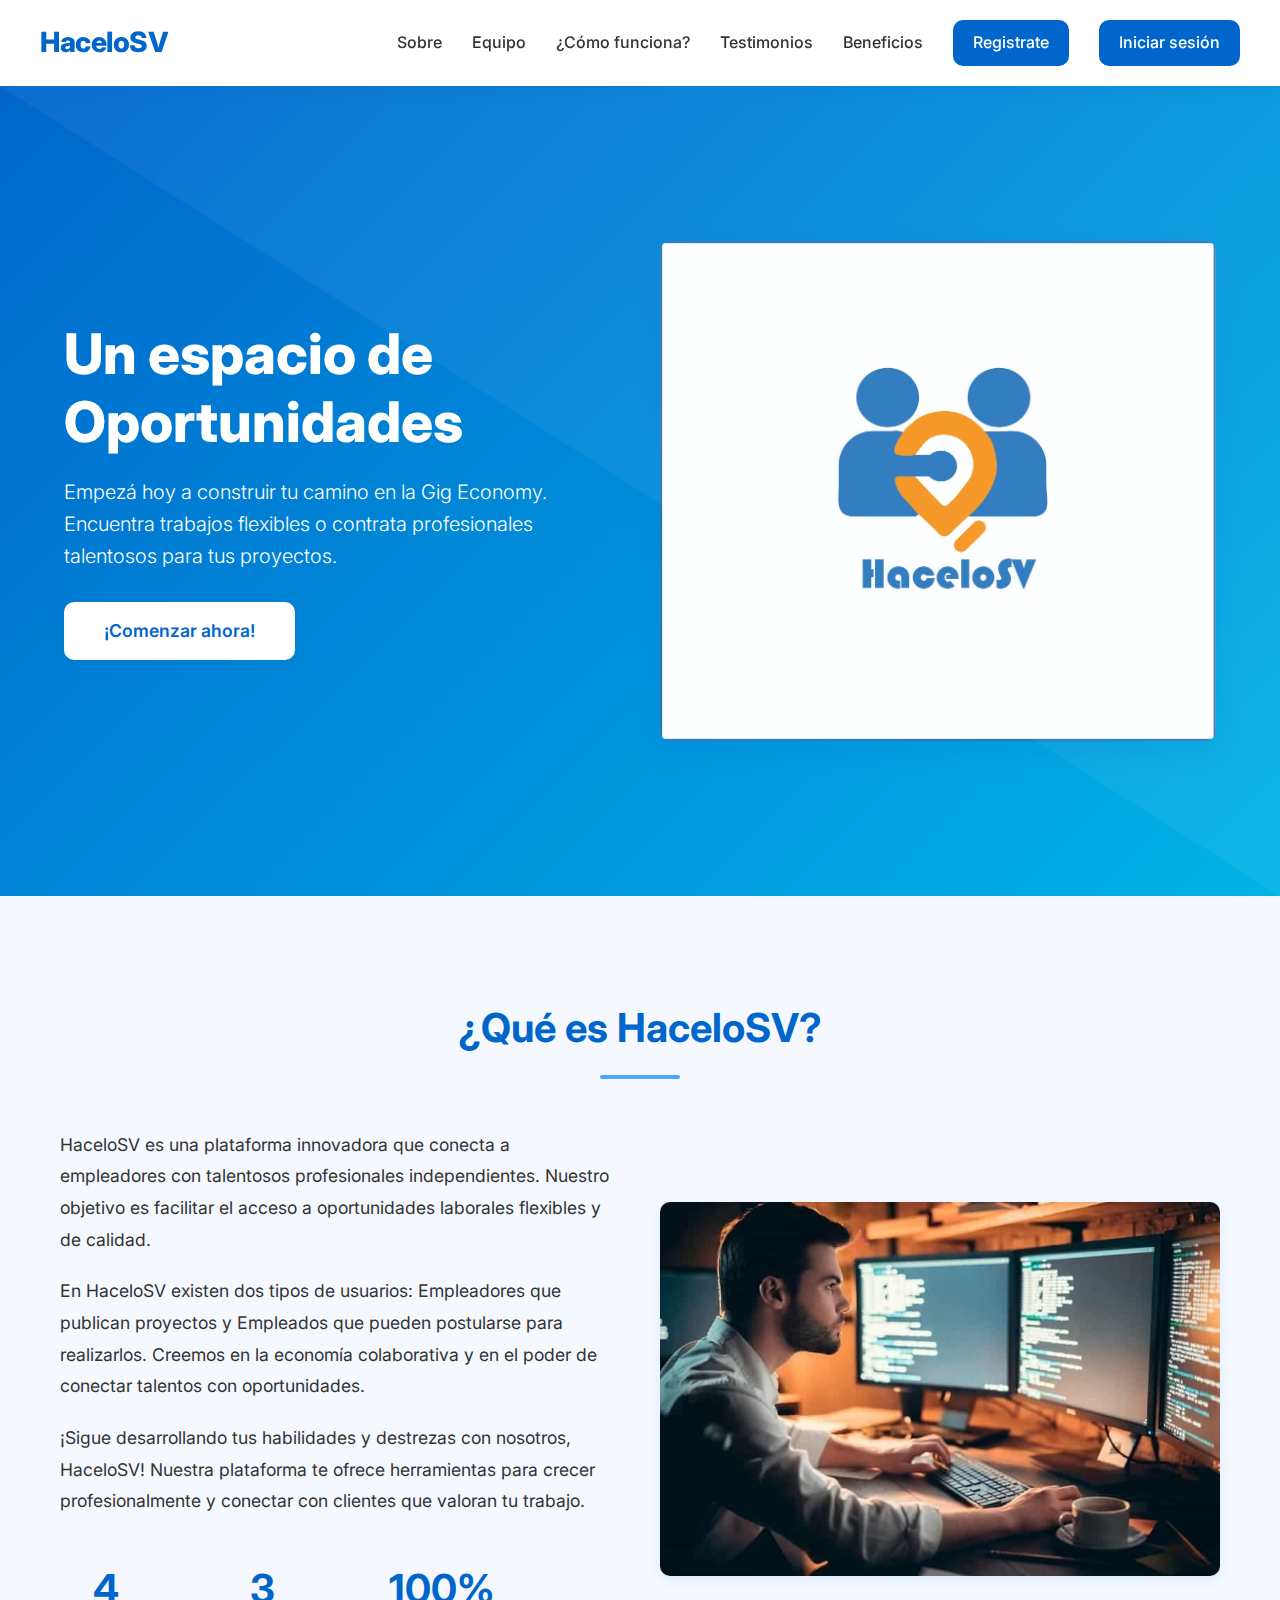
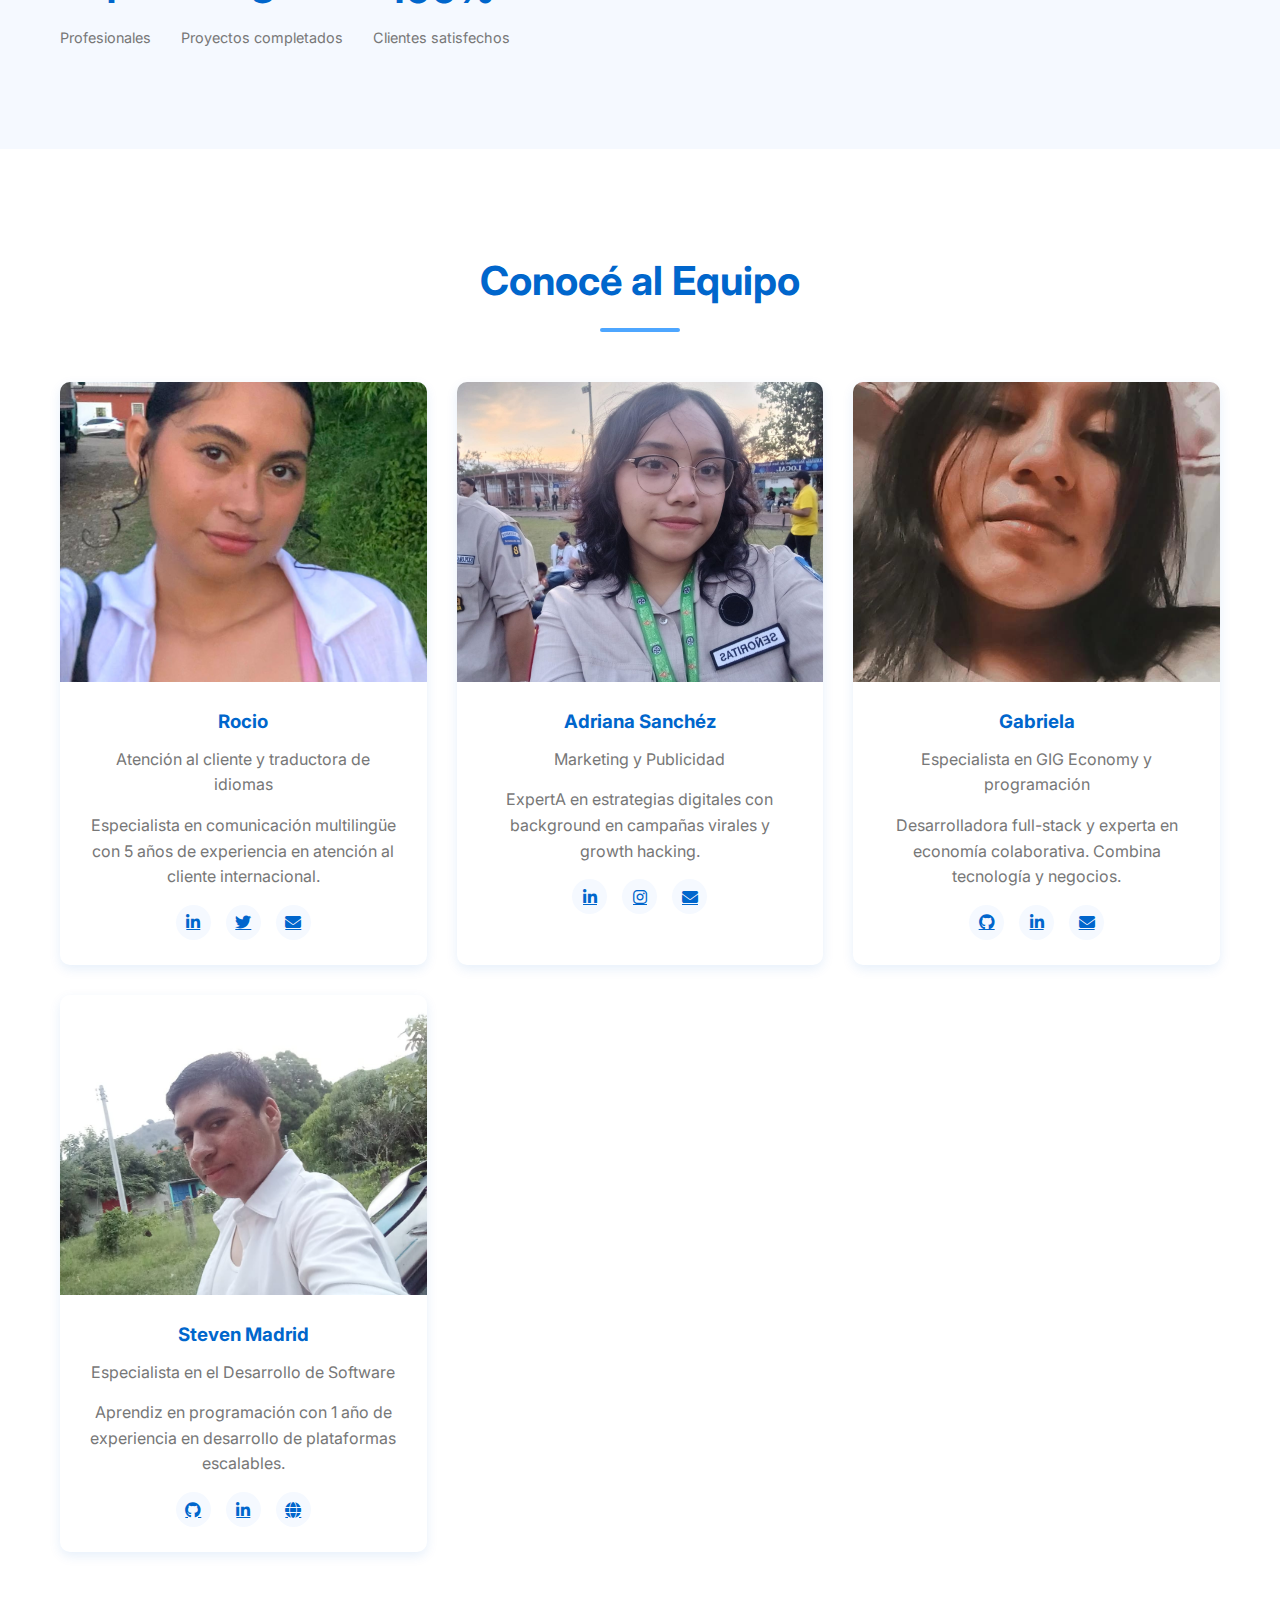
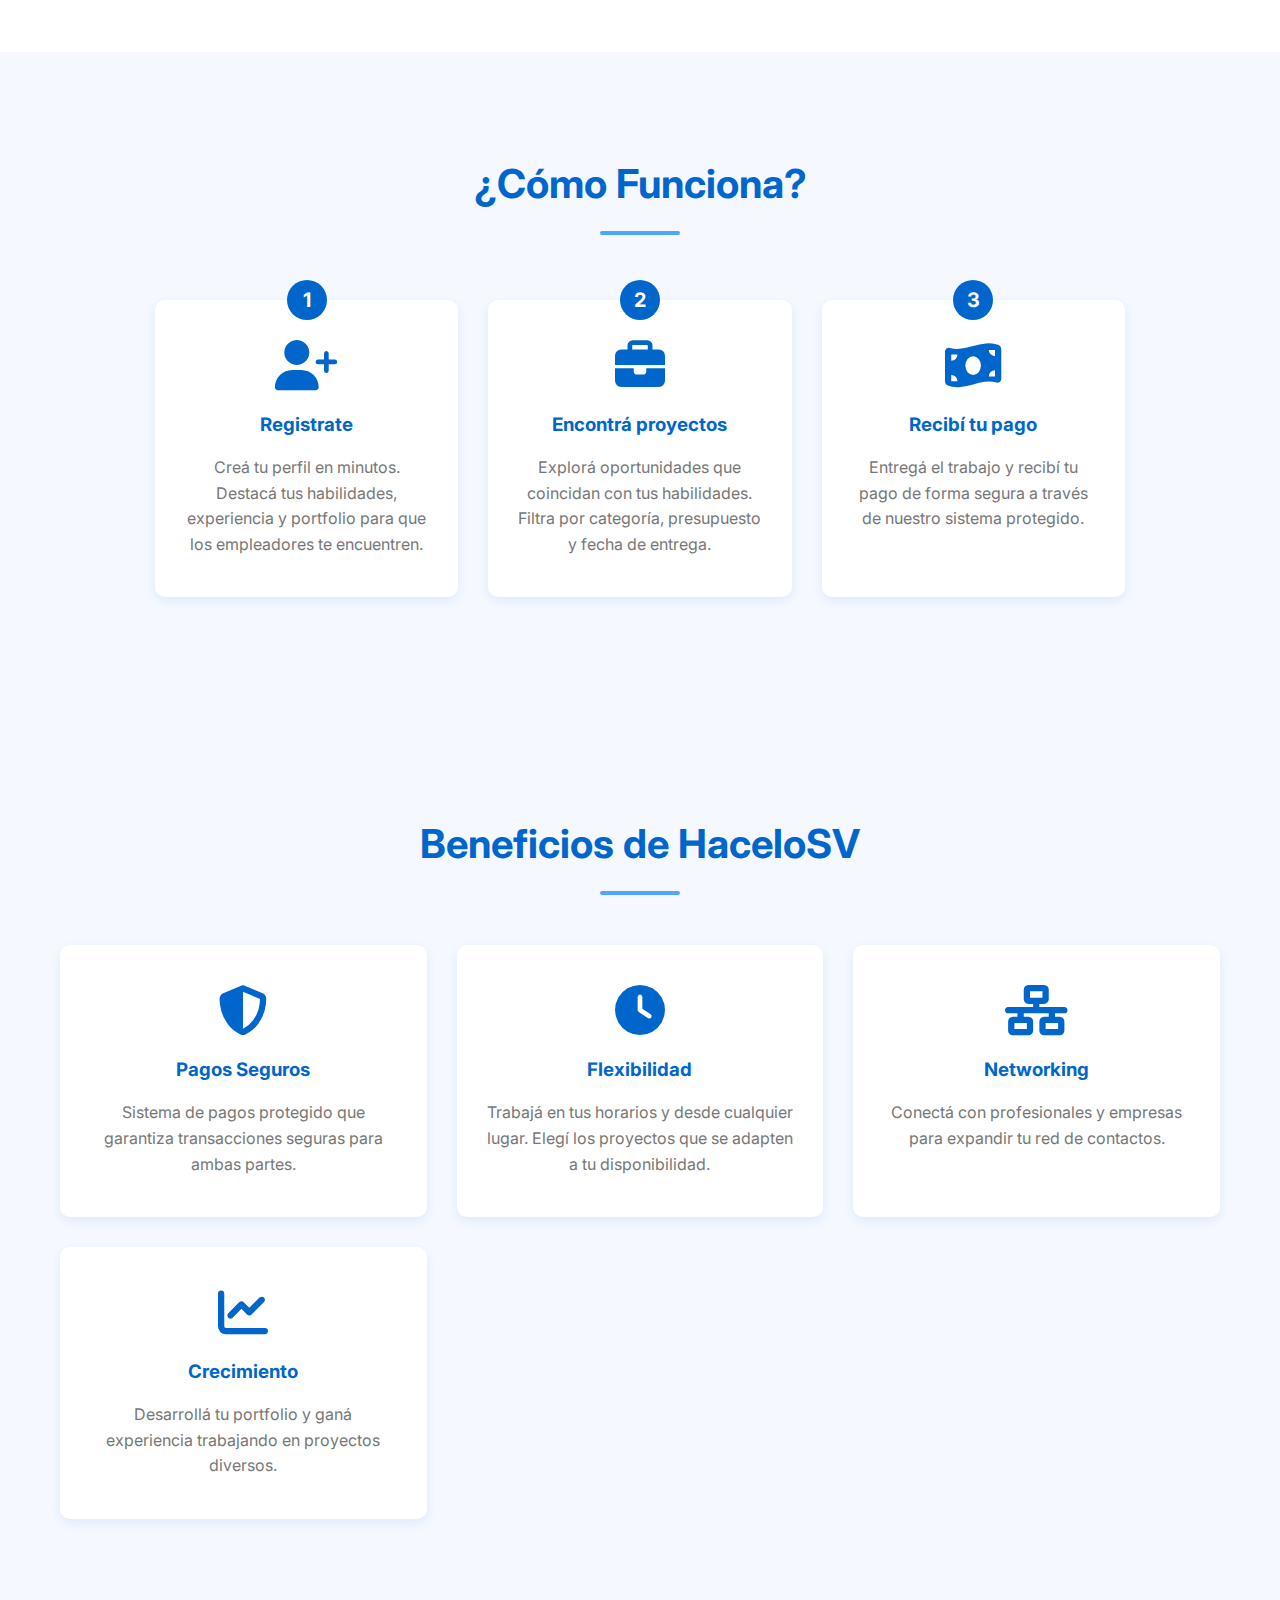
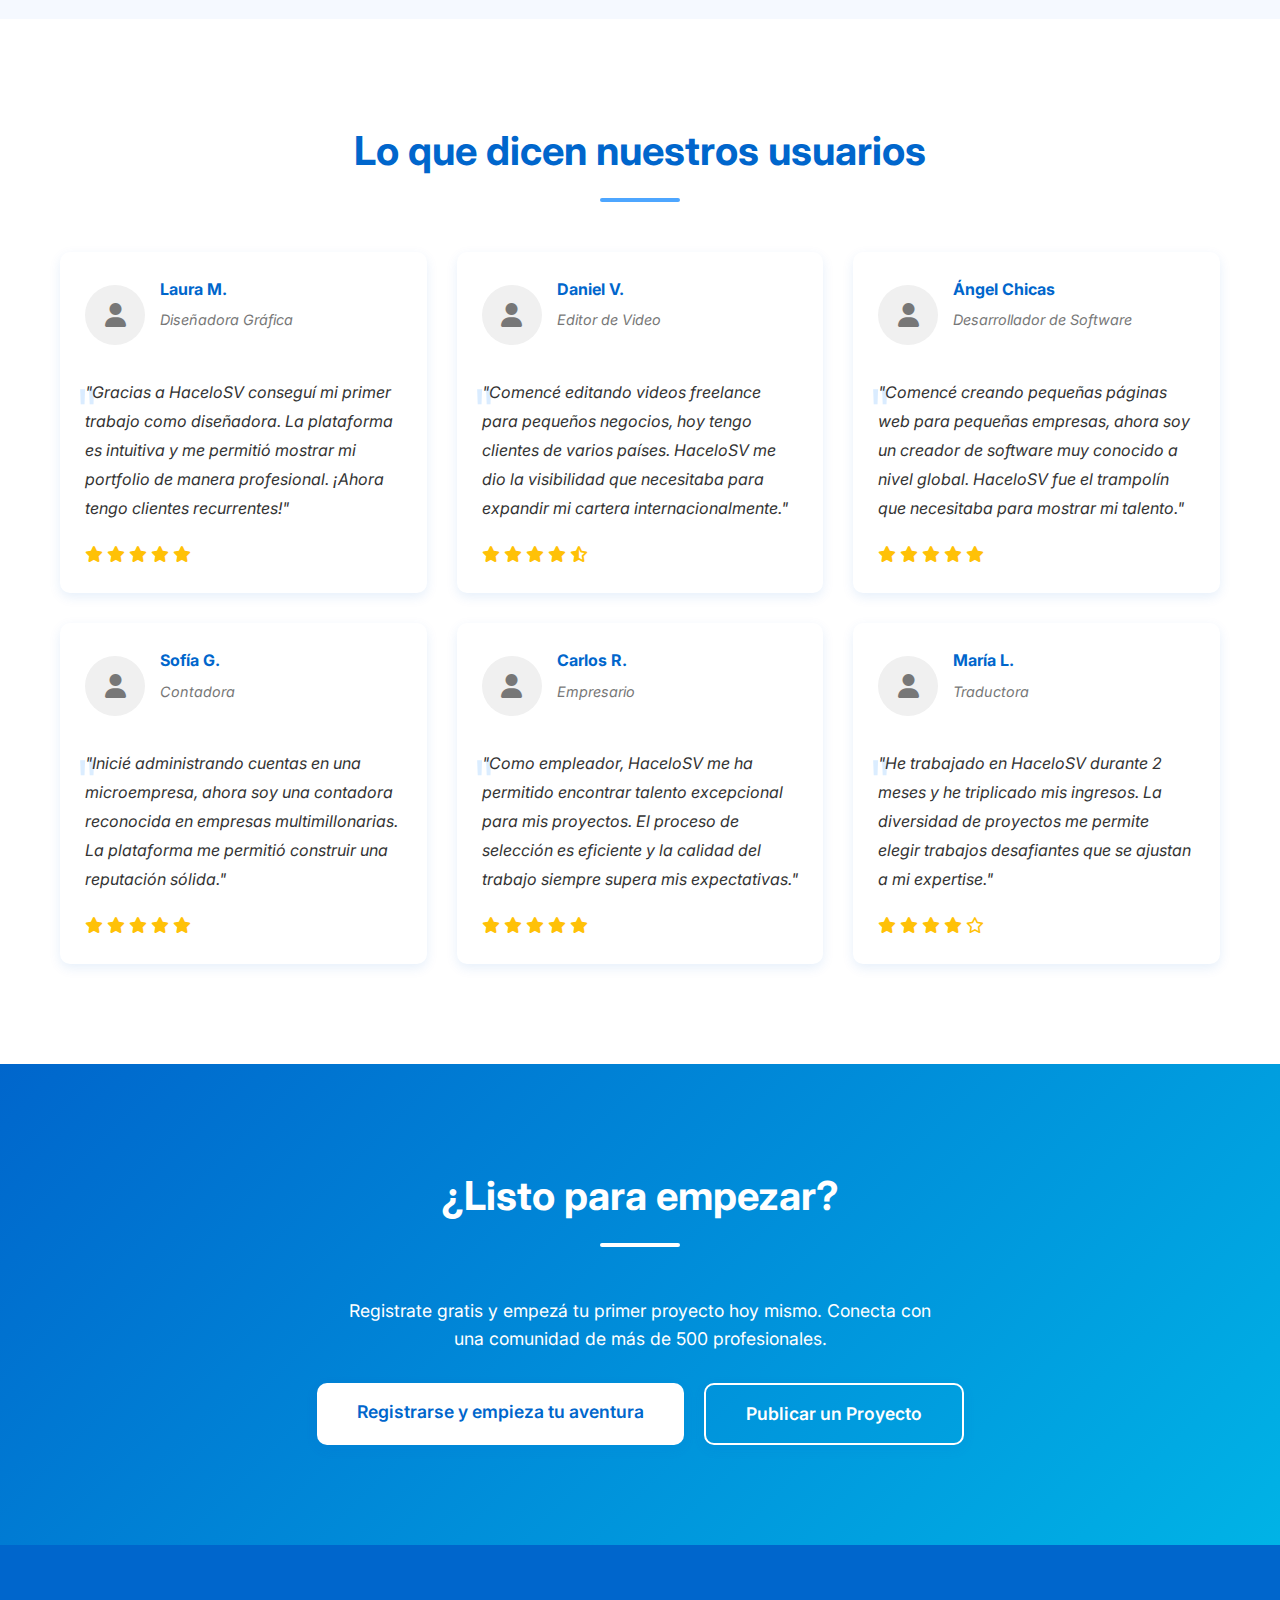
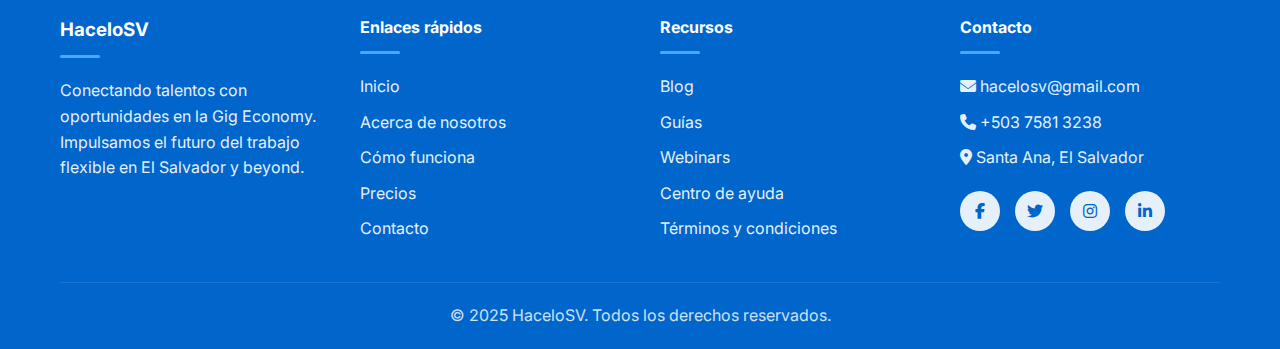
<file: Pantalladeinicio.html>
<!DOCTYPE html>
<html lang="es">
<head>
  <meta charset="UTF-8" />
  <meta name="viewport" content="width=device-width, initial-scale=1.0" />
  <title>HaceloSV - Impulsando el Futuro</title>
  <link rel="stylesheet" href="https://cdnjs.cloudflare.com/ajax/libs/font-awesome/6.4.0/css/all.min.css">
  <link href="https://fonts.googleapis.com/css2?family=Inter:wght@300;400;500;600;700&display=swap" rel="stylesheet" />
  <style>
    :root {
      --color-primary: #0066cc;
      --color-secondary: #4da6ff;
      --color-accent: #00b3e6;
      --color-light: #f5f9ff;
      --color-white: #ffffff;
      --color-dark: #333333;
      --color-gray: #777777;
      --color-light-gray: #f0f0f0;
      --shadow: 0 4px 12px rgba(0, 102, 204, 0.1);
      --shadow-hover: 0 10px 25px rgba(0, 102, 204, 0.15);
      --border-radius: 10px;
      --transition: all 0.3s ease;
    }
    
    * {
      margin: 0;
      padding: 0;
      box-sizing: border-box;
    }
    
    body {
      font-family: 'Inter', sans-serif;
      color: var(--color-dark);
      line-height: 1.6;
      background-color: var(--color-white);
      overflow-x: hidden;
    }
    
    .container {
      max-width: 1200px;
      margin: 0 auto;
      padding: 0 20px;
    }
    
    /* NAVBAR */
    .navbar {
      display: flex;
      justify-content: space-between;
      align-items: center;
      padding: 20px 40px;
      background-color: var(--color-white);
      box-shadow: var(--shadow);
      position: sticky;
      top: 0;
      z-index: 100;
    }
    
    .logo {
      font-weight: 800;
      font-size: 28px;
      color: var(--color-primary);
      letter-spacing: -0.5px;
    }
    
    nav {
      display: flex;
      align-items: center;
      gap: 30px;
    }
    
    nav a {
      text-decoration: none;
      color: var(--color-dark);
      font-weight: 500;
      transition: var(--transition);
      position: relative;
    }
    
    nav a:not(.registro-btn):after {
      content: '';
      position: absolute;
      width: 0;
      height: 2px;
      bottom: -5px;
      left: 0;
      background-color: var(--color-primary);
      transition: var(--transition);
    }
    
    nav a:not(.registro-btn):hover:after {
      width: 100%;
    }
    
    nav a:hover {
      color: var(--color-primary);
    }
    
    .registro-btn {
      background-color: var(--color-primary);
      color: var(--color-white) !important;
      padding: 10px 20px;
      border-radius: var(--border-radius);
      transition: var(--transition);
    }
    
    .registro-btn:hover {
      background-color: var(--color-secondary);
      transform: translateY(-2px);
    }
    
    /* HERO SECTION */
    .hero {
      display: flex;
      align-items: center;
      min-height: 90vh;
      padding: 40px 5%;
      background: linear-gradient(135deg, var(--color-primary) 0%, var(--color-accent) 100%);
      color: var(--color-white);
      position: relative;
      overflow: hidden;
    }
    
    .hero::before {
      content: '';
      position: absolute;
      top: 0;
      left: 0;
      width: 100%;
      height: 100%;
      background-image: url('data:image/svg+xml;utf8,<svg xmlns="http://www.w3.org/2000/svg" viewBox="0 0 100 100" preserveAspectRatio="none"><path d="M0,0 L100,0 L100,100 Z" fill="rgba(255,255,255,0.05)"/></svg>');
      background-size: 100% 100%;
    }
    
    .hero-content {
      flex: 1;
      max-width: 600px;
      padding-right: 40px;
      position: relative;
      z-index: 1;
    }
    
    .hero h1 {
      font-size: 3.5rem;
      margin-bottom: 20px;
      font-weight: 800;
      line-height: 1.2;
    }
    
    .hero p {
      font-size: 1.25rem;
      margin-bottom: 30px;
      font-weight: 300;
    }
    
    .hero-btn {
      display: inline-block;
      background-color: var(--color-white);
      color: var(--color-primary);
      padding: 15px 40px;
      border-radius: var(--border-radius);
      text-decoration: none;
      font-weight: 600;
      font-size: 1.1rem;
      transition: var(--transition);
      box-shadow: var(--shadow);
    }
    
    .hero-btn:hover {
      transform: translateY(-3px);
      box-shadow: 0 6px 15px rgba(0, 0, 0, 0.15);
    }
    
    .hero-image {
      flex: 1;
      display: flex;
      justify-content: center;
      align-items: center;
    }
    
    .hero-image img {
      max-width: 100%;
      border-radius: var(--border-radius);
      box-shadow: var(--shadow-hover);
    }
    
    /* SECTIONS COMMON STYLES */
    section {
      padding: 100px 0;
    }
    
    section h2 {
      text-align: center;
      font-size: 2.5rem;
      margin-bottom: 50px;
      color: var(--color-primary);
      position: relative;
    }
    
    section h2:after {
      content: '';
      display: block;
      width: 80px;
      height: 4px;
      background: var(--color-secondary);
      margin: 15px auto;
      border-radius: 2px;
    }
    
    /* SOBRE NOSOTROS */
    .sobre {
      background-color: var(--color-light);
    }
    
    .sobre-content {
      display: flex;
      align-items: center;
      gap: 40px;
    }
    
    .sobre-text {
      flex: 1;
    }
    
    .sobre-text p {
      margin-bottom: 20px;
      font-size: 1.1rem;
      line-height: 1.8;
    }
    
    .sobre-stats {
      display: flex;
      gap: 30px;
      margin-top: 40px;
    }
    
    .stat {
      text-align: center;
    }
    
    .stat-number {
      font-size: 2.5rem;
      font-weight: 700;
      color: var(--color-primary);
      margin-bottom: 5px;
    }
    
    .stat-text {
      font-size: 0.9rem;
      color: var(--color-gray);
    }
    
    .sobre-image {
      flex: 1;
      display: flex;
      justify-content: center;
    }
    
    .sobre-image img {
      max-width: 100%;
      border-radius: var(--border-radius);
      box-shadow: var(--shadow);
    }
    
    /* EQUIPO */
    .equipo-grid {
      display: grid;
      grid-template-columns: repeat(auto-fit, minmax(280px, 1fr));
      gap: 30px;
      margin-top: 50px;
    }
    
    .card {
      background: var(--color-white);
      border-radius: var(--border-radius);
      overflow: hidden;
      box-shadow: var(--shadow);
      transition: var(--transition);
      text-align: center;
    }
    
    .card:hover {
      transform: translateY(-5px);
      box-shadow: var(--shadow-hover);
    }
    
    .card-image {
      width: 100%;
      height: 300px;
      overflow: hidden;
      position: relative;
    }
    
    .card-image img {
      width: 100%;
      height: 100%;
      object-fit: cover;
      transition: var(--transition);
    }
    
    .card:hover .card-image img {
      transform: scale(1.05);
    }
    
    .card-content {
      padding: 25px;
    }
    
    .card h3 {
      margin-bottom: 10px;
      color: var(--color-primary);
    }
    
    .card p {
      color: var(--color-gray);
      margin-bottom: 15px;
    }
    
    .card-social {
      display: flex;
      justify-content: center;
      gap: 15px;
      margin-top: 15px;
    }
    
    .card-social a {
      display: flex;
      align-items: center;
      justify-content: center;
      width: 35px;
      height: 35px;
      background: var(--color-light);
      border-radius: 50%;
      color: var(--color-primary);
      transition: var(--transition);
    }
    
    .card-social a:hover {
      background: var(--color-primary);
      color: var(--color-white);
    }
    
    /* COMO FUNCIONA */
    .funciona {
      background-color: var(--color-light);
    }
    
    .pasos {
      display: flex;
      justify-content: space-between;
      flex-wrap: wrap;
      max-width: 1000px;
      margin: 0 auto;
    }
    
    .paso {
      flex: 1;
      min-width: 280px;
      background: var(--color-white);
      padding: 40px 30px;
      margin: 15px;
      border-radius: var(--border-radius);
      box-shadow: var(--shadow);
      text-align: center;
      position: relative;
      transition: var(--transition);
    }
    
    .paso:hover {
      transform: translateY(-5px);
      box-shadow: var(--shadow-hover);
    }
    
    .paso:before {
      content: attr(data-number);
      position: absolute;
      top: -20px;
      left: 50%;
      transform: translateX(-50%);
      background: var(--color-primary);
      color: var(--color-white);
      width: 40px;
      height: 40px;
      border-radius: 50%;
      display: flex;
      align-items: center;
      justify-content: center;
      font-weight: bold;
      font-size: 20px;
    }
    
    .paso i {
      font-size: 50px;
      margin-bottom: 20px;
      color: var(--color-primary);
    }
    
    .paso h3 {
      margin-bottom: 15px;
      color: var(--color-primary);
    }
    
    .paso p {
      color: var(--color-gray);
    }
    
    /* TESTIMONIOS */
    .testimonios-grid {
      display: grid;
      grid-template-columns: repeat(auto-fit, minmax(320px, 1fr));
      gap: 30px;
    }
    
    .testimonio {
      background: var(--color-white);
      border-radius: var(--border-radius);
      box-shadow: var(--shadow);
      transition: var(--transition);
      overflow: hidden;
      display: flex;
      flex-direction: column;
    }
    
    .testimonio:hover {
      transform: translateY(-5px);
      box-shadow: var(--shadow-hover);
    }
    
    .testimonio-header {
      display: flex;
      align-items: center;
      padding: 25px 25px 0;
    }
    
    .testimonio-avatar {
      width: 60px;
      height: 60px;
      border-radius: 50%;
      overflow: hidden;
      margin-right: 15px;
      background-color: var(--color-light-gray);
      display: flex;
      align-items: center;
      justify-content: center;
      color: var(--color-gray);
      font-size: 24px;
    }
    
    .testimonio-info h4 {
      color: var(--color-primary);
      margin-bottom: 5px;
    }
    
    .testimonio-info p {
      color: var(--color-gray);
      font-size: 0.9rem;
    }
    
    .testimonio-content {
      padding: 25px;
      position: relative;
      flex-grow: 1;
    }
    
    .testimonio-content:before {
      content: '"';
      font-size: 60px;
      color: var(--color-secondary);
      opacity: 0.2;
      position: absolute;
      top: 10px;
      left: 15px;
    }
    
    .testimonio p {
      margin-bottom: 20px;
      font-style: italic;
      line-height: 1.8;
      position: relative;
      z-index: 1;
    }
    
    .testimonio-rating {
      color: #ffc107;
      margin-top: 15px;
    }
    
    /* CTA REGISTRO */
    .cta {
      text-align: center;
      background: linear-gradient(135deg, var(--color-primary) 0%, var(--color-accent) 100%);
      color: var(--color-white);
    }
    
    .cta h2 {
      color: var(--color-white);
    }
    
    .cta h2:after {
      background: var(--color-white);
    }
    
    .cta p {
      max-width: 600px;
      margin: 0 auto 30px;
      font-size: 1.1rem;
    }
    
    .cta-buttons {
      display: flex;
      justify-content: center;
      gap: 20px;
      flex-wrap: wrap;
    }
    
    .cta-btn {
      display: inline-block;
      background-color: var(--color-white);
      color: var(--color-primary);
      padding: 15px 40px;
      border-radius: var(--border-radius);
      text-decoration: none;
      font-weight: 600;
      font-size: 1.1rem;
      transition: var(--transition);
      box-shadow: var(--shadow);
    }
    
    .cta-btn.secondary {
      background-color: transparent;
      color: var(--color-white);
      border: 2px solid var(--color-white);
    }
    
    .cta-btn:hover {
      transform: translateY(-3px);
      box-shadow: 0 6px 15px rgba(0, 0, 0, 0.2);
    }
    
    .cta-btn.secondary:hover {
      background-color: var(--color-white);
      color: var(--color-primary);
    }
    
    /* BENEFICIOS */
    .beneficios {
      background-color: var(--color-light);
    }
    
    .beneficios-grid {
      display: grid;
      grid-template-columns: repeat(auto-fit, minmax(300px, 1fr));
      gap: 30px;
    }
    
    .beneficio {
      background: var(--color-white);
      padding: 40px 30px;
      border-radius: var(--border-radius);
      box-shadow: var(--shadow);
      text-align: center;
      transition: var(--transition);
    }
    
    .beneficio:hover {
      transform: translateY(-5px);
      box-shadow: var(--shadow-hover);
    }
    
    .beneficio i {
      font-size: 50px;
      color: var(--color-primary);
      margin-bottom: 20px;
    }
    
    .beneficio h3 {
      margin-bottom: 15px;
      color: var(--color-primary);
    }
    
    .beneficio p {
      color: var(--color-gray);
    }
    
    /* FOOTER */
    footer {
      background-color: var(--color-primary);
      color: var(--color-white);
      padding: 70px 0 20px;
    }
    
    .footer-content {
      display: grid;
      grid-template-columns: repeat(auto-fit, minmax(250px, 1fr));
      gap: 40px;
      margin-bottom: 30px;
    }
    
    .footer-section h3,
    .footer-section h4 {
      margin-bottom: 20px;
      position: relative;
    }
    
    .footer-section h3:after,
    .footer-section h4:after {
      content: '';
      display: block;
      width: 40px;
      height: 3px;
      background: var(--color-secondary);
      margin-top: 10px;
      border-radius: 2px;
    }
    
    .footer-section p {
      margin-bottom: 10px;
      opacity: 0.9;
    }
    
    .footer-section a {
      display: block;
      color: var(--color-white);
      text-decoration: none;
      margin-bottom: 10px;
      transition: var(--transition);
      opacity: 0.9;
    }
    
    .footer-section a:hover {
      opacity: 1;
      color: var(--color-secondary);
    }
    
    .social-icons {
      display: flex;
      gap: 15px;
      margin-top: 20px;
    }
    
    .social-icons a {
      display: inline-flex;
      align-items: center;
      justify-content: center;
      width: 40px;
      height: 40px;
      background: var(--color-white);
      border-radius: 50%;
      color: var(--color-primary);
      transition: var(--transition);
    }
    
    .social-icons a:hover {
      transform: translateY(-3px);
      background: var(--color-secondary);
      color: var(--color-white);
    }
    
    .footer-bottom {
      text-align: center;
      padding-top: 20px;
      border-top: 1px solid rgba(255, 255, 255, 0.1);
    }
    
    .footer-bottom p {
      opacity: 0.8;
    }
    
    /* RESPONSIVE */
    @media (max-width: 968px) {
      .hero {
        flex-direction: column;
        text-align: center;
        padding: 60px 5%;
      }
      
      .hero-content {
        padding-right: 0;
        margin-bottom: 40px;
      }
      
      .sobre-content {
        flex-direction: column;
      }
      
      .navbar {
        flex-direction: column;
        padding: 15px 20px;
      }
      
      nav {
        margin-top: 15px;
        flex-wrap: wrap;
        justify-content: center;
        gap: 15px;
      }
    }
    
    @media (max-width: 768px) {
      .hero h1 {
        font-size: 2.5rem;
      }
      
      section {
        padding: 80px 0;
      }
      
      section h2 {
        font-size: 2rem;
      }
      
      .pasos {
        flex-direction: column;
      }
      
      .cta-buttons {
        flex-direction: column;
        align-items: center;
      }
      
      .sobre-stats {
        flex-direction: column;
        gap: 20px;
      }
    }
    
    @media (max-width: 480px) {
      .hero h1 {
        font-size: 2rem;
      }
      
      .hero p {
        font-size: 1rem;
      }
      
      .hero-btn,
      .cta-btn {
        padding: 12px 30px;
        font-size: 1rem;
      }
      
      section h2 {
        font-size: 1.8rem;
      }
      
      .navbar {
        padding: 10px 15px;
      }
      
      nav {
        gap: 10px;
      }
      
      .registro-btn {
        padding: 8px 15px;
      }
    }
  </style>
</head>
<body>

  <!-- NAVBAR -->
  <header class="navbar">
    <div class="logo">HaceloSV</div>
    <nav>
      <a href="#sobre">Sobre</a>
      <a href="#equipo">Equipo</a>
      <a href="#funciona">¿Cómo funciona?</a>
      <a href="#testimonios">Testimonios</a>
      <a href="#beneficios">Beneficios</a>
      <a href="iniciodesesión.html" class="registro-btn">Registrate</a>
      <a href="Iniciodesesión.html" class="registro-btn">Iniciar sesión</a>
    </nav>
  </header>

  <!-- HERO SECTION -->
  <section class="hero">
    <div class="hero-content">
      <h1>Un espacio de Oportunidades</h1>
      <p>Empezá hoy a construir tu camino en la Gig Economy. Encuentra trabajos flexibles o contrata profesionales talentosos para tus proyectos.</p>
      <a href="#registro" class="hero-btn">¡Comenzar ahora!</a>
    </div>
    <div class="hero-image">
      <img src="WhatsApp Image 2025-09-04 at 3.35.52 PM.jpeg" alt="Ilustración de conexión">
    </div>
  </section>

  <!-- SOBRE NOSOTROS -->
  <section class="sobre" id="sobre">
    <div class="container">
      <h2>¿Qué es HaceloSV?</h2>
      <div class="sobre-content">
        <div class="sobre-text">
          <p>HaceloSV es una plataforma innovadora que conecta a empleadores con talentosos profesionales independientes. Nuestro objetivo es facilitar el acceso a oportunidades laborales flexibles y de calidad.</p>
          <p>En HaceloSV existen dos tipos de usuarios: Empleadores que publican proyectos y Empleados que pueden postularse para realizarlos. Creemos en la economía colaborativa y en el poder de conectar talentos con oportunidades.</p>
          <p>¡Sigue desarrollando tus habilidades y destrezas con nosotros, HaceloSV! Nuestra plataforma te ofrece herramientas para crecer profesionalmente y conectar con clientes que valoran tu trabajo.</p>
          
          <div class="sobre-stats">
            <div class="stat">
              <div class="stat-number">4</div>
              <div class="stat-text">Profesionales</div>
            </div>
            <div class="stat">
              <div class="stat-number">3</div>
              <div class="stat-text">Proyectos completados</div>
            </div>
            <div class="stat">
              <div class="stat-number">100%</div>
              <div class="stat-text">Clientes satisfechos</div>
            </div>
          </div>
        </div>
        <div class="sobre-image">
          <img src="desarrollo-de-software-bogota-800x534-1 (1).jpg" alt="Ilustración de conexión">
        </div>
      </div>
    </div>
  </section>

  <!-- EQUIPO -->
  <section class="equipo" id="equipo">
    <div class="container">
      <h2>Conocé al Equipo</h2>
      <div class="equipo-grid">
        <div class="card">
          <div class="card-image">
            <img src="Rocio.jpeg" alt="Rocio" onerror="this.src='data:image/svg+xml;utf8,<svg xmlns=%22http://www.w3.org/2000/svg%22 viewBox=%220 0 200 200%22><rect width=%22200%22 height=%22200%22 fill=%22%23e0e0e0%22/><text x=%22100%22 y=%22100%22 font-family=%22Arial%22 font-size=%2250%22 fill=%22%23999%22 text-anchor=%22middle%22 dominant-baseline=%22middle%22>R</text></svg>'" />
          </div>
          <div class="card-content">
            <h3>Rocio</h3>
            <p>Atención al cliente y traductora de idiomas</p>
            <p class="card-desc">Especialista en comunicación multilingüe con 5 años de experiencia en atención al cliente internacional.</p>
            <div class="card-social">
              <a href="#"><i class="fab fa-linkedin-in"></i></a>
              <a href="#"><i class="fab fa-twitter"></i></a>
              <a href="#"><i class="fas fa-envelope"></i></a>
            </div>
          </div>
        </div>
        <div class="card">
          <div class="card-image">
            <img src="Adriana Sanchéz.jpeg" alt="Adriana" onerror="this.src='data:image/svg+xml;utf8,<svg xmlns=%22http://www.w3.org/2000/svg%22 viewBox=%220 0 200 200%22><rect width=%22200%22 height=%22200%22 fill=%22%23e0e0e0%22/><text x=%22100%22 y=%22100%22 font-family=%22Arial%22 font-size=%2250%22 fill=%22%23999%22 text-anchor=%22middle%22 dominant-baseline=%22middle%22>A</text></svg>'" />
          </div>
          <div class="card-content">
            <h3>Adriana Sanchéz</h3>
            <p>Marketing y Publicidad</p>
            <p class="card-desc">ExpertA en estrategias digitales con background en campañas virales y growth hacking.</p>
            <div class="card-social">
              <a href="#"><i class="fab fa-linkedin-in"></i></a>
              <a href="#"><i class="fab fa-instagram"></i></a>
              <a href="#"><i class="fas fa-envelope"></i></a>
            </div>
          </div>
        </div>
        <div class="card">
          <div class="card-image">
            <img src="Gabriela.jpeg" alt="Gabriela" onerror="this.src='data:image/svg+xml;utf8,<svg xmlns=%22http://www.w3.org/2000/svg%22 viewBox=%220 0 200 200%22><rect width=%22200%22 height=%22200%22 fill=%22%23e0e0e0%22/><text x=%22100%22 y=%22100%22 font-family=%22Arial%22 font-size=%2250%22 fill=%22%23999%22 text-anchor=%22middle%22 dominant-baseline=%22middle%22>G</text></svg>'" />
          </div>
          <div class="card-content">
            <h3>Gabriela</h3>
            <p>Especialista en GIG Economy y programación</p>
            <p class="card-desc">Desarrolladora full-stack y experta en economía colaborativa. Combina tecnología y negocios.</p>
            <div class="card-social">
              <a href="#"><i class="fab fa-github"></i></a>
              <a href="#"><i class="fab fa-linkedin-in"></i></a>
              <a href="#"><i class="fas fa-envelope"></i></a>
            </div>
          </div>
        </div>
        <div class="card">
          <div class="card-image">
            <img src="Steven Madrid.jpeg" alt="Steven" onerror="this.src='data:image/svg+xml;utf8,<svg xmlns=%22http://www.w3.org/2000/svg%22 viewBox=%220 0 200 200%22><rect width=%22200%22 height=%22200%22 fill=%22%23e0e0e0%22/><text x=%22100%22 y=%22100%22 font-family=%22Arial%22 font-size=%2250%22 fill=%22%23999%22 text-anchor=%22middle%22 dominant-baseline=%22middle%22>S</text></svg>'" />
          </div>
          <div class="card-content">
            <h3>Steven Madrid</h3>
            <p>Especialista en el Desarrollo de Software</p>
            <p class="card-desc">Aprendiz en programación con 1 año de experiencia en desarrollo de plataformas escalables.</p>
            <div class="card-social">
              <a href="#"><i class="fab fa-github"></i></a>
              <a href="#"><i class="fab fa-linkedin-in"></i></a>
              <a href="#"><i class="fas fa-globe"></i></a>
            </div>
          </div>
        </div>
      </div>
    </div>
  </section>

  <!-- COMO FUNCIONA -->
  <section class="funciona" id="funciona">
    <div class="container">
      <h2>¿Cómo Funciona?</h2>
      <div class="pasos">
        <div class="paso" data-number="1">
          <i class="fas fa-user-plus"></i>
          <h3>Registrate</h3>
          <p>Creá tu perfil en minutos. Destacá tus habilidades, experiencia y portfolio para que los empleadores te encuentren.</p>
        </div>
        <div class="paso" data-number="2">
          <i class="fas fa-briefcase"></i>
          <h3>Encontrá proyectos</h3>
          <p>Explorá oportunidades que coincidan con tus habilidades. Filtra por categoría, presupuesto y fecha de entrega.</p>
        </div>
        <div class="paso" data-number="3">
          <i class="fas fa-money-bill-wave"></i>
          <h3>Recibí tu pago</h3>
          <p>Entregá el trabajo y recibí tu pago de forma segura a través de nuestro sistema protegido.</p>
        </div>
      </div>
    </div>
  </section>

  <!-- BENEFICIOS -->
  <section class="beneficios" id="beneficios">
    <div class="container">
      <h2>Beneficios de HaceloSV</h2>
      <div class="beneficios-grid">
        <div class="beneficio">
          <i class="fas fa-shield-alt"></i>
          <h3>Pagos Seguros</h3>
          <p>Sistema de pagos protegido que garantiza transacciones seguras para ambas partes.</p>
        </div>
        <div class="beneficio">
          <i class="fas fa-clock"></i>
          <h3>Flexibilidad</h3>
          <p>Trabajá en tus horarios y desde cualquier lugar. Elegí los proyectos que se adapten a tu disponibilidad.</p>
        </div>
        <div class="beneficio">
          <i class="fas fa-network-wired"></i>
          <h3>Networking</h3>
          <p>Conectá con profesionales y empresas para expandir tu red de contactos.</p>
        </div>
        <div class="beneficio">
          <i class="fas fa-chart-line"></i>
          <h3>Crecimiento</h3>
          <p>Desarrollá tu portfolio y ganá experiencia trabajando en proyectos diversos.</p>
        </div>
      </div>
    </div>
  </section>

  <!-- TESTIMONIOS -->
  <section class="testimonios" id="testimonios">
    <div class="container">
      <h2>Lo que dicen nuestros usuarios</h2>
      <div class="testimonios-grid">
        <div class="testimonio">
          <div class="testimonio-header">
            <div class="testimonio-avatar">
              <i class="fas fa-user"></i>
            </div>
            <div class="testimonio-info">
              <h4>Laura M.</h4>
              <p>Diseñadora Gráfica</p>
            </div>
          </div>
          <div class="testimonio-content">
            <p>"Gracias a HaceloSV conseguí mi primer trabajo como diseñadora. La plataforma es intuitiva y me permitió mostrar mi portfolio de manera profesional. ¡Ahora tengo clientes recurrentes!"</p>
            <div class="testimonio-rating">
              <i class="fas fa-star"></i>
              <i class="fas fa-star"></i>
              <i class="fas fa-star"></i>
              <i class="fas fa-star"></i>
              <i class="fas fa-star"></i>
            </div>
          </div>
        </div>
        <div class="testimonio">
          <div class="testimonio-header">
            <div class="testimonio-avatar">
              <i class="fas fa-user"></i>
            </div>
            <div class="testimonio-info">
              <h4>Daniel V.</h4>
              <p>Editor de Video</p>
            </div>
          </div>
          <div class="testimonio-content">
            <p>"Comencé editando videos freelance para pequeños negocios, hoy tengo clientes de varios países. HaceloSV me dio la visibilidad que necesitaba para expandir mi cartera internacionalmente."</p>
            <div class="testimonio-rating">
              <i class="fas fa-star"></i>
              <i class="fas fa-star"></i>
              <i class="fas fa-star"></i>
              <i class="fas fa-star"></i>
              <i class="fas fa-star-half-alt"></i>
            </div>
          </div>
        </div>
        <div class="testimonio">
          <div class="testimonio-header">
            <div class="testimonio-avatar">
              <i class="fas fa-user"></i>
            </div>
            <div class="testimonio-info">
              <h4>Ángel Chicas</h4>
              <p>Desarrollador de Software</p>
            </div>
          </div>
          <div class="testimonio-content">
            <p>"Comencé creando pequeñas páginas web para pequeñas empresas, ahora soy un creador de software muy conocido a nivel global. HaceloSV fue el trampolín que necesitaba para mostrar mi talento."</p>
            <div class="testimonio-rating">
              <i class="fas fa-star"></i>
              <i class="fas fa-star"></i>
              <i class="fas fa-star"></i>
              <i class="fas fa-star"></i>
              <i class="fas fa-star"></i>
            </div>
          </div>
        </div>
        <div class="testimonio">
          <div class="testimonio-header">
            <div class="testimonio-avatar">
              <i class="fas fa-user"></i>
            </div>
            <div class="testimonio-info">
              <h4>Sofía G.</h4>
              <p>Contadora</p>
            </div>
          </div>
          <div class="testimonio-content">
            <p>"Inicié administrando cuentas en una microempresa, ahora soy una contadora reconocida en empresas multimillonarias. La plataforma me permitió construir una reputación sólida."</p>
            <div class="testimonio-rating">
              <i class="fas fa-star"></i>
              <i class="fas fa-star"></i>
              <i class="fas fa-star"></i>
              <i class="fas fa-star"></i>
              <i class="fas fa-star"></i>
            </div>
          </div>
        </div>
        <div class="testimonio">
          <div class="testimonio-header">
            <div class="testimonio-avatar">
              <i class="fas fa-user"></i>
            </div>
            <div class="testimonio-info">
              <h4>Carlos R.</h4>
              <p>Empresario</p>
            </div>
          </div>
          <div class="testimonio-content">
            <p>"Como empleador, HaceloSV me ha permitido encontrar talento excepcional para mis proyectos. El proceso de selección es eficiente y la calidad del trabajo siempre supera mis expectativas."</p>
            <div class="testimonio-rating">
              <i class="fas fa-star"></i>
              <i class="fas fa-star"></i>
              <i class="fas fa-star"></i>
              <i class="fas fa-star"></i>
              <i class="fas fa-star"></i>
            </div>
          </div>
        </div>
        <div class="testimonio">
          <div class="testimonio-header">
            <div class="testimonio-avatar">
              <i class="fas fa-user"></i>
            </div>
            <div class="testimonio-info">
              <h4>María L.</h4>
              <p>Traductora</p>
            </div>
          </div>
          <div class="testimonio-content">
            <p>"He trabajado en HaceloSV durante 2 meses y he triplicado mis ingresos. La diversidad de proyectos me permite elegir trabajos desafiantes que se ajustan a mi expertise."</p>
            <div class="testimonio-rating">
              <i class="fas fa-star"></i>
              <i class="fas fa-star"></i>
              <i class="fas fa-star"></i>
              <i class="fas fa-star"></i>
              <i class="far fa-star"></i>
            </div>
          </div>
        </div>
      </div>
    </div>
  </section>

  <!-- CTA REGISTRO -->
  <section class="cta" id="registro">
    <div class="container">
      <h2>¿Listo para empezar?</h2>
      <p>Registrate gratis y empezá tu primer proyecto hoy mismo. Conecta con una comunidad de más de 500 profesionales.</p>
      <div class="cta-buttons">
        <a href="Iniciodesesión.html" class="cta-btn">Registrarse y empieza tu aventura</a>
        <a href="registro-employer.html" class="cta-btn secondary">Publicar un Proyecto</a>
      </div>
    </div>
  </section>

  <!-- FOOTER -->
  <footer>
    <div class="container">
      <div class="footer-content">
        <div class="footer-section">
          <h3>HaceloSV</h3>
          <p>Conectando talentos con oportunidades en la Gig Economy. Impulsamos el futuro del trabajo flexible en El Salvador y beyond.</p>
        </div>
        <div class="footer-section">
          <h4>Enlaces rápidos</h4>
          <a href="#">Inicio</a>
          <a href="#">Acerca de nosotros</a>
          <a href="#">Cómo funciona</a>
          <a href="#">Precios</a>
          <a href="#">Contacto</a>
        </div>
        <div class="footer-section">
          <h4>Recursos</h4>
          <a href="#">Blog</a>
          <a href="#">Guías</a>
          <a href="#">Webinars</a>
          <a href="#">Centro de ayuda</a>
          <a href="Terminos.html">Términos y condiciones</a>
        </div>
        <div class="footer-section">
          <h4>Contacto</h4>
          <p><i class="fas fa-envelope"></i> hacelosv@gmail.com</p>
          <p><i class="fas fa-phone"></i> +503 7581 3238</p>
          <p><i class="fas fa-map-marker-alt"></i> Santa Ana, El Salvador</p>
          <div class="social-icons">
            <a href="#"><i class="fab fa-facebook-f"></i></a>
            <a href="#"><i class="fab fa-twitter"></i></a>
            <a href="#"><i class="fab fa-instagram"></i></a>
            <a href="#"><i class="fab fa-linkedin-in"></i></a>
          </div>
        </div>
      </div>
      <div class="footer-bottom">
        <p>&copy; 2025 HaceloSV. Todos los derechos reservados.</p>
      </div>
    </div>
  </footer>

</body>
</html>
</file>
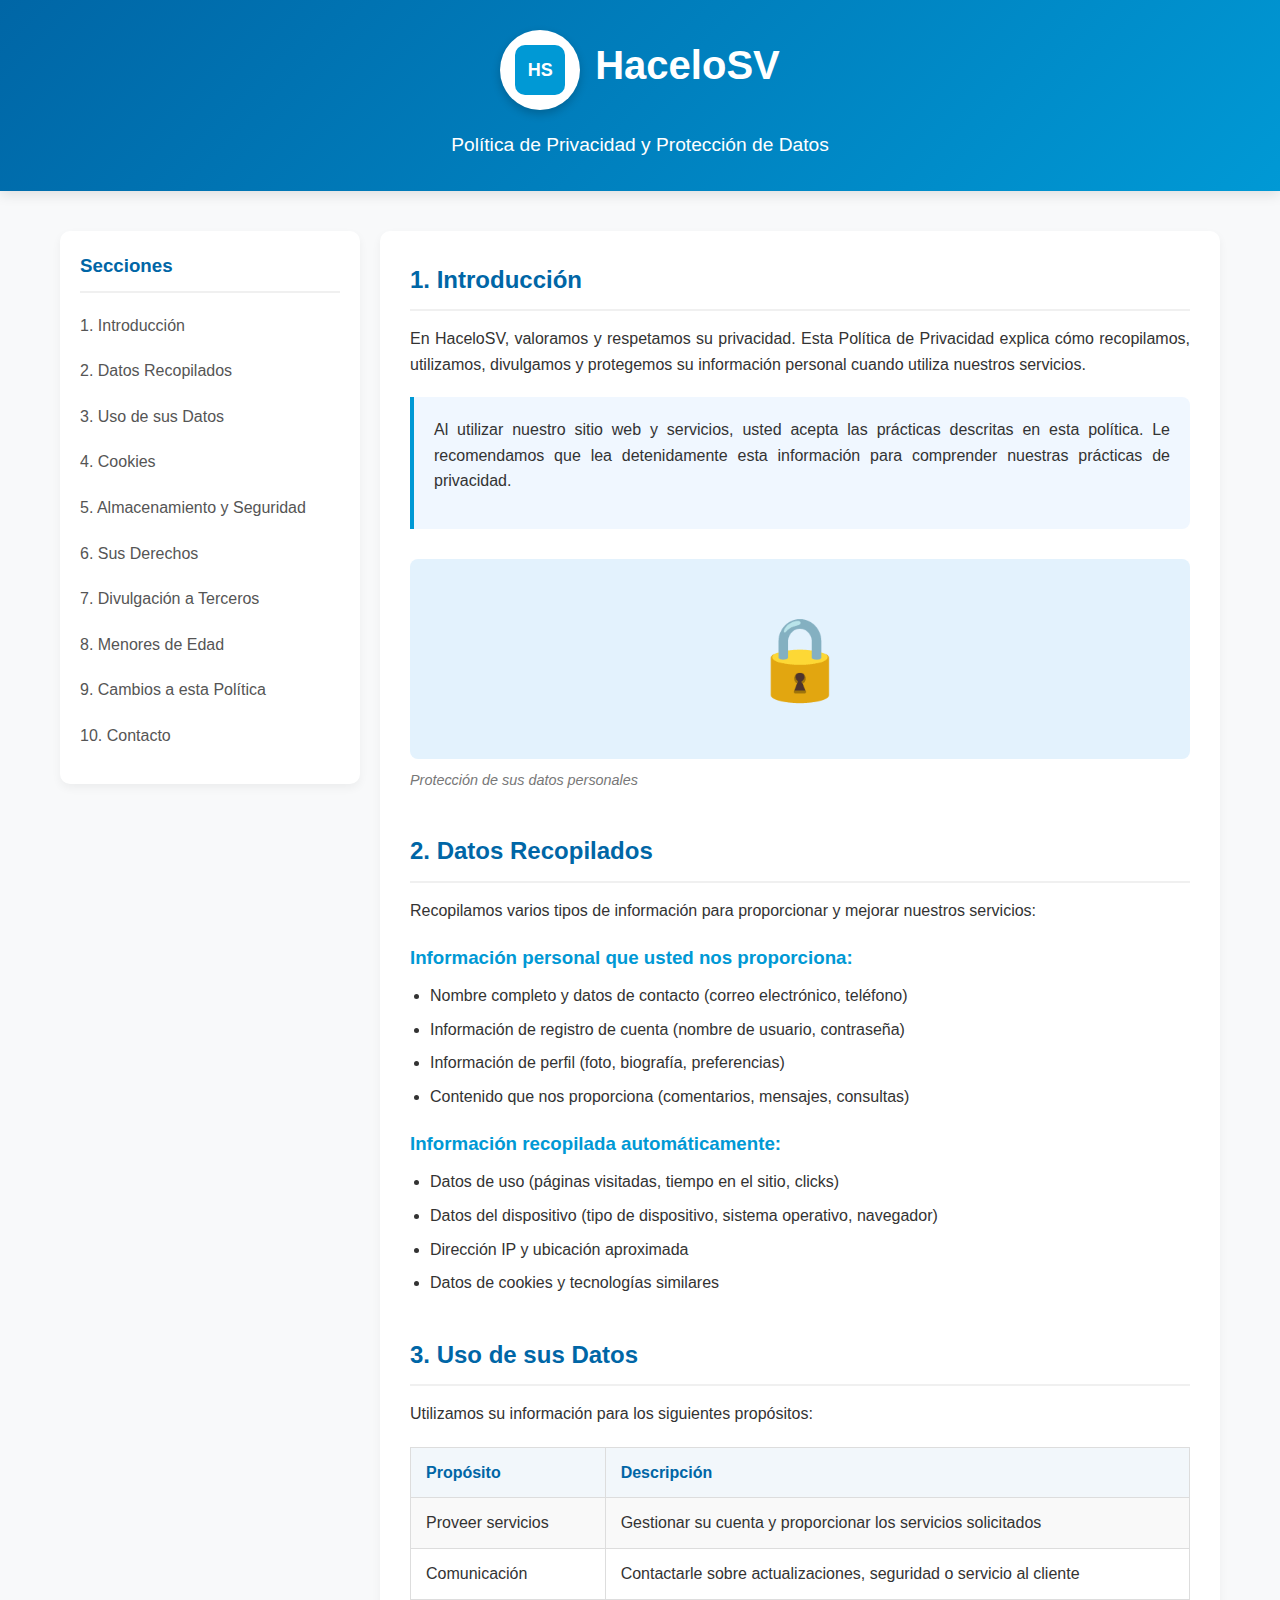
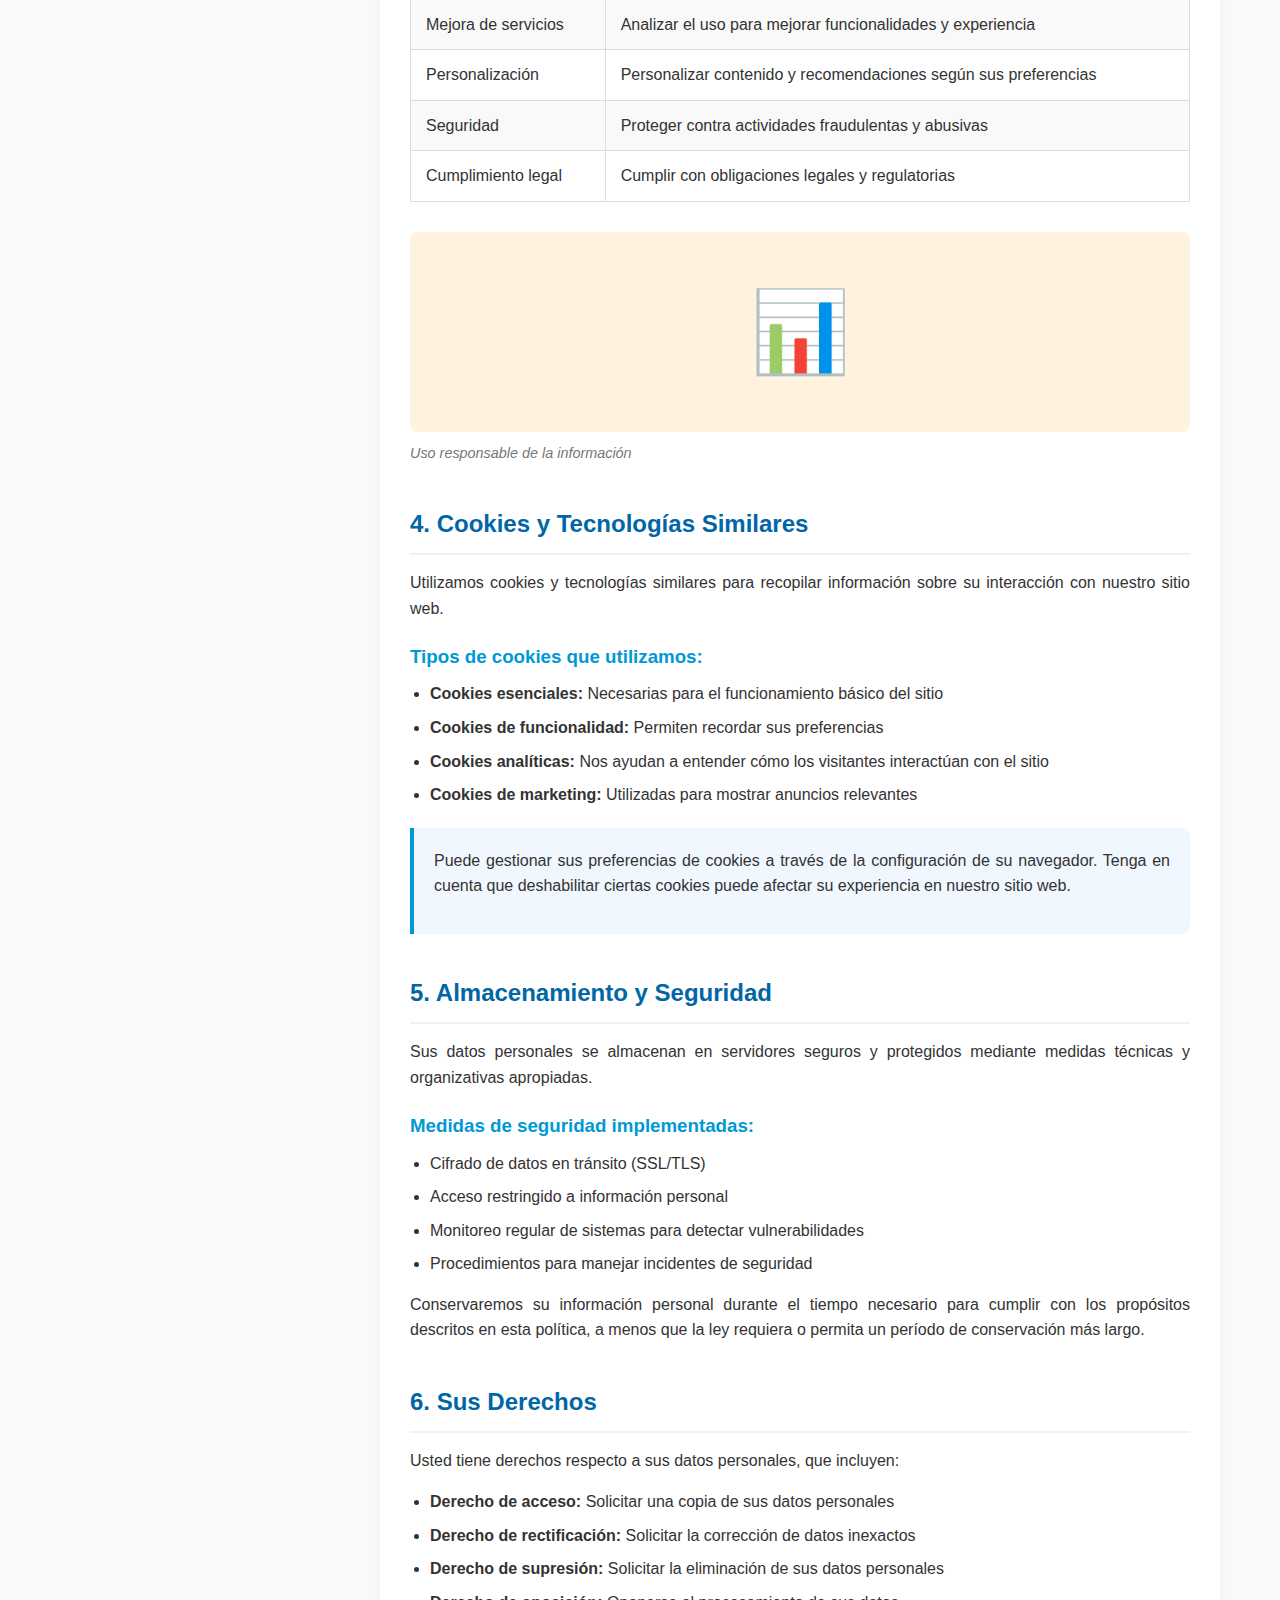
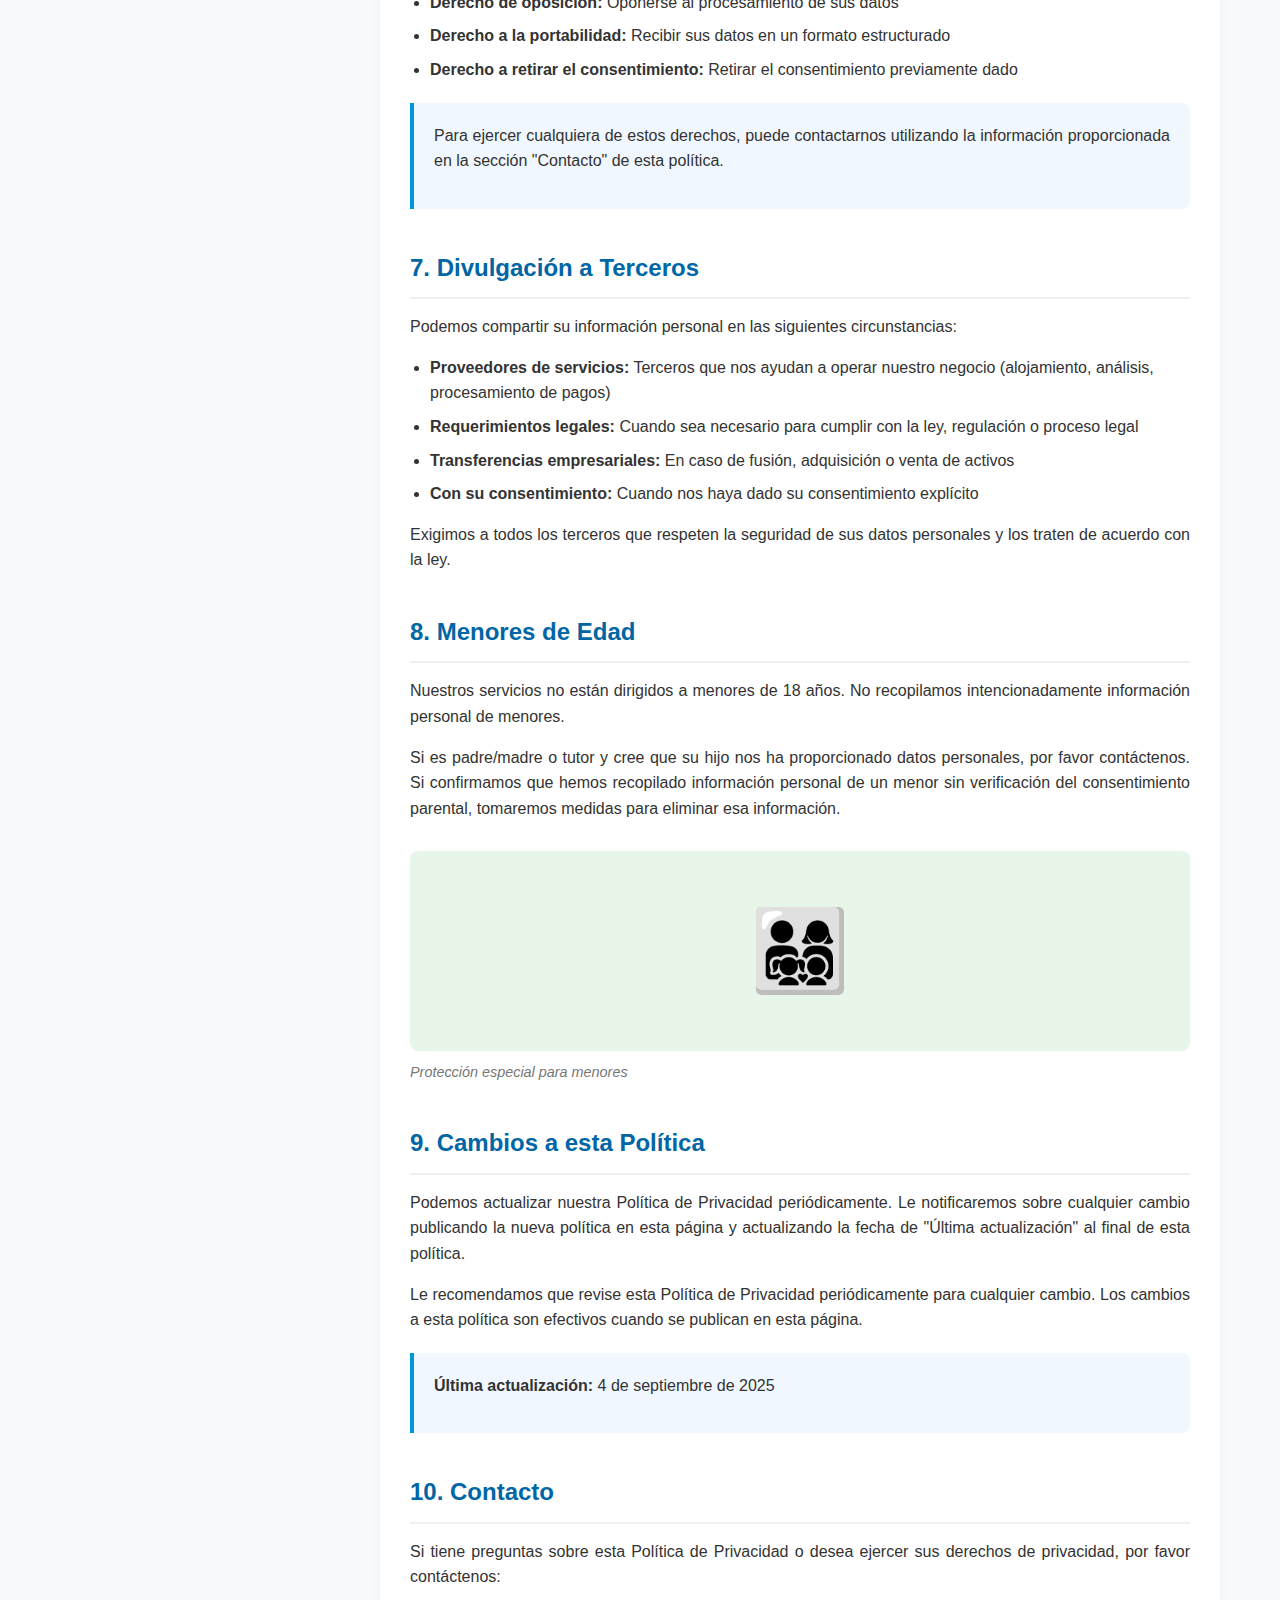
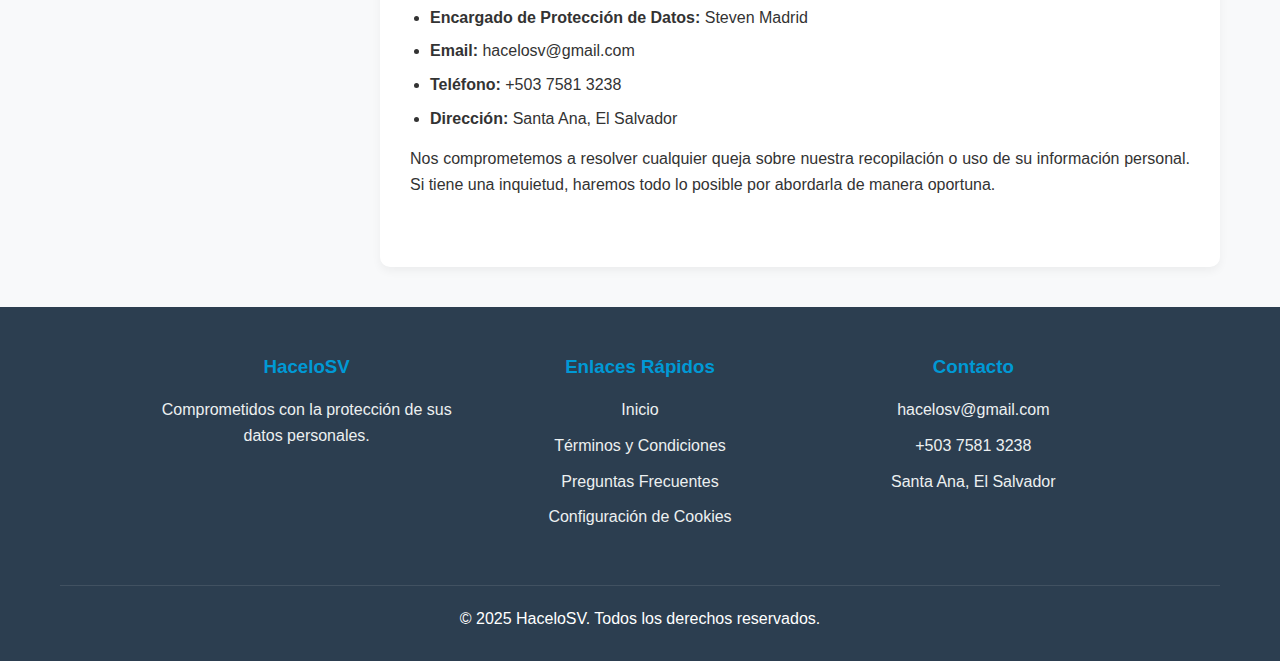
<file: Privacidad.html>
<!DOCTYPE html>
<html lang="es">
<head>
    <meta charset="UTF-8">
    <meta name="viewport" content="width=device-width, initial-scale=1.0">
    <title>Política de Privacidad - HaceloSV</title>
    <style>
        /* Estilos generales */
        * {
            margin: 0;
            padding: 0;
            box-sizing: border-box;
            font-family: 'Segoe UI', Tahoma, Geneva, Verdana, sans-serif;
        }
        
        body {
            background-color: #f8f9fa;
            color: #333;
            line-height: 1.6;
        }
        
        .container {
            max-width: 1200px;
            margin: 0 auto;
            padding: 0 20px;
        }
        
        /* Header */
        header {
            background: linear-gradient(135deg, #0066a6 0%, #0099d5 100%);
            color: white;
            padding: 30px 0;
            text-align: center;
            box-shadow: 0 4px 12px rgba(0, 0, 0, 0.1);
        }
        
        .logo-container {
            display: flex;
            justify-content: center;
            align-items: center;
            margin-bottom: 20px;
        }
        
        .logo {
            width: 80px;
            height: 80px;
            background-color: white;
            border-radius: 50%;
            display: flex;
            justify-content: center;
            align-items: center;
            margin-right: 15px;
            box-shadow: 0 4px 10px rgba(0, 0, 0, 0.2);
        }
        
        .logo-svg {
            width: 50px;
            height: 50px;
            background-color: #0099d5;
            border-radius: 10px;
            position: relative;
        }
        
        .logo-svg::before {
            content: "HS";
            position: absolute;
            top: 50%;
            left: 50%;
            transform: translate(-50%, -50%);
            color: white;
            font-weight: bold;
            font-size: 18px;
        }
        
        h1 {
            font-size: 2.5rem;
            margin-bottom: 10px;
        }
        
        .header-content p {
            font-size: 1.2rem;
            max-width: 800px;
            margin: 0 auto;
        }
        
        /* Contenido principal */
        .main-content {
            padding: 40px 0;
            display: flex;
            flex-wrap: wrap;
        }
        
        .sidebar {
            flex: 1;
            min-width: 250px;
            background-color: white;
            border-radius: 10px;
            padding: 20px;
            margin-right: 20px;
            box-shadow: 0 4px 10px rgba(0, 0, 0, 0.05);
            align-self: flex-start;
        }
        
        .sidebar h3 {
            color: #0066a6;
            margin-bottom: 15px;
            padding-bottom: 10px;
            border-bottom: 2px solid #f0f0f0;
        }
        
        .sidebar ul {
            list-style: none;
        }
        
        .sidebar li {
            margin-bottom: 10px;
        }
        
        .sidebar a {
            text-decoration: none;
            color: #555;
            transition: color 0.3s;
            display: block;
            padding: 5px 0;
        }
        
        .sidebar a:hover {
            color: #0099d5;
        }
        
        .privacy-content {
            flex: 3;
            min-width: 300px;
            background-color: white;
            border-radius: 10px;
            padding: 30px;
            box-shadow: 0 4px 10px rgba(0, 0, 0, 0.05);
        }
        
        .privacy-section {
            margin-bottom: 40px;
        }
        
        .privacy-section h2 {
            color: #0066a6;
            margin-bottom: 15px;
            padding-bottom: 10px;
            border-bottom: 2px solid #f0f0f0;
        }
        
        .privacy-section h3 {
            color: #0099d5;
            margin: 20px 0 10px;
        }
        
        .privacy-section p {
            margin-bottom: 15px;
            text-align: justify;
        }
        
        .privacy-section ul {
            margin-left: 20px;
            margin-bottom: 15px;
        }
        
        .privacy-section li {
            margin-bottom: 8px;
        }
        
        .highlight-box {
            background-color: #f0f7ff;
            border-left: 4px solid #0099d5;
            padding: 20px;
            margin: 20px 0;
            border-radius: 0 8px 8px 0;
        }
        
        .illustration {
            text-align: center;
            margin: 30px 0;
        }
        
        .illustration img {
            max-width: 100%;
            border-radius: 8px;
            box-shadow: 0 4px 10px rgba(0, 0, 0, 0.1);
        }
        
        .caption {
            font-style: italic;
            color: #777;
            margin-top: 10px;
            font-size: 0.9rem;
        }
        
        table {
            width: 100%;
            border-collapse: collapse;
            margin: 20px 0;
        }
        
        table, th, td {
            border: 1px solid #ddd;
        }
        
        th, td {
            padding: 12px 15px;
            text-align: left;
        }
        
        th {
            background-color: #f2f7fb;
            color: #0066a6;
        }
        
        tr:nth-child(even) {
            background-color: #f9f9f9;
        }
        
        /* Footer */
        footer {
            background-color: #2c3e50;
            color: white;
            padding: 30px 0;
            text-align: center;
        }
        
        .footer-content {
            display: flex;
            flex-wrap: wrap;
            justify-content: space-around;
            max-width: 1000px;
            margin: 0 auto;
        }
        
        .footer-section {
            flex: 1;
            min-width: 250px;
            margin: 15px;
        }
        
        .footer-section h3 {
            margin-bottom: 15px;
            color: #0099d5;
        }
        
        .footer-section p, .footer-section a {
            color: #ecf0f1;
            margin-bottom: 10px;
            display: block;
            text-decoration: none;
        }
        
        .footer-section a:hover {
            color: #0099d5;
        }
        
        .copyright {
            margin-top: 30px;
            padding-top: 20px;
            border-top: 1px solid rgba(255, 255, 255, 0.1);
        }
        
        /* Responsive */
        @media (max-width: 768px) {
            .main-content {
                flex-direction: column;
            }
            
            .sidebar {
                margin-right: 0;
                margin-bottom: 20px;
            }
            
            h1 {
                font-size: 2rem;
            }
            
            table {
                display: block;
                overflow-x: auto;
            }
        }
    </style>
</head>
<body>
    <header>
        <div class="container">
            <div class="logo-container">
                <div class="logo">
                    <div class="logo-svg"></div>
                </div>
                <h1>HaceloSV</h1>
            </div>
            <div class="header-content">
                <p>Política de Privacidad y Protección de Datos</p>
            </div>
        </div>
    </header>
    
    <div class="container">
        <div class="main-content">
            <aside class="sidebar">
                <h3>Secciones</h3>
                <ul>
                    <li><a href="#introduccion">1. Introducción</a></li>
                    <li><a href="#datos-recopilados">2. Datos Recopilados</a></li>
                    <li><a href="#uso-datos">3. Uso de sus Datos</a></li>
                    <li><a href="#cookies">4. Cookies</a></li>
                    <li><a href="#almacenamiento">5. Almacenamiento y Seguridad</a></li>
                    <li><a href="#derechos">6. Sus Derechos</a></li>
                    <li><a href="#terceros">7. Divulgación a Terceros</a></li>
                    <li><a href="#menores">8. Menores de Edad</a></li>
                    <li><a href="#cambios">9. Cambios a esta Política</a></li>
                    <li><a href="#contacto">10. Contacto</a></li>
                </ul>
            </aside>
            
            <main class="privacy-content">
                <section id="introduccion" class="privacy-section">
                    <h2>1. Introducción</h2>
                    <p>En HaceloSV, valoramos y respetamos su privacidad. Esta Política de Privacidad explica cómo recopilamos, utilizamos, divulgamos y protegemos su información personal cuando utiliza nuestros servicios.</p>
                    
                    <div class="highlight-box">
                        <p>Al utilizar nuestro sitio web y servicios, usted acepta las prácticas descritas en esta política. Le recomendamos que lea detenidamente esta información para comprender nuestras prácticas de privacidad.</p>
                    </div>
                    
                    <div class="illustration">
                        <div style="background-color: #e3f2fd; height: 200px; border-radius: 8px; display: flex; justify-content: center; align-items: center;">
                            <span style="font-size: 5rem;">🔒</span>
                        </div>
                        <p class="caption">Protección de sus datos personales</p>
                    </div>
                </section>
                
                <section id="datos-recopilados" class="privacy-section">
                    <h2>2. Datos Recopilados</h2>
                    <p>Recopilamos varios tipos de información para proporcionar y mejorar nuestros servicios:</p>
                    
                    <h3>Información personal que usted nos proporciona:</h3>
                    <ul>
                        <li>Nombre completo y datos de contacto (correo electrónico, teléfono)</li>
                        <li>Información de registro de cuenta (nombre de usuario, contraseña)</li>
                        <li>Información de perfil (foto, biografía, preferencias)</li>
                        <li>Contenido que nos proporciona (comentarios, mensajes, consultas)</li>
                    </ul>
                    
                    <h3>Información recopilada automáticamente:</h3>
                    <ul>
                        <li>Datos de uso (páginas visitadas, tiempo en el sitio, clicks)</li>
                        <li>Datos del dispositivo (tipo de dispositivo, sistema operativo, navegador)</li>
                        <li>Dirección IP y ubicación aproximada</li>
                        <li>Datos de cookies y tecnologías similares</li>
                    </ul>
                </section>
                
                <section id="uso-datos" class="privacy-section">
                    <h2>3. Uso de sus Datos</h2>
                    <p>Utilizamos su información para los siguientes propósitos:</p>
                    
                    <table>
                        <tr>
                            <th>Propósito</th>
                            <th>Descripción</th>
                        </tr>
                        <tr>
                            <td>Proveer servicios</td>
                            <td>Gestionar su cuenta y proporcionar los servicios solicitados</td>
                        </tr>
                        <tr>
                            <td>Comunicación</td>
                            <td>Contactarle sobre actualizaciones, seguridad o servicio al cliente</td>
                        </tr>
                        <tr>
                            <td>Mejora de servicios</td>
                            <td>Analizar el uso para mejorar funcionalidades y experiencia</td>
                        </tr>
                        <tr>
                            <td>Personalización</td>
                            <td>Personalizar contenido y recomendaciones según sus preferencias</td>
                        </tr>
                        <tr>
                            <td>Seguridad</td>
                            <td>Proteger contra actividades fraudulentas y abusivas</td>
                        </tr>
                        <tr>
                            <td>Cumplimiento legal</td>
                            <td>Cumplir con obligaciones legales y regulatorias</td>
                        </tr>
                    </table>
                    
                    <div class="illustration">
                        <div style="background-color: #fff3e0; height: 200px; border-radius: 8px; display: flex; justify-content: center; align-items: center;">
                            <span style="font-size: 5rem;">📊</span>
                        </div>
                        <p class="caption">Uso responsable de la información</p>
                    </div>
                </section>
                
                <section id="cookies" class="privacy-section">
                    <h2>4. Cookies y Tecnologías Similares</h2>
                    <p>Utilizamos cookies y tecnologías similares para recopilar información sobre su interacción con nuestro sitio web.</p>
                    
                    <h3>Tipos de cookies que utilizamos:</h3>
                    <ul>
                        <li><strong>Cookies esenciales:</strong> Necesarias para el funcionamiento básico del sitio</li>
                        <li><strong>Cookies de funcionalidad:</strong> Permiten recordar sus preferencias</li>
                        <li><strong>Cookies analíticas:</strong> Nos ayudan a entender cómo los visitantes interactúan con el sitio</li>
                        <li><strong>Cookies de marketing:</strong> Utilizadas para mostrar anuncios relevantes</li>
                    </ul>
                    
                    <div class="highlight-box">
                        <p>Puede gestionar sus preferencias de cookies a través de la configuración de su navegador. Tenga en cuenta que deshabilitar ciertas cookies puede afectar su experiencia en nuestro sitio web.</p>
                    </div>
                </section>
                
                <section id="almacenamiento" class="privacy-section">
                    <h2>5. Almacenamiento y Seguridad</h2>
                    <p>Sus datos personales se almacenan en servidores seguros y protegidos mediante medidas técnicas y organizativas apropiadas.</p>
                    
                    <h3>Medidas de seguridad implementadas:</h3>
                    <ul>
                        <li>Cifrado de datos en tránsito (SSL/TLS)</li>
                        <li>Acceso restringido a información personal</li>
                        <li>Monitoreo regular de sistemas para detectar vulnerabilidades</li>
                        <li>Procedimientos para manejar incidentes de seguridad</li>
                    </ul>
                    
                    <p>Conservaremos su información personal durante el tiempo necesario para cumplir con los propósitos descritos en esta política, a menos que la ley requiera o permita un período de conservación más largo.</p>
                </section>
                
                <section id="derechos" class="privacy-section">
                    <h2>6. Sus Derechos</h2>
                    <p>Usted tiene derechos respecto a sus datos personales, que incluyen:</p>
                    
                    <ul>
                        <li><strong>Derecho de acceso:</strong> Solicitar una copia de sus datos personales</li>
                        <li><strong>Derecho de rectificación:</strong> Solicitar la corrección de datos inexactos</li>
                        <li><strong>Derecho de supresión:</strong> Solicitar la eliminación de sus datos personales</li>
                        <li><strong>Derecho de oposición:</strong> Oponerse al procesamiento de sus datos</li>
                        <li><strong>Derecho a la portabilidad:</strong> Recibir sus datos en un formato estructurado</li>
                        <li><strong>Derecho a retirar el consentimiento:</strong> Retirar el consentimiento previamente dado</li>
                    </ul>
                    
                    <div class="highlight-box">
                        <p>Para ejercer cualquiera de estos derechos, puede contactarnos utilizando la información proporcionada en la sección "Contacto" de esta política.</p>
                    </div>
                </section>
                
                <section id="terceros" class="privacy-section">
                    <h2>7. Divulgación a Terceros</h2>
                    <p>Podemos compartir su información personal en las siguientes circunstancias:</p>
                    
                    <ul>
                        <li><strong>Proveedores de servicios:</strong> Terceros que nos ayudan a operar nuestro negocio (alojamiento, análisis, procesamiento de pagos)</li>
                        <li><strong>Requerimientos legales:</strong> Cuando sea necesario para cumplir con la ley, regulación o proceso legal</li>
                        <li><strong>Transferencias empresariales:</strong> En caso de fusión, adquisición o venta de activos</li>
                        <li><strong>Con su consentimiento:</strong> Cuando nos haya dado su consentimiento explícito</li>
                    </ul>
                    
                    <p>Exigimos a todos los terceros que respeten la seguridad de sus datos personales y los traten de acuerdo con la ley.</p>
                </section>
                
                <section id="menores" class="privacy-section">
                    <h2>8. Menores de Edad</h2>
                    <p>Nuestros servicios no están dirigidos a menores de 18 años. No recopilamos intencionadamente información personal de menores.</p>
                    
                    <p>Si es padre/madre o tutor y cree que su hijo nos ha proporcionado datos personales, por favor contáctenos. Si confirmamos que hemos recopilado información personal de un menor sin verificación del consentimiento parental, tomaremos medidas para eliminar esa información.</p>
                    
                    <div class="illustration">
                        <div style="background-color: #e8f5e9; height: 200px; border-radius: 8px; display: flex; justify-content: center; align-items: center;">
                            <span style="font-size: 5rem;">👨‍👩‍👧‍👦</span>
                        </div>
                        <p class="caption">Protección especial para menores</p>
                    </div>
                </section>
                
                <section id="cambios" class="privacy-section">
                    <h2>9. Cambios a esta Política</h2>
                    <p>Podemos actualizar nuestra Política de Privacidad periódicamente. Le notificaremos sobre cualquier cambio publicando la nueva política en esta página y actualizando la fecha de "Última actualización" al final de esta política.</p>
                    
                    <p>Le recomendamos que revise esta Política de Privacidad periódicamente para cualquier cambio. Los cambios a esta política son efectivos cuando se publican en esta página.</p>
                    
                    <div class="highlight-box">
                        <p><strong>Última actualización:</strong> 4 de septiembre de 2025</p>
                    </div>
                </section>
                
                <section id="contacto" class="privacy-section">
                    <h2>10. Contacto</h2>
                    <p>Si tiene preguntas sobre esta Política de Privacidad o desea ejercer sus derechos de privacidad, por favor contáctenos:</p>
                    
                    <ul>
                        <li><strong>Encargado de Protección de Datos:</strong> Steven Madrid</li>
                        <li><strong>Email:</strong> hacelosv@gmail.com</li>
                        <li><strong>Teléfono:</strong> +503 7581 3238</li>
                        <li><strong>Dirección:</strong> Santa Ana, El Salvador</li>
                    </ul>
                    
                    <p>Nos comprometemos a resolver cualquier queja sobre nuestra recopilación o uso de su información personal. Si tiene una inquietud, haremos todo lo posible por abordarla de manera oportuna.</p>
                </section>
            </main>
        </div>
    </div>
    
    <footer>
        <div class="container">
            <div class="footer-content">
                <div class="footer-section">
                    <h3>HaceloSV</h3>
                    <p>Comprometidos con la protección de sus datos personales.</p>
                </div>
                
                <div class="footer-section">
                    <h3>Enlaces Rápidos</h3>
                    <a href="#">Inicio</a>
                    <a href="#">Términos y Condiciones</a>
                    <a href="#">Preguntas Frecuentes</a>
                    <a href="#">Configuración de Cookies</a>
                </div>
                
                <div class="footer-section">
                    <h3>Contacto</h3>
                    <p>hacelosv@gmail.com</p>
                    <p>+503 7581 3238</p>
                    <p>Santa Ana, El Salvador</p>
                </div>
            </div>
            
            <div class="copyright">
                <p>&copy; 2025 HaceloSV. Todos los derechos reservados.</p>
            </div>
        </div>
    </footer>
</body>
</html>
</file>
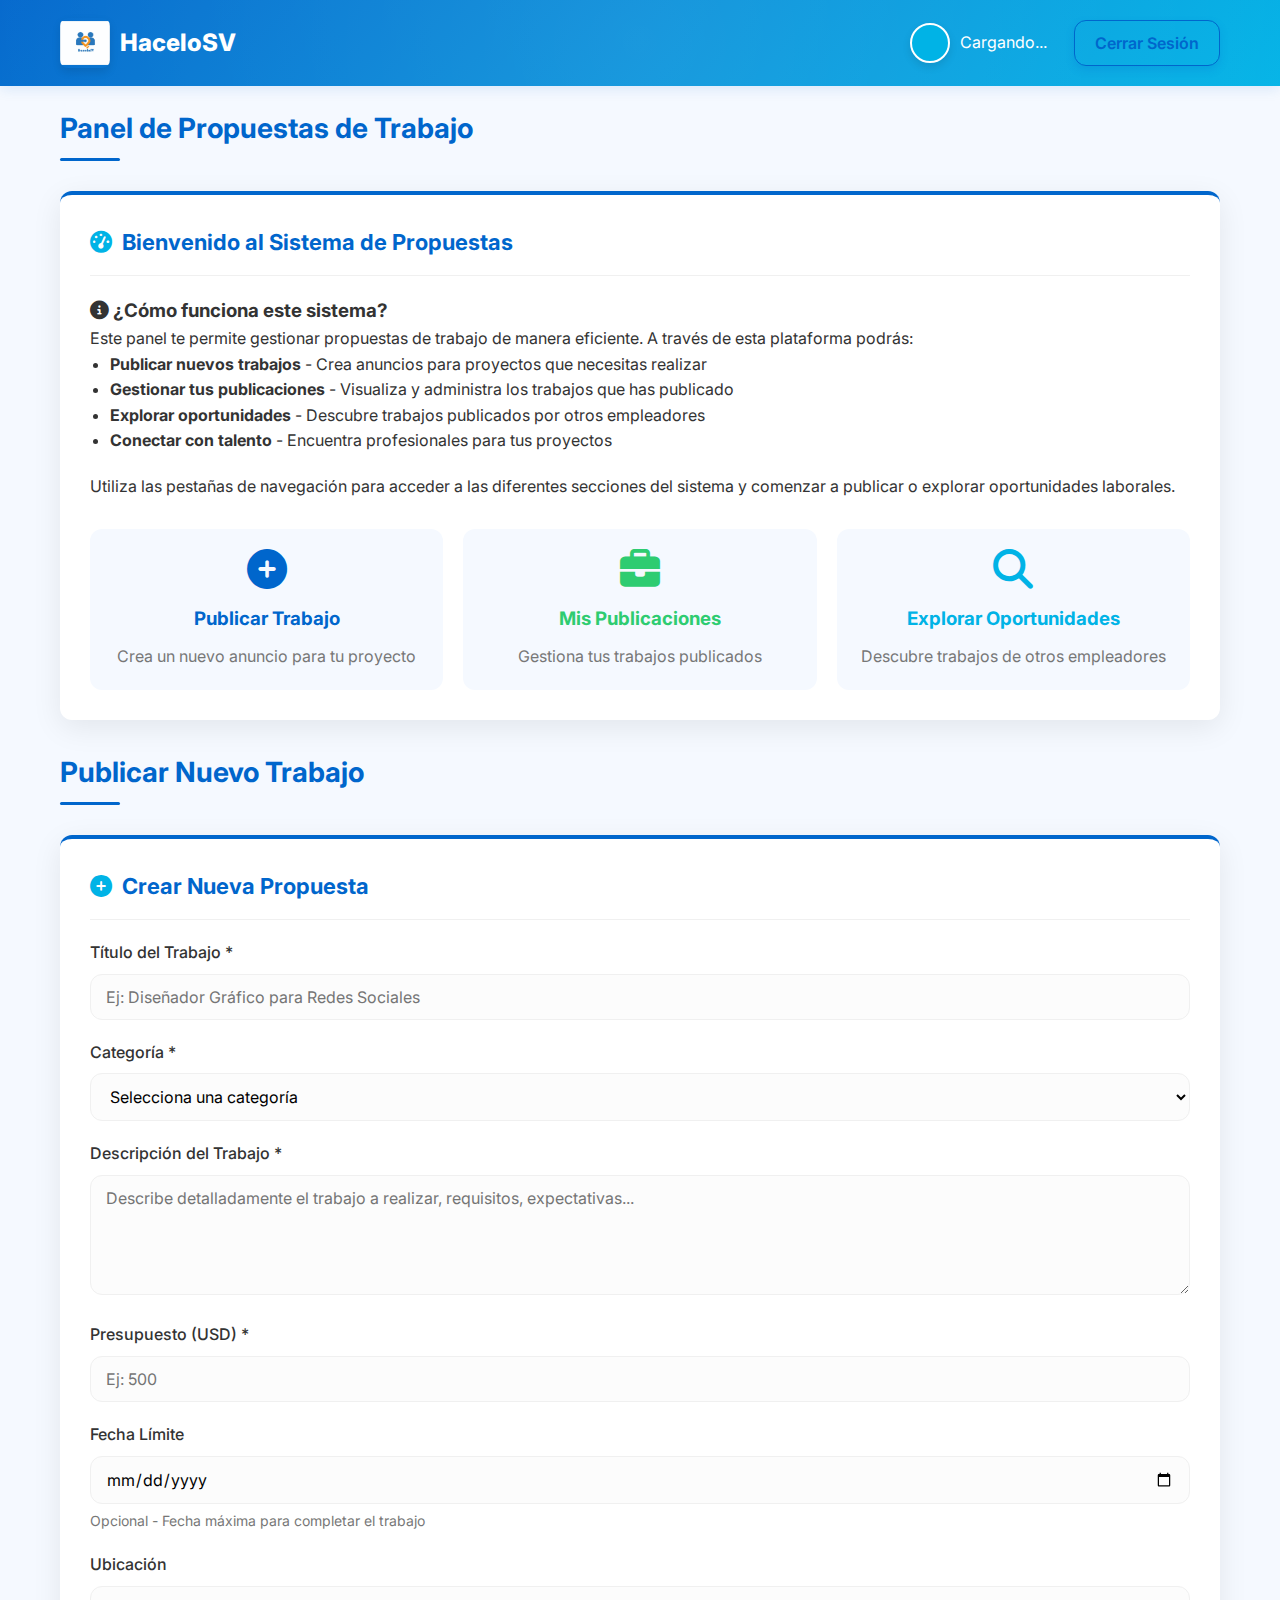
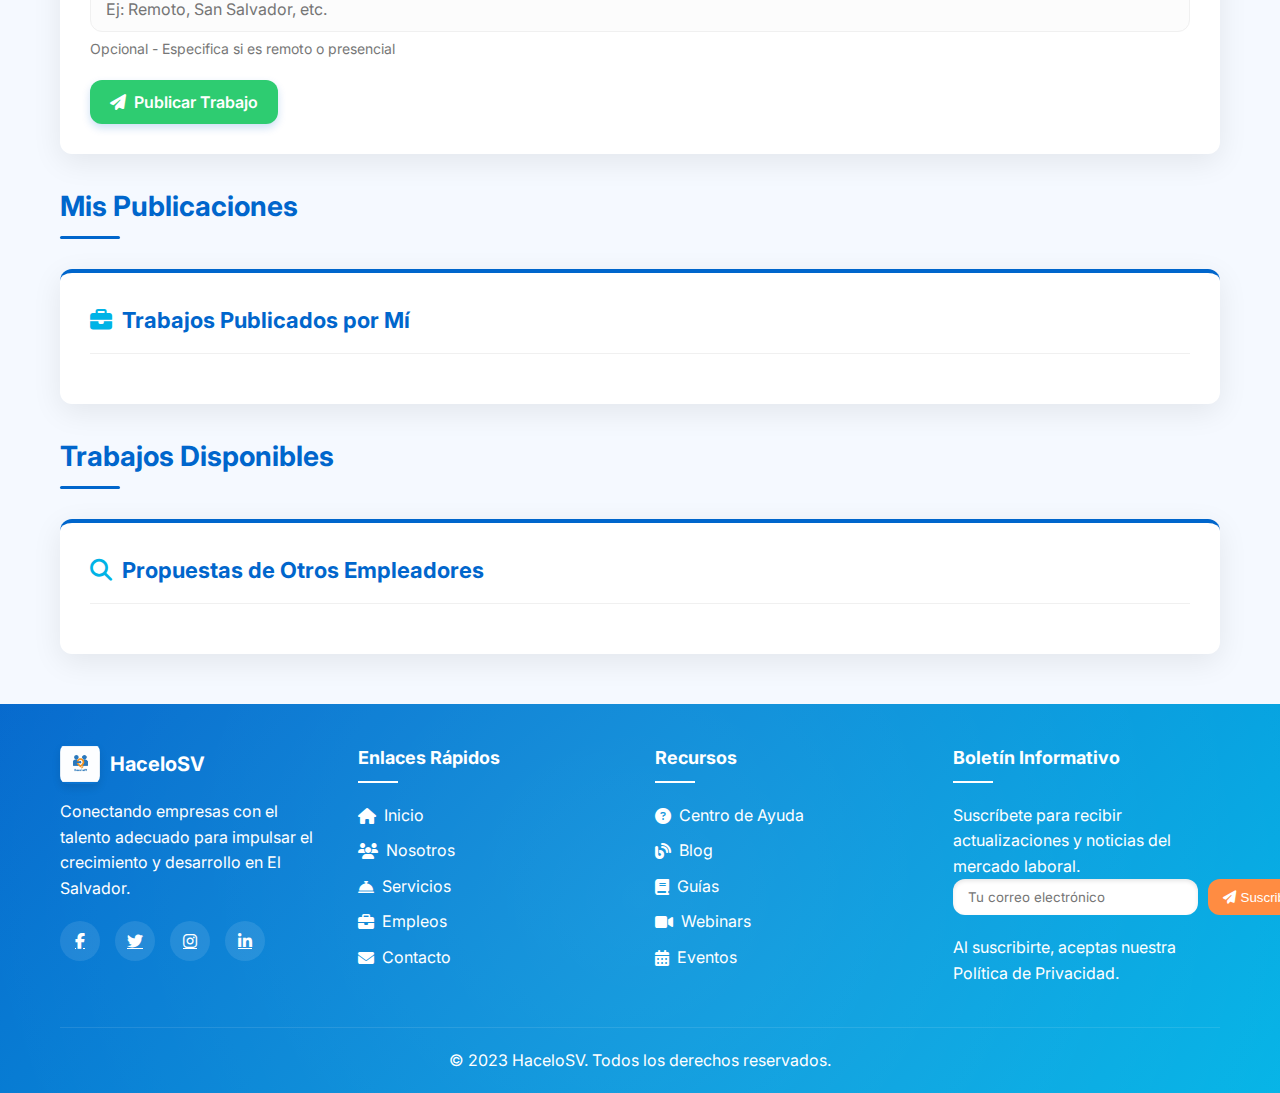
<file: PropuestasEmpleadores.html>
<!DOCTYPE html>
<html lang="es">
<head>
    <meta charset="UTF-8">
    <meta name="viewport" content="width=device-width, initial-scale=1.0">
    <title>HaceloSV - Panel de Propuestas</title>
    <link rel="stylesheet" href="https://cdnjs.cloudflare.com/ajax/libs/font-awesome/6.4.0/css/all.min.css">
    <link href="https://fonts.googleapis.com/css2?family=Inter:wght@300;400;500;600;700&display=swap" rel="stylesheet">
    <style>
        :root {
            --color-primary: #0066cc;
            --color-secondary: #4da6ff;
            --color-accent: #00b3e6;
            --color-orange: #FF8C42;
            --color-light: #f5f9ff;
            --color-white: #ffffff;
            --color-dark: #333333;
            --color-gray: #777777;
            --color-light-gray: #f0f0f0;
            --color-success: #2ecc71;
            --color-warning: #f39c12;
            --color-danger: #e74c3c;
            --shadow: 0 4px 12px rgba(0, 102, 204, 0.1);
            --shadow-hover: 0 10px 25px rgba(0, 102, 204, 0.15);
            --shadow-card: 0 8px 30px rgba(0, 0, 0, 0.08);
            --border-radius: 12px;
            --transition: all 0.3s ease;
        }

        * {
            margin: 0;
            padding: 0;
            box-sizing: border-box;
        }

        body {
            font-family: 'Inter', sans-serif;
            color: var(--color-dark);
            line-height: 1.6;
            background-color: var(--color-light);
            min-height: 100vh;
            display: flex;
            flex-direction: column;
        }

        .container {
            max-width: 1200px;
            margin: 0 auto;
            padding: 0 20px;
        }

        /* Header Styles */
        .header {
            background: linear-gradient(135deg, var(--color-primary) 0%, var(--color-accent) 100%);
            color: var(--color-white);
            padding: 15px 0;
            box-shadow: var(--shadow);
            position: relative;
            overflow: hidden;
        }

        .header:before {
            content: "";
            position: absolute;
            top: -50%;
            left: -50%;
            width: 200%;
            height: 200%;
            background: radial-gradient(circle, rgba(255,255,255,0.1) 0%, transparent 70%);
            z-index: 1;
        }

        .header-content {
            display: flex;
            justify-content: space-between;
            align-items: center;
            position: relative;
            z-index: 2;
        }

        .logo {
            font-weight: 800;
            font-size: 24px;
            color: var(--color-white);
            text-decoration: none;
            display: flex;
            align-items: center;
            gap: 10px;
        }

        .logo-img {
            width: 50px;
            height: 50px;
            object-fit: contain;
            border-radius: 8px;
            box-shadow: 0 4px 8px rgba(0, 0, 0, 0.1);
            transition: var(--transition);
        }

        .logo:hover .logo-img {
            transform: scale(1.05);
        }

        .user-menu {
            display: flex;
            align-items: center;
            gap: 15px;
        }

        .user-info {
            display: flex;
            align-items: center;
            gap: 10px;
            cursor: pointer;
            padding: 8px 12px;
            border-radius: var(--border-radius);
            transition: var(--transition);
        }

        .user-info:hover {
            background-color: rgba(255, 255, 255, 0.1);
        }

        .user-avatar {
            width: 40px;
            height: 40px;
            border-radius: 50%;
            background-color: var(--color-white);
            display: flex;
            align-items: center;
            justify-content: center;
            color: var(--color-primary);
            font-weight: bold;
            overflow: hidden;
            border: 2px solid var(--color-white);
            box-shadow: 0 4px 8px rgba(0, 0, 0, 0.1);
        }

        .user-avatar img {
            width: 100%;
            height: 100%;
            object-fit: cover;
        }

        .nav-tabs {
            display: flex;
            background-color: var(--color-white);
            box-shadow: var(--shadow);
            overflow-x: auto;
            border-radius: 0 0 var(--border-radius) var(--border-radius);
        }

        .nav-tab {
            padding: 15px 20px;
            cursor: pointer;
            transition: var(--transition);
            font-weight: 500;
            border-bottom: 3px solid transparent;
            white-space: nowrap;
            position: relative;
        }

        .nav-tab.active {
            border-bottom: 3px solid var(--color-primary);
            color: var(--color-primary);
        }

        .nav-tab:hover {
            background-color: var(--color-light);
        }

        /* Main Content */
        .main-content {
            flex: 1;
            margin: 20px auto;
            width: 100%;
        }

        .dashboard-header {
            display: flex;
            justify-content: space-between;
            align-items: center;
            margin-bottom: 30px;
            flex-wrap: wrap;
            gap: 15px;
        }

        .dashboard-title {
            font-size: 28px;
            color: var(--color-primary);
            position: relative;
            padding-bottom: 10px;
        }

        .dashboard-title:after {
            content: '';
            position: absolute;
            bottom: 0;
            left: 0;
            width: 60px;
            height: 3px;
            background: var(--color-primary);
            border-radius: 2px;
        }

        .btn {
            display: inline-flex;
            align-items: center;
            gap: 8px;
            background: var(--color-primary);
            color: var(--color-white);
            border: none;
            padding: 12px 20px;
            border-radius: var(--border-radius);
            font-family: 'Inter', sans-serif;
            font-size: 16px;
            font-weight: 600;
            cursor: pointer;
            transition: var(--transition);
            text-align: center;
            box-shadow: 0 4px 8px rgba(0, 102, 204, 0.2);
        }

        .btn:hover {
            background: var(--color-secondary);
            transform: translateY(-2px);
            box-shadow: 0 6px 12px rgba(0, 102, 204, 0.3);
        }

        .btn-secondary {
            background: transparent;
            color: var(--color-primary);
            border: 1px solid var(--color-primary);
        }

        .btn-secondary:hover {
            background: var(--color-light);
        }

        .btn-success {
            background: var(--color-success);
        }

        .btn-warning {
            background: var(--color-warning);
        }

        .btn-danger {
            background: var(--color-danger);
        }

        /* Panel Styles */
        .panel {
            background: var(--color-white);
            border-radius: var(--border-radius);
            box-shadow: var(--shadow-card);
            padding: 30px;
            margin-bottom: 30px;
            transition: var(--transition);
            border-top: 4px solid var(--color-primary);
        }

        .panel:hover {
            box-shadow: 0 12px 35px rgba(0, 0, 0, 0.12);
        }

        .panel-header {
            display: flex;
            justify-content: space-between;
            align-items: center;
            margin-bottom: 20px;
            padding-bottom: 15px;
            border-bottom: 1px solid var(--color-light-gray);
        }

        .panel-title {
            font-size: 22px;
            color: var(--color-primary);
            display: flex;
            align-items: center;
            gap: 10px;
        }

        .panel-title i {
            color: var(--color-accent);
        }

        .panel-content {
            margin-top: 20px;
        }

        /* Form Styles */
        .form-group {
            margin-bottom: 20px;
        }

        .form-label {
            display: block;
            margin-bottom: 8px;
            font-weight: 500;
            color: var(--color-dark);
        }

        .form-control {
            width: 100%;
            padding: 12px 15px;
            border: 1px solid var(--color-light-gray);
            border-radius: var(--border-radius);
            font-family: 'Inter', sans-serif;
            font-size: 16px;
            transition: var(--transition);
            background-color: #fcfcfc;
        }

        .form-control:focus {
            outline: none;
            border-color: var(--color-primary);
            box-shadow: 0 0 0 3px rgba(0, 102, 204, 0.1);
            background-color: white;
        }

        textarea.form-control {
            min-height: 120px;
            resize: vertical;
        }

        .form-hint {
            font-size: 14px;
            color: var(--color-gray);
            margin-top: 6px;
        }

        /* Job Cards */
        .jobs-grid {
            display: grid;
            grid-template-columns: repeat(auto-fill, minmax(350px, 1fr));
            gap: 20px;
            margin-top: 20px;
        }

        .job-card {
            background: var(--color-white);
            border-radius: var(--border-radius);
            box-shadow: var(--shadow);
            padding: 20px;
            transition: var(--transition);
            border-left: 4px solid var(--color-primary);
        }

        .job-card:hover {
            transform: translateY(-5px);
            box-shadow: var(--shadow-hover);
        }

        .job-header {
            display: flex;
            justify-content: space-between;
            align-items: flex-start;
            margin-bottom: 15px;
        }

        .job-title {
            font-size: 18px;
            font-weight: 600;
            color: var(--color-primary);
            margin-bottom: 5px;
        }

        .job-company {
            font-size: 14px;
            color: var(--color-gray);
        }

        .job-category {
            background: var(--color-light);
            color: var(--color-primary);
            padding: 4px 10px;
            border-radius: 20px;
            font-size: 12px;
            font-weight: 500;
        }

        .job-description {
            margin-bottom: 15px;
            line-height: 1.5;
            color: var(--color-dark);
        }

        .job-details {
            display: flex;
            justify-content: space-between;
            margin-bottom: 15px;
            font-size: 14px;
        }

        .job-detail {
            display: flex;
            align-items: center;
            gap: 5px;
            color: var(--color-gray);
        }

        .job-actions {
            display: flex;
            gap: 10px;
        }

        .empty-state {
            text-align: center;
            padding: 40px 20px;
            color: var(--color-gray);
        }

        .empty-state i {
            font-size: 48px;
            margin-bottom: 15px;
            color: var(--color-light-gray);
        }

        /* Footer Styles */
        .footer {
            background: linear-gradient(135deg, var(--color-primary) 0%, var(--color-accent) 100%);
            color: var(--color-white);
            padding: 40px 0 20px;
            margin-top: auto;
            position: relative;
            overflow: hidden;
        }

        .footer:before {
            content: "";
            position: absolute;
            top: -50%;
            left: -50%;
            width: 200%;
            height: 200%;
            background: radial-gradient(circle, rgba(255,255,255,0.1) 0%, transparent 70%);
            z-index: 1;
        }

        .footer-content {
            display: flex;
            justify-content: space-between;
            flex-wrap: wrap;
            gap: 30px;
            position: relative;
            z-index: 2;
        }

        .footer-logo {
            display: flex;
            align-items: center;
            gap: 10px;
            margin-bottom: 15px;
        }

        .footer-logo-text {
            font-weight: 700;
            font-size: 20px;
        }

        .footer-about {
            flex: 1;
            min-width: 250px;
        }

        .footer-about p {
            margin-bottom: 20px;
            max-width: 300px;
        }

        .footer-links {
            flex: 1;
            min-width: 150px;
        }

        .footer-links h3 {
            font-size: 18px;
            margin-bottom: 20px;
            position: relative;
            padding-bottom: 10px;
        }

        .footer-links h3:after {
            content: '';
            position: absolute;
            bottom: 0;
            left: 0;
            width: 40px;
            height: 2px;
            background: var(--color-white);
        }

        .footer-links ul {
            list-style: none;
        }

        .footer-links li {
            margin-bottom: 10px;
        }

        .footer-links a {
            color: var(--color-white);
            text-decoration: none;
            transition: var(--transition);
            display: flex;
            align-items: center;
            gap: 8px;
        }

        .footer-links a:hover {
            color: var(--color-secondary);
            padding-left: 5px;
        }

        .footer-social {
            flex: 1;
            min-width: 150px;
        }

        .footer-social h3 {
            font-size: 18px;
            margin-bottom: 20px;
            position: relative;
            padding-bottom: 10px;
        }

        .footer-social h3:after {
            content: '';
            position: absolute;
            bottom: 0;
            left: 0;
            width: 40px;
            height: 2px;
            background: var(--color-white);
        }

        .social-icons {
            display: flex;
            gap: 15px;
        }

        .social-icons a {
            display: flex;
            align-items: center;
            justify-content: center;
            width: 40px;
            height: 40px;
            background: rgba(255, 255, 255, 0.1);
            color: var(--color-white);
            border-radius: 50%;
            transition: var(--transition);
        }

        .social-icons a:hover {
            background: var(--color-white);
            color: var(--color-primary);
            transform: translateY(-5px);
        }

        .footer-newsletter {
            flex: 1;
            min-width: 250px;
        }

        .footer-newsletter h3 {
            font-size: 18px;
            margin-bottom: 20px;
            position: relative;
            padding-bottom: 10px;
        }

        .footer-newsletter h3:after {
            content: '';
            position: absolute;
            bottom: 0;
            left: 0;
            width: 40px;
            height: 2px;
            background: var(--color-white);
        }

        .newsletter-form {
            display: flex;
            gap: 10px;
            margin-bottom: 20px;
        }

        .newsletter-form input {
            flex: 1;
            padding: 10px 15px;
            border: none;
            border-radius: var(--border-radius);
            font-family: 'Inter', sans-serif;
            box-shadow: inset 0 2px 4px rgba(0, 0, 0, 0.1);
        }

        .newsletter-form button {
            background: var(--color-orange);
            color: var(--color-white);
            border: none;
            border-radius: var(--border-radius);
            padding: 10px 15px;
            cursor: pointer;
            transition: var(--transition);
            display: flex;
            align-items: center;
            gap: 5px;
        }

        .newsletter-form button:hover {
            background: #e67e22;
            transform: translateY(-2px);
        }

        .footer-copyright {
            width: 100%;
            text-align: center;
            margin-top: 40px;
            padding-top: 20px;
            border-top: 1px solid rgba(255, 255, 255, 0.1);
            position: relative;
            z-index: 2;
        }

        /* Responsive */
        @media (max-width: 968px) {
            .jobs-grid {
                grid-template-columns: repeat(auto-fill, minmax(300px, 1fr));
            }
            
            .footer-content {
                flex-direction: column;
            }
        }

        @media (max-width: 768px) {
            .dashboard-header {
                flex-direction: column;
                align-items: flex-start;
                gap: 15px;
            }
            
            .panel-header {
                flex-direction: column;
                align-items: flex-start;
                gap: 15px;
            }
            
            .nav-tabs {
                overflow-x: auto;
                padding-bottom: 5px;
            }
            
            .job-header {
                flex-direction: column;
                gap: 10px;
            }
            
            .job-actions {
                flex-wrap: wrap;
            }
        }

        @media (max-width: 480px) {
            .btn {
                width: 100%;
            }
            
            .newsletter-form {
                flex-direction: column;
            }
            
            .social-icons {
                justify-content: center;
            }
            
            .jobs-grid {
                grid-template-columns: 1fr;
            }
        }
    </style>
</head>
<body>
    <!-- Header -->
    <header class="header">
        <div class="container">
            <div class="header-content">
                <a href="index.html" class="logo">
                    <img src="WhatsApp Image 2025-09-04 at 3.35.52 PM.jpeg" alt="HaceloSV Logo" class="logo-img">
                    <span>HaceloSV</span>
                </a>
                <div class="user-menu">
                    <div class="user-info" id="user-profile-btn">
                        <div class="user-avatar" id="user-avatar" style="background: var(--color-accent); color: var(--color-white); display: flex; align-items: center; justify-content: center;"></div>
                        <span id="user-name">Cargando...</span>
                    </div>
                    <button class="btn btn-secondary" id="logout-btn">Cerrar Sesión</button>
                </div>
            </div>
        </div>
     </header>

    <!-- Main Content -->
    <main class="main-content">
        <div class="container">
            <!-- Dashboard Section -->
            <section id="dashboard" class="dashboard-section active">
                <div class="dashboard-header">
                    <h1 class="dashboard-title">Panel de Propuestas de Trabajo</h1>
                </div>

                <div class="panel">
                    <div class="panel-header">
                        <h2 class="panel-title"><i class="fas fa-tachometer-alt"></i> Bienvenido al Sistema de Propuestas</h2>
                    </div>
                    <div class="panel-content">
                        <div class="panel-description">
                            <h3><i class="fas fa-info-circle"></i> ¿Cómo funciona este sistema?</h3>
                            <p>Este panel te permite gestionar propuestas de trabajo de manera eficiente. A través de esta plataforma podrás:</p>
                            <ul style="margin-left: 20px; margin-bottom: 20px;">
                                <li><strong>Publicar nuevos trabajos</strong> - Crea anuncios para proyectos que necesitas realizar</li>
                                <li><strong>Gestionar tus publicaciones</strong> - Visualiza y administra los trabajos que has publicado</li>
                                <li><strong>Explorar oportunidades</strong> - Descubre trabajos publicados por otros empleadores</li>
                                <li><strong>Conectar con talento</strong> - Encuentra profesionales para tus proyectos</li>
                            </ul>
                            <p>Utiliza las pestañas de navegación para acceder a las diferentes secciones del sistema y comenzar a publicar o explorar oportunidades laborales.</p>
                        </div>
                        
                        <div style="display: grid; grid-template-columns: repeat(auto-fit, minmax(250px, 1fr)); gap: 20px; margin-top: 30px;">
                            <div style="background: var(--color-light); padding: 20px; border-radius: var(--border-radius); text-align: center;">
                                <i class="fas fa-plus-circle" style="font-size: 40px; color: var(--color-primary); margin-bottom: 15px;"></i>
                                <h3 style="color: var(--color-primary); margin-bottom: 10px;">Publicar Trabajo</h3>
                                <p style="color: var(--color-gray);">Crea un nuevo anuncio para tu proyecto</p>
                            </div>
                            <div style="background: var(--color-light); padding: 20px; border-radius: var(--border-radius); text-align: center;">
                                <i class="fas fa-briefcase" style="font-size: 40px; color: var(--color-success); margin-bottom: 15px;"></i>
                                <h3 style="color: var(--color-success); margin-bottom: 10px;">Mis Publicaciones</h3>
                                <p style="color: var(--color-gray);">Gestiona tus trabajos publicados</p>
                            </div>
                            <div style="background: var(--color-light); padding: 20px; border-radius: var(--border-radius); text-align: center;">
                                <i class="fas fa-search" style="font-size: 40px; color: var(--color-accent); margin-bottom: 15px;"></i>
                                <h3 style="color: var(--color-accent); margin-bottom: 10px;">Explorar Oportunidades</h3>
                                <p style="color: var(--color-gray);">Descubre trabajos de otros empleadores</p>
                            </div>
                        </div>
                    </div>
                </div>
            </section>

            <!-- Publish Job Section -->
            <section id="publish" class="dashboard-section">
                <div class="dashboard-header">
                    <h1 class="dashboard-title">Publicar Nuevo Trabajo</h1>
                </div>

                <div class="panel">
                    <div class="panel-header">
                        <h2 class="panel-title"><i class="fas fa-plus-circle"></i> Crear Nueva Propuesta</h2>
                    </div>
                    <div class="panel-content">
                        <form id="publish-job-form">
                            <div class="form-group">
                                <label class="form-label" for="job-title">Título del Trabajo *</label>
                                <input type="text" id="job-title" class="form-control" placeholder="Ej: Diseñador Gráfico para Redes Sociales" required>
                            </div>
                            
                            <div class="form-group">
                                <label class="form-label" for="job-category">Categoría *</label>
                                <select id="job-category" class="form-control" required>
                                    <option value="">Selecciona una categoría</option>
                                    <option value="programming">Programación</option>
                                    <option value="design">Diseño Gráfico</option>
                                    <option value="writing">Redacción</option>
                                    <option value="translation">Traducción</option>
                                    <option value="marketing">Marketing</option>
                                    <option value="video">Edición de Video</option>
                                    <option value="photo">Fotografía</option>
                                    <option value="other">Otro</option>
                                </select>
                            </div>
                            
                            <div class="form-group">
                                <label class="form-label" for="job-description">Descripción del Trabajo *</label>
                                <textarea id="job-description" class="form-control" placeholder="Describe detalladamente el trabajo a realizar, requisitos, expectativas..." required></textarea>
                            </div>
                            
                            <div class="form-group">
                                <label class="form-label" for="job-budget">Presupuesto (USD) *</label>
                                <input type="number" id="job-budget" class="form-control" placeholder="Ej: 500" min="1" required>
                            </div>
                            
                            <div class="form-group">
                                <label class="form-label" for="job-deadline">Fecha Límite</label>
                                <input type="date" id="job-deadline" class="form-control">
                                <div class="form-hint">Opcional - Fecha máxima para completar el trabajo</div>
                            </div>
                            
                            <div class="form-group">
                                <label class="form-label" for="job-location">Ubicación</label>
                                <input type="text" id="job-location" class="form-control" placeholder="Ej: Remoto, San Salvador, etc.">
                                <div class="form-hint">Opcional - Especifica si es remoto o presencial</div>
                            </div>
                            
                            <button type="submit" class="btn btn-success">
                                <i class="fas fa-paper-plane"></i> Publicar Trabajo
                            </button>
                        </form>
                    </div>
                </div>
            </section>

            <!-- My Jobs Section -->
            <section id="my-jobs" class="dashboard-section">
                <div class="dashboard-header">
                    <h1 class="dashboard-title">Mis Publicaciones</h1>
                </div>

                <div class="panel">
                    <div class="panel-header">
                        <h2 class="panel-title"><i class="fas fa-briefcase"></i> Trabajos Publicados por Mí</h2>
                    </div>
                    <div class="panel-content">
                        <div id="my-jobs-container">
                            <!-- Los trabajos se cargarán aquí dinámicamente -->
                        </div>
                    </div>
                </div>
            </section>

            <!-- All Jobs Section -->
            <section id="all-jobs" class="dashboard-section">
                <div class="dashboard-header">
                    <h1 class="dashboard-title">Trabajos Disponibles</h1>
                </div>

                <div class="panel">
                    <div class="panel-header">
                        <h2 class="panel-title"><i class="fas fa-search"></i> Propuestas de Otros Empleadores</h2>
                    </div>
                    <div class="panel-content">
                        <div id="all-jobs-container">
                            <!-- Los trabajos de otros se cargarán aquí dinámicamente -->
                        </div>
                    </div>
                </div>
            </section>
        </div>
    </main>

    <!-- Footer -->
    <footer class="footer">
        <div class="container">
            <div class="footer-content">
                <div class="footer-about">
                    <div class="footer-logo">
                        <img src="WhatsApp Image 2025-09-04 at 3.35.52 PM.jpeg" alt="HaceloSV Logo" class="logo-img" style="width: 40px; height: 40px;">
                        <span class="footer-logo-text">HaceloSV</span>
                    </div>
                    <p>Conectando empresas con el talento adecuado para impulsar el crecimiento y desarrollo en El Salvador.</p>
                    <div class="social-icons">
                        <a href="#"><i class="fab fa-facebook-f"></i></a>
                        <a href="#"><i class="fab fa-twitter"></i></a>
                        <a href="#"><i class="fab fa-instagram"></i></a>
                        <a href="#"><i class="fab fa-linkedin-in"></i></a>
                    </div>
                </div>
                
                <div class="footer-links">
                    <h3>Enlaces Rápidos</h3>
                    <ul>
                        <li><a href="#"><i class="fas fa-home"></i> Inicio</a></li>
                        <li><a href="#"><i class="fas fa-users"></i> Nosotros</a></li>
                        <li><a href="#"><i class="fas fa-concierge-bell"></i> Servicios</a></li>
                        <li><a href="#"><i class="fas fa-briefcase"></i> Empleos</a></li>
                        <li><a href="#"><i class="fas fa-envelope"></i> Contacto</a></li>
                    </ul>
                </div>
                
                <div class="footer-links">
                    <h3>Recursos</h3>
                    <ul>
                        <li><a href="#"><i class="fas fa-question-circle"></i> Centro de Ayuda</a></li>
                        <li><a href="#"><i class="fas fa-blog"></i> Blog</a></li>
                        <li><a href="#"><i class="fas fa-book"></i> Guías</a></li>
                        <li><a href="#"><i class="fas fa-video"></i> Webinars</a></li>
                        <li><a href="#"><i class="fas fa-calendar-alt"></i> Eventos</a></li>
                    </ul>
                </div>
                
                <div class="footer-newsletter">
                    <h3>Boletín Informativo</h3>
                    <p>Suscríbete para recibir actualizaciones y noticias del mercado laboral.</p>
                    <form class="newsletter-form">
                        <input type="email" placeholder="Tu correo electrónico" required>
                        <button type="submit"><i class="fas fa-paper-plane"></i> Suscribir</button>
                    </form>
                    <p>Al suscribirte, aceptas nuestra Política de Privacidad.</p>
                </div>
            </div>
            
            <div class="footer-copyright">
                &copy; 2023 HaceloSV. Todos los derechos reservados.
            </div>
        </div>
    </footer>

    <script>
        // Configuración de la base de datos
        const DB_NAME = 'HaceloSVDB';
        const DB_VERSION = 2; // Incrementado para agregar el almacén de trabajos
        const USER_STORE = 'users';
        const JOBS_STORE = 'jobs';
        let db = null;

        // Inicializar la base de datos
        function initDatabase() {
            return new Promise((resolve, reject) => {
                const request = indexedDB.open(DB_NAME, DB_VERSION);
                
                request.onerror = () => {
                    console.error('Error al abrir la base de datos');
                    reject(request.error);
                };
                
                request.onsuccess = () => {
                    db = request.result;
                    resolve(db);
                };
                
                request.onupgradeneeded = (event) => {
                    const database = event.target.result;
                    
                    // Crear el almacén de objetos para usuarios si no existe
                    if (!database.objectStoreNames.contains(USER_STORE)) {
                        const userStore = database.createObjectStore(USER_STORE, { keyPath: 'email' });
                        userStore.createIndex('email', 'email', { unique: true });
                        userStore.createIndex('role', 'role', { unique: false });
                        userStore.createIndex('fullname', 'fullname', { unique: false });
                    }
                    
                    // Crear el almacén de objetos para trabajos
                    if (!database.objectStoreNames.contains(JOBS_STORE)) {
                        const jobsStore = database.createObjectStore(JOBS_STORE, { 
                            keyPath: 'id', 
                            autoIncrement: true 
                        });
                        jobsStore.createIndex('employerEmail', 'employerEmail', { unique: false });
                        jobsStore.createIndex('category', 'category', { unique: false });
                        jobsStore.createIndex('createdAt', 'createdAt', { unique: false });
                    }
                };
            });
        }

        // Guardar trabajo en la base de datos
        function saveJob(job) {
            return new Promise((resolve, reject) => {
                if (!db) {
                    reject(new Error('La base de datos no está inicializada'));
                    return;
                }
                
                const transaction = db.transaction([JOBS_STORE], 'readwrite');
                const jobsStore = transaction.objectStore(JOBS_STORE);
                
                // Agregar fecha de creación
                job.createdAt = new Date();
                
                const request = jobsStore.add(job);
                
                request.onsuccess = () => {
                    resolve(request.result);
                };
                
                request.onerror = () => {
                    reject(request.error);
                };
            });
        }

        // Obtener trabajos por empleador
        function getJobsByEmployer(email) {
            return new Promise((resolve, reject) => {
                if (!db) {
                    reject(new Error('La base de datos no está inicializada'));
                    return;
                }
                
                const transaction = db.transaction([JOBS_STORE], 'readonly');
                const jobsStore = transaction.objectStore(JOBS_STORE);
                const index = jobsStore.index('employerEmail');
                const request = index.getAll(email);
                
                request.onsuccess = () => {
                    resolve(request.result);
                };
                
                request.onerror = () => {
                    reject(request.error);
                };
            });
        }

        // Obtener todos los trabajos
        function getAllJobs() {
            return new Promise((resolve, reject) => {
                if (!db) {
                    reject(new Error('La base de datos no está inicializada'));
                    return;
                }
                
                const transaction = db.transaction([JOBS_STORE], 'readonly');
                const jobsStore = transaction.objectStore(JOBS_STORE);
                const request = jobsStore.getAll();
                
                request.onsuccess = () => {
                    resolve(request.result);
                };
                
                request.onerror = () => {
                    reject(request.error);
                };
            });
        }

        // Eliminar trabajo
        function deleteJob(jobId) {
            return new Promise((resolve, reject) => {
                if (!db) {
                    reject(new Error('La base de datos no está inicializada'));
                    return;
                }
                
                const transaction = db.transaction([JOBS_STORE], 'readwrite');
                const jobsStore = transaction.objectStore(JOBS_STORE);
                const request = jobsStore.delete(jobId);
                
                request.onsuccess = () => {
                    resolve(request.result);
                };
                
                request.onerror = () => {
                    reject(request.error);
                };
            });
        }

        // Función para obtener datos del usuario desde localStorage
        function loadUserData() {
            console.log('Cargando datos del usuario...');
            
            // Obtener el email del usuario actual desde localStorage
            const userEmail = localStorage.getItem('hacelosv_currentUser');
            
            if (!userEmail) {
                console.log('No hay usuario logueado, redirigiendo...');
                // Si no hay usuario logueado, redirigir al inicio de sesión
                setTimeout(() => {
                    window.location.href = 'Pantalladeinicio.html';
                }, 1000);
                return;
            }
            
            // Intentar obtener datos del usuario desde localStorage
            const userData = localStorage.getItem('hacelosv_userData');
            
            if (userData) {
                try {
                    const user = JSON.parse(userData);
                    console.log('Datos del usuario encontrados:', user);
                    updateUserInterface(user);
                } catch (error) {
                    console.error('Error al parsear datos del usuario:', error);
                    showDefaultUser();
                }
            } else {
                // Si no hay datos en localStorage, usar datos básicos
                console.log('No se encontraron datos del usuario en localStorage, usando datos básicos');
                showDefaultUser();
            }
        }

        // Actualizar la interfaz con los datos del usuario
        function updateUserInterface(user) {
            console.log('Actualizando interfaz con datos del usuario:', user);
            
            // Actualizar el nombre del usuario
            const userNameElement = document.getElementById('user-name');
            if (user.fullname) {
                userNameElement.textContent = user.fullname;
                console.log('Nombre actualizado a:', user.fullname);
            } else if (user.email) {
                userNameElement.textContent = user.email;
                console.log('Nombre actualizado a email:', user.email);
            } else {
                userNameElement.textContent = 'Usuario';
                console.log('Nombre actualizado a valor por defecto');
            }
            
            // Actualizar el avatar con la primera letra del nombre
            const userAvatar = document.getElementById('user-avatar');
            if (user.fullname) {
                userAvatar.textContent = user.fullname.charAt(0).toUpperCase();
                console.log('Avatar actualizado con letra:', user.fullname.charAt(0).toUpperCase());
            } else if (user.email) {
                userAvatar.textContent = user.email.charAt(0).toUpperCase();
                console.log('Avatar actualizado con letra del email:', user.email.charAt(0).toUpperCase());
            } else {
                userAvatar.textContent = 'U';
                console.log('Avatar actualizado con U por defecto');
            }
            
            // Aplicar color diferente según el rol
            if (user.role === 'employer') {
                userAvatar.style.background = 'var(--color-primary)';
                console.log('Color de avatar actualizado a primary (empleador)');
            } else {
                userAvatar.style.background = 'var(--color-accent)';
                console.log('Color de avatar actualizado a accent (empleado)');
            }
        }

        // Mostrar usuario por defecto (cuando no hay datos)
        function showDefaultUser() {
            console.log('Mostrando usuario por defecto');
            document.getElementById('user-name').textContent = 'Usuario';
            document.getElementById('user-avatar').textContent = 'U';
            document.getElementById('user-avatar').style.background = 'var(--color-primary)';
        }

        // Cargar trabajos del usuario actual
        async function loadMyJobs() {
            try {
                const userEmail = localStorage.getItem('hacelosv_currentUser');
                if (!userEmail) return;
                
                const jobs = await getJobsByEmployer(userEmail);
                displayMyJobs(jobs);
            } catch (error) {
                console.error('Error al cargar trabajos:', error);
                document.getElementById('my-jobs-container').innerHTML = `
                    <div class="empty-state">
                        <i class="fas fa-exclamation-triangle"></i>
                        <h3>Error al cargar trabajos</h3>
                        <p>Intenta recargar la página</p>
                    </div>
                `;
            }
        }

        // Cargar todos los trabajos
        async function loadAllJobs() {
            try {
                const userEmail = localStorage.getItem('hacelosv_currentUser');
                if (!userEmail) return;
                
                const allJobs = await getAllJobs();
                // Filtrar para excluir los trabajos del usuario actual
                const otherJobs = allJobs.filter(job => job.employerEmail !== userEmail);
                displayAllJobs(otherJobs);
            } catch (error) {
                console.error('Error al cargar trabajos:', error);
                document.getElementById('all-jobs-container').innerHTML = `
                    <div class="empty-state">
                        <i class="fas fa-exclamation-triangle"></i>
                        <h3>Error al cargar trabajos</h3>
                        <p>Intenta recargar la página</p>
                    </div>
                `;
            }
        }

        // Mostrar trabajos del usuario
        function displayMyJobs(jobs) {
            const container = document.getElementById('my-jobs-container');
            
            if (jobs.length === 0) {
                container.innerHTML = `
                    <div class="empty-state">
                        <i class="fas fa-briefcase"></i>
                        <h3>No has publicado ningún trabajo aún</h3>
                        <p>Ve a la pestaña "Publicar Trabajo" para crear tu primera propuesta</p>
                    </div>
                `;
                return;
            }
            
            container.innerHTML = `
                <div class="jobs-grid">
                    ${jobs.map(job => `
                        <div class="job-card">
                            <div class="job-header">
                                <div>
                                    <div class="job-title">${job.title}</div>
                                    <div class="job-company">Publicado por ti</div>
                                </div>
                                <div class="job-category">${getCategoryName(job.category)}</div>
                            </div>
                            <div class="job-description">${job.description}</div>
                            <div class="job-details">
                                <div class="job-detail">
                                    <i class="fas fa-dollar-sign"></i>
                                    <span>$${job.budget}</span>
                                </div>
                                <div class="job-detail">
                                    <i class="fas fa-map-marker-alt"></i>
                                    <span>${job.location || 'No especificado'}</span>
                                </div>
                                <div class="job-detail">
                                    <i class="fas fa-calendar"></i>
                                    <span>${job.deadline ? new Date(job.deadline).toLocaleDateString() : 'Sin fecha límite'}</span>
                                </div>
                            </div>
                            <div class="job-actions">
                                <button class="btn btn-danger btn-sm" onclick="deleteJobById(${job.id})">
                                    <i class="fas fa-trash"></i> Eliminar
                                </button>
                            </div>
                        </div>
                    `).join('')}
                </div>
            `;
        }

        // Mostrar trabajos de otros empleadores
        function displayAllJobs(jobs) {
            const container = document.getElementById('all-jobs-container');
            
            if (jobs.length === 0) {
                container.innerHTML = `
                    <div class="empty-state">
                        <i class="fas fa-search"></i>
                        <h3>No hay trabajos disponibles</h3>
                        <p>No se han encontrado propuestas de otros empleadores</p>
                    </div>
                `;
                return;
            }
            
            container.innerHTML = `
                <div class="jobs-grid">
                    ${jobs.map(job => `
                        <div class="job-card">
                            <div class="job-header">
                                <div>
                                    <div class="job-title">${job.title}</div>
                                    <div class="job-company">Publicado por: ${job.employerName || 'Anónimo'}</div>
                                </div>
                                <div class="job-category">${getCategoryName(job.category)}</div>
                            </div>
                            <div class="job-description">${job.description}</div>
                            <div class="job-details">
                                <div class="job-detail">
                                    <i class="fas fa-dollar-sign"></i>
                                    <span>$${job.budget}</span>
                                </div>
                                <div class="job-detail">
                                    <i class="fas fa-map-marker-alt"></i>
                                    <span>${job.location || 'No especificado'}</span>
                                </div>
                                <div class="job-detail">
                                    <i class="fas fa-calendar"></i>
                                    <span>${job.deadline ? new Date(job.deadline).toLocaleDateString() : 'Sin fecha límite'}</span>
                                </div>
                            </div>
                            <div class="job-actions">
                                <button class="btn btn-success">
                                    <i class="fas fa-paper-plane"></i> Enviar Propuesta
                                </button>
                            </div>
                        </div>
                    `).join('')}
                </div>
            `;
        }

        // Obtener nombre de categoría
        function getCategoryName(category) {
            const categories = {
                'programming': 'Programación',
                'design': 'Diseño Gráfico',
                'writing': 'Redacción',
                'translation': 'Traducción',
                'marketing': 'Marketing',
                'video': 'Edición de Video',
                'photo': 'Fotografía',
                'other': 'Otro'
            };
            return categories[category] || category;
        }

        // Eliminar trabajo por ID
        async function deleteJobById(jobId) {
            if (confirm('¿Estás seguro de que deseas eliminar este trabajo?')) {
                try {
                    await deleteJob(jobId);
                    loadMyJobs(); // Recargar la lista
                } catch (error) {
                    console.error('Error al eliminar trabajo:', error);
                    alert('Error al eliminar el trabajo');
                }
            }
        }

        document.addEventListener('DOMContentLoaded', function() {
            console.log('DOM cargado, iniciando carga de datos de usuario...');
            
            // Inicializar base de datos
            initDatabase().then(() => {
                console.log('Base de datos inicializada correctamente');
            }).catch(error => {
                console.error('Error al inicializar base de datos:', error);
            });
            
            // Cargar datos del usuario al iniciar la página
            loadUserData();
            
            // Tab navigation
            const tabs = document.querySelectorAll('.nav-tab');
            const sections = document.querySelectorAll('.dashboard-section');
            
            tabs.forEach(tab => {
                tab.addEventListener('click', () => {
                    const tabId = tab.getAttribute('data-tab');
                    
                    // Update active tab
                    tabs.forEach(t => t.classList.remove('active'));
                    tab.classList.add('active');
                    
                    // Show corresponding section
                    sections.forEach(section => {
                        section.classList.remove('active');
                        if (section.id === tabId) {
                            section.classList.add('active');
                            
                            // Cargar datos específicos de la sección
                            if (tabId === 'my-jobs') {
                                loadMyJobs();
                            } else if (tabId === 'all-jobs') {
                                loadAllJobs();
                            }
                        }
                    });
                });
            });
            
            // Formulario de publicación de trabajo
            document.getElementById('publish-job-form').addEventListener('submit', async function(e) {
                e.preventDefault();
                
                const userEmail = localStorage.getItem('hacelosv_currentUser');
                const userData = localStorage.getItem('hacelosv_userData');
                let userName = 'Anónimo';
                
                if (userData) {
                    try {
                        const user = JSON.parse(userData);
                        userName = user.fullname || user.email;
                    } catch (error) {
                        console.error('Error al parsear datos del usuario:', error);
                    }
                }
                
                const jobData = {
                    title: document.getElementById('job-title').value,
                    category: document.getElementById('job-category').value,
                    description: document.getElementById('job-description').value,
                    budget: parseInt(document.getElementById('job-budget').value),
                    deadline: document.getElementById('job-deadline').value || null,
                    location: document.getElementById('job-location').value || 'No especificado',
                    employerEmail: userEmail,
                    employerName: userName
                };
                
                try {
                    await saveJob(jobData);
                    alert('¡Trabajo publicado exitosamente!');
                    document.getElementById('publish-job-form').reset();
                    
                    // Cambiar a la pestaña de mis trabajos
                    document.querySelector('.nav-tab[data-tab="my-jobs"]').click();
                } catch (error) {
                    console.error('Error al publicar trabajo:', error);
                    alert('Error al publicar el trabajo. Intenta nuevamente.');
                }
            });
            
            // Logout button
            document.getElementById('logout-btn').addEventListener('click', function() {
                if (confirm('¿Estás seguro de que deseas cerrar sesión?')) {
                    // Limpiar datos de sesión
                    localStorage.removeItem('hacelosv_currentUser');
                    localStorage.removeItem('hacelosv_userData');
                    window.location.href = 'Pantalladeinicio.html';
                }
            });
            
            // User profile button
            document.getElementById('user-profile-btn').addEventListener('click', function() {
                // Obtener datos del usuario desde localStorage
                const userData = localStorage.getItem('hacelosv_userData');
                if (userData) {
                    try {
                        const user = JSON.parse(userData);
                        let userInfo = `Información del usuario:\n\nNombre: ${user.fullname || 'No disponible'}\nEmail: ${user.email || 'No disponible'}\nRol: ${user.role === 'employer' ? 'Empleador' : 'Empleado'}`;
                        
                        if (user.age) userInfo += `\nEdad: ${user.age}`;
                        if (user.company) userInfo += `\nEmpresa: ${user.company}`;
                        if (user.position) userInfo += `\nCargo: ${user.position}`;
                        if (user.skills) userInfo += `\nHabilidades: ${user.skills.join(', ')}`;
                        
                        alert(userInfo);
                    } catch (error) {
                        alert('Error al cargar información del usuario');
                    }
                } else {
                    alert('No hay información del usuario disponible');
                }
            });
        });
    </script>
</body>
</html>
</file>
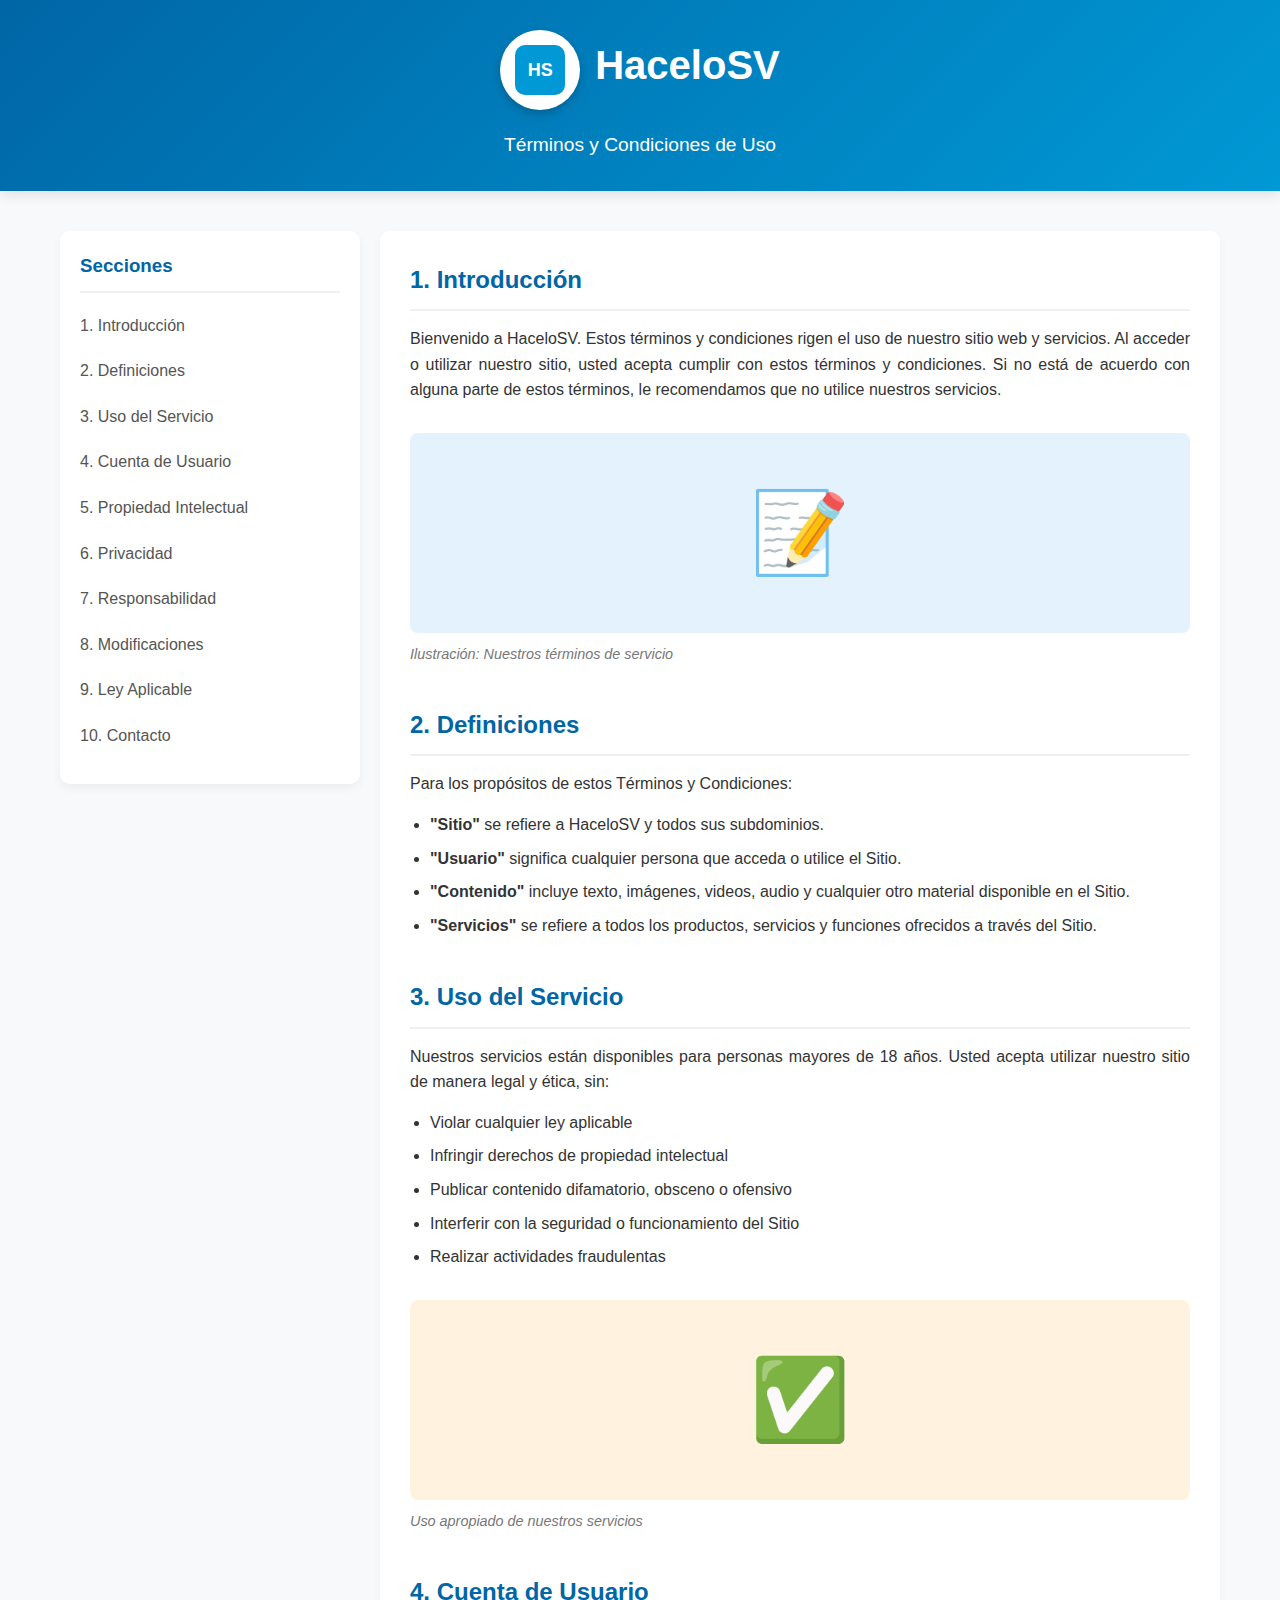
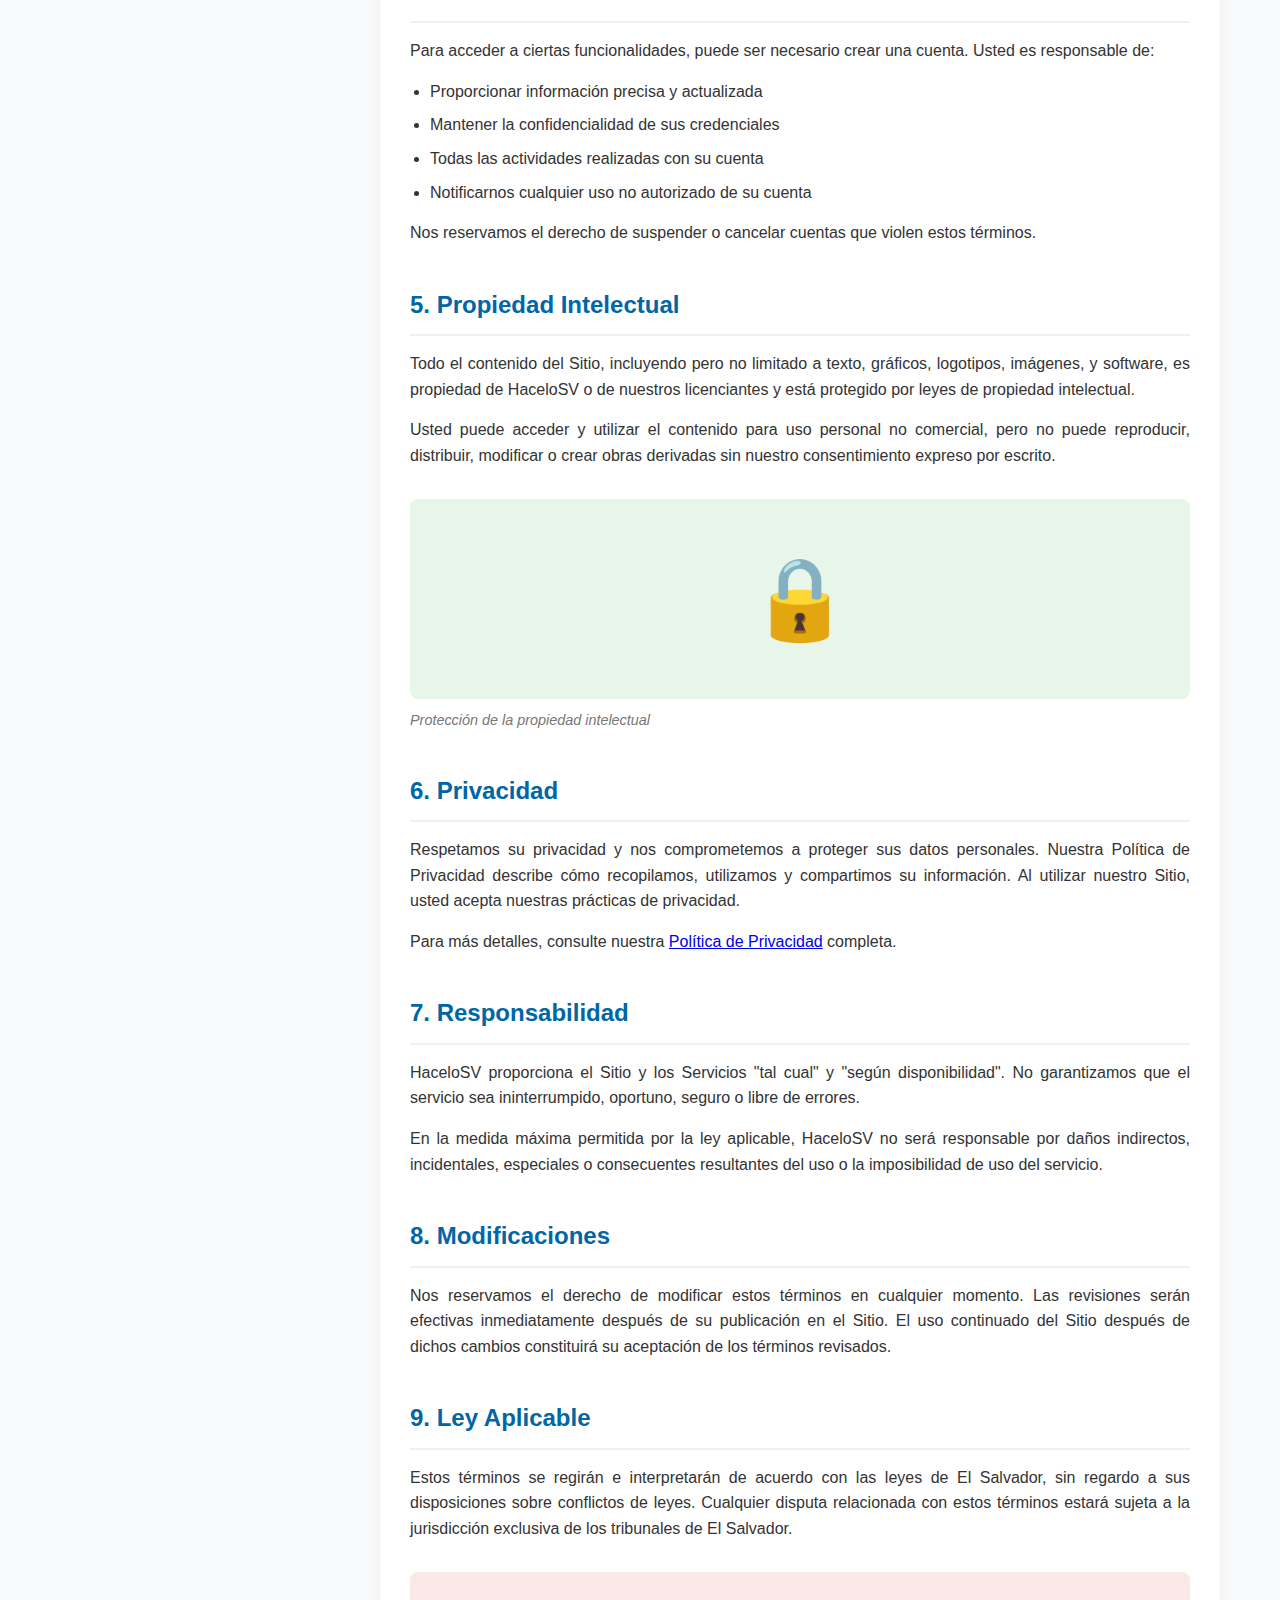
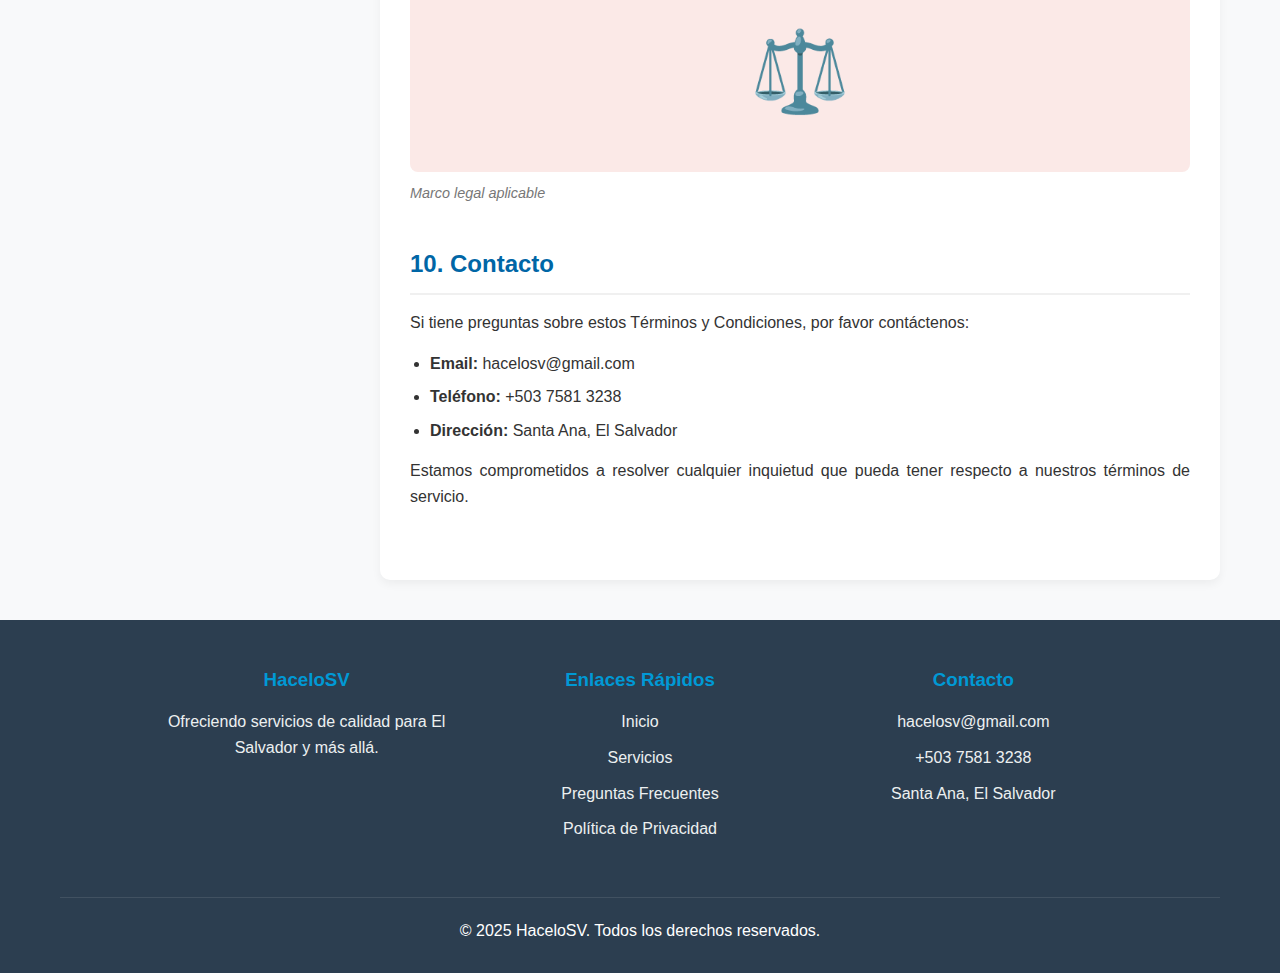
<file: Terminos.html>
<!DOCTYPE html>
<html lang="es">
<head>
    <meta charset="UTF-8">
    <meta name="viewport" content="width=device-width, initial-scale=1.0">
    <title>Términos y Condiciones - HaceloSV</title>
    <style>
        /* Estilos generales */
        * {
            margin: 0;
            padding: 0;
            box-sizing: border-box;
            font-family: 'Segoe UI', Tahoma, Geneva, Verdana, sans-serif;
        }
        
        body {
            background-color: #f8f9fa;
            color: #333;
            line-height: 1.6;
        }
        
        .container {
            max-width: 1200px;
            margin: 0 auto;
            padding: 0 20px;
        }
        
        /* Header */
        header {
            background: linear-gradient(135deg, #0066a6 0%, #0099d5 100%);
            color: white;
            padding: 30px 0;
            text-align: center;
            box-shadow: 0 4px 12px rgba(0, 0, 0, 0.1);
        }
        
        .logo-container {
            display: flex;
            justify-content: center;
            align-items: center;
            margin-bottom: 20px;
        }
        
        .logo {
            width: 80px;
            height: 80px;
            background-color: white;
            border-radius: 50%;
            display: flex;
            justify-content: center;
            align-items: center;
            margin-right: 15px;
            box-shadow: 0 4px 10px rgba(0, 0, 0, 0.2);
        }
        
        .logo-svg {
            width: 50px;
            height: 50px;
            background-color: #0099d5;
            border-radius: 10px;
            position: relative;
        }
        
        .logo-svg::before {
            content: "HS";
            position: absolute;
            top: 50%;
            left: 50%;
            transform: translate(-50%, -50%);
            color: white;
            font-weight: bold;
            font-size: 18px;
        }
        
        h1 {
            font-size: 2.5rem;
            margin-bottom: 10px;
        }
        
        .header-content p {
            font-size: 1.2rem;
            max-width: 800px;
            margin: 0 auto;
        }
        
        /* Contenido principal */
        .main-content {
            padding: 40px 0;
            display: flex;
            flex-wrap: wrap;
        }
        
        .sidebar {
            flex: 1;
            min-width: 250px;
            background-color: white;
            border-radius: 10px;
            padding: 20px;
            margin-right: 20px;
            box-shadow: 0 4px 10px rgba(0, 0, 0, 0.05);
            align-self: flex-start;
        }
        
        .sidebar h3 {
            color: #0066a6;
            margin-bottom: 15px;
            padding-bottom: 10px;
            border-bottom: 2px solid #f0f0f0;
        }
        
        .sidebar ul {
            list-style: none;
        }
        
        .sidebar li {
            margin-bottom: 10px;
        }
        
        .sidebar a {
            text-decoration: none;
            color: #555;
            transition: color 0.3s;
            display: block;
            padding: 5px 0;
        }
        
        .sidebar a:hover {
            color: #0099d5;
        }
        
        .terms-content {
            flex: 3;
            min-width: 300px;
            background-color: white;
            border-radius: 10px;
            padding: 30px;
            box-shadow: 0 4px 10px rgba(0, 0, 0, 0.05);
        }
        
        .terms-section {
            margin-bottom: 40px;
        }
        
        .terms-section h2 {
            color: #0066a6;
            margin-bottom: 15px;
            padding-bottom: 10px;
            border-bottom: 2px solid #f0f0f0;
        }
        
        .terms-section h3 {
            color: #0099d5;
            margin: 20px 0 10px;
        }
        
        .terms-section p {
            margin-bottom: 15px;
            text-align: justify;
        }
        
        .terms-section ul {
            margin-left: 20px;
            margin-bottom: 15px;
        }
        
        .terms-section li {
            margin-bottom: 8px;
        }
        
        .illustration {
            text-align: center;
            margin: 30px 0;
        }
        
        .illustration img {
            max-width: 100%;
            border-radius: 8px;
            box-shadow: 0 4px 10px rgba(0, 0, 0, 0.1);
        }
        
        .caption {
            font-style: italic;
            color: #777;
            margin-top: 10px;
            font-size: 0.9rem;
        }
        
        /* Footer */
        footer {
            background-color: #2c3e50;
            color: white;
            padding: 30px 0;
            text-align: center;
        }
        
        .footer-content {
            display: flex;
            flex-wrap: wrap;
            justify-content: space-around;
            max-width: 1000px;
            margin: 0 auto;
        }
        
        .footer-section {
            flex: 1;
            min-width: 250px;
            margin: 15px;
        }
        
        .footer-section h3 {
            margin-bottom: 15px;
            color: #0099d5;
        }
        
        .footer-section p, .footer-section a {
            color: #ecf0f1;
            margin-bottom: 10px;
            display: block;
            text-decoration: none;
        }
        
        .footer-section a:hover {
            color: #0099d5;
        }
        
        .copyright {
            margin-top: 30px;
            padding-top: 20px;
            border-top: 1px solid rgba(255, 255, 255, 0.1);
        }
        
        /* Responsive */
        @media (max-width: 768px) {
            .main-content {
                flex-direction: column;
            }
            
            .sidebar {
                margin-right: 0;
                margin-bottom: 20px;
            }
            
            h1 {
                font-size: 2rem;
            }
        }
    </style>
</head>
<body>
    <header>
        <div class="container">
            <div class="logo-container">
                <div class="logo">
                    <div class="logo-svg"></div>
                </div>
                <h1>HaceloSV</h1>
            </div>
            <div class="header-content">
                <p>Términos y Condiciones de Uso</p>
            </div>
        </div>
    </header>
    
    <div class="container">
        <div class="main-content">
            <aside class="sidebar">
                <h3>Secciones</h3>
                <ul>
                    <li><a href="#introduccion">1. Introducción</a></li>
                    <li><a href="#definiciones">2. Definiciones</a></li>
                    <li><a href="#uso-servicio">3. Uso del Servicio</a></li>
                    <li><a href="#cuenta">4. Cuenta de Usuario</a></li>
                    <li><a href="#propiedad">5. Propiedad Intelectual</a></li>
                    <li><a href="#privacidad">6. Privacidad</a></li>
                    <li><a href="#responsabilidad">7. Responsabilidad</a></li>
                    <li><a href="#modificaciones">8. Modificaciones</a></li>
                    <li><a href="#ley-aplicable">9. Ley Aplicable</a></li>
                    <li><a href="#contacto">10. Contacto</a></li>
                </ul>
            </aside>
            
            <main class="terms-content">
                <section id="introduccion" class="terms-section">
                    <h2>1. Introducción</h2>
                    <p>Bienvenido a HaceloSV. Estos términos y condiciones rigen el uso de nuestro sitio web y servicios. Al acceder o utilizar nuestro sitio, usted acepta cumplir con estos términos y condiciones. Si no está de acuerdo con alguna parte de estos términos, le recomendamos que no utilice nuestros servicios.</p>
                    
                    <div class="illustration">
                        <div style="background-color: #e3f2fd; height: 200px; border-radius: 8px; display: flex; justify-content: center; align-items: center;">
                            <span style="font-size: 5rem;">📝</span>
                        </div>
                        <p class="caption">Ilustración: Nuestros términos de servicio</p>
                    </div>
                </section>
                
                <section id="definiciones" class="terms-section">
                    <h2>2. Definiciones</h2>
                    <p>Para los propósitos de estos Términos y Condiciones:</p>
                    <ul>
                        <li><strong>"Sitio"</strong> se refiere a HaceloSV y todos sus subdominios.</li>
                        <li><strong>"Usuario"</strong> significa cualquier persona que acceda o utilice el Sitio.</li>
                        <li><strong>"Contenido"</strong> incluye texto, imágenes, videos, audio y cualquier otro material disponible en el Sitio.</li>
                        <li><strong>"Servicios"</strong> se refiere a todos los productos, servicios y funciones ofrecidos a través del Sitio.</li>
                    </ul>
                </section>
                
                <section id="uso-servicio" class="terms-section">
                    <h2>3. Uso del Servicio</h2>
                    <p>Nuestros servicios están disponibles para personas mayores de 18 años. Usted acepta utilizar nuestro sitio de manera legal y ética, sin:</p>
                    <ul>
                        <li>Violar cualquier ley aplicable</li>
                        <li>Infringir derechos de propiedad intelectual</li>
                        <li>Publicar contenido difamatorio, obsceno o ofensivo</li>
                        <li>Interferir con la seguridad o funcionamiento del Sitio</li>
                        <li>Realizar actividades fraudulentas</li>
                    </ul>
                    
                    <div class="illustration">
                        <div style="background-color: #fff3e0; height: 200px; border-radius: 8px; display: flex; justify-content: center; align-items: center;">
                            <span style="font-size: 5rem;">✅</span>
                        </div>
                        <p class="caption">Uso apropiado de nuestros servicios</p>
                    </div>
                </section>
                
                <section id="cuenta" class="terms-section">
                    <h2>4. Cuenta de Usuario</h2>
                    <p>Para acceder a ciertas funcionalidades, puede ser necesario crear una cuenta. Usted es responsable de:</p>
                    <ul>
                        <li>Proporcionar información precisa y actualizada</li>
                        <li>Mantener la confidencialidad de sus credenciales</li>
                        <li>Todas las actividades realizadas con su cuenta</li>
                        <li>Notificarnos cualquier uso no autorizado de su cuenta</li>
                    </ul>
                    <p>Nos reservamos el derecho de suspender o cancelar cuentas que violen estos términos.</p>
                </section>
                
                <section id="propiedad" class="terms-section">
                    <h2>5. Propiedad Intelectual</h2>
                    <p>Todo el contenido del Sitio, incluyendo pero no limitado a texto, gráficos, logotipos, imágenes, y software, es propiedad de HaceloSV o de nuestros licenciantes y está protegido por leyes de propiedad intelectual.</p>
                    <p>Usted puede acceder y utilizar el contenido para uso personal no comercial, pero no puede reproducir, distribuir, modificar o crear obras derivadas sin nuestro consentimiento expreso por escrito.</p>
                    
                    <div class="illustration">
                        <div style="background-color: #e8f5e9; height: 200px; border-radius: 8px; display: flex; justify-content: center; align-items: center;">
                            <span style="font-size: 5rem;">🔒</span>
                        </div>
                        <p class="caption">Protección de la propiedad intelectual</p>
                    </div>
                </section>
                
                <section id="privacidad" class="terms-section">
                    <h2>6. Privacidad</h2>
                    <p>Respetamos su privacidad y nos comprometemos a proteger sus datos personales. Nuestra Política de Privacidad describe cómo recopilamos, utilizamos y compartimos su información. Al utilizar nuestro Sitio, usted acepta nuestras prácticas de privacidad.</p>
                    <p>Para más detalles, consulte nuestra <a href="Privacidad.html">Política de Privacidad</a> completa.</p>
                </section>
                
                <section id="responsabilidad" class="terms-section">
                    <h2>7. Responsabilidad</h2>
                    <p>HaceloSV proporciona el Sitio y los Servicios "tal cual" y "según disponibilidad". No garantizamos que el servicio sea ininterrumpido, oportuno, seguro o libre de errores.</p>
                    <p>En la medida máxima permitida por la ley aplicable, HaceloSV no será responsable por daños indirectos, incidentales, especiales o consecuentes resultantes del uso o la imposibilidad de uso del servicio.</p>
                </section>
                
                <section id="modificaciones" class="terms-section">
                    <h2>8. Modificaciones</h2>
                    <p>Nos reservamos el derecho de modificar estos términos en cualquier momento. Las revisiones serán efectivas inmediatamente después de su publicación en el Sitio. El uso continuado del Sitio después de dichos cambios constituirá su aceptación de los términos revisados.</p>
                </section>
                
                <section id="ley-aplicable" class="terms-section">
                    <h2>9. Ley Aplicable</h2>
                    <p>Estos términos se regirán e interpretarán de acuerdo con las leyes de El Salvador, sin regardo a sus disposiciones sobre conflictos de leyes. Cualquier disputa relacionada con estos términos estará sujeta a la jurisdicción exclusiva de los tribunales de El Salvador.</p>
                    
                    <div class="illustration">
                        <div style="background-color: #fbe9e7; height: 200px; border-radius: 8px; display: flex; justify-content: center; align-items: center;">
                            <span style="font-size: 5rem;">⚖️</span>
                        </div>
                        <p class="caption">Marco legal aplicable</p>
                    </div>
                </section>
                
                <section id="contacto" class="terms-section">
                    <h2>10. Contacto</h2>
                    <p>Si tiene preguntas sobre estos Términos y Condiciones, por favor contáctenos:</p>
                    <ul>
                        <li><strong>Email:</strong> hacelosv@gmail.com</li>
                        <li><strong>Teléfono:</strong> +503 7581 3238</li>
                        <li><strong>Dirección:</strong> Santa Ana, El Salvador</li>
                    </ul>
                    <p>Estamos comprometidos a resolver cualquier inquietud que pueda tener respecto a nuestros términos de servicio.</p>
                </section>
            </main>
        </div>
    </div>
    
    <footer>
        <div class="container">
            <div class="footer-content">
                <div class="footer-section">
                    <h3>HaceloSV</h3>
                    <p>Ofreciendo servicios de calidad para El Salvador y más allá.</p>
                </div>
                
                <div class="footer-section">
                    <h3>Enlaces Rápidos</h3>
                    <a href="#">Inicio</a>
                    <a href="#">Servicios</a>
                    <a href="#">Preguntas Frecuentes</a>
                    <a href="#">Política de Privacidad</a>
                </div>
                
                <div class="footer-section">
                    <h3>Contacto</h3>
                    <p>hacelosv@gmail.com</p>
                    <p>+503 7581 3238</p>
                    <p>Santa Ana, El Salvador</p>
                </div>
            </div>
            
            <div class="copyright">
                <p>&copy; 2025 HaceloSV. Todos los derechos reservados.</p>
            </div>
        </div>
    </footer>
</body>
</html>
</file>
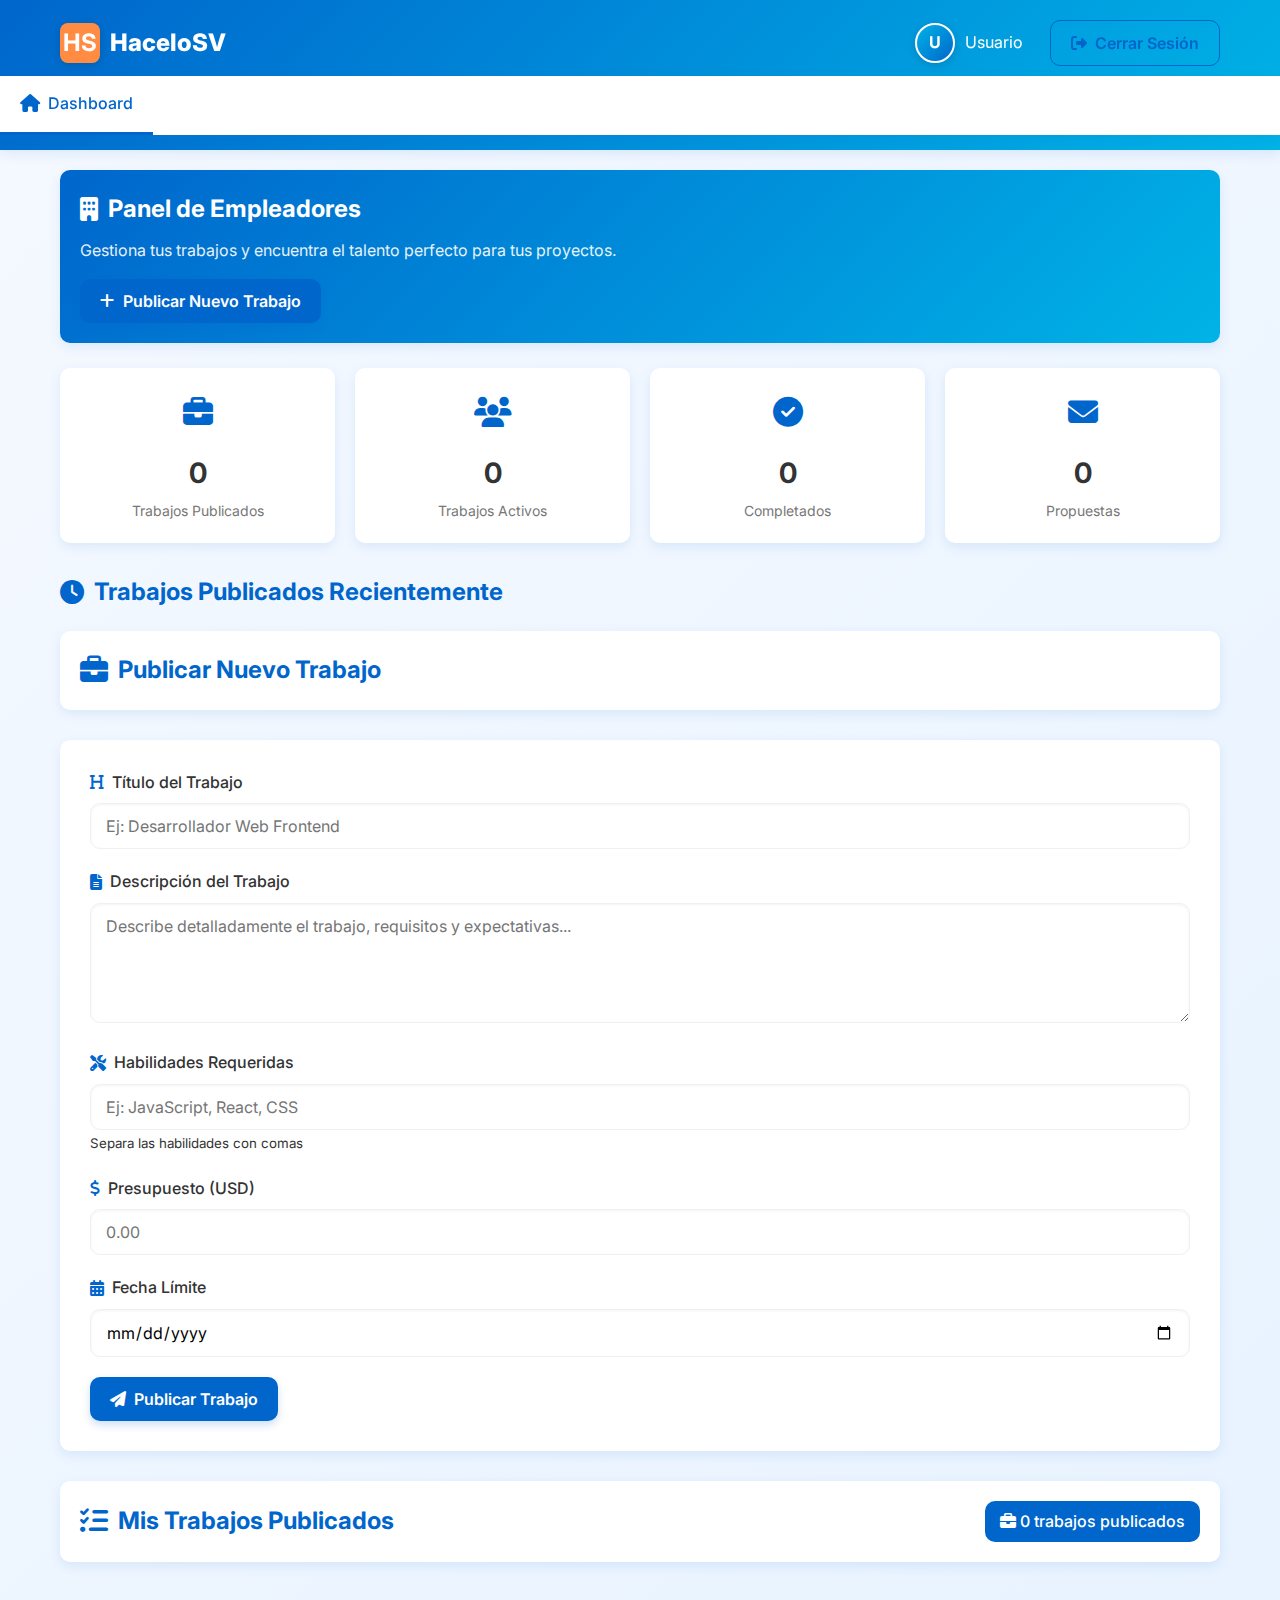
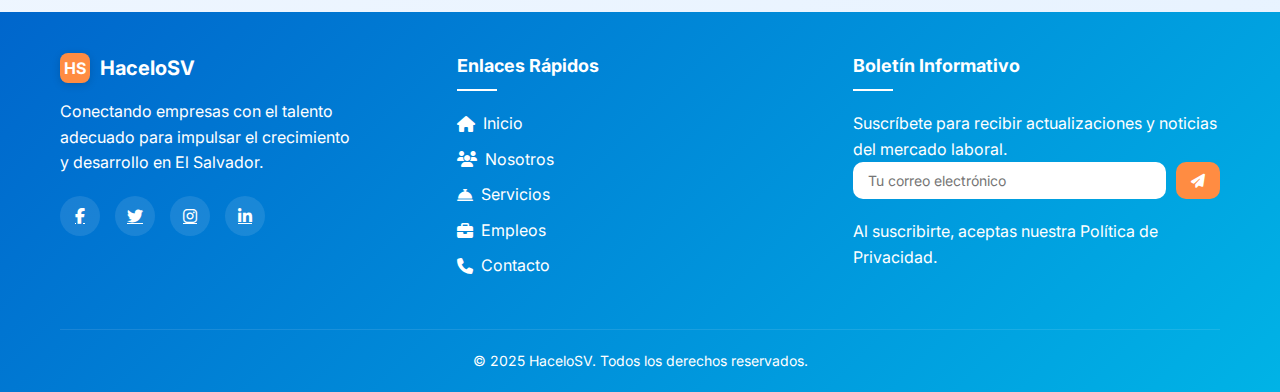
<file: Trabajos.html>
<!DOCTYPE html>
<html lang="es">
<head>
    <meta charset="UTF-8">
    <meta name="viewport" content="width=device-width, initial-scale=1.0">
    <title>HaceloSV - Panel de Empleadores</title>
    <link rel="stylesheet" href="https://cdnjs.cloudflare.com/ajax/libs/font-awesome/6.4.0/css/all.min.css">
    <link href="https://fonts.googleapis.com/css2?family=Inter:wght@300;400;500;600;700&display=swap" rel="stylesheet">
    <style>
        :root {
            --color-primary: #0066cc;
            --color-secondary: #4da6ff;
            --color-accent: #00b3e6;
            --color-orange: #FF8C42;
            --color-light: #f5f9ff;
            --color-white: #ffffff;
            --color-dark: #333333;
            --color-gray: #777777;
            --color-light-gray: #f0f0f0;
            --color-success: #2ecc71;
            --color-warning: #f39c12;
            --color-danger: #e74c3c;
            --shadow: 0 4px 12px rgba(0, 102, 204, 0.1);
            --shadow-hover: 0 10px 25px rgba(0, 102, 204, 0.15);
            --border-radius: 10px;
            --transition: all 0.3s ease;
        }

        * {
            margin: 0;
            padding: 0;
            box-sizing: border-box;
        }

        body {
            font-family: 'Inter', sans-serif;
            color: var(--color-dark);
            line-height: 1.6;
            background: linear-gradient(135deg, #f5f9ff 0%, #e6f2ff 100%);
            min-height: 100vh;
            display: flex;
            flex-direction: column;
        }

        .container {
            max-width: 1200px;
            margin: 0 auto;
            padding: 0 20px;
        }

        /* Header Styles */
        .header {
            background: linear-gradient(135deg, var(--color-primary) 0%, var(--color-accent) 100%);
            color: var(--color-white);
            padding: 15px 0;
            box-shadow: var(--shadow);
            position: sticky;
            top: 0;
            z-index: 100;
        }

        .header-content {
            display: flex;
            justify-content: space-between;
            align-items: center;
        }

        .logo {
            font-weight: 800;
            font-size: 24px;
            color: var(--color-white);
            text-decoration: none;
            display: flex;
            align-items: center;
            gap: 10px;
        }

        .logo-img {
            width: 40px;
            height: 40px;
            object-fit: contain;
            background: var(--color-orange);
            color: white;
            display: flex;
            align-items: center;
            justify-content: center;
            font-weight: bold;
            border-radius: 8px;
            box-shadow: 0 2px 8px rgba(0, 0, 0, 0.15);
        }

        .user-menu {
            display: flex;
            align-items: center;
            gap: 15px;
        }

        .user-info {
            display: flex;
            align-items: center;
            gap: 10px;
            cursor: pointer;
            padding: 8px 12px;
            border-radius: var(--border-radius);
            transition: var(--transition);
        }

        .user-info:hover {
            background: rgba(255, 255, 255, 0.1);
        }

        .user-avatar {
            width: 40px;
            height: 40px;
            border-radius: 50%;
            background: linear-gradient(135deg, var(--color-accent) 0%, var(--color-primary) 100%);
            display: flex;
            align-items: center;
            justify-content: center;
            color: var(--color-white);
            font-weight: bold;
            overflow: hidden;
            border: 2px solid var(--color-white);
            box-shadow: 0 2px 8px rgba(0, 0, 0, 0.15);
        }

        .nav-tabs {
            display: flex;
            background-color: var(--color-white);
            box-shadow: var(--shadow);
            overflow-x: auto;
            margin-top: 5px;
        }

        .nav-tab {
            padding: 15px 20px;
            cursor: pointer;
            transition: var(--transition);
            font-weight: 500;
            border-bottom: 3px solid transparent;
            white-space: nowrap;
            display: flex;
            align-items: center;
            gap: 8px;
        }

        .nav-tab.active {
            border-bottom: 3px solid var(--color-primary);
            color: var(--color-primary);
        }

        .nav-tab:hover {
            background-color: var(--color-light);
        }

        .nav-tab i {
            font-size: 18px;
        }

        /* Main Content */
        .main-content {
            flex: 1;
            margin: 20px auto;
            width: 100%;
        }

        .dashboard-header {
            display: flex;
            justify-content: space-between;
            align-items: center;
            margin-bottom: 30px;
            flex-wrap: wrap;
            gap: 15px;
            background: var(--color-white);
            padding: 20px;
            border-radius: var(--border-radius);
            box-shadow: var(--shadow);
        }

        .dashboard-title {
            font-size: 24px;
            color: var(--color-primary);
            display: flex;
            align-items: center;
            gap: 10px;
        }

        .dashboard-title i {
            font-size: 28px;
        }

        .btn {
            display: inline-flex;
            align-items: center;
            justify-content: center;
            gap: 8px;
            background: var(--color-primary);
            color: var(--color-white);
            border: none;
            padding: 12px 20px;
            border-radius: var(--border-radius);
            font-family: 'Inter', sans-serif;
            font-size: 16px;
            font-weight: 600;
            cursor: pointer;
            transition: var(--transition);
            text-align: center;
            box-shadow: 0 4px 8px rgba(0, 102, 204, 0.2);
        }

        .btn:hover {
            background: var(--color-secondary);
            transform: translateY(-2px);
            box-shadow: 0 6px 12px rgba(0, 102, 204, 0.25);
        }

        .btn-secondary {
            background: transparent;
            color: var(--color-primary);
            border: 1px solid var(--color-primary);
            box-shadow: none;
        }

        .btn-secondary:hover {
            background: var(--color-light);
            box-shadow: 0 4px 8px rgba(0, 102, 204, 0.1);
        }

        .btn-success {
            background: var(--color-success);
            box-shadow: 0 4px 8px rgba(46, 204, 113, 0.2);
        }

        .btn-success:hover {
            background: #27ae60;
            box-shadow: 0 6px 12px rgba(46, 204, 113, 0.25);
        }

        .btn-warning {
            background: var(--color-warning);
            box-shadow: 0 4px 8px rgba(243, 156, 18, 0.2);
        }

        .btn-warning:hover {
            background: #e67e22;
            box-shadow: 0 6px 12px rgba(243, 156, 18, 0.25);
        }

        .btn-danger {
            background: var(--color-danger);
            box-shadow: 0 4px 8px rgba(231, 76, 60, 0.2);
        }

        .btn-danger:hover {
            background: #c0392b;
            box-shadow: 0 6px 12px rgba(231, 76, 60, 0.25);
        }

        /* Form Styles */
        .form-group {
            margin-bottom: 20px;
        }

        .form-group label {
            display: block;
            margin-bottom: 8px;
            font-weight: 500;
            color: var(--color-dark);
            display: flex;
            align-items: center;
            gap: 8px;
        }

        .form-group label i {
            color: var(--color-primary);
        }

        .form-control {
            width: 100%;
            padding: 12px 15px;
            border: 1px solid var(--color-light-gray);
            border-radius: var(--border-radius);
            font-family: 'Inter', sans-serif;
            font-size: 16px;
            transition: var(--transition);
            box-shadow: inset 0 1px 3px rgba(0, 0, 0, 0.05);
        }

        .form-control:focus {
            outline: none;
            border-color: var(--color-primary);
            box-shadow: 0 0 0 3px rgba(0, 102, 204, 0.1), inset 0 1px 3px rgba(0, 0, 0, 0.05);
        }

        textarea.form-control {
            min-height: 120px;
            resize: vertical;
        }

        /* Jobs Grid */
        .jobs-grid {
            display: grid;
            grid-template-columns: repeat(auto-fill, minmax(300px, 1fr));
            gap: 20px;
            margin-top: 20px;
        }

        .job-card {
            background: var(--color-white);
            border-radius: var(--border-radius);
            box-shadow: var(--shadow);
            padding: 20px;
            transition: var(--transition);
            position: relative;
            overflow: hidden;
            border-left: 4px solid var(--color-primary);
        }

        .job-card:hover {
            transform: translateY(-5px);
            box-shadow: var(--shadow-hover);
        }

        .job-header {
            display: flex;
            justify-content: space-between;
            align-items: flex-start;
            margin-bottom: 15px;
        }

        .job-title {
            font-size: 18px;
            font-weight: 600;
            color: var(--color-primary);
        }

        .job-date {
            font-size: 14px;
            color: var(--color-gray);
            white-space: nowrap;
        }

        .job-company {
            display: flex;
            align-items: center;
            gap: 10px;
            margin-bottom: 10px;
        }

        .company-avatar {
            width: 30px;
            height: 30px;
            border-radius: 50%;
            background: linear-gradient(135deg, var(--color-accent) 0%, var(--color-primary) 100%);
            display: flex;
            align-items: center;
            justify-content: center;
            color: var(--color-white);
            font-weight: bold;
            font-size: 14px;
            box-shadow: 0 2px 4px rgba(0, 0, 0, 0.1);
        }

        .job-description {
            margin-bottom: 15px;
            color: var(--color-dark);
            line-height: 1.5;
            display: -webkit-box;
            -webkit-box-orient: vertical;
            overflow: hidden;
        }

        .job-skills {
            display: flex;
            flex-wrap: wrap;
            gap: 8px;
            margin-bottom: 15px;
        }

        .skill-tag {
            background: var(--color-light);
            color: var(--color-primary);
            padding: 5px 10px;
            border-radius: 20px;
            font-size: 12px;
            font-weight: 500;
            box-shadow: 0 1px 3px rgba(0, 0, 0, 0.05);
        }

        .job-budget {
            font-weight: 600;
            color: var(--color-success);
            margin-bottom: 15px;
            display: flex;
            align-items: center;
            gap: 5px;
        }

        .job-actions {
            display: flex;
            gap: 10px;
        }

        /* Modal */
        .modal {
            display: none;
            position: fixed;
            top: 0;
            left: 0;
            width: 100%;
            height: 100%;
            background: rgba(0, 0, 0, 0.5);
            z-index: 1000;
            align-items: center;
            justify-content: center;
            padding: 20px;
            animation: fadeIn 0.3s ease;
        }

        @keyframes fadeIn {
            from { opacity: 0; }
            to { opacity: 1; }
        }

        .modal.active {
            display: flex;
        }

        .modal-content {
            background: var(--color-white);
            border-radius: var(--border-radius);
            width: 100%;
            max-width: 600px;
            padding: 30px;
            box-shadow: var(--shadow-hover);
            max-height: 90vh;
            overflow-y: auto;
            animation: slideIn 0.3s ease;
        }

        @keyframes slideIn {
            from { transform: translateY(-20px); opacity: 0; }
            to { transform: translateY(0); opacity: 1; }
        }

        .modal-header {
            display: flex;
            justify-content: space-between;
            align-items: center;
            margin-bottom: 20px;
            padding-bottom: 15px;
            border-bottom: 1px solid var(--color-light-gray);
        }

        .modal-header h2 {
            color: var(--color-primary);
            display: flex;
            align-items: center;
            gap: 10px;
            font-size: 22px;
        }

        .close-modal {
            background: none;
            border: none;
            font-size: 24px;
            cursor: pointer;
            color: var(--color-gray);
            transition: var(--transition);
        }

        .close-modal:hover {
            color: var(--color-dark);
        }

        /* Footer Styles */
        .footer {
            background: linear-gradient(135deg, var(--color-primary) 0%, var(--color-accent) 100%);
            color: var(--color-white);
            padding: 40px 0 20px;
            margin-top: auto;
        }

        .footer-content {
            display: flex;
            justify-content: space-between;
            flex-wrap: wrap;
            gap: 30px;
        }

        .footer-logo {
            display: flex;
            align-items: center;
            gap: 10px;
            margin-bottom: 15px;
        }

        .footer-logo-text {
            font-weight: 700;
            font-size: 20px;
        }

        .footer-about {
            flex: 1;
            min-width: 250px;
        }

        .footer-about p {
            margin-bottom: 20px;
            max-width: 300px;
        }

        .footer-links {
            flex: 1;
            min-width: 150px;
        }

        .footer-links h3 {
            font-size: 18px;
            margin-bottom: 20px;
            position: relative;
            padding-bottom: 10px;
        }

        .footer-links h3:after {
            content: '';
            position: absolute;
            bottom: 0;
            left: 0;
            width: 40px;
            height: 2px;
            background: var(--color-white);
        }

        .footer-links ul {
            list-style: none;
        }

        .footer-links li {
            margin-bottom: 10px;
        }

        .footer-links a {
            color: var(--color-white);
            text-decoration: none;
            transition: var(--transition);
            display: flex;
            align-items: center;
            gap: 8px;
        }

        .footer-links a:hover {
            color: var(--color-secondary);
            padding-left: 5px;
        }

        .footer-social {
            flex: 1;
            min-width: 150px;
        }

        .footer-social h3 {
            font-size: 18px;
            margin-bottom: 20px;
            position: relative;
            padding-bottom: 10px;
        }

        .footer-social h3:after {
            content: '';
            position: absolute;
            bottom: 0;
            left: 0;
            width: 40px;
            height: 2px;
            background: var(--color-white);
        }

        .social-icons {
            display: flex;
            gap: 15px;
        }

        .social-icons a {
            display: flex;
            align-items: center;
            justify-content: center;
            width: 40px;
            height: 40px;
            background: rgba(255, 255, 255, 0.1);
            color: var(--color-white);
            border-radius: 50%;
            transition: var(--transition);
        }

        .social-icons a:hover {
            background: var(--color-white);
            color: var(--color-primary);
            transform: translateY(-5px);
        }

        .footer-newsletter {
            flex: 1;
            min-width: 250px;
        }

        .footer-newsletter h3 {
            font-size: 18px;
            margin-bottom: 20px;
            position: relative;
            padding-bottom: 10px;
        }

        .footer-newsletter h3:after {
            content: '';
            position: absolute;
            bottom: 0;
            left: 0;
            width: 40px;
            height: 2px;
            background: var(--color-white);
        }

        .newsletter-form {
            display: flex;
            gap: 10px;
            margin-bottom: 20px;
        }

        .newsletter-form input {
            flex: 1;
            padding: 10px 15px;
            border: none;
            border-radius: var(--border-radius);
            font-family: 'Inter', sans-serif;
            font-size: 14px;
        }

        .newsletter-form button {
            background: var(--color-orange);
            color: var(--color-white);
            border: none;
            border-radius: var(--border-radius);
            padding: 10px 15px;
            cursor: pointer;
            transition: var(--transition);
            font-size: 14px;
        }

        .newsletter-form button:hover {
            background: #e67e22;
        }

        .footer-copyright {
            width: 100%;
            text-align: center;
            margin-top: 40px;
            padding-top: 20px;
            border-top: 1px solid rgba(255, 255, 255, 0.1);
            font-size: 14px;
        }

        /* Responsive */
        @media (max-width: 968px) {
            .jobs-grid {
                grid-template-columns: repeat(auto-fill, minmax(250px, 1fr));
            }
        }

        @media (max-width: 768px) {
            .dashboard-header {
                flex-direction: column;
                align-items: flex-start;
                gap: 15px;
            }
            
            .nav-tabs {
                overflow-x: auto;
                padding-bottom: 5px;
            }
            
            .job-actions {
                flex-direction: column;
            }
        }

        @media (max-width: 480px) {
            .btn {
                width: 100%;
                justify-content: center;
            }
            
            .newsletter-form {
                flex-direction: column;
            }
            
            .social-icons {
                justify-content: center;
            }
            
            .user-info span {
                display: none;
            }
            
            .jobs-grid {
                grid-template-columns: 1fr;
            }
            
            .footer-content {
                flex-direction: column;
                gap: 20px;
            }
            
            .footer-section {
                min-width: 100%;
            }
        }

        /* Loader */
        .loader {
            border: 4px solid var(--color-light);
            border-top: 4px solid var(--color-primary);
            border-radius: 50%;
            width: 40px;
            height: 40px;
            animation: spin 1s linear infinite;
            margin: 20px auto;
        }

        @keyframes spin {
            0% { transform: rotate(0deg); }
            100% { transform: rotate(360deg); }
        }

        /* Welcome message */
        .welcome-message {
            background: linear-gradient(135deg, var(--color-primary) 0%, var(--color-accent) 100%);
            color: white;
            padding: 20px;
            border-radius: var(--border-radius);
            margin-bottom: 25px;
            box-shadow: var(--shadow);
        }

        .welcome-message h2 {
            margin-bottom: 10px;
            display: flex;
            align-items: center;
            gap: 10px;
        }

        .welcome-message p {
            opacity: 0.9;
            margin-bottom: 15px;
        }

        /* Stats cards */
        .stats-container {
            display: grid;
            grid-template-columns: repeat(auto-fit, minmax(200px, 1fr));
            gap: 20px;
            margin-bottom: 30px;
        }

        .stat-card {
            background: var(--color-white);
            border-radius: var(--border-radius);
            padding: 20px;
            box-shadow: var(--shadow);
            text-align: center;
        }

        .stat-icon {
            font-size: 30px;
            margin-bottom: 15px;
            color: var(--color-primary);
        }

        .stat-number {
            font-size: 28px;
            font-weight: 700;
            color: var(--color-dark);
            margin-bottom: 5px;
        }

        .stat-label {
            color: var(--color-gray);
            font-size: 14px;
        }
    </style>
</head>
<body>
    <!-- Header -->
    <header class="header">
        <div class="container">
            <div class="header-content">
                <a href="index.html" class="logo">
                    <div class="logo-img">HS</div>
                    <span>HaceloSV</span>
                </a>
                <div class="user-menu">
                    <div class="user-info" id="user-profile-btn">
                        <div class="user-avatar" id="user-avatar">U</div>
                        <span id="user-name">Usuario</span>
                    </div>
                    <button class="btn btn-secondary" id="logout-btn"><i class="fas fa-sign-out-alt"></i> Cerrar Sesión</button>
                </div>
            </div>
        </div>
        
        <div class="nav-tabs">
            <div class="nav-tab active" data-tab="dashboard"><i class="fas fa-home"></i> Dashboard</div>
            <div class="nav-tab" data-tab="post-job"><i class="fas fa-briefcase"></i> Publicar Trabajo</div>
            <div class="nav-tab" data-tab="my-jobs"><i class="fas fa-tasks"></i> Mis Trabajos</div>
        </div>
    </header>

    <!-- Main Content -->
    <main class="main-content">
        <div class="container">
            <!-- Dashboard Section -->
            <section id="dashboard" class="dashboard-section active">
                <div class="welcome-message">
                    <h2><i class="fas fa-building"></i> Panel de Empleadores</h2>
                    <p>Gestiona tus trabajos y encuentra el talento perfecto para tus proyectos.</p>
                    <button class="btn" id="post-job-btn"><i class="fas fa-plus"></i> Publicar Nuevo Trabajo</button>
                </div>

                <div class="stats-container">
                    <div class="stat-card">
                        <div class="stat-icon"><i class="fas fa-briefcase"></i></div>
                        <div class="stat-number" id="total-jobs">0</div>
                        <div class="stat-label">Trabajos Publicados</div>
                    </div>
                    <div class="stat-card">
                        <div class="stat-icon"><i class="fas fa-users"></i></div>
                        <div class="stat-number" id="active-jobs">0</div>
                        <div class="stat-label">Trabajos Activos</div>
                    </div>
                    <div class="stat-card">
                        <div class="stat-icon"><i class="fas fa-check-circle"></i></div>
                        <div class="stat-number" id="completed-jobs">0</div>
                        <div class="stat-label">Completados</div>
                    </div>
                    <div class="stat-card">
                        <div class="stat-icon"><i class="fas fa-envelope"></i></div>
                        <div class="stat-number" id="total-proposals">0</div>
                        <div class="stat-label">Propuestas</div>
                    </div>
                </div>
               
                <h2 style="margin-bottom: 20px; color: var(--color-primary); display: flex; align-items: center; gap: 10px;">
                    <i class="fas fa-clock"></i> Trabajos Publicados Recientemente
                </h2>
                <div class="jobs-grid" id="jobs-container">
                    <!-- Los trabajos se cargarán dinámicamente -->
                </div>
            </section>

            <!-- Post Job Section -->
            <section id="post-job" class="dashboard-section">
                <div class="dashboard-header">
                    <h1 class="dashboard-title"><i class="fas fa-briefcase"></i> Publicar Nuevo Trabajo</h1>
                </div>

                <div class="employer-panel" style="background: var(--color-white); border-radius: var(--border-radius); box-shadow: var(--shadow); padding: 30px; margin-bottom: 30px;">
                    <form id="job-form">
                        <div class="form-group">
                            <label for="job-title"><i class="fas fa-heading"></i> Título del Trabajo</label>
                            <input type="text" id="job-title" class="form-control" placeholder="Ej: Desarrollador Web Frontend" required>
                        </div>

                        <div class="form-group">
                            <label for="job-description"><i class="fas fa-file-alt"></i> Descripción del Trabajo</label>
                            <textarea id="job-description" class="form-control" placeholder="Describe detalladamente el trabajo, requisitos y expectativas..." required></textarea>
                        </div>

                        <div class="form-group">
                            <label for="job-skills"><i class="fas fa-tools"></i> Habilidades Requeridas</label>
                            <input type="text" id="job-skills" class="form-control" placeholder="Ej: JavaScript, React, CSS" required>
                            <small>Separa las habilidades con comas</small>
                        </div>

                        <div class="form-group">
                            <label for="job-budget"><i class="fas fa-dollar-sign"></i> Presupuesto (USD)</label>
                            <input type="number" id="job-budget" class="form-control" placeholder="0.00" min="0" step="0.01" required>
                        </div>

                        <div class="form-group">
                            <label for="job-deadline"><i class="fas fa-calendar-alt"></i> Fecha Límite</label>
                            <input type="date" id="job-deadline" class="form-control" required>
                        </div>

                        <button type="submit" class="btn"><i class="fas fa-paper-plane"></i> Publicar Trabajo</button>
                    </form>
                </div>
            </section>

            <!-- My Jobs Section -->
            <section id="my-jobs" class="dashboard-section">
                <div class="dashboard-header">
                    <h1 class="dashboard-title"><i class="fas fa-tasks"></i> Mis Trabajos Publicados</h1>
                    <div id="jobs-count" style="background: var(--color-primary); color: white; padding: 8px 15px; border-radius: var(--border-radius); font-weight: 500;">
                        <i class="fas fa-briefcase"></i> <span id="jobs-count-number">0</span> trabajos publicados
                    </div>
                </div>

                <div class="jobs-grid" id="my-jobs-container">
                    <!-- Los trabajos del usuario se cargarán dinámicamente -->
                </div>
            </section>
        </div>
    </main>

    <!-- Job Details Modal -->
    <div class="modal" id="job-modal">
        <div class="modal-content">
            <div class="modal-header">
                <h2><i class="fas fa-info-circle"></i> Detalles del Trabajo</h2>
                <button class="close-modal">&times;</button>
            </div>
            <div class="modal-body" id="job-modal-body">
                <!-- Los detalles del trabajo se cargarán dinámicamente -->
            </div>
        </div>
    </div>

    <!-- Footer -->
    <footer class="footer">
        <div class="container">
            <div class="footer-content">
                <div class="footer-about">
                    <div class="footer-logo">
                        <div class="logo-img" style="width: 30px; height: 30px;">HS</div>
                        <span class="footer-logo-text">HaceloSV</span>
                    </div>
                    <p>Conectando empresas con el talento adecuado para impulsar el crecimiento y desarrollo en El Salvador.</p>
                    <div class="social-icons">
                        <a href="#"><i class="fab fa-facebook-f"></i></a>
                        <a href="#"><i class="fab fa-twitter"></i></a>
                        <a href="#"><i class="fab fa-instagram"></i></a>
                        <a href="#"><i class="fab fa-linkedin-in"></i></a>
                    </div>
                </div>
                
                <div class="footer-links">
                    <h3>Enlaces Rápidos</h3>
                    <ul>
                        <li><a href="#"><i class="fas fa-home"></i> Inicio</a></li>
                        <li><a href="#"><i class="fas fa-users"></i> Nosotros</a></li>
                        <li><a href="#"><i class="fas fa-concierge-bell"></i> Servicios</a></li>
                        <li><a href="#"><i class="fas fa-briefcase"></i> Empleos</a></li>
                        <li><a href="#"><i class="fas fa-phone"></i> Contacto</a></li>
                    </ul>
                </div>
                
                <div class="footer-newsletter">
                    <h3>Boletín Informativo</h3>
                    <p>Suscríbete para recibir actualizaciones y noticias del mercado laboral.</p>
                    <form class="newsletter-form">
                        <input type="email" placeholder="Tu correo electrónico" required>
                        <button type="submit"><i class="fas fa-paper-plane"></i></button>
                    </form>
                    <p>Al suscribirte, aceptas nuestra Política de Privacidad.</p>
                </div>
            </div>
            
            <div class="footer-copyright">
                &copy; 2025 HaceloSV. Todos los derechos reservados.
            </div>
        </div>
    </footer>

    <script>
        // Configuración de la base de datos
        const DB_NAME = 'HaceloSVDB';
        const DB_VERSION = 1;
        const USER_STORE = 'users';
        const JOBS_STORE = 'jobs';
        let db = null;
        let currentUser = null;
        let editingJobId = null;

        // Inicializar la base de datos
        function initDatabase() {
            return new Promise((resolve, reject) => {
                const request = indexedDB.open(DB_NAME, DB_VERSION);
                
                request.onerror = () => {
                    console.error('Error al abrir la base de datos');
                    reject(request.error);
                };
                
                request.onsuccess = () => {
                    db = request.result;
                    resolve(db);
                };
                
                request.onupgradeneeded = (event) => {
                    const database = event.target.result;
                    
                    // Crear el almacén de objetos para usuarios si no existe
                    if (!database.objectStoreNames.contains(USER_STORE)) {
                        const userStore = database.createObjectStore(USER_STORE, { keyPath: 'email' });
                        
                        // Crear índices para búsquedas
                        userStore.createIndex('email', 'email', { unique: true });
                        userStore.createIndex('role', 'role', { unique: false });
                        userStore.createIndex('fullname', 'fullname', { unique: false });
                    }
                    
                    // Crear el almacén de objetos para trabajos si no existe
                    if (!database.objectStoreNames.contains(JOBS_STORE)) {
                        const jobsStore = database.createObjectStore(JOBS_STORE, { keyPath: 'id', autoIncrement: true });
                        
                        // Crear índices para búsquedas
                        jobsStore.createIndex('userId', 'userId', { unique: false });
                        jobsStore.createIndex('title', 'title', { unique: false });
                        jobsStore.createIndex('company', 'company', { unique: false });
                    }
                };
            });
        }

        // Obtener usuario por email
        function getUserByEmail(email) {
            return new Promise((resolve, reject) => {
                if (!db) {
                    reject(new Error('La base de datos no está inicializada'));
                    return;
                }
                
                const transaction = db.transaction([USER_STORE], 'readonly');
                const userStore = transaction.objectStore(USER_STORE);
                const index = userStore.index('email');
                
                const request = index.get(email);
                
                request.onsuccess = () => {
                    resolve(request.result);
                };
                
                request.onerror = () => {
                    reject(request.error);
                };
            });
        }

        // Obtener todos los trabajos
        function getAllJobs() {
            return new Promise((resolve, reject) => {
                if (!db) {
                    reject(new Error('La base de datos no está inicializada'));
                    return;
                }
                
                const transaction = db.transaction([JOBS_STORE], 'readonly');
                const jobsStore = transaction.objectStore(JOBS_STORE);
                
                const request = jobsStore.getAll();
                
                request.onsuccess = () => {
                    resolve(request.result);
                };
                
                request.onerror = () => {
                    reject(request.error);
                };
            });
        }

        // Obtener trabajos por usuario
        function getJobsByUser(userId) {
            return new Promise((resolve, reject) => {
                if (!db) {
                    reject(new Error('La base de datos no está inicializada'));
                    return;
                }
                
                const transaction = db.transaction([JOBS_STORE], 'readonly');
                const jobsStore = transaction.objectStore(JOBS_STORE);
                const index = jobsStore.index('userId');
                
                const request = index.getAll(userId);
                
                request.onsuccess = () => {
                    resolve(request.result);
                };
                
                request.onerror = () => {
                    reject(request.error);
                };
            });
        }

        // Guardar trabajo en la base de datos
        function saveJob(job) {
            return new Promise((resolve, reject) => {
                if (!db) {
                    reject(new Error('La base de datos no está inicializada'));
                    return;
                }
                
                const transaction = db.transaction([JOBS_STORE], 'readwrite');
                const jobsStore = transaction.objectStore(JOBS_STORE);
                
                const request = editingJobId ? jobsStore.put({...job, id: editingJobId}) : jobsStore.add(job);
                
                request.onsuccess = () => {
                    resolve(request.result);
                };
                
                request.onerror = () => {
                    reject(request.error);
                };
            });
        }

        // Eliminar trabajo de la base de datos
        function deleteJob(jobId) {
            return new Promise((resolve, reject) => {
                if (!db) {
                    reject(new Error('La base de datos no está inicializada'));
                    return;
                }
                
                const transaction = db.transaction([JOBS_STORE], 'readwrite');
                const jobsStore = transaction.objectStore(JOBS_STORE);
                
                const request = jobsStore.delete(jobId);
                
                request.onsuccess = () => {
                    resolve(request.result);
                };
                
                request.onerror = () => {
                    reject(request.error);
                };
            });
        }

        // Verificar autenticación del usuario
        function checkAuth() {
            const userEmail = localStorage.getItem('hacelosv_currentUser');
            
            if (!userEmail) {
                // Si no hay usuario, redirigir al login
                window.location.href = 'login.html';
                return false;
            }
            
            // Obtener información del usuario desde la base de datos
            getUserByEmail(userEmail).then(user => {
                if (user && user.role === 'employer') {
                    currentUser = user;
                    updateUserInfo();
                    renderJobs();
                    renderMyJobs();
                    updateStats();
                } else {
                    // Si el usuario no es empleador, redirigir
                    window.location.href = 'login.html';
                }
            }).catch(error => {
                console.error('Error al obtener usuario:', error);
                window.location.href = 'login.html';
            });
            
            return true;
        }

        // Actualizar la información del usuario en la interfaz
        function updateUserInfo() {
            if (currentUser) {
                document.getElementById('user-name').textContent = currentUser.fullname;
                document.getElementById('user-avatar').textContent = currentUser.fullname.charAt(0);
            }
        }

        // Actualizar estadísticas
        function updateStats() {
            if (!currentUser) return;
            
            getJobsByUser(currentUser.email).then(jobs => {
                document.getElementById('total-jobs').textContent = jobs.length;
                document.getElementById('jobs-count-number').textContent = jobs.length;
                
                // Calcular trabajos activos (aquí simplemente mostramos el total como activos)
                document.getElementById('active-jobs').textContent = jobs.length;
                
                // En una implementación real, aquí calcularías propuestas reales
                const randomProposals = Math.floor(Math.random() * 20) + 5;
                document.getElementById('total-proposals').textContent = randomProposals;
            });
        }

        // Función para renderizar trabajos
        function renderJobs() {
            const jobsContainer = document.getElementById('jobs-container');
            jobsContainer.innerHTML = '<div class="loader"></div>';
            
            getAllJobs().then(jobs => {
                if (jobs.length === 0) {
                    jobsContainer.innerHTML = '<p style="text-align: center; padding: 30px; color: var(--color-gray);">No hay trabajos publicados aún.</p>';
                    return;
                }
                
                // Ordenar trabajos por fecha (más recientes primero)
                jobs.sort((a, b) => b.id - a.id);
                
                // Limitar a 6 trabajos para el dashboard
                const recentJobs = jobs.slice(0, 6);
                
                jobsContainer.innerHTML = '';
                
                recentJobs.forEach(job => {
                    const jobCard = document.createElement('div');
                    jobCard.classList.add('job-card');
                    jobCard.innerHTML = `
                        <div class="job-header">
                            <h3 class="job-title">${job.title}</h3>
                            <span class="job-date">${job.date}</span>
                        </div>
                        <div class="job-company">
                            <div class="company-avatar">${job.company.charAt(0)}</div>
                            <span><strong>${job.company}</strong> - Publicado por: ${job.employer}</span>
                        </div>
                        <p class="job-description">${job.description}</p>
                        <div class="job-skills">
                            ${job.skills.map(skill => `<span class="skill-tag">${skill}</span>`).join('')}
                        </div>
                        <div class="job-budget"><i class="fas fa-dollar-sign"></i> Presupuesto: ${job.budget}</div>
                        <div class="job-actions">
                            <button class="btn btn-secondary view-job" data-job="${job.id}"><i class="fas fa-eye"></i> Ver Detalles</button>
                        </div>
                    `;
                    
                    jobsContainer.appendChild(jobCard);
                });
                
                // Add event listeners to view buttons
                document.querySelectorAll('.view-job').forEach(btn => {
                    btn.addEventListener('click', () => {
                        const jobId = parseInt(btn.getAttribute('data-job'));
                        const job = jobs.find(j => j.id === jobId);
                        
                        if (job) {
                            showJobDetails(job);
                        }
                    });
                });
            }).catch(error => {
                console.error('Error al cargar trabajos:', error);
                jobsContainer.innerHTML = '<p style="text-align: center; padding: 30px; color: var(--color-danger);">Error al cargar los trabajos.</p>';
            });
        }

        // Función para renderizar mis trabajos
        function renderMyJobs() {
            const myJobsContainer = document.getElementById('my-jobs-container');
            myJobsContainer.innerHTML = '<div class="loader"></div>';
            
            if (!currentUser) return;
            
            getJobsByUser(currentUser.email).then(jobs => {
                if (jobs.length === 0) {
                    myJobsContainer.innerHTML = '<p style="text-align: center; padding: 30px; color: var(--color-gray);">No has publicado ningún trabajo aún.</p>';
                    document.getElementById('jobs-count-number').textContent = '0';
                    return;
                }
                
                // Actualizar contador
                document.getElementById('jobs-count-number').textContent = jobs.length;
                
                // Ordenar trabajos por fecha (más recientes primero)
                jobs.sort((a, b) => b.id - a.id);
                
                myJobsContainer.innerHTML = '';
                
                jobs.forEach(job => {
                    const jobCard = document.createElement('div');
                    jobCard.classList.add('job-card');
                    jobCard.innerHTML = `
                        <div class="job-header">
                            <h3 class="job-title">${job.title}</h3>
                            <span class="job-date">${job.date}</span>
                        </div>
                        <div class="job-company">
                            <div class="company-avatar">${job.company.charAt(0)}</div>
                            <span><strong>${job.company}</strong></span>
                        </div>
                        <p class="job-description">${job.description}</p>
                        <div class="job-skills">
                            ${job.skills.map(skill => `<span class="skill-tag">${skill}</span>`).join('')}
                        </div>
                        <div class="job-budget"><i class="fas fa-dollar-sign"></i> Presupuesto: ${job.budget}</div>
                        <div class="job-actions">
                            <button class="btn btn-secondary view-job" data-job="${job.id}"><i class="fas fa-eye"></i> Ver Detalles</button>
                            <button class="btn btn-warning edit-job" data-job="${job.id}"><i class="fas fa-edit"></i> Editar</button>
                            <button class="btn btn-danger delete-job" data-job="${job.id}"><i class="fas fa-trash"></i> Eliminar</button>
                        </div>
                    `;
                    
                    myJobsContainer.appendChild(jobCard);
                });
                
                // Add event listeners to buttons
                document.querySelectorAll('.view-job').forEach(btn => {
                    btn.addEventListener('click', () => {
                        const jobId = parseInt(btn.getAttribute('data-job'));
                        const job = jobs.find(j => j.id === jobId);
                        
                        if (job) {
                            showJobDetails(job);
                        }
                    });
                });
                
                document.querySelectorAll('.edit-job').forEach(btn => {
                    btn.addEventListener('click', () => {
                        const jobId = parseInt(btn.getAttribute('data-job'));
                        editJob(jobId);
                    });
                });
                
                document.querySelectorAll('.delete-job').forEach(btn => {
                    btn.addEventListener('click', () => {
                        const jobId = parseInt(btn.getAttribute('data-job'));
                        deleteJobFromDB(jobId);
                    });
                });
            }).catch(error => {
                console.error('Error al cargar mis trabajos:', error);
                myJobsContainer.innerHTML = '<p style="text-align: center; padding: 30px; color: var(--color-danger);">Error al cargar tus trabajos.</p>';
            });
        }

        // Función para mostrar detalles del trabajo
        function showJobDetails(job) {
            const modalBody = document.getElementById('job-modal-body');
            
            modalBody.innerHTML = `
                <h3 style="color: var(--color-primary); margin-bottom: 15px;">${job.title}</h3>
                <p><strong><i class="fas fa-building"></i> Empresa:</strong> ${job.company}</p>
                <p><strong><i class="fas fa-user"></i> Publicado por:</strong> ${job.employer}</p>
                <p><strong><i class="fas fa-calendar"></i> Fecha de publicación:</strong> ${job.date}</p>
                <p><strong><i class="fas fa-hourglass-end"></i> Fecha límite:</strong> ${job.deadline}</p>
                <p><strong><i class="fas fa-file-alt"></i> Descripción:</strong></p>
                <p style="background: var(--color-light); padding: 15px; border-radius: var(--border-radius);">${job.description}</p>
                <p><strong><i class="fas fa-tools"></i> Habilidades requeridas:</strong> ${job.skills.join(', ')}</p>
                <p><strong><i class="fas fa-dollar-sign"></i> Presupuesto:</strong> ${job.budget}</p>
                
                <h4 style="margin-top: 20px; color: var(--color-primary); display: flex; align-items: center; gap: 10px;">
                    <i class="fas fa-list"></i> Propuestas Recibidas (${job.proposals ? job.proposals.length : 0})
                </h4>
                ${job.proposals && job.proposals.length > 0 ? 
                    job.proposals.map(proposal => `
                        <div style="background: var(--color-light); padding: 15px; border-radius: var(--border-radius); margin-bottom: 10px;">
                            <p><strong><i class="fas fa-user"></i> ${proposal.employeeName}</strong> - ${proposal.date}</p>
                            <p><i class="fas fa-comment"></i> Mensaje: ${proposal.message}</p>
                            <p><i class="fas fa-dollar-sign"></i> Presupuesto propuesto: $${proposal.proposedBudget}</p>
                            <button class="btn btn-success" style="margin-top: 10px;"><i class="fas fa-check"></i> Aceptar Propuesta</button>
                        </div>
                    `).join('') : 
                    '<p style="text-align: center; padding: 15px; color: var(--color-gray);">No hay propuestas aún.</p>'
                }
            `;
            
            document.getElementById('job-modal').classList.add('active');
        }

        // Función para editar trabajo
        function editJob(jobId) {
            getJobById(jobId).then(job => {
                if (job) {
                    editingJobId = jobId;
                    
                    // Llenar el formulario con los datos del trabajo
                    document.getElementById('job-title').value = job.title;
                    document.getElementById('job-description').value = job.description;
                    document.getElementById('job-skills').value = job.skills.join(', ');
                    document.getElementById('job-budget').value = job.budget.replace('$', '');
                    
                    // Convertir la fecha al formato correcto para el input date
                    const deadlineParts = job.deadline.split(' de ');
                    const months = {
                        'enero': '01', 'febrero': '02', 'marzo': '03', 'abril': '04', 
                        'mayo': '05', 'junio': '06', 'julio': '07', 'agosto': '08', 
                        'septiembre': '09', 'octubre': '10', 'noviembre': '11', 'diciembre': '12'
                    };
                    
                    const formattedDeadline = `${deadlineParts[2]}-${months[deadlineParts[1]]}-${deadlineParts[0].padStart(2, '0')}`;
                    document.getElementById('job-deadline').value = formattedDeadline;
                    
                    // Cambiar a la pestaña de publicar trabajo
                    document.querySelectorAll('.nav-tab').forEach(t => t.classList.remove('active'));
                    document.querySelector('[data-tab="post-job"]').classList.add('active');
                    
                    document.querySelectorAll('.dashboard-section').forEach(s => s.classList.remove('active'));
                    document.getElementById('post-job').classList.add('active');
                    
                    // Cambiar texto del botón
                    document.querySelector('#job-form button[type="submit"]').innerHTML = '<i class="fas fa-save"></i> Guardar Cambios';
                    
                    // Scroll to form
                    document.getElementById('job-form').scrollIntoView({ behavior: 'smooth' });
                }
            }).catch(error => {
                console.error('Error al obtener trabajo:', error);
                alert('Error al cargar el trabajo para editar.');
            });
        }

        // Obtener trabajo por ID
        function getJobById(jobId) {
            return new Promise((resolve, reject) => {
                if (!db) {
                    reject(new Error('La base de datos no está inicializada'));
                    return;
                }
                
                const transaction = db.transaction([JOBS_STORE], 'readonly');
                const jobsStore = transaction.objectStore(JOBS_STORE);
                
                const request = jobsStore.get(jobId);
                
                request.onsuccess = () => {
                    resolve(request.result);
                };
                
                request.onerror = () => {
                    reject(request.error);
                };
            });
        }

        // Función para eliminar trabajo de la base de datos
        function deleteJobFromDB(jobId) {
            if (confirm('¿Estás seguro de que deseas eliminar este trabajo?')) {
                deleteJob(jobId).then(() => {
                    renderJobs();
                    renderMyJobs();
                    updateStats();
                    alert('Trabajo eliminado exitosamente.');
                }).catch(error => {
                    console.error('Error al eliminar trabajo:', error);
                    alert('Error al eliminar el trabajo.');
                });
            }
        }

        // Reset form after submission
        function resetJobForm() {
            document.getElementById('job-form').reset();
            editingJobId = null;
            document.querySelector('#job-form button[type="submit"]').innerHTML = '<i class="fas fa-paper-plane"></i> Publicar Trabajo';
        }

        // Inicializar la aplicación
        document.addEventListener('DOMContentLoaded', function() {
            // Inicializar la base de datos
            initDatabase().then(() => {
                console.log('Base de datos inicializada correctamente');
                
                // Verificar autenticación
                checkAuth();
                
                // Tab navigation
                const tabs = document.querySelectorAll('.nav-tab');
                const sections = document.querySelectorAll('.dashboard-section');
                
                tabs.forEach(tab => {
                    tab.addEventListener('click', () => {
                        if (!currentUser) return;
                        
                        const tabId = tab.getAttribute('data-tab');
                        
                        // Update active tab
                        tabs.forEach(t => t.classList.remove('active'));
                        tab.classList.add('active');
                        
                        // Show corresponding section
                        sections.forEach(section => {
                            section.classList.remove('active');
                            if (section.id === tabId) {
                                section.classList.add('active');
                                
                                // Si es la sección de mis trabajos, actualizar la lista
                                if (tabId === 'my-jobs') {
                                    renderMyJobs();
                                }
                            }
                        });
                    });
                });
                
                // Post job button
                document.getElementById('post-job-btn').addEventListener('click', function() {
                    if (!currentUser) return;
                    
                    resetJobForm();
                    
                    tabs.forEach(t => t.classList.remove('active'));
                    document.querySelector('[data-tab="post-job"]').classList.add('active');
                    
                    sections.forEach(section => {
                        section.classList.remove('active');
                        if (section.id === 'post-job') {
                            section.classList.add('active');
                        }
                    });
                });
                
                // Job form submission
                document.getElementById('job-form').addEventListener('submit', function(e) {
                    e.preventDefault();
                    
                    if (!currentUser) return;
                    
                    const title = document.getElementById('job-title').value;
                    const description = document.getElementById('job-description').value;
                    const skills = document.getElementById('job-skills').value;
                    const budget = document.getElementById('job-budget').value;
                    const deadline = document.getElementById('job-deadline').value;
                    
                    // Crear nuevo trabajo
                    const newJob = {
                        title: title,
                        company: currentUser.company || currentUser.fullname,
                        employer: currentUser.fullname,
                        description: description,
                        skills: skills.split(',').map(skill => skill.trim()),
                        budget: `$${parseFloat(budget).toFixed(2)}`,
                        deadline: new Date(deadline).toLocaleDateString('es-ES', { year: 'numeric', month: 'long', day: 'numeric' }),
                        date: new Date().toLocaleDateString('es-ES', { year: 'numeric', month: 'long', day: 'numeric' }),
                        userId: currentUser.email,
                        proposals: []
                    };
                    
                    // Agregar a la base de datos
                    saveJob(newJob).then(() => {
                        if (editingJobId) {
                            alert('Trabajo actualizado exitosamente!');
                        } else {
                            alert('Trabajo publicado exitosamente!');
                        }
                        
                        resetJobForm();
                        
                        // Actualizar listas
                        renderJobs();
                        renderMyJobs();
                        updateStats();
                        
                        // Return to dashboard
                        tabs.forEach(t => t.classList.remove('active'));
                        document.querySelector('[data-tab="dashboard"]').classList.add('active');
                        
                        sections.forEach(section => {
                            section.classList.remove('active');
                            if (section.id === 'dashboard') {
                                section.classList.add('active');
                            }
                        });
                    }).catch(error => {
                        console.error('Error al guardar trabajo:', error);
                        alert('Error al publicar el trabajo.');
                    });
                });
                
                // Logout button
                document.getElementById('logout-btn').addEventListener('click', function() {
                    if (confirm('¿Estás seguro de que deseas cerrar sesión?')) {
                        localStorage.removeItem('hacelosv_currentUser');
                        window.location.href = 'login.html';
                    }
                });
                
                // Modal functionality
                const jobModal = document.getElementById('job-modal');
                const closeModals = document.querySelectorAll('.close-modal');
                
                // Close modals
                closeModals.forEach(closeBtn => {
                    closeBtn.addEventListener('click', () => {
                        jobModal.classList.remove('active');
                    });
                });
                
                // Close modals when clicking outside
                window.addEventListener('click', (e) => {
                    if (e.target === jobModal) {
                        jobModal.classList.remove('active');
                    }
                });
            }).catch(error => {
                console.error('Error al inicializar la base de datos:', error);
                alert('Error al inicializar la aplicación. Por favor, recarga la página.');
            });
        });
    </script>
</body>
</html>
</file>
<file: HaceloSVnuevo2.css>
/* Estilos generales */
        :root {
            --primary-dark: #1a237e;
            --primary: #283593;
            --primary-light: #3949ab;
            --primary-lighter: #5c6bc0;
            --white: #ffffff;
            --gray-light: #f5f5f5;
            --gray: #e0e0e0;
            --gray-dark: #757575;
            --success: #4caf50;
            --warning: #ff9800;
        }
        
        * {
            margin: 0;
            padding: 0;
            box-sizing: border-box;
        }
        
        body {
            font-family: 'Segoe UI', Tahoma, Geneva, Verdana, sans-serif;
            line-height: 1.6;
            color: #333;
            background-color: var(--gray-light);
        }
        
        a {
            text-decoration: none;
            color: var(--primary);
        }
        
        button, .button {
            background-color: var(--primary);
            color: var(--white);
            border: none;
            padding: 10px 20px;
            border-radius: 4px;
            cursor: pointer;
            font-size: 16px;
            transition: all 0.3s ease;
        }
        
        button:hover, .button:hover {
            background-color: var(--primary-dark);
            transform: translateY(-2px);
        }
        
        .container {
            max-width: 1200px;
            margin: 0 auto;
            padding: 0 20px;
        }
        
        /* Header */
        header {
            background-color: var(--white);
            box-shadow: 0 2px 10px rgba(0, 0, 0, 0.1);
            position: sticky;
            top: 0;
            z-index: 100;
        }
        
        .header-container {
            display: flex;
            justify-content: space-between;
            align-items: center;
            padding: 15px 0;
        }
        
        .logo {
            display: flex;
            align-items: center;
        }
        
        .logo img {
            height: 40px;
            margin-right: 10px;
        }
        
        .logo h1 {
            color: var(--primary);
            font-size: 24px;
        }
        
        .logo span {
            font-size: 14px;
            color: var(--gray-dark);
            display: block;
            font-weight: normal;
        }
        
        .nav-links {
            display: flex;
            list-style: none;
        }
        
        .nav-links li {
            margin-left: 20px;
        }
        
        .nav-links a {
            color: var(--primary);
            font-weight: 500;
        }
        
        .nav-links a:hover {
            color: var(--primary-dark);
        }
        
        /* Hero Section */
        .hero {
            background-color: var(--primary);
            color: var(--white);
            padding: 60px 0;
            text-align: center;
        }
        
        .hero h2 {
            font-size: 36px;
            margin-bottom: 20px;
        }
        
        .hero p {
            font-size: 18px;
            max-width: 700px;
            margin: 0 auto 30px;
        }
        
        .buttons-container {
            display: flex;
            justify-content: center;
            gap: 20px;
        }
        
        .btn-employer {
            background-color: var(--white);
            color: var(--primary);
        }
        
        .btn-freelancer {
            background-color: transparent;
            border: 2px solid var(--white);
        }
        
        /* Login/Signup Modal */
        .modal {
            display: none;
            position: fixed;
            top: 0;
            left: 0;
            width: 100%;
            height: 100%;
            background-color: rgba(0, 0, 0, 0.5);
            z-index: 1000;
            justify-content: center;
            align-items: center;
        }
        
        .modal-content {
            background-color: var(--white);
            padding: 30px;
            border-radius: 8px;
            width: 100%;
            max-width: 500px;
            box-shadow: 0 5px 15px rgba(0, 0, 0, 0.2);
            position: relative;
        }
        
        .close-modal {
            position: absolute;
            top: 15px;
            right: 15px;
            font-size: 24px;
            cursor: pointer;
            color: var(--gray-dark);
        }
        
        .modal-tabs {
            display: flex;
            margin-bottom: 20px;
            border-bottom: 1px solid var(--gray);
        }
        
        .modal-tab {
            padding: 10px 20px;
            cursor: pointer;
            font-weight: 500;
        }
        
        .modal-tab.active {
            border-bottom: 3px solid var(--primary);
            color: var(--primary);
        }
        
        .form-group {
            margin-bottom: 20px;
        }
        
        .form-group label {
            display: block;
            margin-bottom: 8px;
            font-weight: 500;
        }
        
        .form-group input, .form-group select, .form-group textarea {
            width: 100%;
            padding: 10px;
            border: 1px solid var(--gray);
            border-radius: 4px;
            font-size: 16px;
        }
        
        .form-group textarea {
            min-height: 100px;
            resize: vertical;
        }
        
        .form-submit {
            width: 100%;
            padding: 12px;
            font-size: 16px;
            font-weight: 500;
        }
        
        .user-type-selector {
            display: flex;
            margin-bottom: 20px;
        }
        
        .user-type {
            flex: 1;
            text-align: center;
            padding: 15px;
            border: 1px solid var(--gray);
            cursor: pointer;
            transition: all 0.3s ease;
        }
        
        .user-type:first-child {
            border-radius: 4px 0 0 4px;
        }
        
        .user-type:last-child {
            border-radius: 0 4px 4px 0;
        }
        
        .user-type:hover {
            background-color: var(--gray-light);
        }
        
        .user-type.selected {
            background-color: var(--primary-light);
            color: var(--white);
            border-color: var(--primary-light);
        }
        
        /* Dashboard */
        .dashboard {
            display: none;
            padding: 40px 0;
        }
        
        .dashboard-header {
            display: flex;
            justify-content: space-between;
            align-items: center;
            margin-bottom: 30px;
        }
        
        .dashboard-title {
            font-size: 24px;
            color: var(--primary-dark);
        }
        
        .welcome-message {
            color: var(--gray-dark);
        }
        
        .dashboard-nav {
            display: flex;
            margin-bottom: 20px;
            border-bottom: 1px solid var(--gray);
        }
        
        .dashboard-nav-item {
            padding: 10px 20px;
            cursor: pointer;
            font-weight: 500;
        }
        
        .dashboard-nav-item.active {
            border-bottom: 3px solid var(--primary);
            color: var(--primary);
        }
        
        /* Jobs Section */
        .jobs-container, .proposals-container, .chat-container {
            display: none;
        }
        
        .jobs-grid, .proposals-grid {
            display: grid;
            grid-template-columns: repeat(auto-fill, minmax(300px, 1fr));
            gap: 20px;
        }
        
        .job-card, .proposal-card {
            background-color: var(--white);
            border-radius: 8px;
            padding: 20px;
            box-shadow: 0 2px 5px rgba(0, 0, 0, 0.1);
            transition: transform 0.3s ease;
        }
        
        .job-card:hover, .proposal-card:hover {
            transform: translateY(-5px);
            box-shadow: 0 5px 15px rgba(0, 0, 0, 0.1);
        }
        
        .job-category {
            display: inline-block;
            background-color: var(--primary-lighter);
            color: var(--white);
            padding: 3px 10px;
            border-radius: 20px;
            font-size: 12px;
            margin-bottom: 10px;
        }
        
        .job-title {
            font-size: 18px;
            margin-bottom: 10px;
            color: var(--primary-dark);
        }
        
        .job-description {
            color: var(--gray-dark);
            margin-bottom: 15px;
            font-size: 14px;
        }
        
        .job-price {
            font-weight: bold;
            color: var(--primary);
            margin-bottom: 15px;
        }
        
        .job-actions {
            display: flex;
            justify-content: space-between;
        }
        
        .btn-apply {
            background-color: var(--success);
        }
        
        .btn-save {
            background-color: transparent;
            color: var(--primary);
            border: 1px solid var(--primary);
        }
        
        /* Post Job Modal */
        .category-selector {
            display: grid;
            grid-template-columns: repeat(3, 1fr);
            gap: 10px;
            margin-bottom: 20px;
        }
        
        .category-option {
            padding: 10px;
            border: 1px solid var(--gray);
            border-radius: 4px;
            text-align: center;
            cursor: pointer;
            transition: all 0.3s ease;
        }
        
        .category-option:hover {
            background-color: var(--gray-light);
        }
        
        .category-option.selected {
            background-color: var(--primary-light);
            color: var(--white);
            border-color: var(--primary-light);
        }
        
        /* Chat Section */
        .chat-container {
            display: flex;
            height: 600px;
            border: 1px solid var(--gray);
            border-radius: 8px;
            overflow: hidden;
        }
        
        .chat-sidebar {
            width: 300px;
            border-right: 1px solid var(--gray);
            background-color: var(--white);
            overflow-y: auto;
        }
        
        .chat-conversation {
            flex: 1;
            display: flex;
            flex-direction: column;
            background-color: var(--gray-light);
        }
        
        .chat-header {
            padding: 15px;
            background-color: var(--white);
            border-bottom: 1px solid var(--gray);
            font-weight: 500;
        }
        
        .chat-messages {
            flex: 1;
            padding: 20px;
            overflow-y: auto;
        }
        
        .message {
            margin-bottom: 15px;
            max-width: 70%;
        }
        
        .message-sent {
            margin-left: auto;
            text-align: right;
        }
        
        .message-received {
            margin-right: auto;
        }
        
        .message-content {
            display: inline-block;
            padding: 10px 15px;
            border-radius: 18px;
            background-color: var(--white);
            box-shadow: 0 1px 2px rgba(0, 0, 0, 0.1);
        }
        
        .message-sent .message-content {
            background-color: var(--primary-light);
            color: var(--white);
        }
        
        .message-time {
            font-size: 12px;
            color: var(--gray-dark);
            margin-top: 5px;
        }
        
        .chat-input {
            display: flex;
            padding: 15px;
            background-color: var(--white);
            border-top: 1px solid var(--gray);
        }
        
        .chat-input input {
            flex: 1;
            padding: 10px 15px;
            border: 1px solid var(--gray);
            border-radius: 20px;
            margin-right: 10px;
        }
        
        .chat-input button {
            border-radius: 20px;
            padding: 10px 20px;
        }
        
        /* Responsive */
        @media (max-width: 768px) {
            .header-container {
                flex-direction: column;
            }
            
            .nav-links {
                margin-top: 15px;
            }
            
            .buttons-container {
                flex-direction: column;
                gap: 10px;
            }
            
            .jobs-grid, .proposals-grid {
                grid-template-columns: 1fr;
            }
            
            .category-selector {
                grid-template-columns: repeat(2, 1fr);
            }
            
            .chat-container {
                flex-direction: column;
                height: auto;
            }
            
            .chat-sidebar {
                width: 100%;
                border-right: none;
                border-bottom: 1px solid var(--gray);
            }
        }
</file>
